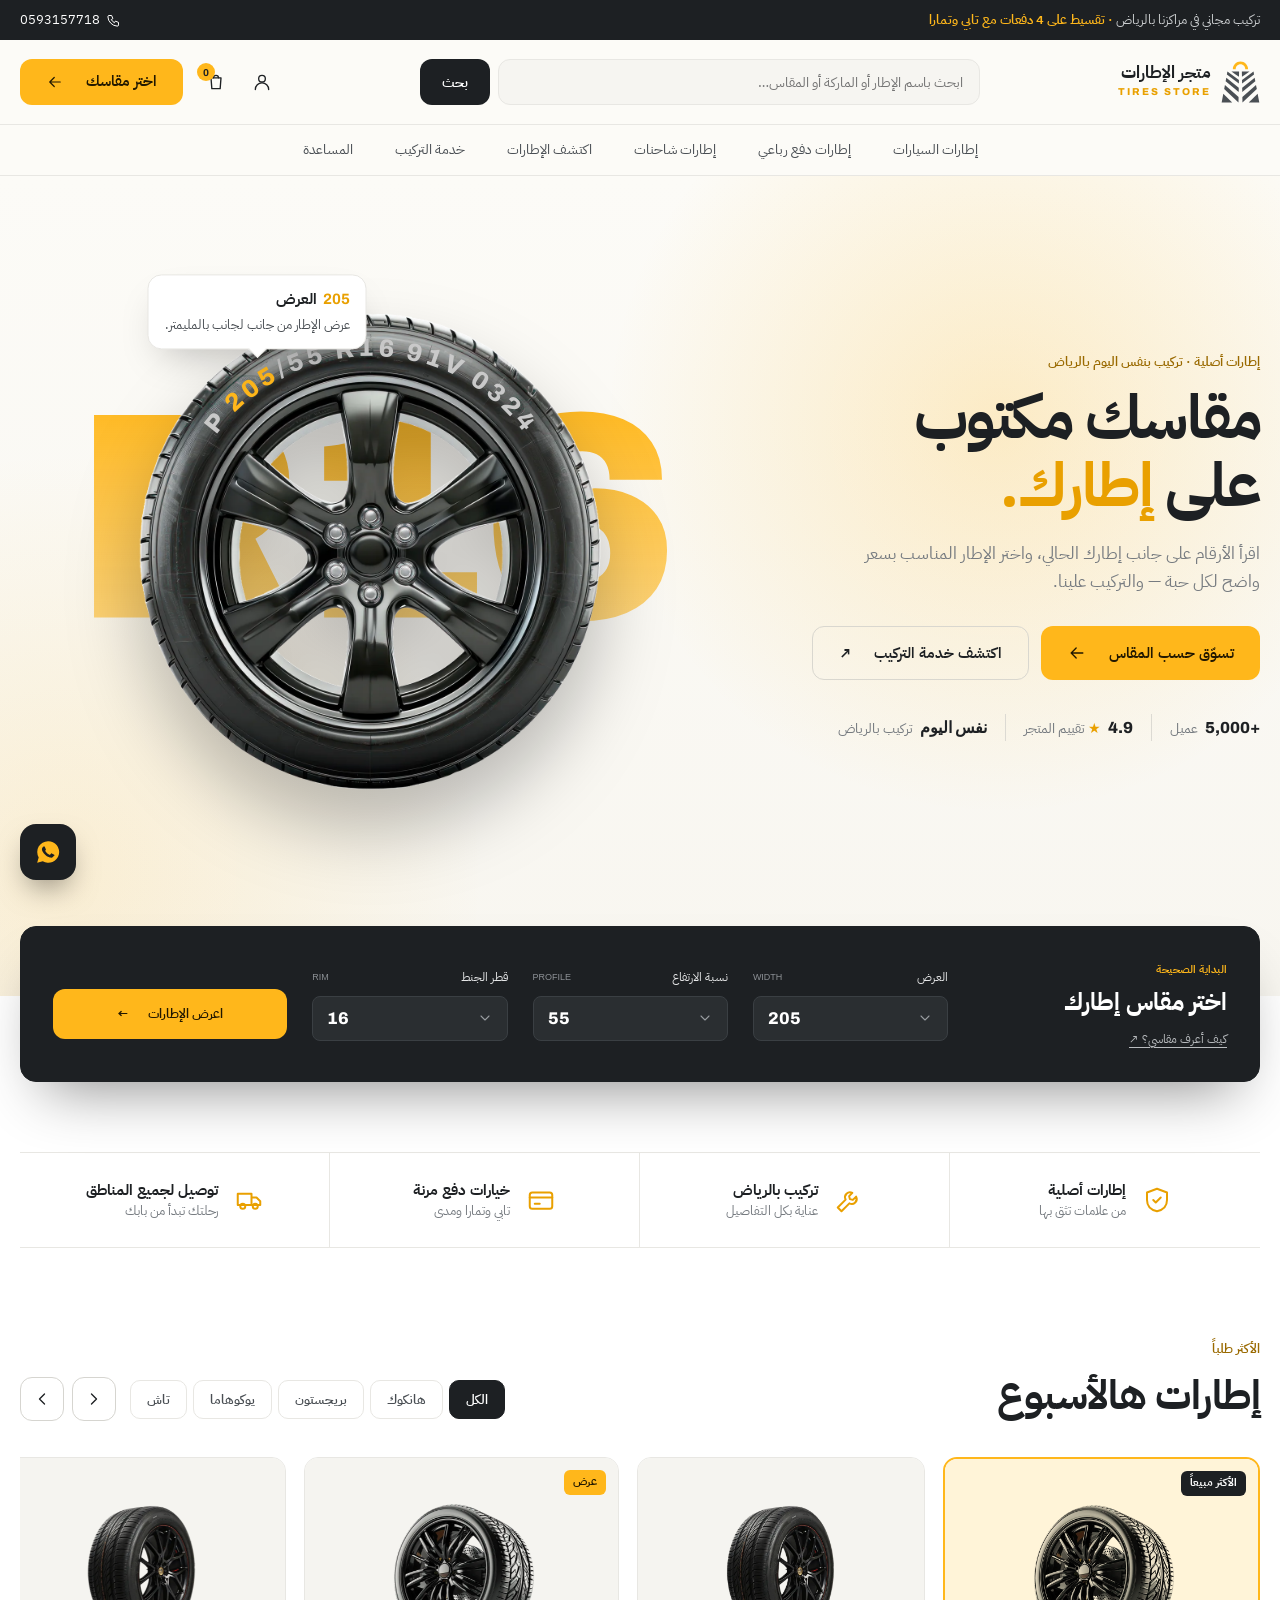
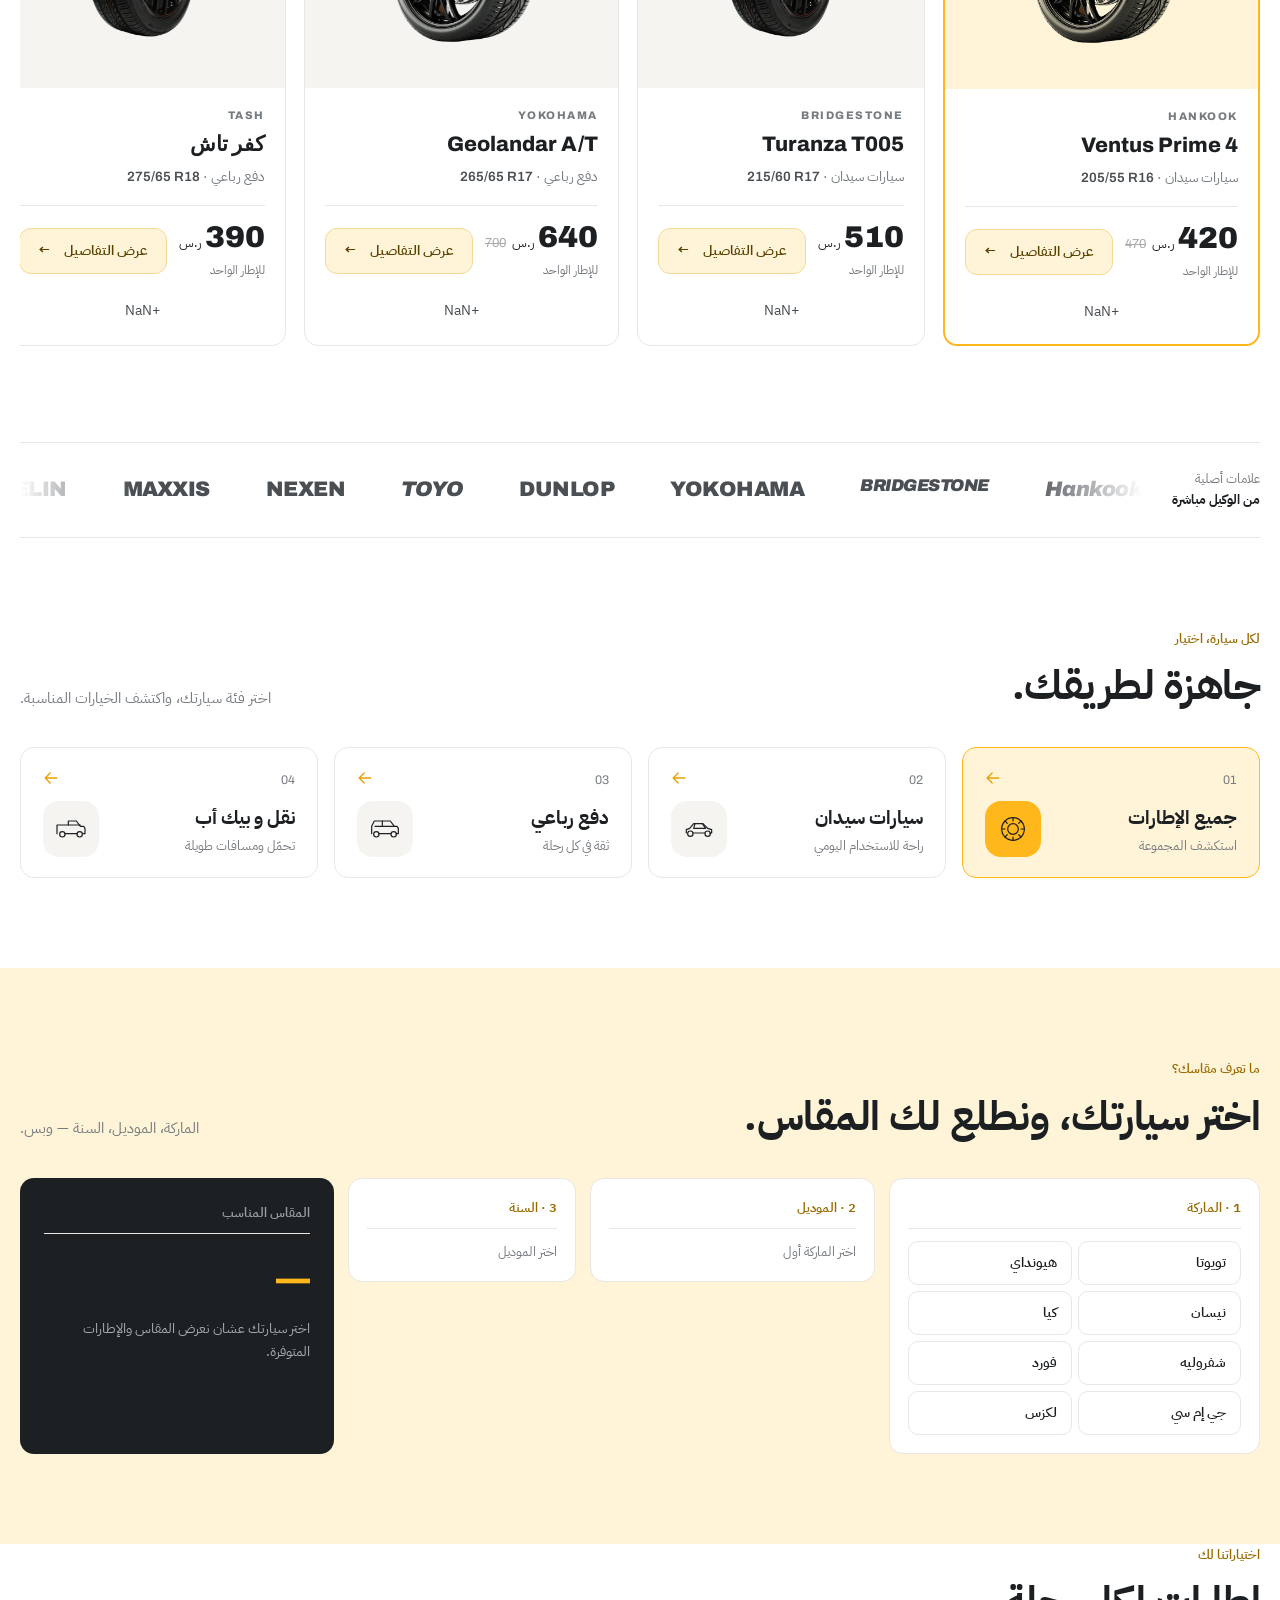
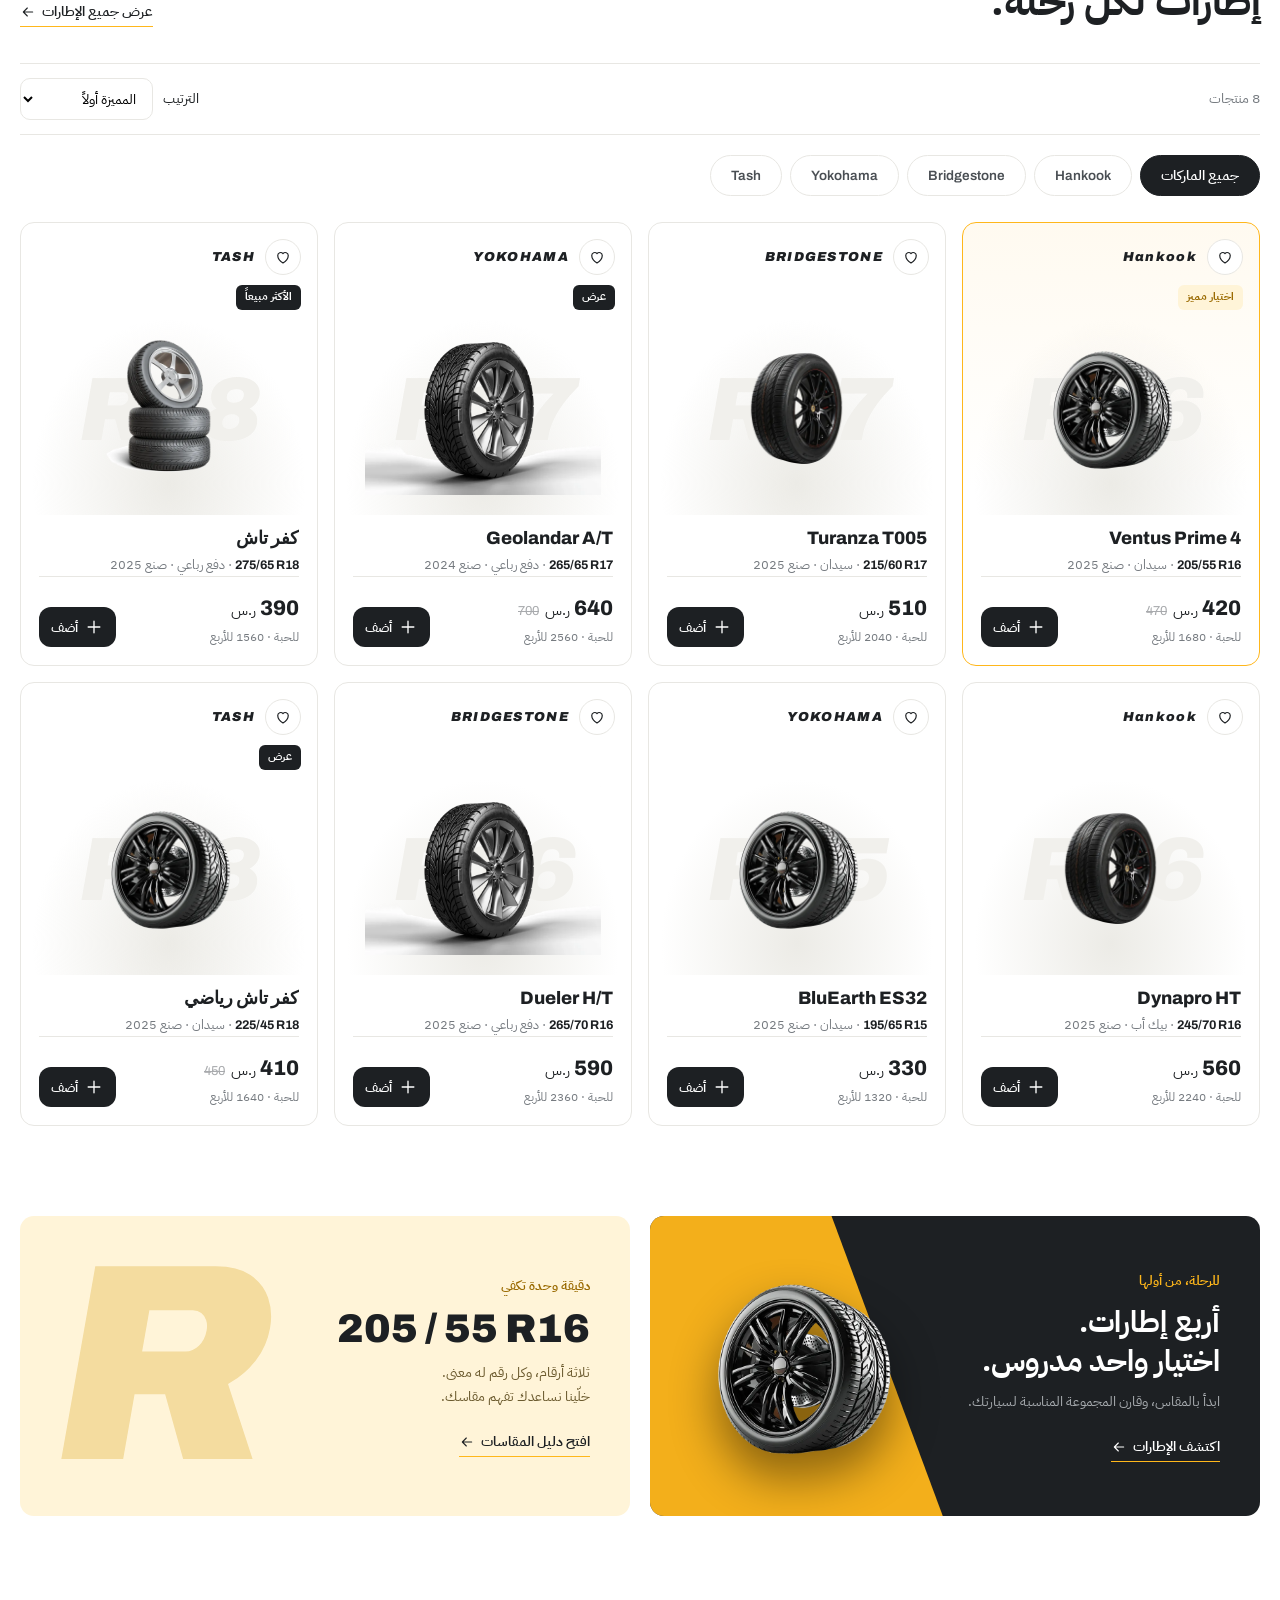
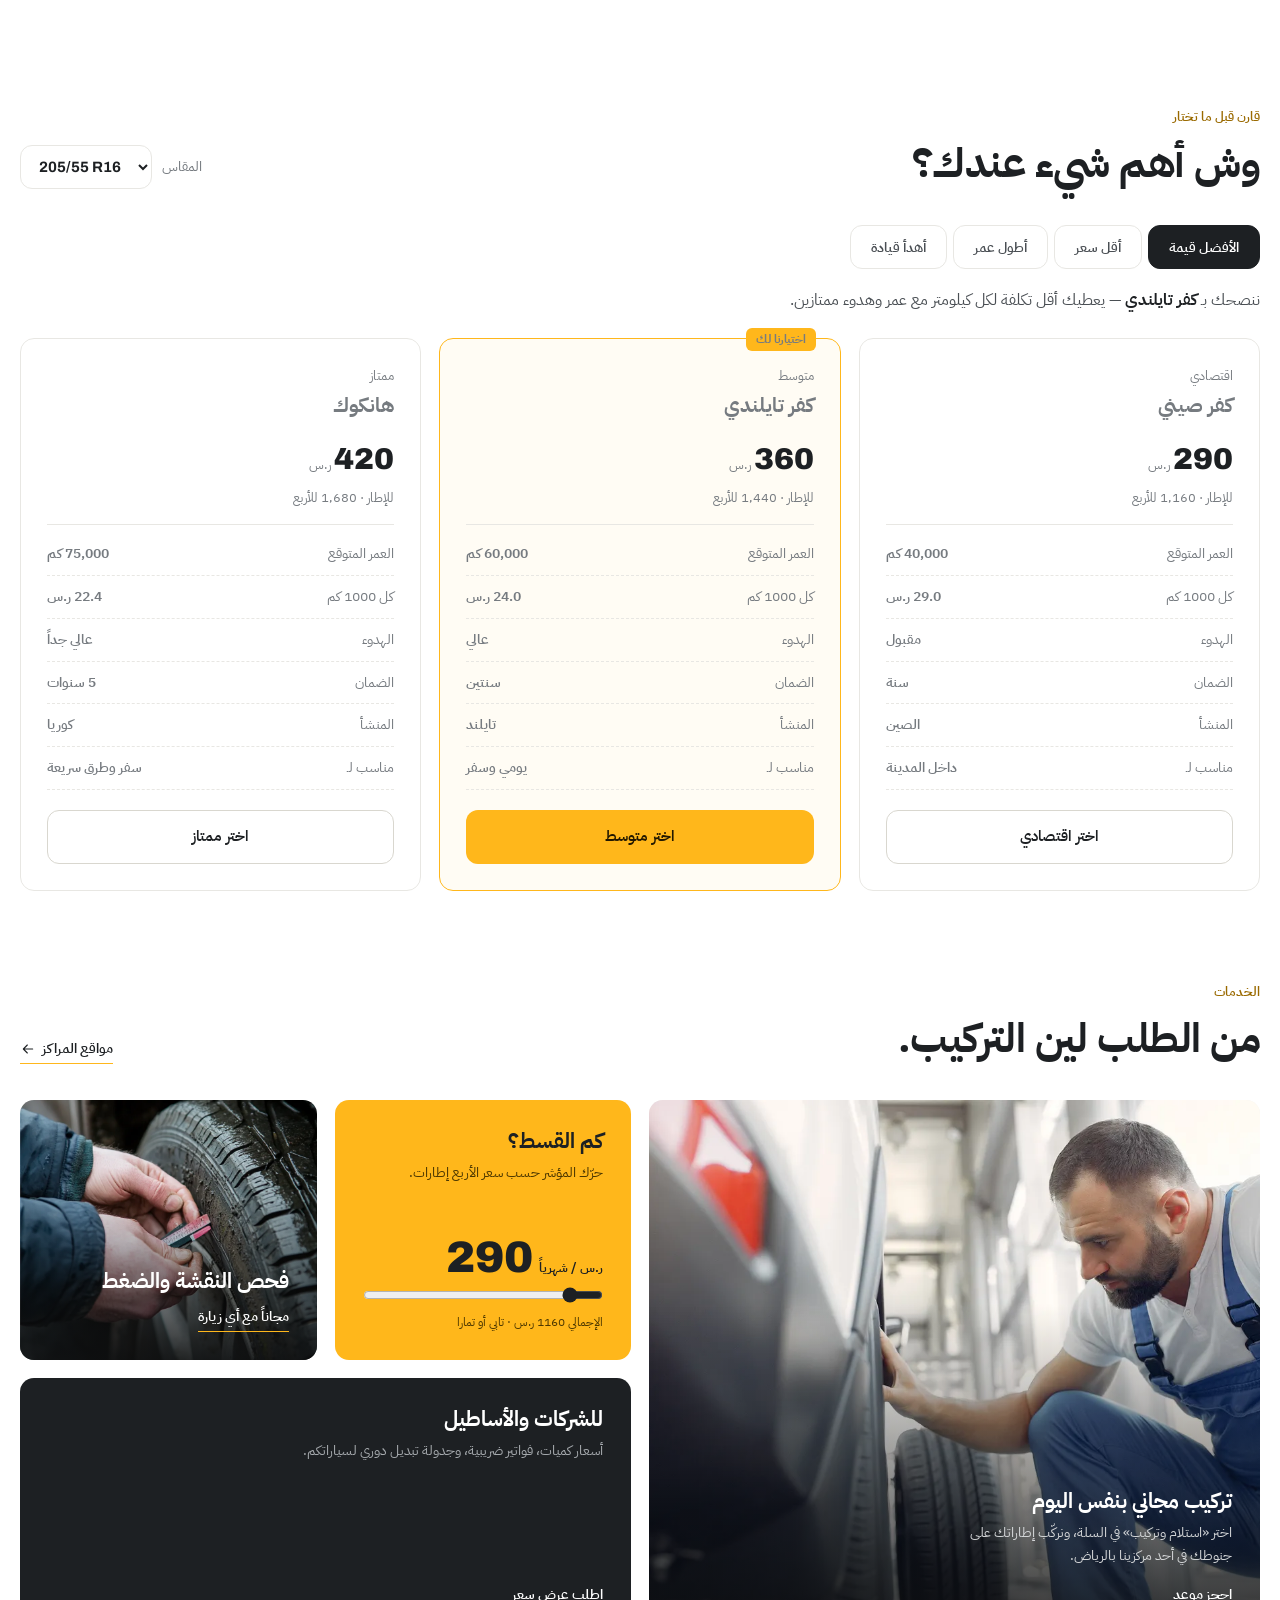
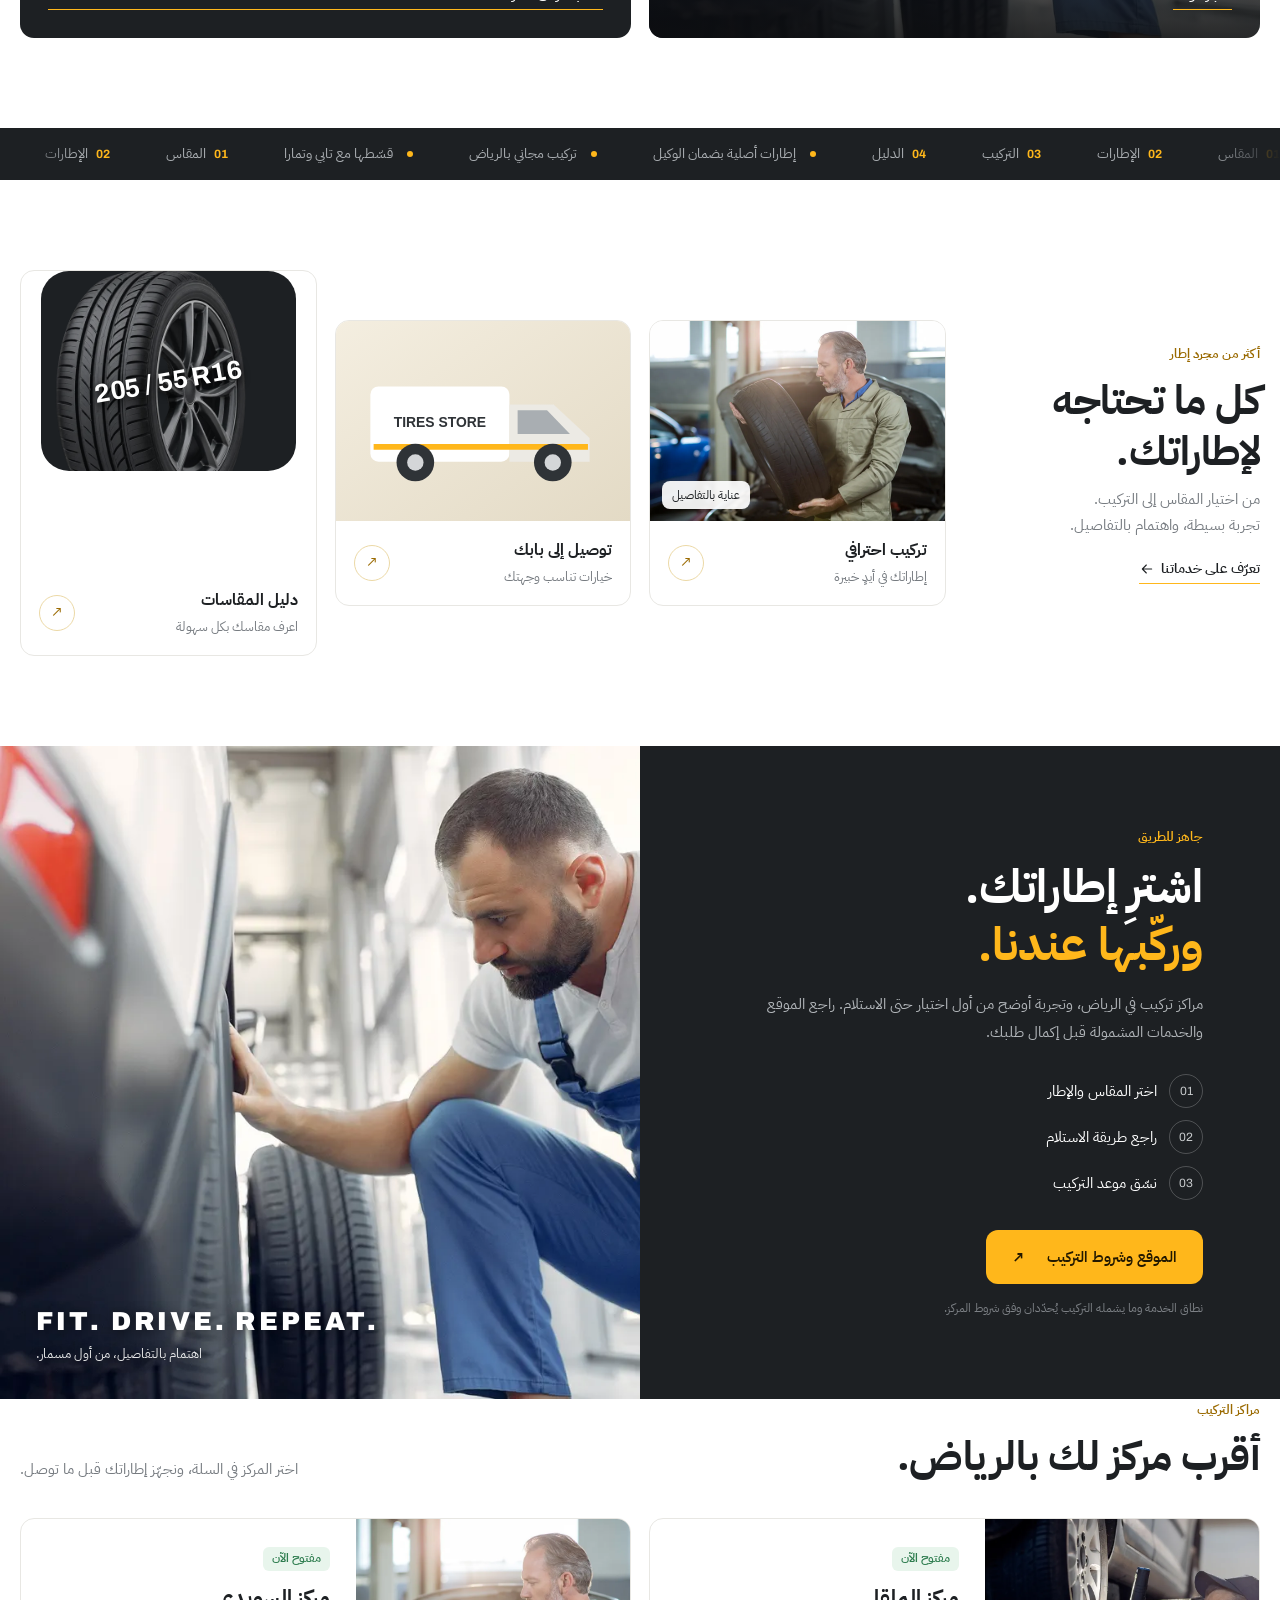
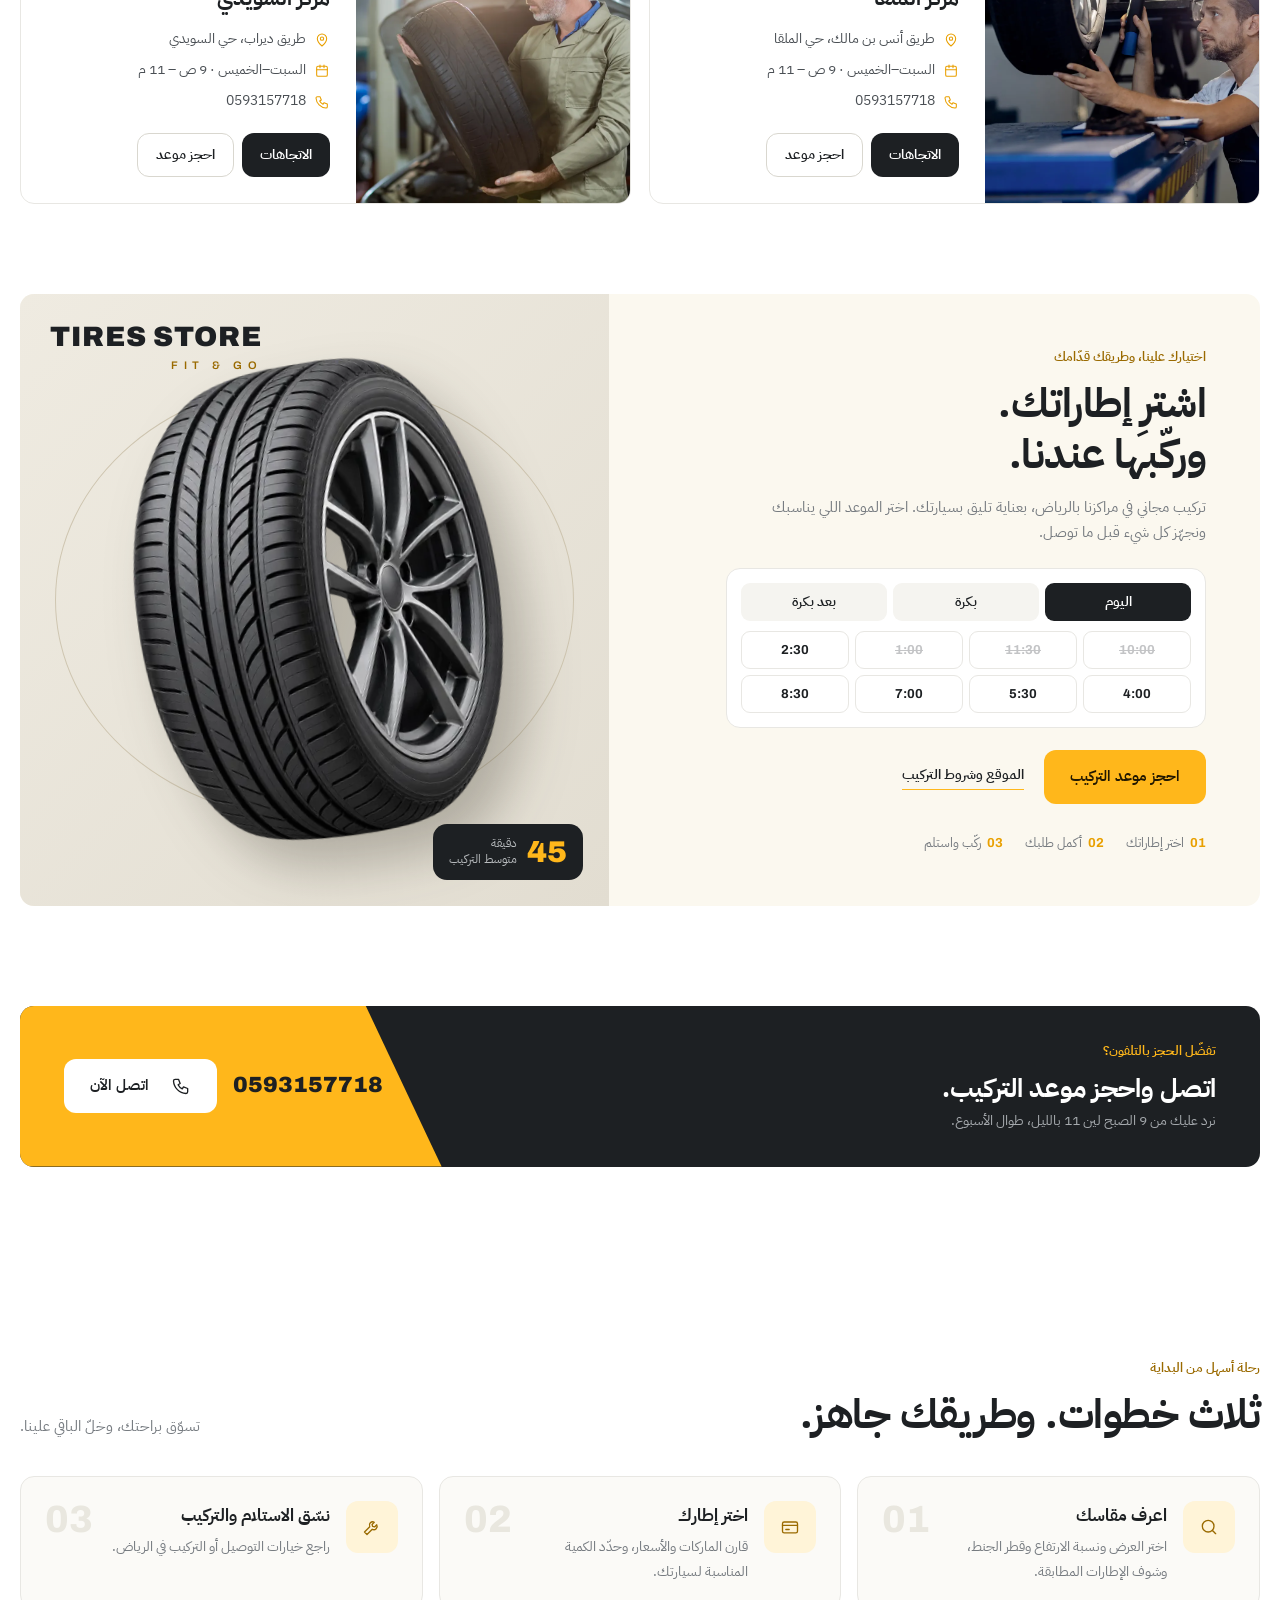
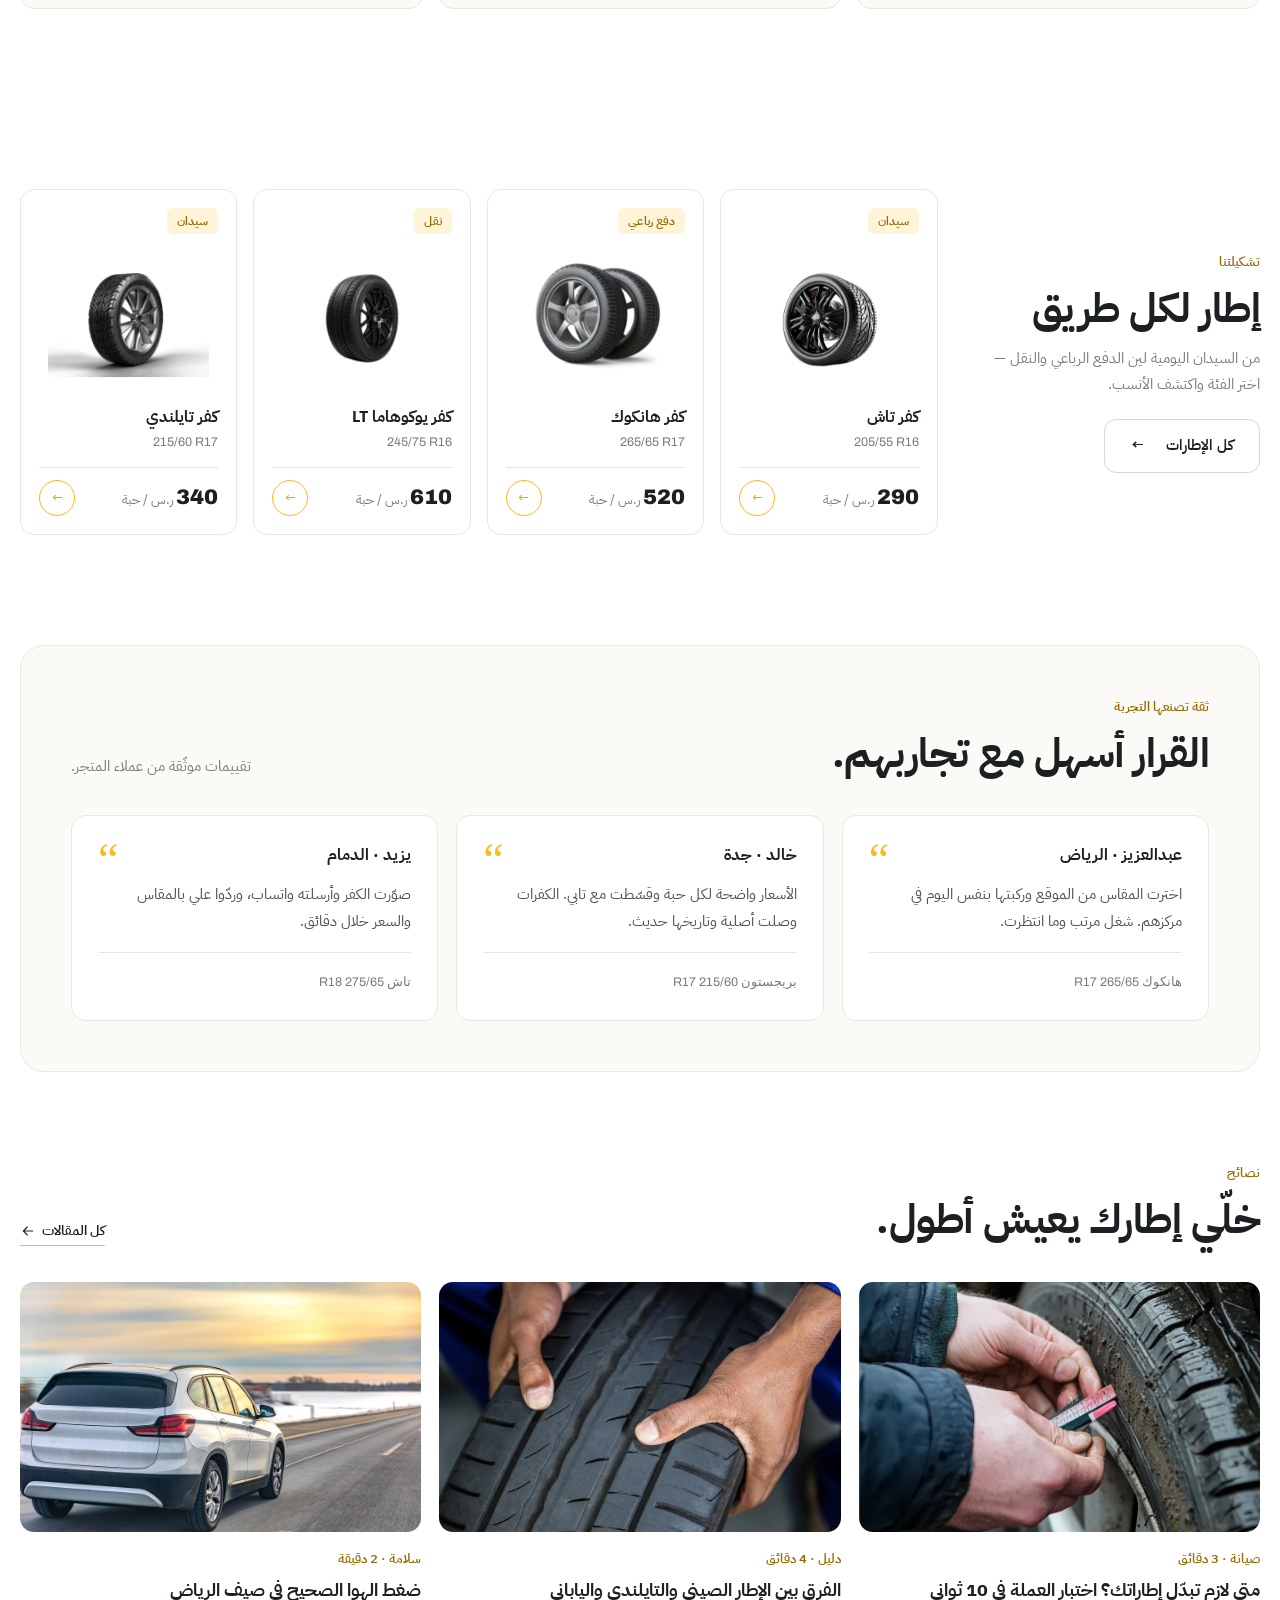
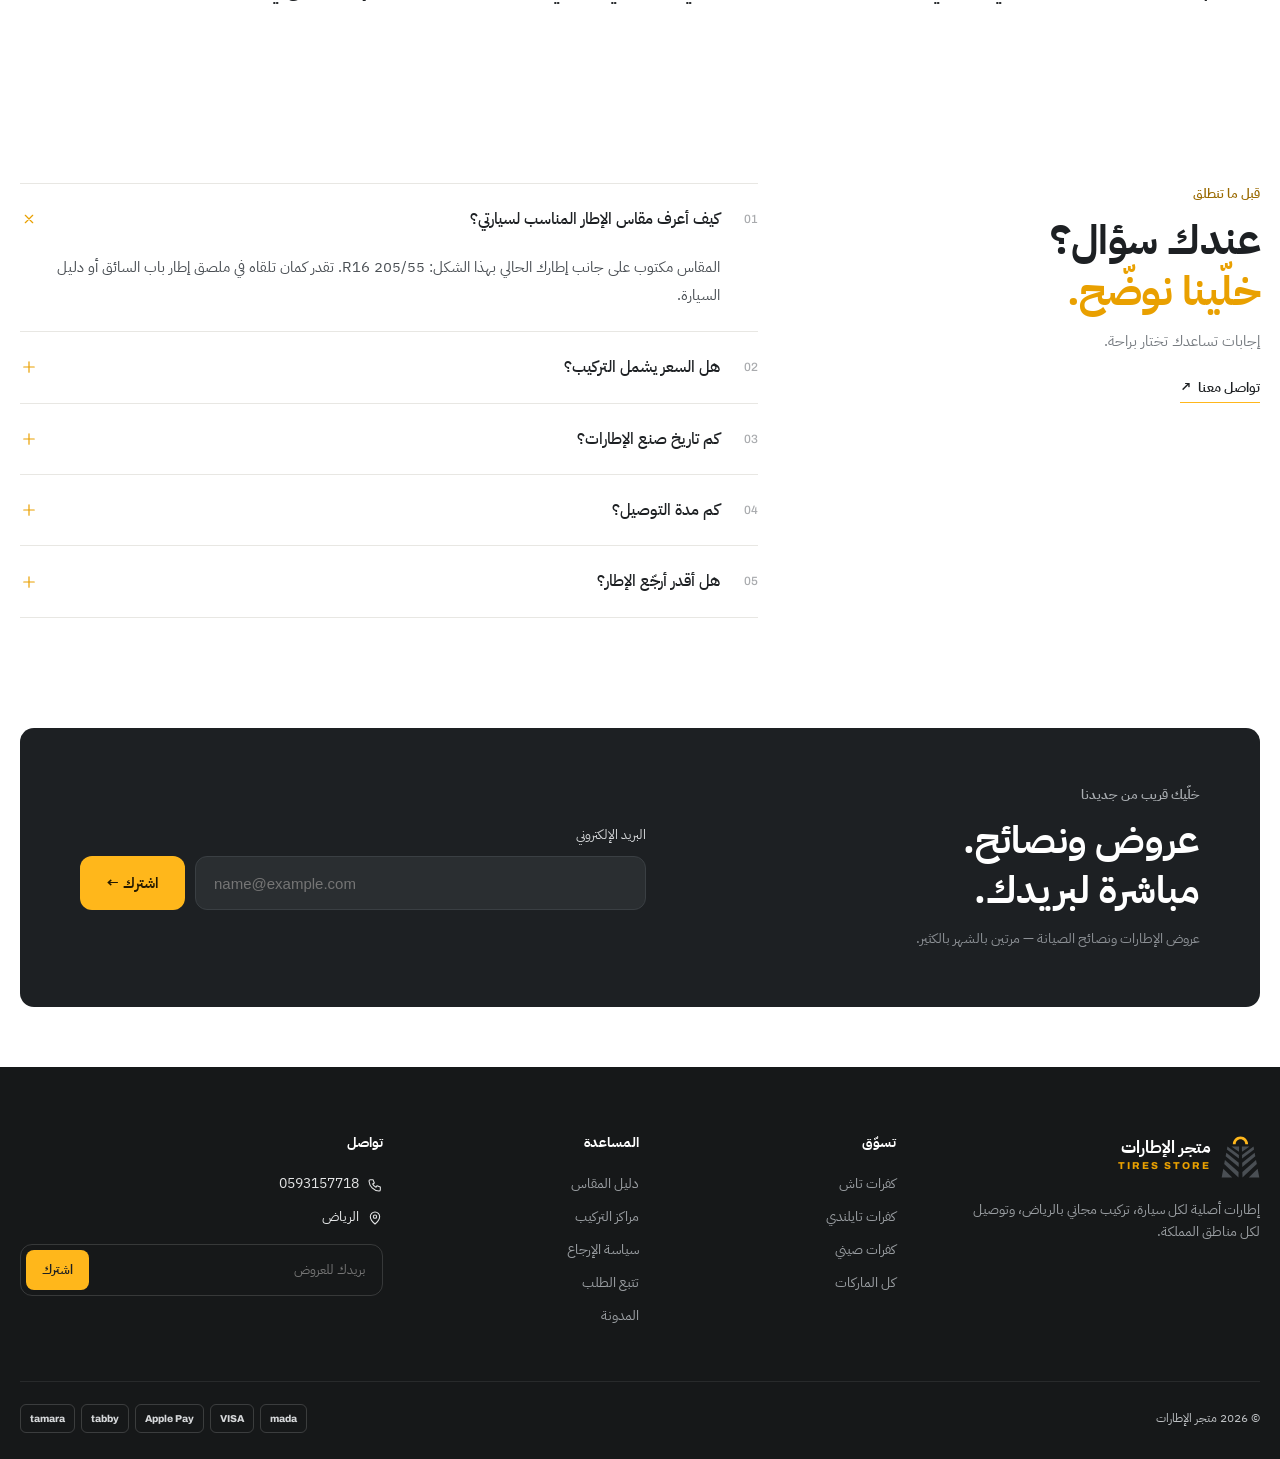
<file: index.html>
<!doctype html>
<html lang="ar" dir="rtl">
<head>
<meta charset="utf-8">
<meta name="viewport" content="width=device-width,initial-scale=1">
<title>متجر الإطارات — الصفحة الرئيسية (النسخة النهائية)</title>
<link rel="preconnect" href="https://fonts.googleapis.com">
<link href="https://fonts.googleapis.com/css2?family=IBM+Plex+Sans+Arabic:wght@400;500;600;700&family=Archivo:wght@700;800;900&display=swap" rel="stylesheet">
<link rel="stylesheet" href="assets/store.css">
<script src="assets/store.js"></script>
</head>
<body data-page="home">

<!-- icon sprite -->
<svg width="0" height="0" style="position:absolute" aria-hidden="true">
  <symbol id="i-search" viewBox="0 0 24 24"><circle cx="11" cy="11" r="7"/><path d="m20 20-3.5-3.5"/></symbol>
  <symbol id="i-user" viewBox="0 0 24 24"><circle cx="12" cy="8" r="4"/><path d="M4 21a8 8 0 0 1 16 0"/></symbol>
  <symbol id="i-bag" viewBox="0 0 24 24"><path d="M6 7h12l-1 13H7z"/><path d="M9 7a3 3 0 0 1 6 0"/></symbol>
  <symbol id="i-menu" viewBox="0 0 24 24"><path d="M4 7h16M4 12h16M4 17h10"/></symbol>
  <symbol id="i-arrow" viewBox="0 0 24 24"><path d="M19 12H5m6-6-6 6 6 6"/></symbol>
  <symbol id="i-next" viewBox="0 0 24 24"><path d="m15 6-6 6 6 6"/></symbol>
  <symbol id="i-prev" viewBox="0 0 24 24"><path d="m9 6 6 6-6 6"/></symbol>
  <symbol id="i-shield" viewBox="0 0 24 24"><path d="M12 3 4 6v6c0 5 3.5 8 8 9 4.5-1 8-4 8-9V6z"/><path d="m9 12 2 2 4-4"/></symbol>
  <symbol id="i-wrench" viewBox="0 0 24 24"><path d="M14.7 6.3a4 4 0 0 0-5.4 5.4L3 18l3 3 6.3-6.3a4 4 0 0 0 5.4-5.4l-2.6 2.6-2.4-.6-.6-2.4z"/></symbol>
  <symbol id="i-card" viewBox="0 0 24 24"><rect x="3" y="6" width="18" height="13" rx="2"/><path d="M3 10h18M7 15h4"/></symbol>
  <symbol id="i-truck" viewBox="0 0 24 24"><path d="M3 7h11v9H3zM14 10h4l3 3v3h-7"/><circle cx="7" cy="17" r="2"/><circle cx="17" cy="17" r="2"/></symbol>
  <symbol id="i-cal" viewBox="0 0 24 24"><rect x="4" y="5" width="16" height="15" rx="2"/><path d="M4 10h16M9 3v4M15 3v4"/></symbol>
  <symbol id="i-plus" viewBox="0 0 24 24"><path d="M12 5v14M5 12h14"/></symbol>
  <symbol id="i-pin" viewBox="0 0 24 24"><path d="M12 21s-7-6-7-11a7 7 0 0 1 14 0c0 5-7 11-7 11z"/><circle cx="12" cy="10" r="2.5"/></symbol>
  <symbol id="i-phone" viewBox="0 0 24 24"><path d="M5 4h4l2 5-2.5 1.5a11 11 0 0 0 5 5L15 13l5 2v4a2 2 0 0 1-2 2A16 16 0 0 1 3 6a2 2 0 0 1 2-2"/></symbol>
  <symbol id="i-home" viewBox="0 0 24 24"><path d="M3 11 12 4l9 7v9h-6v-6H9v6H3z"/></symbol>
  <symbol id="i-grid" viewBox="0 0 24 24"><rect x="4" y="4" width="7" height="7" rx="2"/><rect x="13" y="4" width="7" height="7" rx="2"/><rect x="4" y="13" width="7" height="7" rx="2"/><rect x="13" y="13" width="7" height="7" rx="2"/></symbol>
  <symbol id="i-down" viewBox="0 0 24 24"><path d="m6 9 6 6 6-6"/></symbol>
  <symbol id="i-heart" viewBox="0 0 24 24"><path d="M12 20s-7-4.4-7-10a4 4 0 0 1 7-2.6A4 4 0 0 1 19 10c0 5.6-7 10-7 10z"/></symbol>
  <symbol id="i-cat-all" viewBox="0 0 48 48"><circle cx="24" cy="24" r="17"/><circle cx="24" cy="24" r="8"/><path d="M24 7v5M24 36v5M7 24h5M36 24h5M12 12l3.5 3.5M32.5 32.5 36 36M36 12l-3.5 3.5M15.5 32.5 12 36"/></symbol>
  <symbol id="i-cat-sedan" viewBox="0 0 48 48"><path d="M5 30v-5l5-2 6-7h14l7 7 6 2v5h-3"/><path d="M15 30h18"/><circle cx="11" cy="31" r="4"/><circle cx="37" cy="31" r="4"/><path d="M18 16l-2 7h18l-5-7"/></symbol>
  <symbol id="i-cat-suv" viewBox="0 0 48 48"><path d="M4 31V20l4-8h24l6 8h4l2 3v8h-3"/><path d="M15 31h18"/><circle cx="11" cy="32" r="4"/><circle cx="37" cy="32" r="4"/><path d="M9 20h29M20 12v8"/></symbol>
  <symbol id="i-cat-truck" viewBox="0 0 48 48"><path d="M3 31V18h17V12h12l6 8h5l2 3v8h-3"/><path d="M15 31h18M20 18h18"/><circle cx="11" cy="32" r="4"/><circle cx="37" cy="32" r="4"/></symbol>
  <symbol id="i-tire" viewBox="0 0 24 24"><circle cx="12" cy="12" r="9"/><circle cx="12" cy="12" r="4"/></symbol>
</svg>

<!-- [component] top bar — fields: message, phone -->
<div class="topbar"><div class="wrap">
  <span>تركيب مجاني في مراكزنا بالرياض <b class="hide-m">· تقسيط على 4 دفعات مع تابي وتمارا</b></span>
  <a class="hide-m" href="tel:0593157718"><svg class="i" style="width:15px;height:15px"><use href="#i-phone"/></svg><span dir="ltr">0593157718</span></a>
</div></div>

<!-- [component] header — row 1: brand · search · tools + CTA / row 2: category nav -->
<header>
  <div class="wrap hrow">
    <button class="ic burger" aria-label="القائمة"><svg class="i"><use href="#i-menu"/></svg></button>
    <a class="brand" href="index.html"><img src="v2img/logo-mark.svg" alt=""><span><b>متجر الإطارات</b><small>TIRES STORE</small></span></a>
    <form class="hsearch" onsubmit="return false" role="search"><input placeholder="ابحث باسم الإطار أو الماركة أو المقاس…" aria-label="بحث"><button class="hs-btn" type="submit">بحث</button></form>
    <div class="tools">
      <a class="ic only-m" href="category.html" aria-label="بحث"><svg class="i"><use href="#i-search"/></svg></a>
      <a class="ic" href="account.html" aria-label="حسابي"><svg class="i"><use href="#i-user"/></svg></a>
      <a class="ic" href="cart.html" aria-label="السلة"><svg class="i"><use href="#i-bag"/></svg><i id="cartN">0</i></a>
      <a class="btn btn-gold hide-m" href="index.html#finder" style="height:46px;margin-inline-start:8px">اختر مقاسك <svg class="i" style="width:18px;height:18px"><use href="#i-arrow"/></svg></a>
    </div>
  </div>
  <nav class="hnav" aria-label="الأقسام"><div class="wrap"><a href="category.html?type=sedan">إطارات السيارات</a><a href="category.html?type=suv">إطارات دفع رباعي</a><a href="category.html?type=truck">إطارات شاحنات</a><a href="category.html" data-p="category">اكتشف الإطارات</a><a href="help.html#install" data-p="help">خدمة التركيب</a><a href="help.html#faq">المساعدة</a></div></nav>
</header>

<!-- [component] hero — fields: title, text, buttons, tire image, size code, giant text -->
<section class="hero">
  <div class="wrap">
    <div class="hero-copy">
      <span class="kicker">إطارات أصلية · تركيب بنفس اليوم بالرياض</span>
      <h1>مقاسك مكتوب<br>على <span>إطارك.</span></h1>
      <p class="lead">اقرأ الأرقام على جانب إطارك الحالي، واختر الإطار المناسب بسعر واضح لكل حبة — والتركيب علينا.</p>
      <div class="cta">
        <a class="btn btn-gold" href="#finder">تسوّق حسب المقاس <svg class="i"><use href="#i-arrow"/></svg></a>
        <a class="btn btn-line" href="help.html#install">اكتشف خدمة التركيب <span aria-hidden="true">↗</span></a>
      </div>
      <div class="proof"><span><b>+5,000</b> عميل</span><span><b>4.9</b> <em>★</em> تقييم المتجر</span><span><b>نفس اليوم</b> تركيب بالرياض</span></div>
    </div>
    <div class="stage">
      <div class="giant">R16</div>
      <div class="tire-box">
        <img src="v3img/hero-tire.webp" alt="إطار بجنط أسود">
        <svg viewBox="0 0 1000 1000" class="sw" id="sw">
          <defs><path id="arc" d="M 165 500 A 335 335 0 0 1 835 500"/></defs>
                    <text font-size="44"><textPath href="#arc" startOffset="50%" text-anchor="middle" id="tp"></textPath></text>
        </svg>
        <div class="pop" id="pop"><b id="popT"></b><span id="popX"></span></div>
      </div>
    </div>
  </div>
</section>

<!-- [component] size finder — KEEP AS IS -->
<div class="finder-band"><section class="wrap finder-wrap" id="finder">
  <form class="finder" id="ff">
    <div class="finder-title"><div><span class="eb">البداية الصحيحة</span><h2>اختر مقاس إطارك</h2></div><a id="how">كيف أعرف مقاسي؟ ↗</a></div>
    <div class="sel"><label>العرض <span>WIDTH</span></label><select id="w"></select></div>
    <div class="sel"><label>نسبة الارتفاع <span>PROFILE</span></label><select id="r"></select></div>
    <div class="sel"><label>قطر الجنط <span>RIM</span></label><select id="j"></select></div>
    <button class="go" type="submit">اعرض الإطارات <span>←</span></button>
  </form>

  </section></div>

<!-- [component] benefits strip — items: icon, title, text -->
<section class="wrap bstrip">
  <div><svg class="i"><use href="#i-shield"/></svg><p><b>إطارات أصلية</b>من علامات تثق بها</p></div>
  <div><svg class="i"><use href="#i-wrench"/></svg><p><b>تركيب بالرياض</b>عناية بكل التفاصيل</p></div>
  <div><svg class="i"><use href="#i-card"/></svg><p><b>خيارات دفع مرنة</b>تابي وتمارا ومدى</p></div>
  <div><svg class="i"><use href="#i-truck"/></svg><p><b>توصيل لجميع المناطق</b>رحلتك تبدأ من بابك</p></div>
</section>

<!-- [component] products — source: category / tabs by brand -->
<section class="sec" id="types">
  <div class="wrap">
    <div class="sec-head">
      <div><span class="kicker">الأكثر طلباً</span><h2 class="h2">إطارات هالأسبوع</h2></div>
      <div style="display:flex;gap:14px;align-items:center;flex-wrap:wrap">
        <div class="filters" id="filters"><button class="on">الكل</button><button>هانكوك</button><button>بريجستون</button><button>يوكوهاما</button><button>تاش</button></div>
        <div class="nav-btns"><button class="sq" id="sPrev" aria-label="السابق"><svg class="i"><use href="#i-prev"/></svg></button><button class="sq" id="sNext" aria-label="التالي"><svg class="i"><use href="#i-next"/></svg></button></div>
      </div>
    </div>
    <div class="slider" id="slider"></div>
  </div>
</section>

<!-- [component] brands — items: name/logo, link -->
<section class="wrap brands">
  <span>علامات أصلية<br><b>من الوكيل مباشرة</b></span>
  <div class="mq"><div class="mq-track"><a href="category.html?brand=هانكوك" style="font-style:italic">Hankook</a><a href="category.html?brand=بريجستون" style="font-style:italic;font-size:17px">BRIDGESTONE</a><a href="category.html?brand=يوكوهاما">YOKOHAMA</a><a href="brands.html">DUNLOP</a><a href="brands.html" style="font-style:italic">TOYO</a><a href="brands.html">NEXEN</a><a href="brands.html">MAXXIS</a><a href="brands.html">MICHELIN</a><a href="brands.html">PIRELLI</a></div></div>
</section>

<!-- [component] category cards — items: number, image, title, text, link, highlighted -->
<section class="sec cats" id="cats">
  <div class="wrap">
    <div class="sec-head"><div><span class="kicker">لكل سيارة، اختيار</span><h2 class="h2">جاهزة لطريقك.</h2></div><p class="lead">اختر فئة سيارتك، واكتشف الخيارات المناسبة.</p></div>
    <div class="catg">
      <a class="cat on" href="category.html"><span class="cn">01</span><span class="cic"><svg class="i"><use href="#i-cat-all"/></svg></span><b>جميع الإطارات</b><small>استكشف المجموعة</small><span class="ca"><svg class="i"><use href="#i-arrow"/></svg></span></a>
      <a class="cat" href="category.html"><span class="cn">02</span><span class="cic"><svg class="i"><use href="#i-cat-sedan"/></svg></span><b>سيارات سيدان</b><small>راحة للاستخدام اليومي</small><span class="ca"><svg class="i"><use href="#i-arrow"/></svg></span></a>
      <a class="cat" href="category.html"><span class="cn">03</span><span class="cic"><svg class="i"><use href="#i-cat-suv"/></svg></span><b>دفع رباعي</b><small>ثقة في كل رحلة</small><span class="ca"><svg class="i"><use href="#i-arrow"/></svg></span></a>
      <a class="cat" href="category.html"><span class="cn">04</span><span class="cic"><svg class="i"><use href="#i-cat-truck"/></svg></span><b>نقل و بيك أب</b><small>تحمّل ومسافات طويلة</small><span class="ca"><svg class="i"><use href="#i-arrow"/></svg></span></a>
    </div>
  </div>
</section>

<!-- [component] shop by car — data: makes > models > years > size -->
<section class="sec cars" id="cars">
  <div class="wrap">
    <div class="sec-head"><div><span class="kicker">ما تعرف مقاسك؟</span><h2 class="h2">اختر سيارتك، ونطلع لك المقاس.</h2></div><p class="lead">الماركة، الموديل، السنة — وبس.</p></div>
    <div class="car-ui">
      <div class="car-col"><span class="cstep">1 · الماركة</span><div class="makes" id="makes"></div></div>
      <div class="car-col"><span class="cstep">2 · الموديل</span><div class="list" id="models"><p class="hint">اختر الماركة أول</p></div></div>
      <div class="car-col"><span class="cstep">3 · السنة</span><div class="list" id="years"><p class="hint">اختر الموديل</p></div></div>
      <div class="car-out" id="carOut"><span class="cstep" style="color:#9a9ea2">المقاس المناسب</span><div class="cres">—</div><p>اختر سيارتك عشان نعرض المقاس والإطارات المتوفرة.</p></div>
    </div>
  </div>
</section>

<!-- [component] product grid — source: category, brand filters, sort -->
<section class="sec" id="catalog" style="padding-top:0">
  <div class="wrap">
    <div class="sec-head">
      <div><span class="kicker">اختياراتنا لك</span><h2 class="h2">إطارات لكل رحلة.</h2></div>
      <a class="link" href="category.html">عرض جميع الإطارات <svg class="i" style="width:16px;height:16px"><use href="#i-arrow"/></svg></a>
    </div>
    <div class="ptool"><span id="ccount">8 منتجات</span><label>الترتيب <select id="csort"><option value="feat">المميزة أولاً</option><option value="pop">الأكثر مبيعاً</option><option value="low">السعر: الأقل أولاً</option><option value="high">السعر: الأعلى أولاً</option></select></label></div>
    <div class="cfilters" id="cfilters"><button type="button" class="on" data-f="الكل">جميع الماركات</button><button type="button" data-f="هانكوك">Hankook</button><button type="button" data-f="بريجستون">Bridgestone</button><button type="button" data-f="يوكوهاما">Yokohama</button><button type="button" data-f="تاش">Tash</button></div>
    <div class="cgrid" id="cgrid"></div>
  </div>
</section>

<!-- [component] double banner — two cards: title, text, image/ghost text, link -->
<section class="wrap dbl">
  <a class="dcard dark" href="category.html">
    <div class="dtxt"><span class="kicker" style="color:var(--gold)">للرحلة، من أولها</span><h3>أربع إطارات.<br>اختيار واحد مدروس.</h3><p>ابدأ بالمقاس، وقارن المجموعة المناسبة لسيارتك.</p><span class="link" style="color:#fff">اكتشف الإطارات <svg class="i" style="width:16px;height:16px"><use href="#i-arrow"/></svg></span></div>
    <div class="dart"><span class="dslab"></span><img src="v3img/tire-a.webp" alt=""></div>
  </a>
  <a class="dcard light" href="#finder">
    <span class="dghost">R</span>
    <div class="dtxt"><span class="kicker">دقيقة وحدة تكفي</span><div class="dsize" dir="ltr">205 / 55 R16</div><p>ثلاثة أرقام، وكل رقم له معنى.<br>خلّينا نساعدك تفهم مقاسك.</p><span class="link">افتح دليل المقاسات <svg class="i" style="width:16px;height:16px"><use href="#i-arrow"/></svg></span></div>
  </a>
</section>

<!-- [component] tire picker — priority toggle × 3 tiers -->
<section class="sec" id="compare">
  <div class="wrap">
    <div class="sec-head"><div><span class="kicker">قارن قبل ما تختار</span><h2 class="h2">وش أهم شيء عندك؟</h2></div>
      <label class="cmp-pick">المقاس <select id="pkSize"><option>205/55 R16</option><option>215/60 R17</option><option>225/45 R18</option><option>265/65 R17</option><option>275/65 R18</option></select></label></div>
    <div class="prio" id="prio" role="tablist"><button type="button" class="on" data-p="value">الأفضل قيمة</button><button type="button" data-p="price">أقل سعر</button><button type="button" data-p="life">أطول عمر</button><button type="button" data-p="quiet">أهدأ قيادة</button></div>
    <p class="verdict" id="verdict"></p>
    <div class="tiers" id="tiers"></div>
  </div>
</section>

<!-- [component] services bento -->
<section class="sec" id="bento" style="padding-top:0">
  <div class="wrap">
    <div class="sec-head"><div><span class="kicker">الخدمات</span><h2 class="h2">من الطلب لين التركيب.</h2></div><a class="link" href="help.html#centers">مواقع المراكز <svg class="i" style="width:16px;height:16px"><use href="#i-arrow"/></svg></a></div>
    <div class="bento">
      <a class="tile photo t-install" href="help.html#install"><img src="v3img/mechanic-check.webp" alt=""><div class="in"><h3>تركيب مجاني بنفس اليوم</h3><p>اختر «استلام وتركيب» في السلة، ونركّب إطاراتك على جنوطك في أحد مركزينا بالرياض.</p><span class="link" style="margin-top:16px">احجز موعد</span></div></a>
      <div class="tile t-calc"><div><h3>كم القسط؟</h3><p>حرّك المؤشر حسب سعر الأربع إطارات.</p></div><div><div class="calc-n"><span id="inst">290</span><small>ر.س / شهرياً</small></div><input type="range" min="800" max="4000" step="40" value="1160" id="range" aria-label="إجمالي السعر"><div class="fine">الإجمالي <span id="tot">1160</span> ر.س · تابي أو تمارا</div></div></div>
      <a class="tile photo" href="help.html#install"><img src="v3img/tread-depth.webp" alt=""><div class="in"><h3>فحص النقشة والضغط</h3><span class="link" style="margin-top:10px">مجاناً مع أي زيارة</span></div></a>
      <a class="tile t-fleet" href="https://wa.me/966593157718"><div><h3>للشركات والأساطيل</h3><p>أسعار كميات، فواتير ضريبية، وجدولة تبديل دوري لسياراتكم.</p></div><span class="link">اطلب عرض سعر</span></a>
    </div>
  </div>
</section>

<!-- [component] moving ticker — items: number, text, link -->
<nav class="secbar" aria-label="أقسام المتجر"><div class="tk"><div class="tk-track" id="tkTrack">
  <a href="#finder"><b>01</b>المقاس</a><a href="category.html"><b>02</b>الإطارات</a><a href="#fit"><b>03</b>التركيب</a><a href="#faq"><b>04</b>الدليل</a>
  <span>إطارات أصلية بضمان الوكيل</span><span>تركيب مجاني بالرياض</span><span>قسّطها مع تابي وتمارا</span>
</div></div></nav>

<!-- [component] services row — intro + 3 image cards (title, text, image, link) -->
<section class="sec" id="services">
  <div class="wrap svc">
    <div class="svc-intro"><span class="kicker">أكثر من مجرد إطار</span><h2 class="h2">كل ما تحتاجه<br>لإطاراتك.</h2><p class="lead">من اختيار المقاس إلى التركيب.<br>تجربة بسيطة، واهتمام بالتفاصيل.</p><a class="link" href="#fit">تعرّف على خدماتنا <svg class="i" style="width:16px;height:16px"><use href="#i-arrow"/></svg></a></div>
    <a class="svc-card" href="#fit"><div class="svc-art"><img src="v3img/mechanic-tyre.webp" alt="فني يركّب إطار"><span class="svc-tag">عناية بالتفاصيل</span></div><div class="svc-cap"><div><b>تركيب احترافي</b><small>إطاراتك في أيدٍ خبيرة</small></div><span class="rnd-arr">↗</span></div></a>
    <a class="svc-card" href="#faq"><div class="svc-art truck"><svg viewBox="0 0 360 200" aria-hidden="true"><rect x="42" y="58" width="170" height="92" rx="10" fill="#fff"/><path d="M212 80h54l44 41v29h-98Z" fill="#eceae4"/><path d="M222 87h36l28 29h-64Z" fill="#a9aeb2"/><path d="M46 132h262" stroke="#ffb71b" stroke-width="7"/><circle cx="97" cy="151" r="23" fill="#2f3337"/><circle cx="97" cy="151" r="10" fill="#d4d6d8"/><circle cx="265" cy="151" r="23" fill="#2f3337"/><circle cx="265" cy="151" r="10" fill="#d4d6d8"/><text x="127" y="108" font-size="17" text-anchor="middle" fill="#2f3337" font-weight="700" font-family="Arial">TIRES STORE</text></svg></div><div class="svc-cap"><div><b>توصيل إلى بابك</b><small>خيارات تناسب وجهتك</small></div><span class="rnd-arr">↗</span></div></a>
    <a class="svc-card" href="#finder"><div class="svc-art guide"><img src="v2img/madar-tire.webp" alt=""><b dir="ltr">205 / 55 R16</b></div><div class="svc-cap"><div><b>دليل المقاسات</b><small>اعرف مقاسك بكل سهولة</small></div><span class="rnd-arr">↗</span></div></a>
  </div>
</section>

<!-- [component] install banner (dark split) — image, caption, title, items, button -->
<section class="fitd" id="fit">
  <div class="fitd-img"><img src="v3img/mechanic-check.webp" alt="فني متخصص يركّب إطار السيارة"><div class="fitd-cap"><span>FIT. DRIVE. REPEAT.</span><small>اهتمام بالتفاصيل، من أول مسمار.</small></div></div>
  <div class="fitd-copy">
    <span class="kicker">جاهز للطريق</span>
    <h2>اشترِ إطاراتك.<br><em>وركّبها عندنا.</em></h2>
    <p>مراكز تركيب في الرياض، وتجربة أوضح من أول اختيار حتى الاستلام. راجع الموقع والخدمات المشمولة قبل إكمال طلبك.</p>
    <ol><li><span>01</span>اختر المقاس والإطار</li><li><span>02</span>راجع طريقة الاستلام</li><li><span>03</span>نسّق موعد التركيب</li></ol>
    <a class="btn btn-gold" href="#centers">الموقع وشروط التركيب <span aria-hidden="true">↗</span></a>
    <small class="fine">نطاق الخدمة وما يشمله التركيب يُحدّدان وفق شروط المركز.</small>
  </div>
</section>

<!-- [component] install centers — items: name, district, hours, phone, map link, image -->
<section class="sec" id="centers" style="padding-top:0">
  <div class="wrap">
    <div class="sec-head"><div><span class="kicker">مراكز التركيب</span><h2 class="h2">أقرب مركز لك بالرياض.</h2></div><p class="lead">اختر المركز في السلة، ونجهّز إطاراتك قبل ما توصل.</p></div>
    <div class="centers">
      <article class="center"><img src="v3img/inspect.webp" alt=""><div class="cin"><span class="tag-open">مفتوح الآن</span><h3>مركز الملقا</h3><ul><li><svg class="i"><use href="#i-pin"/></svg>طريق أنس بن مالك، حي الملقا</li><li><svg class="i"><use href="#i-cal"/></svg>السبت–الخميس · 9 ص – 11 م</li><li><svg class="i"><use href="#i-phone"/></svg><span dir="ltr">0593157718</span></li></ul><div class="cbtns"><a class="btn btn-dark" href="https://maps.google.com/?q=Riyadh" target="_blank" rel="noopener">الاتجاهات</a><a class="btn btn-line" href="#book">احجز موعد</a></div></div></article>
      <article class="center"><img src="v3img/mechanic-tyre.webp" alt=""><div class="cin"><span class="tag-open">مفتوح الآن</span><h3>مركز السويدي</h3><ul><li><svg class="i"><use href="#i-pin"/></svg>طريق ديراب، حي السويدي</li><li><svg class="i"><use href="#i-cal"/></svg>السبت–الخميس · 9 ص – 11 م</li><li><svg class="i"><use href="#i-phone"/></svg><span dir="ltr">0593157718</span></li></ul><div class="cbtns"><a class="btn btn-dark" href="https://maps.google.com/?q=Riyadh" target="_blank" rel="noopener">الاتجاهات</a><a class="btn btn-line" href="#book">احجز موعد</a></div></div></article>
    </div>
  </div>
</section>

<!-- [component] install banner — fields: label, title, text, image, slots, steps -->
<section class="wrap fit" id="book">
  <div class="fit-copy">
    <span class="kicker">اختيارك علينا، وطريقك قدّامك</span>
    <h2 class="h2">اشترِ إطاراتك.<br>وركّبها عندنا.</h2>
    <p class="lead">تركيب مجاني في مراكزنا بالرياض، بعناية تليق بسيارتك. اختر الموعد اللي يناسبك ونجهّز كل شيء قبل ما توصل.</p>
    <div class="slots">
      <div class="days" id="days"><button type="button" class="on">اليوم</button><button type="button">بكرة</button><button type="button">بعد بكرة</button></div>
      <div class="times" id="times"></div>
    </div>
    <div class="fit-cta"><a class="btn btn-gold" href="#centers" id="fitGo">احجز موعد التركيب</a><a class="link" href="#centers">الموقع وشروط التركيب</a></div>
    <ol class="fit-steps"><li><b>01</b>اختر إطاراتك</li><li><b>02</b>أكمل طلبك</li><li><b>03</b>ركّب واستلم</li></ol>
  </div>
  <div class="fit-art">
    <div class="fit-label">TIRES STORE<span>FIT &amp; GO</span></div>
    <span class="fit-ring"></span>
    <img src="v2img/madar-tire.webp" alt="إطار جاهز للتركيب">
    <div class="fit-badge"><b>45</b><small>دقيقة<br>متوسط التركيب</small></div>
  </div>
</section>

<!-- [component] call strip — fields: kicker, title, phone, button -->
<section class="wrap callbar">
  <div class="cb-txt"><span class="kicker">تفضّل الحجز بالتلفون؟</span><h2>اتصل واحجز موعد التركيب.</h2><p>نرد عليك من 9 الصبح لين 11 بالليل، طوال الأسبوع.</p></div>
  <div class="cb-act"><a class="cb-phone" href="tel:0593157718" dir="ltr">0593157718</a><a class="btn btn-white" href="tel:0593157718"><svg class="i"><use href="#i-phone"/></svg> اتصل الآن</a></div>
</section>

<!-- [component] steps (compact) — items: icon, title, text -->
<section class="sec" id="steps">
  <div class="wrap">
    <div class="sec-head"><div><span class="kicker">رحلة أسهل من البداية</span><h2 class="h2">ثلاث خطوات. وطريقك جاهز.</h2></div><p class="lead">تسوّق براحتك، وخلّ الباقي علينا.</p></div>
    <div class="s3">
      <div><span class="s3i"><svg class="i"><use href="#i-search"/></svg></span><p><b>اعرف مقاسك</b>اختر العرض ونسبة الارتفاع وقطر الجنط، وشوف الإطارات المطابقة.</p><em>01</em></div>
      <div><span class="s3i"><svg class="i"><use href="#i-card"/></svg></span><p><b>اختر إطارك</b>قارن الماركات والأسعار، وحدّد الكمية المناسبة لسيارتك.</p><em>02</em></div>
      <div><span class="s3i"><svg class="i"><use href="#i-wrench"/></svg></span><p><b>نسّق الاستلام والتركيب</b>راجع خيارات التوصيل أو التركيب في الرياض.</p><em>03</em></div>
    </div>
  </div>
</section>

<!-- [component] lineup — intro + 4 compact product cards (type, image, name, size, price) -->
<section class="sec" id="lineup">
  <div class="wrap lineup">
    <div class="lu-intro"><span class="kicker">تشكيلتنا</span><h2 class="h2">إطار لكل طريق</h2><p class="lead">من السيدان اليومية لين الدفع الرباعي والنقل — اختر الفئة واكتشف الأنسب.</p><a class="btn btn-line" href="category.html">كل الإطارات <span aria-hidden="true">←</span></a></div>
    <div class="lu-cards">
      <a class="lu" href="category.html"><span class="lu-t">سيدان</span><div class="lu-img"><img src="v3img/tire-a.webp" alt=""></div><b>كفر تاش</b><small dir="ltr">205/55 R16</small><div class="lu-f"><span><b>290</b> ر.س / حبة</span><i>←</i></div></a>
      <a class="lu" href="category.html"><span class="lu-t">دفع رباعي</span><div class="lu-img"><img src="v3img/tire-pair.webp" alt=""></div><b>كفر هانكوك</b><small dir="ltr">265/65 R17</small><div class="lu-f"><span><b>520</b> ر.س / حبة</span><i>←</i></div></a>
      <a class="lu" href="category.html"><span class="lu-t">نقل</span><div class="lu-img"><img src="v3img/tire-c.webp" alt=""></div><b>كفر يوكوهاما LT</b><small dir="ltr">245/75 R16</small><div class="lu-f"><span><b>610</b> ر.س / حبة</span><i>←</i></div></a>
      <a class="lu" href="category.html"><span class="lu-t">سيدان</span><div class="lu-img"><img src="v3img/tire-b.webp" alt=""></div><b>كفر تايلندي</b><small dir="ltr">215/60 R17</small><div class="lu-f"><span><b>340</b> ر.س / حبة</span><i>←</i></div></a>
    </div>
  </div>
</section>

<!-- [component] reviews (panel) — source: store reviews -->
<section class="wrap rpanel" id="reviews">
  <div class="sec-head"><div><span class="kicker">ثقة تصنعها التجربة</span><h2 class="h2">القرار أسهل مع تجاربهم.</h2></div><p class="lead">تقييمات موثّقة من عملاء المتجر.</p></div>
  <div class="rp3">
    <div><span class="q">“</span><b>عبدالعزيز · الرياض</b><p>اخترت المقاس من الموقع وركبتها بنفس اليوم في مركزهم. شغل مرتب وما انتظرت.</p><small>هانكوك 265/65 R17</small></div>
    <div><span class="q">“</span><b>خالد · جدة</b><p>الأسعار واضحة لكل حبة وقسّطت مع تابي. الكفرات وصلت أصلية وتاريخها حديث.</p><small>بريجستون 215/60 R17</small></div>
    <div><span class="q">“</span><b>يزيد · الدمام</b><p>صوّرت الكفر وأرسلته واتساب، وردّوا علي بالمقاس والسعر خلال دقائق.</p><small>تاش 275/65 R18</small></div>
  </div>
</section>

<!-- [component] tips / blog — source: blog posts -->
<section class="sec" id="tips" style="padding-top:0">
  <div class="wrap">
    <div class="sec-head"><div><span class="kicker">نصائح</span><h2 class="h2">خلّي إطارك يعيش أطول.</h2></div><a class="link" href="blog.html">كل المقالات <svg class="i" style="width:16px;height:16px"><use href="#i-arrow"/></svg></a></div>
    <div class="tips">
      <a class="tip" href="article.html"><div class="ti"><img src="v3img/tread-depth.webp" alt=""></div><small>صيانة · 3 دقائق</small><h3>متى لازم تبدّل إطاراتك؟ اختبار العملة في 10 ثواني</h3></a>
      <a class="tip" href="article.html"><div class="ti"><img src="v3img/hands-tyre.webp" alt=""></div><small>دليل · 4 دقائق</small><h3>الفرق بين الإطار الصيني والتايلندي والياباني</h3></a>
      <a class="tip" href="article.html"><div class="ti"><img src="v3img/road-sunset.webp" alt=""></div><small>سلامة · 2 دقيقة</small><h3>ضغط الهوا الصحيح في صيف الرياض</h3></a>
    </div>
  </div>
</section>

<!-- [component] faq — items: q, a -->
<section class="sec" id="faq">
  <div class="wrap faq2">
    <div class="side"><span class="kicker">قبل ما تنطلق</span><h2 class="h2">عندك سؤال؟<br><em>خلّينا نوضّح.</em></h2><p class="lead">إجابات تساعدك تختار براحة.</p><a class="link" href="https://wa.me/966593157718" target="_blank" rel="noopener">تواصل معنا <span aria-hidden="true">↗</span></a></div>
    <div id="faqList"></div>
  </div>
</section>

<!-- [component] newsletter — fields: label, title, note, button -->
<section class="wrap news2">
  <div><span class="kicker">خلّيك قريب من جديدنا</span><h2>عروض ونصائح.<br>مباشرة لبريدك.</h2><p>عروض الإطارات ونصائح الصيانة — مرتين بالشهر بالكثير.</p></div>
  <form class="news2-f" onsubmit="this.querySelector('button').textContent='تم الاشتراك ✓';return false"><label for="nl">البريد الإلكتروني</label><div><input id="nl" type="email" required placeholder="name@example.com" dir="ltr"><button class="btn btn-gold" type="submit">اشترك ←</button></div></form>
</section>

<!-- [component] footer -->
<footer>
  <div class="wrap">
    <div class="fgrid">
      <div><a class="brand" href="index.html"><img src="v2img/logo-mark.svg" alt=""><span><b>متجر الإطارات</b><small>TIRES STORE</small></span></a><p style="margin-top:16px;font-size:13.5px;color:#9a9ea2;max-width:300px">إطارات أصلية لكل سيارة، تركيب مجاني بالرياض، وتوصيل لكل مناطق المملكة.</p></div>
      <div><h4>تسوّق</h4><a href="category.html?brand=تاش">كفرات تاش</a><a href="category.html?brand=تايلندي">كفرات تايلندي</a><a href="category.html?brand=صيني">كفرات صيني</a><a href="brands.html">كل الماركات</a></div>
      <div><h4>المساعدة</h4><a href="help.html#size">دليل المقاس</a><a href="help.html#centers">مراكز التركيب</a><a href="help.html#returns">سياسة الإرجاع</a><a href="account.html#orders">تتبع الطلب</a><a href="blog.html">المدونة</a></div>
      <div class="contact"><h4>تواصل</h4><a href="tel:0593157718"><svg class="i" style="width:16px;height:16px"><use href="#i-phone"/></svg><span dir="ltr">0593157718</span></a><a href="help.html#centers"><svg class="i" style="width:16px;height:16px"><use href="#i-pin"/></svg>الرياض</a><form class="news" onsubmit="return false"><input placeholder="بريدك للعروض"><button>اشترك</button></form></div>
    </div>
    <div class="fbot"><span>© 2026 متجر الإطارات</span><div class="pay"><span>mada</span><span>VISA</span><span>Apple Pay</span><span>tabby</span><span>tamara</span></div></div>
  </div>
</footer>

<!-- [component] welcome coupon popup — fields: title, text, code, image, delay -->
<div class="wel" id="wel" role="dialog" aria-modal="true" aria-labelledby="welT" hidden>
  <div class="wel-box">
    <button class="wel-x" id="welX" aria-label="إغلاق"><svg class="i"><use href="#i-plus"/></svg></button>
    <div class="wel-img"><img src="v3img/tire-stack-2.webp" alt=""></div>
    <div class="wel-in">
      <span class="kicker">أول طلب لك؟</span>
      <h3 id="welT">خصم 10% على إطاراتك</h3>
      <p>استخدم الكود عند الدفع. صالح على كل الإطارات حتى نهاية الشهر.</p>
      <div class="code-box"><b id="welCode">TIRES10</b><button class="btn btn-dark" id="welCopy" style="height:42px">نسخ الكود</button></div>
      <a class="btn btn-gold" href="#finder" id="welGo" style="width:100%">ابدأ التسوق</a>
    </div>
  </div>
</div>

<!-- [component] floating WhatsApp -->
<a class="fwa" href="https://wa.me/966593157718" target="_blank" rel="noopener" aria-label="تواصل عبر واتساب"><svg viewBox="0 0 24 24" fill="currentColor" width="26" height="26"><path d="M12 2a10 10 0 0 0-8.6 15L2 22l5.2-1.4A10 10 0 1 0 12 2zm5 14c-.2.6-1.2 1.2-1.7 1.2-.4 0-1 .2-3.3-.8-2.7-1.2-4.4-4-4.6-4.2-.1-.2-1-1.4-1-2.7s.7-1.9 1-2.2c.2-.2.5-.3.7-.3h.5c.2 0 .4 0 .6.5l.8 1.9c.1.2.1.4 0 .5l-.4.6c-.1.2-.3.3-.1.6.2.3.8 1.3 1.7 2 1.1 1 2 1.3 2.3 1.4.3.1.4.1.6-.1l.8-1c.2-.2.4-.2.6-.1l1.8.9c.3.1.4.2.5.3.1.2.1.7-.1 1.3z"/></svg></a>

<nav class="mbar">
  <a href="index.html" data-p="home"><svg class="i"><use href="#i-home"/></svg>الرئيسية</a>
  <a href="category.html" data-p="category"><svg class="i"><use href="#i-grid"/></svg>الأقسام</a>
  <a href="index.html#finder"><svg class="i"><use href="#i-tire"/></svg>مقاسك</a>
  <a href="cart.html" data-p="cart"><svg class="i"><use href="#i-bag"/></svg>السلة</a>
  <a href="account.html" data-p="account"><svg class="i"><use href="#i-user"/></svg>حسابي</a>
</nav>

<script>
const $=s=>document.querySelector(s)||document.createElement('div'),$$=s=>[...document.querySelectorAll(s)];
const NS='http://www.w3.org/2000/svg';

/* ---------- hero: size code on the sidewall (component fields: parts — optional) ---------- */
const PARTS=[
  {k:'t',v:'P',n:'نوع الإطار',x:'P لسيارات الركاب، و LT للنقل الخفيف.'},
  {k:'w',v:'205',n:'العرض',x:'عرض الإطار من جانب لجانب بالمليمتر.'},
  {k:'r',v:'55',n:'نسبة الارتفاع',x:'ارتفاع جانب الإطار = 55% من عرضه.',pre:'/'},
  {k:'c',v:'R',n:'نوع البناء',x:'R يعني بناء شعاعي، و ZR للسرعات العالية.'},
  {k:'j',v:'16',n:'قطر الجنط',x:'بالبوصة، ولازم يطابق جنط سيارتك.'},
  {k:'l',v:'91',n:'مؤشر الحمولة',x:'يتحمّل حتى 615 كغ لكل إطار.'},
  {k:'s',v:'V',n:'مؤشر السرعة',x:'مناسب لسرعات حتى 240 كم/س.'},
  {k:'d',v:'0324',n:'تاريخ الصنع',x:'الأسبوع 03 من سنة 2024 — نضمن تاريخ حديث.'},
];
// build arc text: "P 205/55 R16 91V  0324"
const tp=$('#tp');let idx=0;const ranges={};
const addTxt=(t,k)=>{const s=document.createElementNS(NS,'tspan');s.textContent=t;if(k){s.dataset.k=k;ranges[k]=[idx,idx+t.length-1]}tp.appendChild(s);idx+=t.length};
addTxt('P','t');addTxt(' ');addTxt('205','w');addTxt('/');addTxt('55','r');addTxt(' ');addTxt('R','c');addTxt('16','j');addTxt(' ');addTxt('91','l');addTxt('V','s');addTxt('   ');addTxt('0324','d');
// hover a number on the tire -> popup card (optional: the hero works with an image only)
const pop=$('#pop'),txt=$('#sw text');
function showPop(k){const p=PARTS.find(x=>x.k===k),[a,b]=ranges[k];let s1,e1;try{s1=txt.getStartPositionOfChar(a);e1=txt.getEndPositionOfChar(b)}catch(_){return}
  const x=(s1.x+e1.x)/2,y=Math.min(s1.y,e1.y)-50;
  pop.style.left=(x/10)+'%';pop.style.top=(y/10)+'%';
  $('#popT').innerHTML='<em>'+p.v+'</em>'+p.n;$('#popX').textContent=p.x;pop.classList.add('show');
  $$('#tp tspan').forEach(t=>t.classList.toggle('on',t.dataset.k===k))}
let popK='w',hovering=false;
$$('#tp tspan[data-k]').forEach(t=>{
  t.addEventListener('mouseenter',()=>{hovering=true;popK=t.dataset.k;showPop(popK)});
  t.addEventListener('mouseleave',()=>{hovering=false});
  t.addEventListener('click',e=>{e.stopPropagation();popK=t.dataset.k;showPop(popK)})});
const order=PARTS.map(p=>p.k);
document.fonts.ready.then(()=>{showPop(popK);setInterval(()=>{if(hovering)return;popK=order[(order.indexOf(popK)+1)%order.length];showPop(popK)},3500)});
addEventListener('resize',()=>showPop(popK));
addEventListener('scroll',()=>$('header').classList.toggle('scrolled',scrollY>10),{passive:true});

/* ---------- size finder ---------- */
const POPULAR={w:[195,205,215,225,265],r:[55,60,65,70],j:[15,16,17,18]};
function enhance(sel){
  const box=sel.closest('.sel'),k=sel.id;sel.classList.add('native');
  const btn=document.createElement('button');btn.type='button';btn.className='dd-btn';
  const panel=document.createElement('div');panel.className='dd-panel';
  box.append(btn,panel);
  const draw=()=>{btn.innerHTML='<span>'+sel.value+'</span><svg class="i"><use href="#i-down"/></svg>';
    const opts=[...sel.options].map(o=>o.value);
    panel.innerHTML='<div class="t"><span>الأكثر طلباً</span></div><div class="dd-pop">'+POPULAR[k].map(v=>'<button type="button" class="dd-o'+(v==sel.value?' on':'')+'" data-v="'+v+'">'+v+'</button>').join('')+'</div>'
      +'<div class="t"><span>كل القيم</span><span>'+opts.length+'</span></div><div class="dd-grid">'+opts.map(v=>'<button type="button" class="dd-o'+(v==sel.value?' on':'')+'" data-v="'+v+'">'+v+'</button>').join('')+'</div>';
    panel.querySelectorAll('.dd-o').forEach(o=>o.onclick=()=>{sel.value=o.dataset.v;sel.dispatchEvent(new Event('change'));box.classList.remove('open');draw()})};
  btn.onclick=e=>{e.stopPropagation();const was=box.classList.contains('open');$$('.sel.open').forEach(x=>x.classList.remove('open'));if(!was){box.classList.add('open');const on=panel.querySelector('.dd-grid .on');on&&on.scrollIntoView({block:'center'})}};
  panel.onclick=e=>e.stopPropagation();
  sel.addEventListener('change',draw);draw();
}
document.addEventListener('click',()=>$$('.sel.open').forEach(x=>x.classList.remove('open')));
document.addEventListener('keydown',e=>{if(e.key==='Escape')$$('.sel.open').forEach(x=>x.classList.remove('open'))});

const range=(a,b,s)=>Array.from({length:Math.floor((b-a)/s)+1},(_,i)=>a+i*s);
const fill=(id,arr,d)=>$(id).innerHTML=arr.map(v=>`<option${v==d?' selected':''}>${v}</option>`).join('');
fill('#w',range(155,335,10),205);fill('#r',range(25,85,5),55);fill('#j',range(13,22,1),16);
['#w','#r','#j'].forEach(id=>enhance($(id)));
$('#ff').onsubmit=e=>{e.preventDefault();STORE.go('category.html?q='+encodeURIComponent(w.value+'/'+r.value+'/'+j.value))};
$('#how').onclick=()=>{location.href='help.html#size'};

/* ---------- products ---------- */
const ico=id=>`<svg class="i"><use href="#i-${id}"/></svg>`;
const P=[
 {b:'HANKOOK',n:'Ventus Prime 4',s:'205/55 R16',t:'سيارات سيدان',p:420,o:470,img:'tire-a',tag:'الأكثر مبيعاً',br:'هانكوك',y:2025},
 {b:'BRIDGESTONE',n:'Turanza T005',s:'215/60 R17',t:'سيارات سيدان',p:510,img:'tire-c',br:'بريجستون',y:2025},
 {b:'YOKOHAMA',n:'Geolandar A/T',s:'265/65 R17',t:'دفع رباعي',p:640,o:700,img:'tire-a',tag:'عرض',g:1,br:'يوكوهاما',y:2024},
 {b:'TASH',n:'كفر تاش',s:'275/65 R18',t:'دفع رباعي',p:390,img:'tire-c',br:'تاش',y:2025},
 {b:'HANKOOK',n:'Dynapro HT',s:'245/70 R16',t:'بيك أب',p:560,img:'tire-c',br:'هانكوك',y:2025},
 {b:'YOKOHAMA',n:'BluEarth ES32',s:'195/65 R15',t:'سيارات سيدان',p:330,img:'tire-a',br:'يوكوهاما',y:2025},
];
const card=(p,i)=>`<article class="pcard${i===0?' feat':''}"><div class="pimg">${p.tag?`<span class="ptag ${p.g?'g':''}">${p.tag}</span>`:''}<img src="v3img/${p.img}.webp" alt="${p.n}"></div>
<div class="pbody"><span class="pbrand">${p.b}</span><h3>${p.n}</h3><span class="pline">${p.t||'إطار'} · <b dir="ltr">${p.s}</b></span>
<div class="pfoot2"><div class="pprice2"><div><b>${p.p}</b> <span>ر.س</span>${p.o?`<s>${p.o}</s>`:''}</div><small>للإطار الواحد</small></div><a class="pdetails" href="${STORE.link(p.n)}">عرض التفاصيل <span>←</span></a></div>
<button type="button" class="add2" data-n="${p.n}">+ أضف 4 إطارات للسلة</button></div></article>`;
let cart=0;
const render=f=>{$('#slider').innerHTML=P.filter(p=>!f||f==='الكل'||p.br===f).map(card).join('');
  $$('.add2').forEach(b=>b.onclick=()=>{STORE.addByName(b.dataset.n,4);b.textContent='✓ أُضيفت للسلة';b.classList.add('done')})};
render();
$$('#filters button').forEach(b=>b.onclick=()=>{$$('#filters button').forEach(x=>x.classList.remove('on'));b.classList.add('on');render(b.textContent)});
const sl=$('#slider');$('#sNext').onclick=()=>sl.scrollBy({left:-sl.clientWidth*.75,behavior:'smooth'});$('#sPrev').onclick=()=>sl.scrollBy({left:sl.clientWidth*.75,behavior:'smooth'});

/* ---------- installment ---------- */
const upd=()=>{const v=+$('#range').value;$('#inst').textContent=Math.round(v/4);$('#tot').textContent=v};$('#range').oninput=upd;upd();

/* ---------- reviews (from store reviews) ---------- */
const R=[
 {n:'عبدالعزيز',c:'الرياض',p:'265/65 R17',d:'قبل يومين',t:'اخترت المقاس من الموقع وركبتها بنفس اليوم في مركزهم. شغل مرتب وما انتظرت.'},
 {n:'خالد',c:'جدة',p:'215/60 R17',d:'قبل أسبوع',t:'الأسعار واضحة لكل حبة وقسّطت مع تابي. الكفرات وصلت أصلية وتاريخها حديث.'},
 {n:'يزيد',c:'الدمام',p:'275/65 R18',d:'قبل أسبوعين',t:'ما كنت أعرف مقاس كفرات الجيب، صورتها وأرسلتها واتساب وردوا علي خلال دقائق.'},
 {n:'فهد',c:'الرياض',p:'205/55 R16',d:'قبل 3 أسابيع',t:'الترصيص كان دقيق والسيارة صارت أهدى على الخط السريع. أنصح فيهم.'},
];
$('#revList').innerHTML=R.map(r=>`<article class="rcard"><div class="top"><span class="st">★★★★★</span><span class="ver"><svg class="i" style="width:14px;height:14px"><use href="#i-shield"/></svg> مشتري موثّق</span></div><p>${r.t}</p><div class="who"><div><b>${r.n}</b><small>${r.c} · ${r.d}</small></div><span class="chip">${r.p}</span></div></article>`).join('');
const rl=$('#revList');$('#rNext').onclick=()=>rl.scrollBy({left:-rl.clientWidth/2,behavior:'smooth'});$('#rPrev').onclick=()=>rl.scrollBy({left:rl.clientWidth/2,behavior:'smooth'});

/* ---------- offer countdown ---------- */
const END=Date.now()+3*864e5+5*36e5;
if($('#cd')){const tick=()=>{let d=Math.max(0,END-Date.now())/1000;const v=[Math.floor(d/86400),Math.floor(d%86400/3600),Math.floor(d%3600/60),Math.floor(d%60)];$$('#cd b').forEach((b,i)=>b.textContent=String(v[i]).padStart(2,'0'))};tick();setInterval(tick,1000);}

/* ---------- whatsapp chat preview plays once when visible ---------- */
const wio=new IntersectionObserver(es=>es.forEach(e=>{if(!e.isIntersecting)return;$$('.chat .msg').forEach((m,i)=>setTimeout(()=>m.classList.add('in'),i*700));wio.disconnect()}),{threshold:.4});
wio.observe($('.phone'));

/* ---------- faq ---------- */
const F=[
 ['كيف أعرف مقاس الإطار المناسب لسيارتي؟','المقاس مكتوب على جانب إطارك الحالي بهذا الشكل: 205/55 R16. تقدر كمان تلقاه في ملصق إطار باب السائق أو دليل السيارة.'],
 ['هل السعر يشمل التركيب؟','نعم، التركيب على الجنط مجاني عند اختيار «استلام وتركيب بالرياض». الترصيص وزن الأذرعة برسوم بسيطة.'],
 ['كم تاريخ صنع الإطارات؟','نضمن أن تاريخ الصنع لا يتجاوز 12 شهر من تاريخ الطلب، ويظهر في صفحة كل منتج.'],
 ['كم مدة التوصيل؟','داخل الرياض 1–2 يوم، وباقي المناطق 3–5 أيام. المدة الدقيقة تظهر قبل الدفع.'],
 ['هل أقدر أرجّع الإطار؟','نعم، الإطارات غير المركّبة وبحالتها الأصلية خلال 7 أيام وفق سياسة الإرجاع.'],
];
$('#faqList').innerHTML=F.map((f,i)=>`<details${i?'':' open'}><summary>${f[0]}<svg class="i"><use href="#i-plus"/></svg></summary><p>${f[1]}</p></details>`).join('');

/* ---------- numbers count once when visible ---------- */
const io=new IntersectionObserver(es=>es.forEach(e=>{if(!e.isIntersecting)return;const el=e.target,n=+el.dataset.n;let c=0;const st=Math.max(1,Math.ceil(n/40));const t=setInterval(()=>{c=Math.min(n,c+st);el.textContent=(el.hasAttribute('data-plain')?'':'+')+c.toLocaleString('en');if(c>=n)clearInterval(t)},25);io.unobserve(el)}),{threshold:.6});
$$('[data-n]').forEach(el=>io.observe(el));

/* ---------- shop by car (component data: makes/models/years/size) ---------- */
const CARS={
 'تويوتا':{'كامري':['2018–2024','215/55 R17'],'لاند كروزر':['2016–2024','285/60 R18'],'هايلكس':['2016–2024','265/65 R17'],'يارس':['2018–2024','185/60 R15']},
 'هيونداي':{'النترا':['2017–2024','205/55 R16'],'توسان':['2019–2024','225/60 R17'],'أكسنت':['2018–2024','185/65 R15'],'سوناتا':['2020–2024','215/55 R17']},
 'نيسان':{'باترول':['2014–2024','275/70 R18'],'ألتيما':['2019–2024','215/60 R16'],'صني':['2018–2024','185/65 R15']},
 'كيا':{'سبورتاج':['2019–2024','225/60 R17'],'سيراتو':['2019–2024','205/55 R16'],'K5':['2021–2024','215/55 R17']},
 'شفروليه':{'تاهو':['2015–2024','275/55 R20'],'ماليبو':['2017–2024','225/55 R17']},
 'فورد':{'F-150':['2018–2024','275/65 R18'],'إكسبلورر':['2020–2024','255/65 R18']},
 'جي إم سي':{'يوكن':['2015–2024','275/55 R20'],'سييرا':['2019–2024','265/70 R17']},
 'لكزس':{'LX':['2016–2024','275/50 R21'],'ES':['2019–2024','235/45 R18']},
};
let cMake,cModel;
const btn=(t,cls)=>'<button type="button"'+(cls?' class="'+cls+'"':'')+'>'+t+'</button>';
$('#makes').innerHTML=Object.keys(CARS).map(m=>btn(m)).join('');
$$('#makes button').forEach(b=>b.onclick=()=>{cMake=b.textContent;$$('#makes button').forEach(x=>x.classList.toggle('on',x===b));
  $('#models').innerHTML=Object.keys(CARS[cMake]).map(m=>btn(m,'ar')).join('');$('#years').innerHTML='<p class="hint">اختر الموديل</p>';resetOut();
  $$('#models button').forEach(mb=>mb.onclick=()=>{cModel=mb.textContent;$$('#models button').forEach(x=>x.classList.toggle('on',x===mb));
    const [range]=CARS[cMake][cModel];const [a,z]=range.split('–').map(Number);const ys=[];for(let y=z;y>=a;y--)ys.push(y);
    $('#years').innerHTML=ys.map(y=>btn(y)).join('');resetOut();
    $$('#years button').forEach(yb=>yb.onclick=()=>{$$('#years button').forEach(x=>x.classList.toggle('on',x===yb));showOut(yb.textContent)})})});
function resetOut(){$('#carOut').innerHTML='<span class="cstep" style="color:#9a9ea2">المقاس المناسب</span><div class="cres">—</div><p>اختر سيارتك عشان نعرض المقاس والإطارات المتوفرة.</p>'}
function showOut(y){const size=CARS[cMake][cModel][1];$('#carOut').innerHTML='<span class="cstep" style="color:#9a9ea2">'+cMake+' '+cModel+' '+y+'</span><div class="cres">'+size+'</div><p>المقاس الأصلي من المصنع. تأكد منه على جانب إطارك الحالي أو ملصق باب السائق.</p><a class="btn btn-gold" href="category.html?q='+encodeURIComponent(size)+'">اعرض الإطارات المطابقة</a>'}


/* before/after: range is RTL-aware (value = share of the "before" image from the right) */
$('#baRange').oninput=e=>$('#ba-box').style.setProperty('--p',(100-e.target.value)+'%');

const t=$('.mq-track');t.innerHTML+=t.innerHTML;

/* welcome popup: once per visitor (storage may be unavailable) */
(function(){const k='ts-welcome-seen';let seen=false;try{seen=localStorage.getItem(k)==='1'}catch(_){}
 if(seen)return;const w=$('#wel');const close=()=>{w.hidden=true;try{localStorage.setItem(k,'1')}catch(_){}};
 setTimeout(()=>{w.hidden=false},5000);
 $('#welX').onclick=close;$('#welGo').onclick=close;w.onclick=e=>{if(e.target===w)close()};
 document.addEventListener('keydown',e=>{if(e.key==='Escape'&&!w.hidden)close()});
 $('#welCopy').onclick=()=>{const c=$('#welCode').textContent;const done=()=>{$('#welCopy').textContent='تم النسخ'};
   if(navigator.clipboard)navigator.clipboard.writeText(c).then(done,done);else done()};})();


/* install banner: fake slot picker (component: slots come from store settings) */
const SLOTS=['10:00','11:30','1:00','2:30','4:00','5:30','7:00','8:30'];
let fitDay=0,fitTime='';
function drawSlots(){$('#times').innerHTML=SLOTS.map((t,i)=>'<button type="button"'+((fitDay===0&&i<3)||(fitDay===1&&i===4)?' disabled':'')+(t===fitTime?' class="on"':'')+'>'+t+'</button>').join('');
  $$('#times button:not(:disabled)').forEach(b=>b.onclick=()=>{fitTime=b.textContent;drawSlots();$('#fitGo').textContent='احجز '+$$('#days button')[fitDay].textContent+' · '+fitTime})}
$$('#days button').forEach((b,i)=>b.onclick=()=>{fitDay=i;fitTime='';$$('#days button').forEach(x=>x.classList.toggle('on',x===b));$('#fitGo').textContent='احجز موعد التركيب';drawSlots()});
drawSlots();

/* product grid (Madar style): brand filter + sort + favourites */
const CP=[
 {b:'Hankook',n:'Ventus Prime 4',s:'205/55 R16',t:'سيدان',p:420,o:470,img:'tire-a',feat:1,br:'هانكوك',y:2025,pop:5},
 {b:'BRIDGESTONE',n:'Turanza T005',s:'215/60 R17',t:'سيدان',p:510,img:'tire-c',br:'بريجستون',y:2025,pop:4},
 {b:'YOKOHAMA',n:'Geolandar A/T',s:'265/65 R17',t:'دفع رباعي',p:640,o:700,img:'tire-b',tag:'عرض',br:'يوكوهاما',y:2024,pop:3},
 {b:'TASH',n:'كفر تاش',s:'275/65 R18',t:'دفع رباعي',p:390,img:'tire-stack-2',tag:'الأكثر مبيعاً',br:'تاش',y:2025,pop:6},
 {b:'Hankook',n:'Dynapro HT',s:'245/70 R16',t:'بيك أب',p:560,img:'tire-c',br:'هانكوك',y:2025,pop:2},
 {b:'YOKOHAMA',n:'BluEarth ES32',s:'195/65 R15',t:'سيدان',p:330,img:'tire-a',br:'يوكوهاما',y:2025,pop:1},
 {b:'BRIDGESTONE',n:'Dueler H/T',s:'265/70 R16',t:'دفع رباعي',p:590,img:'tire-b',br:'بريجستون',y:2025,pop:3},
 {b:'TASH',n:'كفر تاش رياضي',s:'225/45 R18',t:'سيدان',p:410,o:450,img:'tire-a',tag:'عرض',br:'تاش',y:2025,pop:4},
];
let cf='الكل',cs='feat';
const ccard=p=>'<article class="ccard'+(p.feat?' feat':'')+'"><div class="ctop"><button type="button" class="fav" aria-label="أضف للمفضلة" aria-pressed="false"><svg class="i"><use href="#i-heart"/></svg></button><span class="cbrand">'+p.b+'</span></div>'
 +'<div class="ctagrow">'+(p.feat?'<span class="ctag g">اختيار مميز</span>':p.tag?'<span class="ctag">'+p.tag+'</span>':'')+'</div>'
 +'<div class="cimg"><span class="cghost">'+p.s.split(' ').pop()+'</span><img src="v3img/'+p.img+'.webp" alt="'+p.n+'"></div>'
 +'<div class="cbody"><h3><a href="'+STORE.link(p.n)+'">'+p.n+'</a></h3><span class="csub"><b dir="ltr">'+p.s+'</b> · '+p.t+' · صنع '+p.y+'</span>'
 +'<div class="pfoot"><div class="pprice"><b>'+p.p+'</b> ر.س'+(p.o?'<s>'+p.o+'</s>':'')+'<small>للحبة · '+p.p*4+' للأربع</small></div><button type="button" class="add" data-n="'+p.n+'">'+ico('plus')+' أضف</button></div></div></article>';
function renderC(){let l=CP.filter(p=>cf==='الكل'||p.br===cf);
 if(cs==='low')l=[...l].sort((a,b)=>a.p-b.p);else if(cs==='high')l=[...l].sort((a,b)=>b.p-a.p);else if(cs==='pop')l=[...l].sort((a,b)=>b.pop-a.pop);
 $('#cgrid').innerHTML=l.map(ccard).join('');$('#ccount').textContent=l.length+' منتجات';
 $$('#cgrid .add').forEach(b=>b.onclick=()=>{STORE.addByName(b.dataset.n,4);b.classList.add('done');b.innerHTML=ico('plus')+' بالسلة'});
 $$('#cgrid .fav').forEach(b=>b.onclick=()=>b.setAttribute('aria-pressed',b.getAttribute('aria-pressed')!=='true'))}
renderC();
$$('#cfilters button').forEach(b=>b.onclick=()=>{$$('#cfilters button').forEach(x=>x.classList.toggle('on',x===b));cf=b.dataset.f;renderC()});
$('#csort').onchange=e=>{cs=e.target.value;renderC()};

/* compare v2: per-size prices, meters instead of plain rows */
const TIERS=[
 {k:'eco',tier:'اقتصادي',name:'كفر صيني',img:'tire-c',life:40000,quiet:2,wy:1,origin:'الصين',mult:1},
 {k:'mid',tier:'متوسط',name:'كفر تايلندي',img:'tire-a',life:60000,quiet:4,wy:2,origin:'تايلند',mult:1.24,best:1},
 {k:'pro',tier:'ممتاز',name:'هانكوك',img:'tire-b',life:75000,quiet:5,wy:5,origin:'كوريا',mult:1.45},
];
const CSIZES={'205/55 R16':290,'215/60 R17':330,'225/45 R18':360,'265/65 R17':420,'275/65 R18':450};
let csz='205/55 R16';
const QUIET=['','منخفض','مقبول','متوسط','عالي','عالي جداً'];
function drawCmp(){
 $('#cmpSizes').innerHTML=Object.keys(CSIZES).map(z=>'<button type="button"'+(z===csz?' class="on"':'')+'>'+z+'</button>').join('');
 $$('#cmpSizes button').forEach(b=>b.onclick=()=>{csz=b.textContent;drawCmp()});
 $('#cmp').innerHTML=TIERS.map(t=>{const p=Math.round(CSIZES[csz]*t.mult/5)*5;const perKm=(p*4/t.life*1000).toFixed(1);
  return '<div class="cc'+(t.best?' best':'')+'">'+(t.best?'<span class="flag">الأفضل قيمة</span>':'')
  +'<div class="cc-head"><div><span class="tier">'+t.tier+'</span><h3>'+t.name+'</h3></div><span class="cc-badge" dir="ltr">'+csz+'</span></div>'
  +'<div class="cc-tier">'+[1,2,3].map(n=>'<i'+(n<=(t.k==='eco'?1:t.k==='mid'?2:3)?' class="on"':'')+'></i>').join('')+'<span>'+(t.k==='eco'?'للاستخدام الخفيف داخل المدينة':t.k==='mid'?'التوازن بين السعر والعمر':'أعلى عمر وأهدأ قيادة')+'</span></div>'
  +'<div class="cc-price"><div><b>'+p+'</b> <small>ر.س / حبة</small></div><span>'+(p*4).toLocaleString('en')+' للأربع</span></div>'
  +'<div class="meter"><div><span>العمر المتوقع</span><b>'+t.life.toLocaleString('en')+' كم</b></div><i style="--w:'+(t.life/75000*100)+'%"></i></div>'
  +'<div class="meter"><div><span>الهدوء والراحة</span><b>'+QUIET[t.quiet]+'</b></div><i style="--w:'+(t.quiet*20)+'%"></i></div>'
  +'<div class="meter"><div><span>تكلفة كل 1000 كم</span><b>'+perKm+' ر.س</b></div><i style="--w:'+Math.min(100,perKm*3)+'%"></i></div>'
  +'<div class="cc-facts"><span>ضمان '+(t.wy===1?'سنة':t.wy===2?'سنتين':t.wy+' سنوات')+'</span><span>منشأ: '+t.origin+'</span><span>تركيب مجاني</span></div>'
  +'<a class="btn '+(t.best?'btn-gold':'btn-line')+'" href="category.html">اختر '+t.tier+'</a></div>'}).join('')}
drawCmp();

/* compare table (component: tiers × spec rows) */
const CT=[
 {tier:'اقتصادي',name:'كفر صيني',life:40000,quiet:'مقبول',wy:'سنة',origin:'الصين',fit:'داخل المدينة',mult:1},
 {tier:'متوسط',name:'كفر تايلندي',life:60000,quiet:'عالي',wy:'سنتين',origin:'تايلند',fit:'يومي وسفر',mult:1.24,best:1},
 {tier:'ممتاز',name:'هانكوك',life:75000,quiet:'عالي جداً',wy:'5 سنوات',origin:'كوريا',fit:'سفر وطرق سريعة',mult:1.45},
];
const CBASE={'205/55 R16':290,'215/60 R17':330,'225/45 R18':360,'265/65 R17':420,'275/65 R18':450};
function drawTable(){const z=$('#cmpSel').value;const P=CT.map(t=>Math.round(CBASE[z]*t.mult/5)*5);
 const col=(t,i)=>' class="'+(t.best?'best':'')+'"';
 const row=(label,fn)=>'<tr><th scope="row">'+label+'</th>'+CT.map((t,i)=>'<td'+col(t)+'>'+fn(t,i)+'</td>').join('')+'</tr>';
 $('#ctable').innerHTML='<thead><tr><th></th>'+CT.map(t=>'<th'+col(t)+'>'+(t.best?'<small class="bv">الأفضل قيمة</small>':'')+'<span>'+t.tier+'</span><b>'+t.name+'</b></th>').join('')+'</tr></thead><tbody>'
  +row('السعر للحبة',(t,i)=>'<b class="num">'+P[i]+'</b> ر.س')
  +row('للأربع إطارات',(t,i)=>(P[i]*4).toLocaleString('en')+' ر.س')
  +row('العمر المتوقع',t=>t.life.toLocaleString('en')+' كم')
  +row('تكلفة كل 1000 كم',(t,i)=>(P[i]*4/t.life*1000).toFixed(1)+' ر.س')
  +row('الهدوء',t=>t.quiet)+row('الضمان',t=>t.wy)+row('المنشأ',t=>t.origin)+row('مناسب لـ',t=>t.fit)
  +'<tr class="cta"><th></th>'+CT.map(t=>'<td'+col(t)+'><a class="btn '+(t.best?'btn-gold':'btn-line')+'" href="category.html">اختر</a></td>').join('')+'</tr></tbody>'}
if($('#cmpSel').tagName==='SELECT'){$('#cmpSel').onchange=drawTable;drawTable()}
/* faq: numbered rows */
$$('#faqList summary').forEach((sm,i)=>{const n=document.createElement('span');n.className='fq-n';n.textContent=String(i+1).padStart(2,'0');sm.prepend(n)});

/* tire picker: one recommendation per priority, three calm cards */
const PT=[
 {k:'eco',tier:'اقتصادي',name:'كفر صيني',life:40000,quiet:'مقبول',wy:'سنة',origin:'الصين',fit:'داخل المدينة',mult:1},
 {k:'mid',tier:'متوسط',name:'كفر تايلندي',life:60000,quiet:'عالي',wy:'سنتين',origin:'تايلند',fit:'يومي وسفر',mult:1.24},
 {k:'pro',tier:'ممتاز',name:'هانكوك',life:75000,quiet:'عالي جداً',wy:'5 سنوات',origin:'كوريا',fit:'سفر وطرق سريعة',mult:1.45},
];
const PBASE={'205/55 R16':290,'215/60 R17':330,'225/45 R18':360,'265/65 R17':420,'275/65 R18':450};
const PICK={value:['mid','يعطيك أقل تكلفة لكل كيلومتر مع عمر وهدوء ممتازين.'],price:['eco','أقل دفعة اليوم، ومناسب للمشاوير داخل المدينة.'],life:['pro','يعيش أطول، فتبدّل أقل على المدى البعيد.'],quiet:['pro','أهدأ صوت وأنعم قيادة على الطرق السريعة.']};
let prio='value';
function drawPick(){const z=$('#pkSize').value,[rk,why]=PICK[prio];
 const price=t=>Math.round(PBASE[z]*t.mult/5)*5;const rec=PT.find(t=>t.k===rk);
 $('#verdict').innerHTML='ننصحك بـ <b>'+rec.name+'</b> — '+why;
 $('#tiers').innerHTML=PT.map(t=>{const p=price(t),on=t.k===rk;
  return '<article class="tier'+(on?' rec':'')+'">'+(on?'<span class="rec-l">اختيارنا لك</span>':'')
  +'<span class="t-tier">'+t.tier+'</span><h3>'+t.name+'</h3>'
  +'<div class="t-price"><b>'+p+'</b> ر.س <small>للإطار · '+(p*4).toLocaleString('en')+' للأربع</small></div>'
  +'<dl><div><dt>العمر المتوقع</dt><dd>'+t.life.toLocaleString('en')+' كم</dd></div><div><dt>كل 1000 كم</dt><dd>'+(p*4/t.life*1000).toFixed(1)+' ر.س</dd></div><div><dt>الهدوء</dt><dd>'+t.quiet+'</dd></div><div><dt>الضمان</dt><dd>'+t.wy+'</dd></div><div><dt>المنشأ</dt><dd>'+t.origin+'</dd></div><div><dt>مناسب لـ</dt><dd>'+t.fit+'</dd></div></dl>'
  +'<a class="btn '+(on?'btn-gold':'btn-line')+'" href="category.html">اختر '+t.tier+'</a></article>'}).join('')}
$$('#prio button').forEach(b=>b.onclick=()=>{prio=b.dataset.p;$$('#prio button').forEach(x=>x.classList.toggle('on',x===b));drawPick()});
if($('#pkSize').tagName==='SELECT'){$('#pkSize').onchange=drawPick;drawPick()}

/* moving ticker: duplicate the items for a seamless loop */
$('#tkTrack').innerHTML+=$('#tkTrack').innerHTML;
</script>
</body>
</html>
</file>
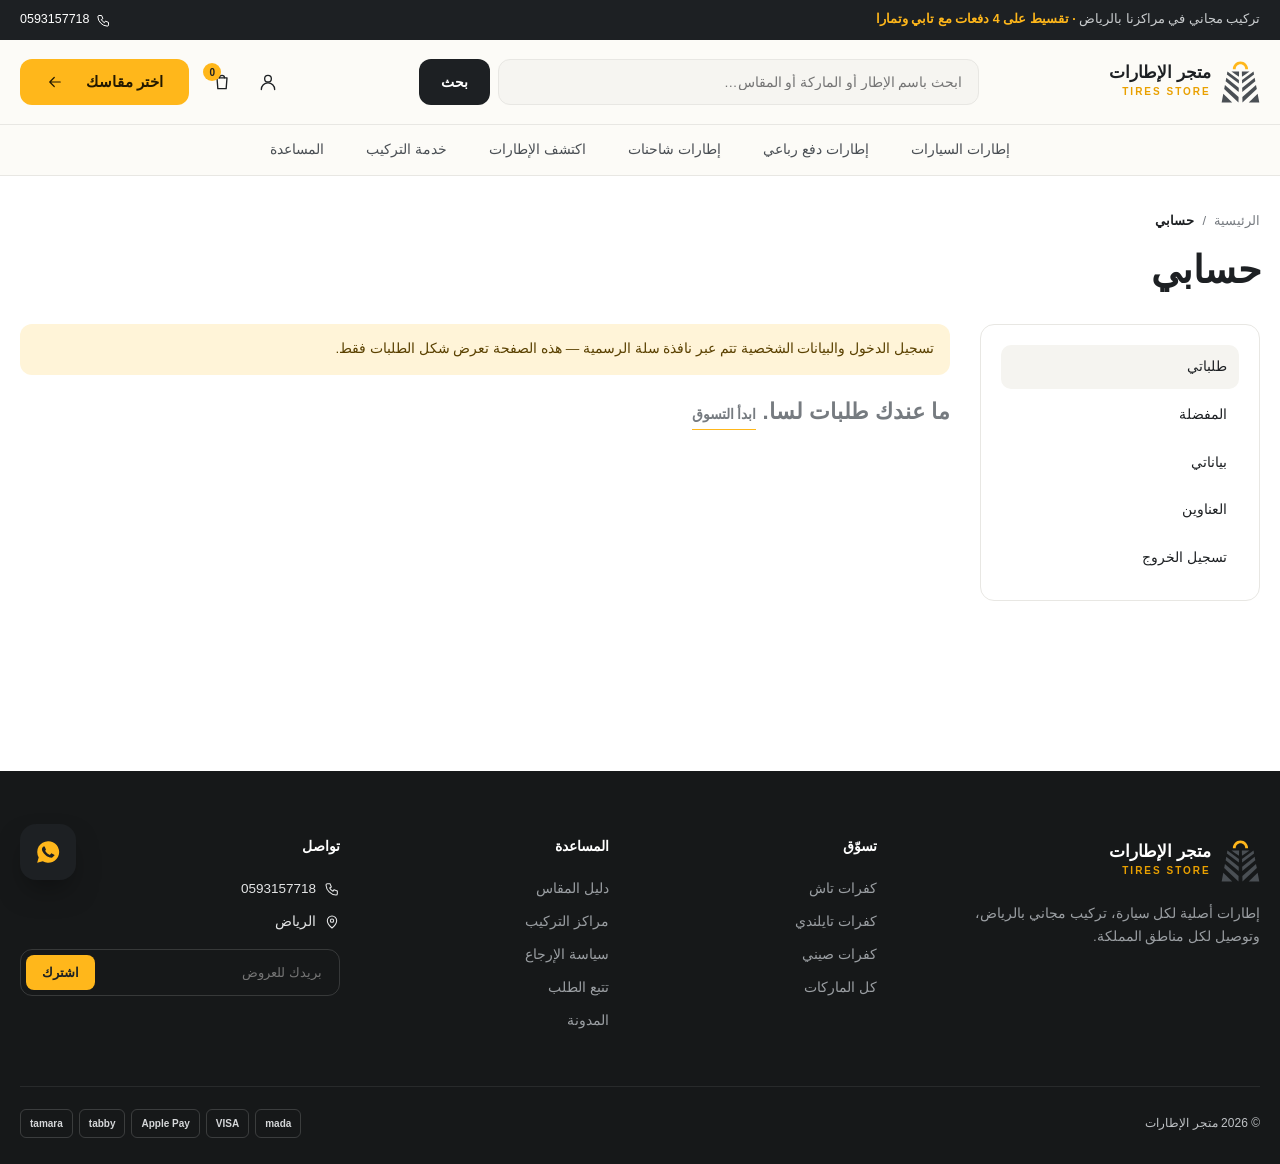
<file: account.html>
<!doctype html>
<html lang="ar" dir="rtl">
<head>
<meta charset="utf-8">
<meta name="viewport" content="width=device-width,initial-scale=1">
<title>حسابي — متجر الإطارات</title>
<link rel="stylesheet" href="assets/store.css">
<script src="assets/store.js"></script>
<script src="assets/pages.js"></script>
</head>
<body data-page="account">
<svg width="0" height="0" style="position:absolute" aria-hidden="true">
  <symbol id="i-search" viewBox="0 0 24 24"><circle cx="11" cy="11" r="7"/><path d="m20 20-3.5-3.5"/></symbol>
  <symbol id="i-user" viewBox="0 0 24 24"><circle cx="12" cy="8" r="4"/><path d="M4 21a8 8 0 0 1 16 0"/></symbol>
  <symbol id="i-bag" viewBox="0 0 24 24"><path d="M6 7h12l-1 13H7z"/><path d="M9 7a3 3 0 0 1 6 0"/></symbol>
  <symbol id="i-menu" viewBox="0 0 24 24"><path d="M4 7h16M4 12h16M4 17h10"/></symbol>
  <symbol id="i-arrow" viewBox="0 0 24 24"><path d="M19 12H5m6-6-6 6 6 6"/></symbol>
  <symbol id="i-next" viewBox="0 0 24 24"><path d="m15 6-6 6 6 6"/></symbol>
  <symbol id="i-prev" viewBox="0 0 24 24"><path d="m9 6 6 6-6 6"/></symbol>
  <symbol id="i-shield" viewBox="0 0 24 24"><path d="M12 3 4 6v6c0 5 3.5 8 8 9 4.5-1 8-4 8-9V6z"/><path d="m9 12 2 2 4-4"/></symbol>
  <symbol id="i-wrench" viewBox="0 0 24 24"><path d="M14.7 6.3a4 4 0 0 0-5.4 5.4L3 18l3 3 6.3-6.3a4 4 0 0 0 5.4-5.4l-2.6 2.6-2.4-.6-.6-2.4z"/></symbol>
  <symbol id="i-card" viewBox="0 0 24 24"><rect x="3" y="6" width="18" height="13" rx="2"/><path d="M3 10h18M7 15h4"/></symbol>
  <symbol id="i-truck" viewBox="0 0 24 24"><path d="M3 7h11v9H3zM14 10h4l3 3v3h-7"/><circle cx="7" cy="17" r="2"/><circle cx="17" cy="17" r="2"/></symbol>
  <symbol id="i-cal" viewBox="0 0 24 24"><rect x="4" y="5" width="16" height="15" rx="2"/><path d="M4 10h16M9 3v4M15 3v4"/></symbol>
  <symbol id="i-plus" viewBox="0 0 24 24"><path d="M12 5v14M5 12h14"/></symbol>
  <symbol id="i-pin" viewBox="0 0 24 24"><path d="M12 21s-7-6-7-11a7 7 0 0 1 14 0c0 5-7 11-7 11z"/><circle cx="12" cy="10" r="2.5"/></symbol>
  <symbol id="i-phone" viewBox="0 0 24 24"><path d="M5 4h4l2 5-2.5 1.5a11 11 0 0 0 5 5L15 13l5 2v4a2 2 0 0 1-2 2A16 16 0 0 1 3 6a2 2 0 0 1 2-2"/></symbol>
  <symbol id="i-home" viewBox="0 0 24 24"><path d="M3 11 12 4l9 7v9h-6v-6H9v6H3z"/></symbol>
  <symbol id="i-grid" viewBox="0 0 24 24"><rect x="4" y="4" width="7" height="7" rx="2"/><rect x="13" y="4" width="7" height="7" rx="2"/><rect x="4" y="13" width="7" height="7" rx="2"/><rect x="13" y="13" width="7" height="7" rx="2"/></symbol>
  <symbol id="i-down" viewBox="0 0 24 24"><path d="m6 9 6 6 6-6"/></symbol>
  <symbol id="i-heart" viewBox="0 0 24 24"><path d="M12 20s-7-4.4-7-10a4 4 0 0 1 7-2.6A4 4 0 0 1 19 10c0 5.6-7 10-7 10z"/></symbol>
  <symbol id="i-cat-all" viewBox="0 0 48 48"><circle cx="24" cy="24" r="17"/><circle cx="24" cy="24" r="8"/><path d="M24 7v5M24 36v5M7 24h5M36 24h5M12 12l3.5 3.5M32.5 32.5 36 36M36 12l-3.5 3.5M15.5 32.5 12 36"/></symbol>
  <symbol id="i-cat-sedan" viewBox="0 0 48 48"><path d="M5 30v-5l5-2 6-7h14l7 7 6 2v5h-3"/><path d="M15 30h18"/><circle cx="11" cy="31" r="4"/><circle cx="37" cy="31" r="4"/><path d="M18 16l-2 7h18l-5-7"/></symbol>
  <symbol id="i-cat-suv" viewBox="0 0 48 48"><path d="M4 31V20l4-8h24l6 8h4l2 3v8h-3"/><path d="M15 31h18"/><circle cx="11" cy="32" r="4"/><circle cx="37" cy="32" r="4"/><path d="M9 20h29M20 12v8"/></symbol>
  <symbol id="i-cat-truck" viewBox="0 0 48 48"><path d="M3 31V18h17V12h12l6 8h5l2 3v8h-3"/><path d="M15 31h18M20 18h18"/><circle cx="11" cy="32" r="4"/><circle cx="37" cy="32" r="4"/></symbol>
  <symbol id="i-tire" viewBox="0 0 24 24"><circle cx="12" cy="12" r="9"/><circle cx="12" cy="12" r="4"/></symbol>
</svg>

<!-- [component] top bar — fields: message, phone -->
<div class="topbar"><div class="wrap">
  <span>تركيب مجاني في مراكزنا بالرياض <b class="hide-m">· تقسيط على 4 دفعات مع تابي وتمارا</b></span>
  <a class="hide-m" href="tel:0593157718"><svg class="i" style="width:15px;height:15px"><use href="#i-phone"/></svg><span dir="ltr">0593157718</span></a>
</div></div>

<!-- [component] header — row 1: brand · search · tools + CTA / row 2: category nav -->
<header>
  <div class="wrap hrow">
    <button class="ic burger" aria-label="القائمة"><svg class="i"><use href="#i-menu"/></svg></button>
    <a class="brand" href="index.html"><img src="v2img/logo-mark.svg" alt=""><span><b>متجر الإطارات</b><small>TIRES STORE</small></span></a>
    <form class="hsearch" onsubmit="return false" role="search"><input placeholder="ابحث باسم الإطار أو الماركة أو المقاس…" aria-label="بحث"><button class="hs-btn" type="submit">بحث</button></form>
    <div class="tools">
      <a class="ic only-m" href="category.html" aria-label="بحث"><svg class="i"><use href="#i-search"/></svg></a>
      <a class="ic" href="account.html" aria-label="حسابي"><svg class="i"><use href="#i-user"/></svg></a>
      <a class="ic" href="cart.html" aria-label="السلة"><svg class="i"><use href="#i-bag"/></svg><i id="cartN">0</i></a>
      <a class="btn btn-gold hide-m" href="index.html#finder" style="height:46px;margin-inline-start:8px">اختر مقاسك <svg class="i" style="width:18px;height:18px"><use href="#i-arrow"/></svg></a>
    </div>
  </div>
  <nav class="hnav" aria-label="الأقسام"><div class="wrap"><a href="category.html?type=sedan">إطارات السيارات</a><a href="category.html?type=suv">إطارات دفع رباعي</a><a href="category.html?type=truck">إطارات شاحنات</a><a href="category.html" data-p="category">اكتشف الإطارات</a><a href="help.html#install" data-p="help">خدمة التركيب</a><a href="help.html#faq">المساعدة</a></div></nav>
</header>

<main class="inner">
<!-- [page] account — Salla: customer pages (login & profile are handled by Salla) -->
<section class="wrap ptop-sec"><nav class="bc"><a href="index.html">الرئيسية</a><span>/</span><b>حسابي</b></nav><h1 class="ph1">حسابي</h1></section>
<section class="wrap acc">
  <nav class="acc-side"><a class="on" href="#orders">طلباتي</a><a href="wishlist.html">المفضلة</a><a href="#">بياناتي</a><a href="#">العناوين</a><a href="index.html">تسجيل الخروج</a></nav>
  <div><p class="salla-note">تسجيل الدخول والبيانات الشخصية تتم عبر نافذة سلة الرسمية — هذه الصفحة تعرض شكل الطلبات فقط.</p>
    <h2 id="orders" style="font-size:22px;margin-bottom:10px">طلباتي</h2><div id="orders"></div></div>
</section>


</main>
<!-- [component] footer -->
<footer>
  <div class="wrap">
    <div class="fgrid">
      <div><a class="brand" href="index.html"><img src="v2img/logo-mark.svg" alt=""><span><b>متجر الإطارات</b><small>TIRES STORE</small></span></a><p style="margin-top:16px;font-size:13.5px;color:#9a9ea2;max-width:300px">إطارات أصلية لكل سيارة، تركيب مجاني بالرياض، وتوصيل لكل مناطق المملكة.</p></div>
      <div><h4>تسوّق</h4><a href="category.html?brand=تاش">كفرات تاش</a><a href="category.html?brand=تايلندي">كفرات تايلندي</a><a href="category.html?brand=صيني">كفرات صيني</a><a href="brands.html">كل الماركات</a></div>
      <div><h4>المساعدة</h4><a href="help.html#size">دليل المقاس</a><a href="help.html#centers">مراكز التركيب</a><a href="help.html#returns">سياسة الإرجاع</a><a href="account.html#orders">تتبع الطلب</a><a href="blog.html">المدونة</a></div>
      <div class="contact"><h4>تواصل</h4><a href="tel:0593157718"><svg class="i" style="width:16px;height:16px"><use href="#i-phone"/></svg><span dir="ltr">0593157718</span></a><a href="help.html#centers"><svg class="i" style="width:16px;height:16px"><use href="#i-pin"/></svg>الرياض</a><form class="news" onsubmit="return false"><input placeholder="بريدك للعروض"><button>اشترك</button></form></div>
    </div>
    <div class="fbot"><span>© 2026 متجر الإطارات</span><div class="pay"><span>mada</span><span>VISA</span><span>Apple Pay</span><span>tabby</span><span>tamara</span></div></div>
  </div>
</footer>

<!-- [component] floating WhatsApp -->
<a class="fwa" href="https://wa.me/966593157718" target="_blank" rel="noopener" aria-label="تواصل عبر واتساب"><svg viewBox="0 0 24 24" fill="currentColor" width="26" height="26"><path d="M12 2a10 10 0 0 0-8.6 15L2 22l5.2-1.4A10 10 0 1 0 12 2zm5 14c-.2.6-1.2 1.2-1.7 1.2-.4 0-1 .2-3.3-.8-2.7-1.2-4.4-4-4.6-4.2-.1-.2-1-1.4-1-2.7s.7-1.9 1-2.2c.2-.2.5-.3.7-.3h.5c.2 0 .4 0 .6.5l.8 1.9c.1.2.1.4 0 .5l-.4.6c-.1.2-.3.3-.1.6.2.3.8 1.3 1.7 2 1.1 1 2 1.3 2.3 1.4.3.1.4.1.6-.1l.8-1c.2-.2.4-.2.6-.1l1.8.9c.3.1.4.2.5.3.1.2.1.7-.1 1.3z"/></svg></a>

<nav class="mbar">
  <a href="index.html" data-p="home"><svg class="i"><use href="#i-home"/></svg>الرئيسية</a>
  <a href="category.html" data-p="category"><svg class="i"><use href="#i-grid"/></svg>الأقسام</a>
  <a href="index.html#finder"><svg class="i"><use href="#i-tire"/></svg>مقاسك</a>
  <a href="cart.html" data-p="cart"><svg class="i"><use href="#i-bag"/></svg>السلة</a>
  <a href="account.html" data-p="account"><svg class="i"><use href="#i-user"/></svg>حسابي</a>
</nav>

</body>
</html>
</file>
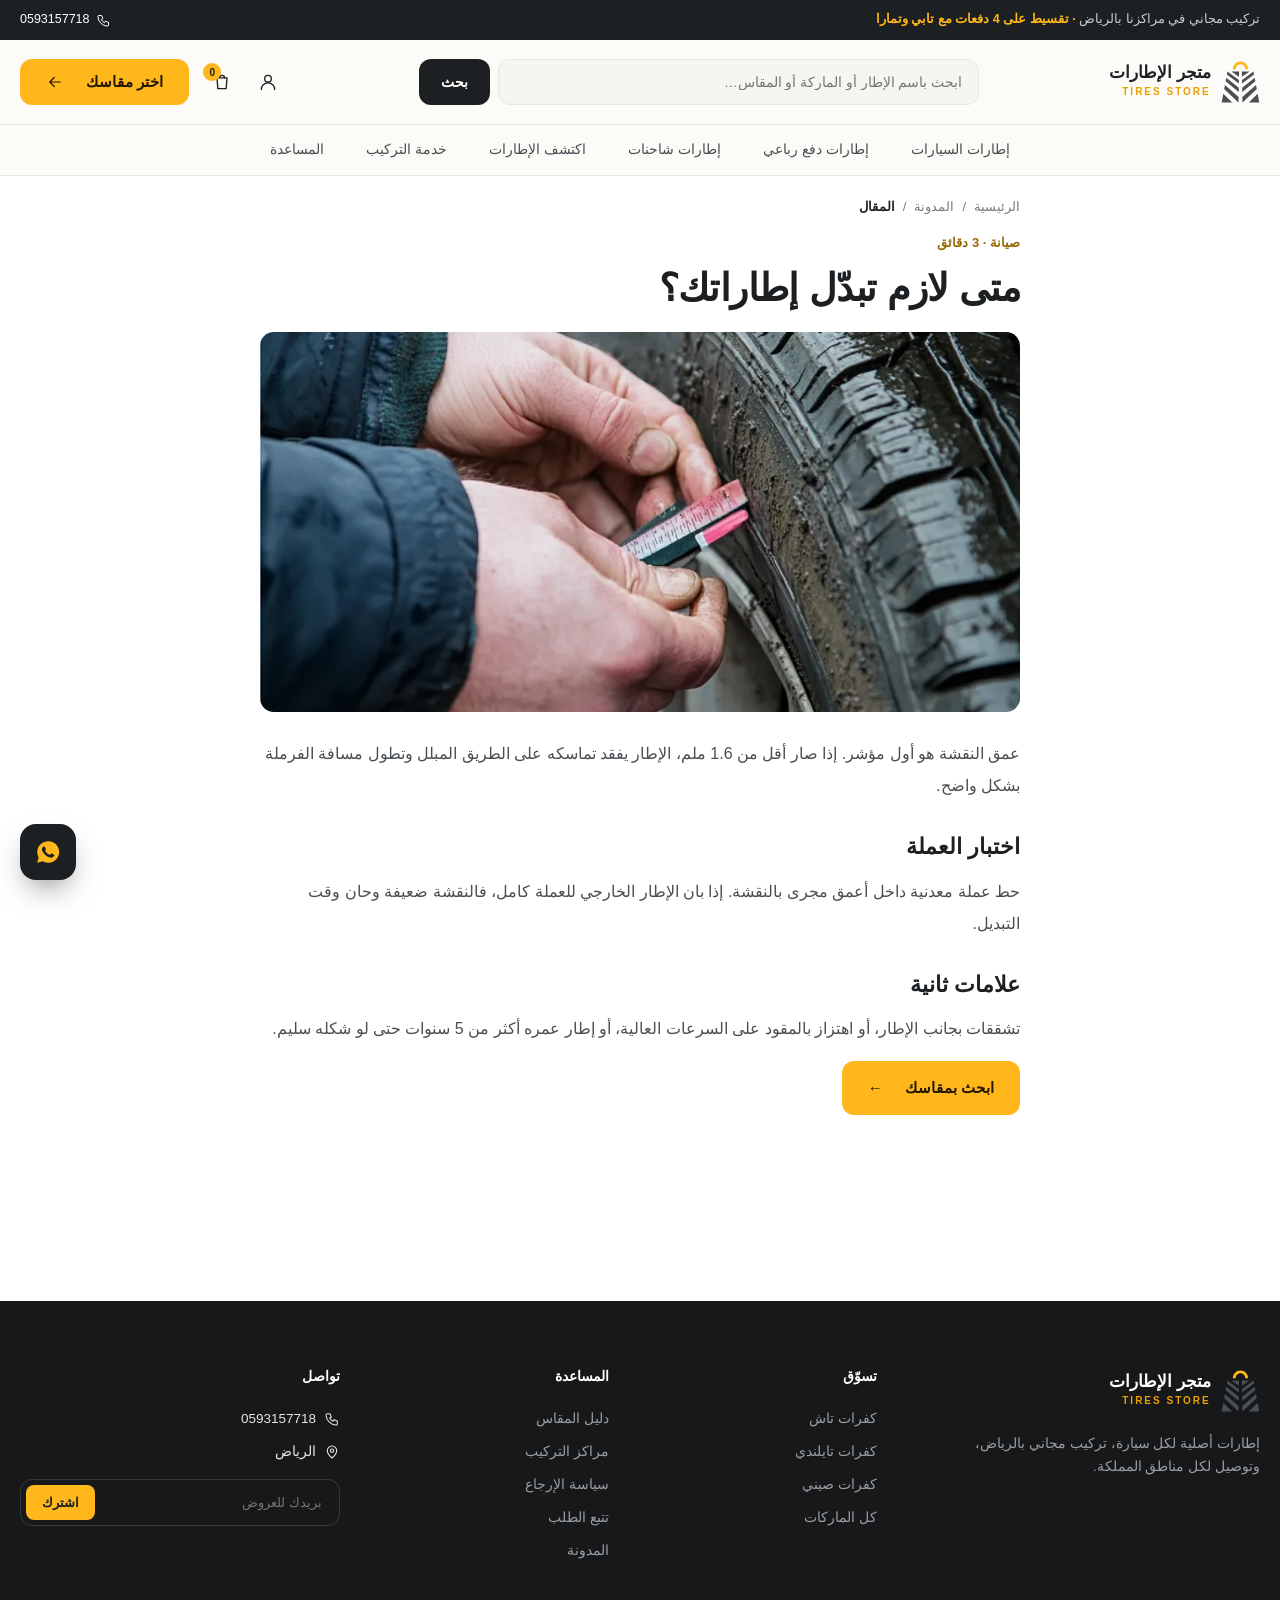
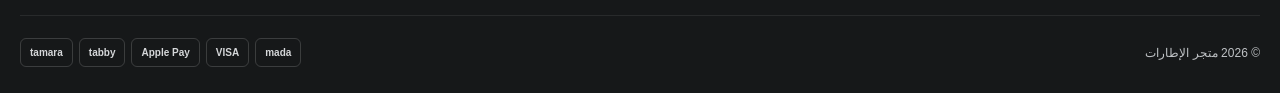
<file: article.html>
<!doctype html>
<html lang="ar" dir="rtl">
<head>
<meta charset="utf-8">
<meta name="viewport" content="width=device-width,initial-scale=1">
<title>متى لازم تبدّل إطاراتك؟ — متجر الإطارات</title>
<link rel="stylesheet" href="assets/store.css">
<script src="assets/store.js"></script>
<script src="assets/pages.js"></script>
</head>
<body data-page="article">
<svg width="0" height="0" style="position:absolute" aria-hidden="true">
  <symbol id="i-search" viewBox="0 0 24 24"><circle cx="11" cy="11" r="7"/><path d="m20 20-3.5-3.5"/></symbol>
  <symbol id="i-user" viewBox="0 0 24 24"><circle cx="12" cy="8" r="4"/><path d="M4 21a8 8 0 0 1 16 0"/></symbol>
  <symbol id="i-bag" viewBox="0 0 24 24"><path d="M6 7h12l-1 13H7z"/><path d="M9 7a3 3 0 0 1 6 0"/></symbol>
  <symbol id="i-menu" viewBox="0 0 24 24"><path d="M4 7h16M4 12h16M4 17h10"/></symbol>
  <symbol id="i-arrow" viewBox="0 0 24 24"><path d="M19 12H5m6-6-6 6 6 6"/></symbol>
  <symbol id="i-next" viewBox="0 0 24 24"><path d="m15 6-6 6 6 6"/></symbol>
  <symbol id="i-prev" viewBox="0 0 24 24"><path d="m9 6 6 6-6 6"/></symbol>
  <symbol id="i-shield" viewBox="0 0 24 24"><path d="M12 3 4 6v6c0 5 3.5 8 8 9 4.5-1 8-4 8-9V6z"/><path d="m9 12 2 2 4-4"/></symbol>
  <symbol id="i-wrench" viewBox="0 0 24 24"><path d="M14.7 6.3a4 4 0 0 0-5.4 5.4L3 18l3 3 6.3-6.3a4 4 0 0 0 5.4-5.4l-2.6 2.6-2.4-.6-.6-2.4z"/></symbol>
  <symbol id="i-card" viewBox="0 0 24 24"><rect x="3" y="6" width="18" height="13" rx="2"/><path d="M3 10h18M7 15h4"/></symbol>
  <symbol id="i-truck" viewBox="0 0 24 24"><path d="M3 7h11v9H3zM14 10h4l3 3v3h-7"/><circle cx="7" cy="17" r="2"/><circle cx="17" cy="17" r="2"/></symbol>
  <symbol id="i-cal" viewBox="0 0 24 24"><rect x="4" y="5" width="16" height="15" rx="2"/><path d="M4 10h16M9 3v4M15 3v4"/></symbol>
  <symbol id="i-plus" viewBox="0 0 24 24"><path d="M12 5v14M5 12h14"/></symbol>
  <symbol id="i-pin" viewBox="0 0 24 24"><path d="M12 21s-7-6-7-11a7 7 0 0 1 14 0c0 5-7 11-7 11z"/><circle cx="12" cy="10" r="2.5"/></symbol>
  <symbol id="i-phone" viewBox="0 0 24 24"><path d="M5 4h4l2 5-2.5 1.5a11 11 0 0 0 5 5L15 13l5 2v4a2 2 0 0 1-2 2A16 16 0 0 1 3 6a2 2 0 0 1 2-2"/></symbol>
  <symbol id="i-home" viewBox="0 0 24 24"><path d="M3 11 12 4l9 7v9h-6v-6H9v6H3z"/></symbol>
  <symbol id="i-grid" viewBox="0 0 24 24"><rect x="4" y="4" width="7" height="7" rx="2"/><rect x="13" y="4" width="7" height="7" rx="2"/><rect x="4" y="13" width="7" height="7" rx="2"/><rect x="13" y="13" width="7" height="7" rx="2"/></symbol>
  <symbol id="i-down" viewBox="0 0 24 24"><path d="m6 9 6 6 6-6"/></symbol>
  <symbol id="i-heart" viewBox="0 0 24 24"><path d="M12 20s-7-4.4-7-10a4 4 0 0 1 7-2.6A4 4 0 0 1 19 10c0 5.6-7 10-7 10z"/></symbol>
  <symbol id="i-cat-all" viewBox="0 0 48 48"><circle cx="24" cy="24" r="17"/><circle cx="24" cy="24" r="8"/><path d="M24 7v5M24 36v5M7 24h5M36 24h5M12 12l3.5 3.5M32.5 32.5 36 36M36 12l-3.5 3.5M15.5 32.5 12 36"/></symbol>
  <symbol id="i-cat-sedan" viewBox="0 0 48 48"><path d="M5 30v-5l5-2 6-7h14l7 7 6 2v5h-3"/><path d="M15 30h18"/><circle cx="11" cy="31" r="4"/><circle cx="37" cy="31" r="4"/><path d="M18 16l-2 7h18l-5-7"/></symbol>
  <symbol id="i-cat-suv" viewBox="0 0 48 48"><path d="M4 31V20l4-8h24l6 8h4l2 3v8h-3"/><path d="M15 31h18"/><circle cx="11" cy="32" r="4"/><circle cx="37" cy="32" r="4"/><path d="M9 20h29M20 12v8"/></symbol>
  <symbol id="i-cat-truck" viewBox="0 0 48 48"><path d="M3 31V18h17V12h12l6 8h5l2 3v8h-3"/><path d="M15 31h18M20 18h18"/><circle cx="11" cy="32" r="4"/><circle cx="37" cy="32" r="4"/></symbol>
  <symbol id="i-tire" viewBox="0 0 24 24"><circle cx="12" cy="12" r="9"/><circle cx="12" cy="12" r="4"/></symbol>
</svg>

<!-- [component] top bar — fields: message, phone -->
<div class="topbar"><div class="wrap">
  <span>تركيب مجاني في مراكزنا بالرياض <b class="hide-m">· تقسيط على 4 دفعات مع تابي وتمارا</b></span>
  <a class="hide-m" href="tel:0593157718"><svg class="i" style="width:15px;height:15px"><use href="#i-phone"/></svg><span dir="ltr">0593157718</span></a>
</div></div>

<!-- [component] header — row 1: brand · search · tools + CTA / row 2: category nav -->
<header>
  <div class="wrap hrow">
    <button class="ic burger" aria-label="القائمة"><svg class="i"><use href="#i-menu"/></svg></button>
    <a class="brand" href="index.html"><img src="v2img/logo-mark.svg" alt=""><span><b>متجر الإطارات</b><small>TIRES STORE</small></span></a>
    <form class="hsearch" onsubmit="return false" role="search"><input placeholder="ابحث باسم الإطار أو الماركة أو المقاس…" aria-label="بحث"><button class="hs-btn" type="submit">بحث</button></form>
    <div class="tools">
      <a class="ic only-m" href="category.html" aria-label="بحث"><svg class="i"><use href="#i-search"/></svg></a>
      <a class="ic" href="account.html" aria-label="حسابي"><svg class="i"><use href="#i-user"/></svg></a>
      <a class="ic" href="cart.html" aria-label="السلة"><svg class="i"><use href="#i-bag"/></svg><i id="cartN">0</i></a>
      <a class="btn btn-gold hide-m" href="index.html#finder" style="height:46px;margin-inline-start:8px">اختر مقاسك <svg class="i" style="width:18px;height:18px"><use href="#i-arrow"/></svg></a>
    </div>
  </div>
  <nav class="hnav" aria-label="الأقسام"><div class="wrap"><a href="category.html?type=sedan">إطارات السيارات</a><a href="category.html?type=suv">إطارات دفع رباعي</a><a href="category.html?type=truck">إطارات شاحنات</a><a href="category.html" data-p="category">اكتشف الإطارات</a><a href="help.html#install" data-p="help">خدمة التركيب</a><a href="help.html#faq">المساعدة</a></div></nav>
</header>

<main class="inner">
<!-- [page] article — Salla: blog single -->
<article class="wrap article"><nav class="bc"><a href="index.html">الرئيسية</a><span>/</span><a href="blog.html">المدونة</a><span>/</span><b>المقال</b></nav>
  <span class="kicker">صيانة · 3 دقائق</span><h1 class="ph1">متى لازم تبدّل إطاراتك؟</h1>
  <div class="hero-img"><img src="v3img/tread-depth.webp" alt=""></div>
  <p>عمق النقشة هو أول مؤشر. إذا صار أقل من 1.6 ملم، الإطار يفقد تماسكه على الطريق المبلل وتطول مسافة الفرملة بشكل واضح.</p>
  <h2>اختبار العملة</h2><p>حط عملة معدنية داخل أعمق مجرى بالنقشة. إذا بان الإطار الخارجي للعملة كامل، فالنقشة ضعيفة وحان وقت التبديل.</p>
  <h2>علامات ثانية</h2><p>تشققات بجانب الإطار، أو اهتزاز بالمقود على السرعات العالية، أو إطار عمره أكثر من 5 سنوات حتى لو شكله سليم.</p>
  <p><a class="btn btn-gold" href="index.html#finder">ابحث بمقاسك <span aria-hidden="true">←</span></a></p>
</article>


</main>
<!-- [component] footer -->
<footer>
  <div class="wrap">
    <div class="fgrid">
      <div><a class="brand" href="index.html"><img src="v2img/logo-mark.svg" alt=""><span><b>متجر الإطارات</b><small>TIRES STORE</small></span></a><p style="margin-top:16px;font-size:13.5px;color:#9a9ea2;max-width:300px">إطارات أصلية لكل سيارة، تركيب مجاني بالرياض، وتوصيل لكل مناطق المملكة.</p></div>
      <div><h4>تسوّق</h4><a href="category.html?brand=تاش">كفرات تاش</a><a href="category.html?brand=تايلندي">كفرات تايلندي</a><a href="category.html?brand=صيني">كفرات صيني</a><a href="brands.html">كل الماركات</a></div>
      <div><h4>المساعدة</h4><a href="help.html#size">دليل المقاس</a><a href="help.html#centers">مراكز التركيب</a><a href="help.html#returns">سياسة الإرجاع</a><a href="account.html#orders">تتبع الطلب</a><a href="blog.html">المدونة</a></div>
      <div class="contact"><h4>تواصل</h4><a href="tel:0593157718"><svg class="i" style="width:16px;height:16px"><use href="#i-phone"/></svg><span dir="ltr">0593157718</span></a><a href="help.html#centers"><svg class="i" style="width:16px;height:16px"><use href="#i-pin"/></svg>الرياض</a><form class="news" onsubmit="return false"><input placeholder="بريدك للعروض"><button>اشترك</button></form></div>
    </div>
    <div class="fbot"><span>© 2026 متجر الإطارات</span><div class="pay"><span>mada</span><span>VISA</span><span>Apple Pay</span><span>tabby</span><span>tamara</span></div></div>
  </div>
</footer>

<!-- [component] floating WhatsApp -->
<a class="fwa" href="https://wa.me/966593157718" target="_blank" rel="noopener" aria-label="تواصل عبر واتساب"><svg viewBox="0 0 24 24" fill="currentColor" width="26" height="26"><path d="M12 2a10 10 0 0 0-8.6 15L2 22l5.2-1.4A10 10 0 1 0 12 2zm5 14c-.2.6-1.2 1.2-1.7 1.2-.4 0-1 .2-3.3-.8-2.7-1.2-4.4-4-4.6-4.2-.1-.2-1-1.4-1-2.7s.7-1.9 1-2.2c.2-.2.5-.3.7-.3h.5c.2 0 .4 0 .6.5l.8 1.9c.1.2.1.4 0 .5l-.4.6c-.1.2-.3.3-.1.6.2.3.8 1.3 1.7 2 1.1 1 2 1.3 2.3 1.4.3.1.4.1.6-.1l.8-1c.2-.2.4-.2.6-.1l1.8.9c.3.1.4.2.5.3.1.2.1.7-.1 1.3z"/></svg></a>

<nav class="mbar">
  <a href="index.html" data-p="home"><svg class="i"><use href="#i-home"/></svg>الرئيسية</a>
  <a href="category.html" data-p="category"><svg class="i"><use href="#i-grid"/></svg>الأقسام</a>
  <a href="index.html#finder"><svg class="i"><use href="#i-tire"/></svg>مقاسك</a>
  <a href="cart.html" data-p="cart"><svg class="i"><use href="#i-bag"/></svg>السلة</a>
  <a href="account.html" data-p="account"><svg class="i"><use href="#i-user"/></svg>حسابي</a>
</nav>

</body>
</html>
</file>
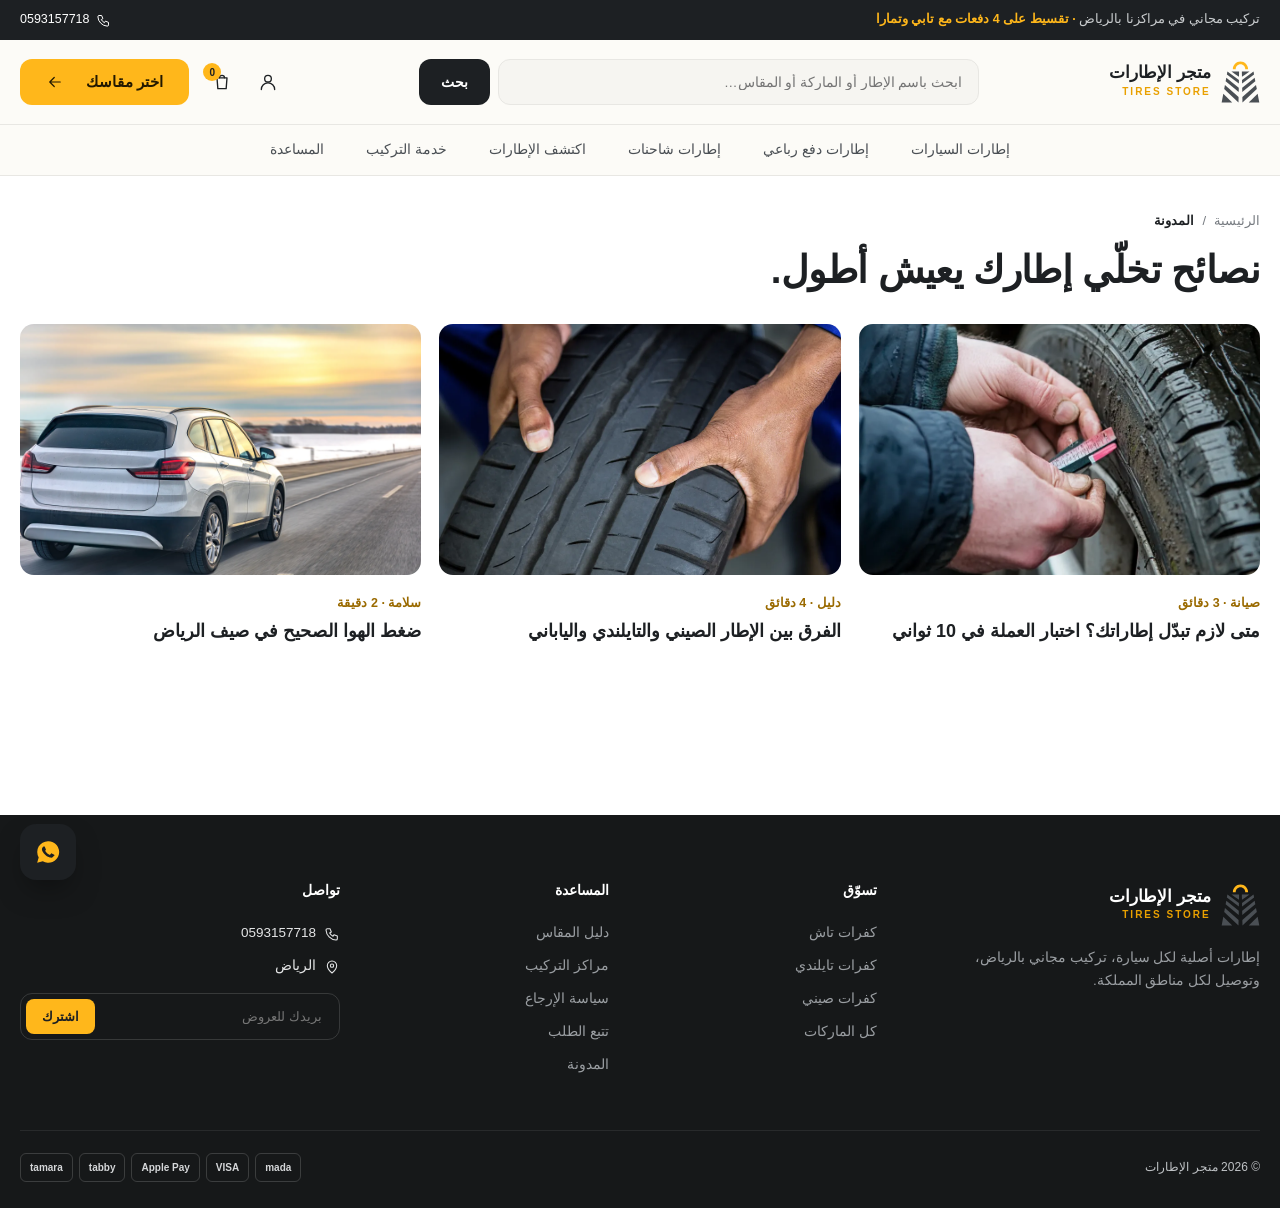
<file: blog.html>
<!doctype html>
<html lang="ar" dir="rtl">
<head>
<meta charset="utf-8">
<meta name="viewport" content="width=device-width,initial-scale=1">
<title>المدونة — متجر الإطارات</title>
<link rel="stylesheet" href="assets/store.css">
<script src="assets/store.js"></script>
<script src="assets/pages.js"></script>
</head>
<body data-page="blog">
<svg width="0" height="0" style="position:absolute" aria-hidden="true">
  <symbol id="i-search" viewBox="0 0 24 24"><circle cx="11" cy="11" r="7"/><path d="m20 20-3.5-3.5"/></symbol>
  <symbol id="i-user" viewBox="0 0 24 24"><circle cx="12" cy="8" r="4"/><path d="M4 21a8 8 0 0 1 16 0"/></symbol>
  <symbol id="i-bag" viewBox="0 0 24 24"><path d="M6 7h12l-1 13H7z"/><path d="M9 7a3 3 0 0 1 6 0"/></symbol>
  <symbol id="i-menu" viewBox="0 0 24 24"><path d="M4 7h16M4 12h16M4 17h10"/></symbol>
  <symbol id="i-arrow" viewBox="0 0 24 24"><path d="M19 12H5m6-6-6 6 6 6"/></symbol>
  <symbol id="i-next" viewBox="0 0 24 24"><path d="m15 6-6 6 6 6"/></symbol>
  <symbol id="i-prev" viewBox="0 0 24 24"><path d="m9 6 6 6-6 6"/></symbol>
  <symbol id="i-shield" viewBox="0 0 24 24"><path d="M12 3 4 6v6c0 5 3.5 8 8 9 4.5-1 8-4 8-9V6z"/><path d="m9 12 2 2 4-4"/></symbol>
  <symbol id="i-wrench" viewBox="0 0 24 24"><path d="M14.7 6.3a4 4 0 0 0-5.4 5.4L3 18l3 3 6.3-6.3a4 4 0 0 0 5.4-5.4l-2.6 2.6-2.4-.6-.6-2.4z"/></symbol>
  <symbol id="i-card" viewBox="0 0 24 24"><rect x="3" y="6" width="18" height="13" rx="2"/><path d="M3 10h18M7 15h4"/></symbol>
  <symbol id="i-truck" viewBox="0 0 24 24"><path d="M3 7h11v9H3zM14 10h4l3 3v3h-7"/><circle cx="7" cy="17" r="2"/><circle cx="17" cy="17" r="2"/></symbol>
  <symbol id="i-cal" viewBox="0 0 24 24"><rect x="4" y="5" width="16" height="15" rx="2"/><path d="M4 10h16M9 3v4M15 3v4"/></symbol>
  <symbol id="i-plus" viewBox="0 0 24 24"><path d="M12 5v14M5 12h14"/></symbol>
  <symbol id="i-pin" viewBox="0 0 24 24"><path d="M12 21s-7-6-7-11a7 7 0 0 1 14 0c0 5-7 11-7 11z"/><circle cx="12" cy="10" r="2.5"/></symbol>
  <symbol id="i-phone" viewBox="0 0 24 24"><path d="M5 4h4l2 5-2.5 1.5a11 11 0 0 0 5 5L15 13l5 2v4a2 2 0 0 1-2 2A16 16 0 0 1 3 6a2 2 0 0 1 2-2"/></symbol>
  <symbol id="i-home" viewBox="0 0 24 24"><path d="M3 11 12 4l9 7v9h-6v-6H9v6H3z"/></symbol>
  <symbol id="i-grid" viewBox="0 0 24 24"><rect x="4" y="4" width="7" height="7" rx="2"/><rect x="13" y="4" width="7" height="7" rx="2"/><rect x="4" y="13" width="7" height="7" rx="2"/><rect x="13" y="13" width="7" height="7" rx="2"/></symbol>
  <symbol id="i-down" viewBox="0 0 24 24"><path d="m6 9 6 6 6-6"/></symbol>
  <symbol id="i-heart" viewBox="0 0 24 24"><path d="M12 20s-7-4.4-7-10a4 4 0 0 1 7-2.6A4 4 0 0 1 19 10c0 5.6-7 10-7 10z"/></symbol>
  <symbol id="i-cat-all" viewBox="0 0 48 48"><circle cx="24" cy="24" r="17"/><circle cx="24" cy="24" r="8"/><path d="M24 7v5M24 36v5M7 24h5M36 24h5M12 12l3.5 3.5M32.5 32.5 36 36M36 12l-3.5 3.5M15.5 32.5 12 36"/></symbol>
  <symbol id="i-cat-sedan" viewBox="0 0 48 48"><path d="M5 30v-5l5-2 6-7h14l7 7 6 2v5h-3"/><path d="M15 30h18"/><circle cx="11" cy="31" r="4"/><circle cx="37" cy="31" r="4"/><path d="M18 16l-2 7h18l-5-7"/></symbol>
  <symbol id="i-cat-suv" viewBox="0 0 48 48"><path d="M4 31V20l4-8h24l6 8h4l2 3v8h-3"/><path d="M15 31h18"/><circle cx="11" cy="32" r="4"/><circle cx="37" cy="32" r="4"/><path d="M9 20h29M20 12v8"/></symbol>
  <symbol id="i-cat-truck" viewBox="0 0 48 48"><path d="M3 31V18h17V12h12l6 8h5l2 3v8h-3"/><path d="M15 31h18M20 18h18"/><circle cx="11" cy="32" r="4"/><circle cx="37" cy="32" r="4"/></symbol>
  <symbol id="i-tire" viewBox="0 0 24 24"><circle cx="12" cy="12" r="9"/><circle cx="12" cy="12" r="4"/></symbol>
</svg>

<!-- [component] top bar — fields: message, phone -->
<div class="topbar"><div class="wrap">
  <span>تركيب مجاني في مراكزنا بالرياض <b class="hide-m">· تقسيط على 4 دفعات مع تابي وتمارا</b></span>
  <a class="hide-m" href="tel:0593157718"><svg class="i" style="width:15px;height:15px"><use href="#i-phone"/></svg><span dir="ltr">0593157718</span></a>
</div></div>

<!-- [component] header — row 1: brand · search · tools + CTA / row 2: category nav -->
<header>
  <div class="wrap hrow">
    <button class="ic burger" aria-label="القائمة"><svg class="i"><use href="#i-menu"/></svg></button>
    <a class="brand" href="index.html"><img src="v2img/logo-mark.svg" alt=""><span><b>متجر الإطارات</b><small>TIRES STORE</small></span></a>
    <form class="hsearch" onsubmit="return false" role="search"><input placeholder="ابحث باسم الإطار أو الماركة أو المقاس…" aria-label="بحث"><button class="hs-btn" type="submit">بحث</button></form>
    <div class="tools">
      <a class="ic only-m" href="category.html" aria-label="بحث"><svg class="i"><use href="#i-search"/></svg></a>
      <a class="ic" href="account.html" aria-label="حسابي"><svg class="i"><use href="#i-user"/></svg></a>
      <a class="ic" href="cart.html" aria-label="السلة"><svg class="i"><use href="#i-bag"/></svg><i id="cartN">0</i></a>
      <a class="btn btn-gold hide-m" href="index.html#finder" style="height:46px;margin-inline-start:8px">اختر مقاسك <svg class="i" style="width:18px;height:18px"><use href="#i-arrow"/></svg></a>
    </div>
  </div>
  <nav class="hnav" aria-label="الأقسام"><div class="wrap"><a href="category.html?type=sedan">إطارات السيارات</a><a href="category.html?type=suv">إطارات دفع رباعي</a><a href="category.html?type=truck">إطارات شاحنات</a><a href="category.html" data-p="category">اكتشف الإطارات</a><a href="help.html#install" data-p="help">خدمة التركيب</a><a href="help.html#faq">المساعدة</a></div></nav>
</header>

<main class="inner">
<!-- [page] blog — Salla: blog list -->
<section class="wrap ptop-sec"><nav class="bc"><a href="index.html">الرئيسية</a><span>/</span><b>المدونة</b></nav><h1 class="ph1">نصائح تخلّي إطارك يعيش أطول.</h1></section>
<section class="wrap" style="padding:20px 0 70px"><div class="tips">
  <a class="tip" href="article.html"><div class="ti"><img src="v3img/tread-depth.webp" alt=""></div><small>صيانة · 3 دقائق</small><h3>متى لازم تبدّل إطاراتك؟ اختبار العملة في 10 ثواني</h3></a>
  <a class="tip" href="article.html"><div class="ti"><img src="v3img/hands-tyre.webp" alt=""></div><small>دليل · 4 دقائق</small><h3>الفرق بين الإطار الصيني والتايلندي والياباني</h3></a>
  <a class="tip" href="article.html"><div class="ti"><img src="v3img/road-sunset.webp" alt=""></div><small>سلامة · 2 دقيقة</small><h3>ضغط الهوا الصحيح في صيف الرياض</h3></a>
</div></section>


</main>
<!-- [component] footer -->
<footer>
  <div class="wrap">
    <div class="fgrid">
      <div><a class="brand" href="index.html"><img src="v2img/logo-mark.svg" alt=""><span><b>متجر الإطارات</b><small>TIRES STORE</small></span></a><p style="margin-top:16px;font-size:13.5px;color:#9a9ea2;max-width:300px">إطارات أصلية لكل سيارة، تركيب مجاني بالرياض، وتوصيل لكل مناطق المملكة.</p></div>
      <div><h4>تسوّق</h4><a href="category.html?brand=تاش">كفرات تاش</a><a href="category.html?brand=تايلندي">كفرات تايلندي</a><a href="category.html?brand=صيني">كفرات صيني</a><a href="brands.html">كل الماركات</a></div>
      <div><h4>المساعدة</h4><a href="help.html#size">دليل المقاس</a><a href="help.html#centers">مراكز التركيب</a><a href="help.html#returns">سياسة الإرجاع</a><a href="account.html#orders">تتبع الطلب</a><a href="blog.html">المدونة</a></div>
      <div class="contact"><h4>تواصل</h4><a href="tel:0593157718"><svg class="i" style="width:16px;height:16px"><use href="#i-phone"/></svg><span dir="ltr">0593157718</span></a><a href="help.html#centers"><svg class="i" style="width:16px;height:16px"><use href="#i-pin"/></svg>الرياض</a><form class="news" onsubmit="return false"><input placeholder="بريدك للعروض"><button>اشترك</button></form></div>
    </div>
    <div class="fbot"><span>© 2026 متجر الإطارات</span><div class="pay"><span>mada</span><span>VISA</span><span>Apple Pay</span><span>tabby</span><span>tamara</span></div></div>
  </div>
</footer>

<!-- [component] floating WhatsApp -->
<a class="fwa" href="https://wa.me/966593157718" target="_blank" rel="noopener" aria-label="تواصل عبر واتساب"><svg viewBox="0 0 24 24" fill="currentColor" width="26" height="26"><path d="M12 2a10 10 0 0 0-8.6 15L2 22l5.2-1.4A10 10 0 1 0 12 2zm5 14c-.2.6-1.2 1.2-1.7 1.2-.4 0-1 .2-3.3-.8-2.7-1.2-4.4-4-4.6-4.2-.1-.2-1-1.4-1-2.7s.7-1.9 1-2.2c.2-.2.5-.3.7-.3h.5c.2 0 .4 0 .6.5l.8 1.9c.1.2.1.4 0 .5l-.4.6c-.1.2-.3.3-.1.6.2.3.8 1.3 1.7 2 1.1 1 2 1.3 2.3 1.4.3.1.4.1.6-.1l.8-1c.2-.2.4-.2.6-.1l1.8.9c.3.1.4.2.5.3.1.2.1.7-.1 1.3z"/></svg></a>

<nav class="mbar">
  <a href="index.html" data-p="home"><svg class="i"><use href="#i-home"/></svg>الرئيسية</a>
  <a href="category.html" data-p="category"><svg class="i"><use href="#i-grid"/></svg>الأقسام</a>
  <a href="index.html#finder"><svg class="i"><use href="#i-tire"/></svg>مقاسك</a>
  <a href="cart.html" data-p="cart"><svg class="i"><use href="#i-bag"/></svg>السلة</a>
  <a href="account.html" data-p="account"><svg class="i"><use href="#i-user"/></svg>حسابي</a>
</nav>

</body>
</html>
</file>
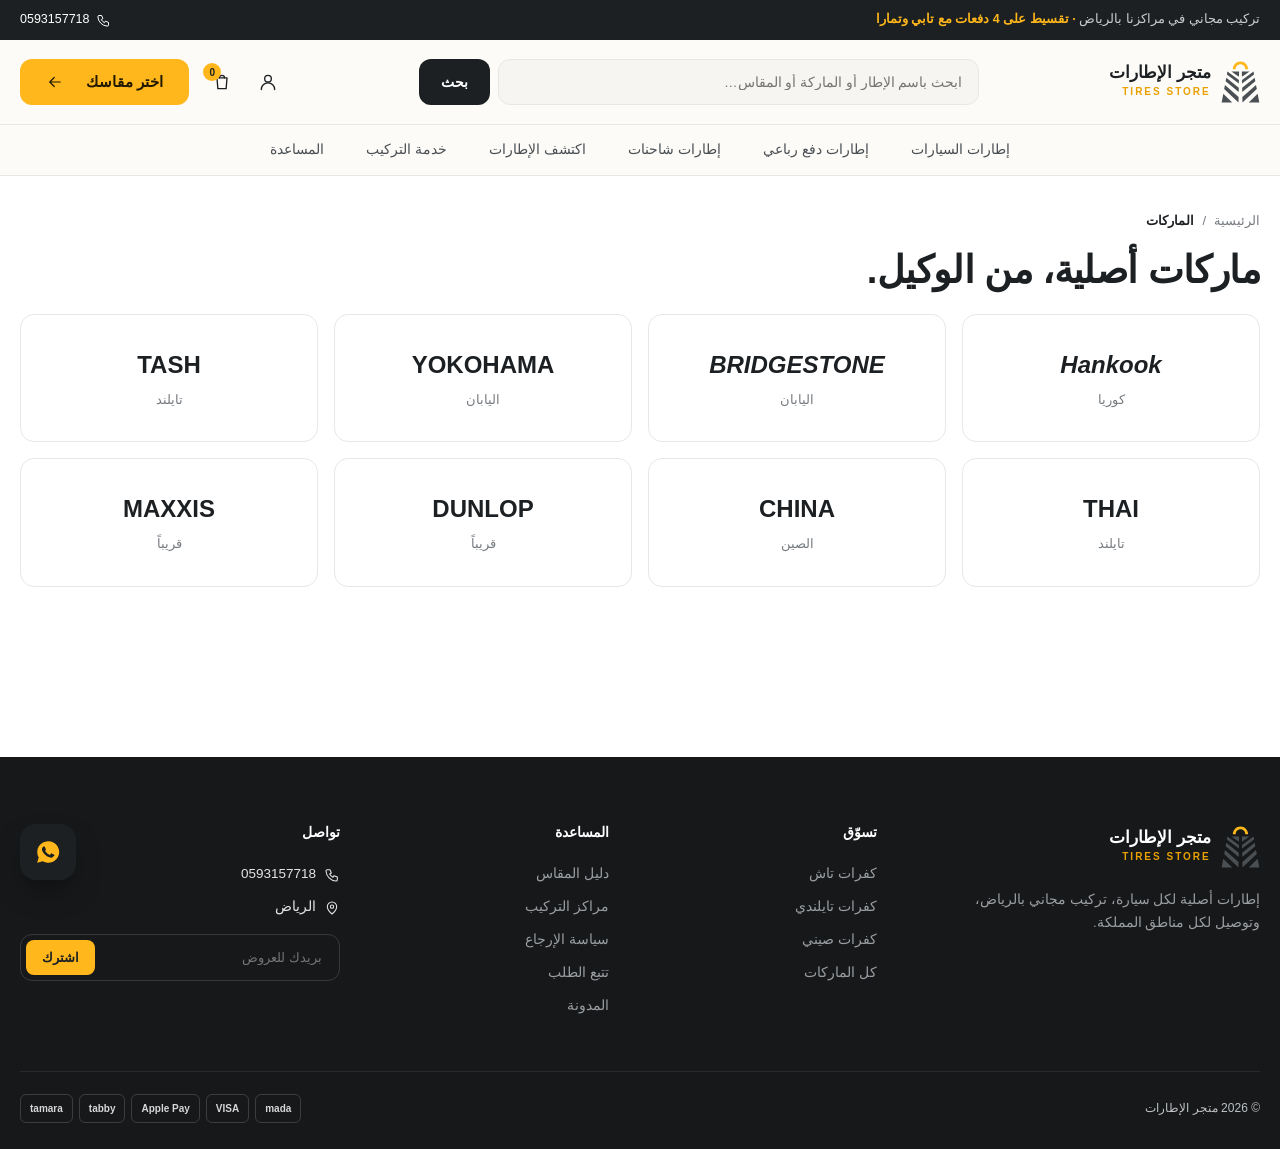
<file: brands.html>
<!doctype html>
<html lang="ar" dir="rtl">
<head>
<meta charset="utf-8">
<meta name="viewport" content="width=device-width,initial-scale=1">
<title>الماركات — متجر الإطارات</title>
<link rel="stylesheet" href="assets/store.css">
<script src="assets/store.js"></script>
<script src="assets/pages.js"></script>
</head>
<body data-page="brands">
<svg width="0" height="0" style="position:absolute" aria-hidden="true">
  <symbol id="i-search" viewBox="0 0 24 24"><circle cx="11" cy="11" r="7"/><path d="m20 20-3.5-3.5"/></symbol>
  <symbol id="i-user" viewBox="0 0 24 24"><circle cx="12" cy="8" r="4"/><path d="M4 21a8 8 0 0 1 16 0"/></symbol>
  <symbol id="i-bag" viewBox="0 0 24 24"><path d="M6 7h12l-1 13H7z"/><path d="M9 7a3 3 0 0 1 6 0"/></symbol>
  <symbol id="i-menu" viewBox="0 0 24 24"><path d="M4 7h16M4 12h16M4 17h10"/></symbol>
  <symbol id="i-arrow" viewBox="0 0 24 24"><path d="M19 12H5m6-6-6 6 6 6"/></symbol>
  <symbol id="i-next" viewBox="0 0 24 24"><path d="m15 6-6 6 6 6"/></symbol>
  <symbol id="i-prev" viewBox="0 0 24 24"><path d="m9 6 6 6-6 6"/></symbol>
  <symbol id="i-shield" viewBox="0 0 24 24"><path d="M12 3 4 6v6c0 5 3.5 8 8 9 4.5-1 8-4 8-9V6z"/><path d="m9 12 2 2 4-4"/></symbol>
  <symbol id="i-wrench" viewBox="0 0 24 24"><path d="M14.7 6.3a4 4 0 0 0-5.4 5.4L3 18l3 3 6.3-6.3a4 4 0 0 0 5.4-5.4l-2.6 2.6-2.4-.6-.6-2.4z"/></symbol>
  <symbol id="i-card" viewBox="0 0 24 24"><rect x="3" y="6" width="18" height="13" rx="2"/><path d="M3 10h18M7 15h4"/></symbol>
  <symbol id="i-truck" viewBox="0 0 24 24"><path d="M3 7h11v9H3zM14 10h4l3 3v3h-7"/><circle cx="7" cy="17" r="2"/><circle cx="17" cy="17" r="2"/></symbol>
  <symbol id="i-cal" viewBox="0 0 24 24"><rect x="4" y="5" width="16" height="15" rx="2"/><path d="M4 10h16M9 3v4M15 3v4"/></symbol>
  <symbol id="i-plus" viewBox="0 0 24 24"><path d="M12 5v14M5 12h14"/></symbol>
  <symbol id="i-pin" viewBox="0 0 24 24"><path d="M12 21s-7-6-7-11a7 7 0 0 1 14 0c0 5-7 11-7 11z"/><circle cx="12" cy="10" r="2.5"/></symbol>
  <symbol id="i-phone" viewBox="0 0 24 24"><path d="M5 4h4l2 5-2.5 1.5a11 11 0 0 0 5 5L15 13l5 2v4a2 2 0 0 1-2 2A16 16 0 0 1 3 6a2 2 0 0 1 2-2"/></symbol>
  <symbol id="i-home" viewBox="0 0 24 24"><path d="M3 11 12 4l9 7v9h-6v-6H9v6H3z"/></symbol>
  <symbol id="i-grid" viewBox="0 0 24 24"><rect x="4" y="4" width="7" height="7" rx="2"/><rect x="13" y="4" width="7" height="7" rx="2"/><rect x="4" y="13" width="7" height="7" rx="2"/><rect x="13" y="13" width="7" height="7" rx="2"/></symbol>
  <symbol id="i-down" viewBox="0 0 24 24"><path d="m6 9 6 6 6-6"/></symbol>
  <symbol id="i-heart" viewBox="0 0 24 24"><path d="M12 20s-7-4.4-7-10a4 4 0 0 1 7-2.6A4 4 0 0 1 19 10c0 5.6-7 10-7 10z"/></symbol>
  <symbol id="i-cat-all" viewBox="0 0 48 48"><circle cx="24" cy="24" r="17"/><circle cx="24" cy="24" r="8"/><path d="M24 7v5M24 36v5M7 24h5M36 24h5M12 12l3.5 3.5M32.5 32.5 36 36M36 12l-3.5 3.5M15.5 32.5 12 36"/></symbol>
  <symbol id="i-cat-sedan" viewBox="0 0 48 48"><path d="M5 30v-5l5-2 6-7h14l7 7 6 2v5h-3"/><path d="M15 30h18"/><circle cx="11" cy="31" r="4"/><circle cx="37" cy="31" r="4"/><path d="M18 16l-2 7h18l-5-7"/></symbol>
  <symbol id="i-cat-suv" viewBox="0 0 48 48"><path d="M4 31V20l4-8h24l6 8h4l2 3v8h-3"/><path d="M15 31h18"/><circle cx="11" cy="32" r="4"/><circle cx="37" cy="32" r="4"/><path d="M9 20h29M20 12v8"/></symbol>
  <symbol id="i-cat-truck" viewBox="0 0 48 48"><path d="M3 31V18h17V12h12l6 8h5l2 3v8h-3"/><path d="M15 31h18M20 18h18"/><circle cx="11" cy="32" r="4"/><circle cx="37" cy="32" r="4"/></symbol>
  <symbol id="i-tire" viewBox="0 0 24 24"><circle cx="12" cy="12" r="9"/><circle cx="12" cy="12" r="4"/></symbol>
</svg>

<!-- [component] top bar — fields: message, phone -->
<div class="topbar"><div class="wrap">
  <span>تركيب مجاني في مراكزنا بالرياض <b class="hide-m">· تقسيط على 4 دفعات مع تابي وتمارا</b></span>
  <a class="hide-m" href="tel:0593157718"><svg class="i" style="width:15px;height:15px"><use href="#i-phone"/></svg><span dir="ltr">0593157718</span></a>
</div></div>

<!-- [component] header — row 1: brand · search · tools + CTA / row 2: category nav -->
<header>
  <div class="wrap hrow">
    <button class="ic burger" aria-label="القائمة"><svg class="i"><use href="#i-menu"/></svg></button>
    <a class="brand" href="index.html"><img src="v2img/logo-mark.svg" alt=""><span><b>متجر الإطارات</b><small>TIRES STORE</small></span></a>
    <form class="hsearch" onsubmit="return false" role="search"><input placeholder="ابحث باسم الإطار أو الماركة أو المقاس…" aria-label="بحث"><button class="hs-btn" type="submit">بحث</button></form>
    <div class="tools">
      <a class="ic only-m" href="category.html" aria-label="بحث"><svg class="i"><use href="#i-search"/></svg></a>
      <a class="ic" href="account.html" aria-label="حسابي"><svg class="i"><use href="#i-user"/></svg></a>
      <a class="ic" href="cart.html" aria-label="السلة"><svg class="i"><use href="#i-bag"/></svg><i id="cartN">0</i></a>
      <a class="btn btn-gold hide-m" href="index.html#finder" style="height:46px;margin-inline-start:8px">اختر مقاسك <svg class="i" style="width:18px;height:18px"><use href="#i-arrow"/></svg></a>
    </div>
  </div>
  <nav class="hnav" aria-label="الأقسام"><div class="wrap"><a href="category.html?type=sedan">إطارات السيارات</a><a href="category.html?type=suv">إطارات دفع رباعي</a><a href="category.html?type=truck">إطارات شاحنات</a><a href="category.html" data-p="category">اكتشف الإطارات</a><a href="help.html#install" data-p="help">خدمة التركيب</a><a href="help.html#faq">المساعدة</a></div></nav>
</header>

<main class="inner">
<!-- [page] brands — Salla: brands list -->
<section class="wrap ptop-sec"><nav class="bc"><a href="index.html">الرئيسية</a><span>/</span><b>الماركات</b></nav><h1 class="ph1">ماركات أصلية، من الوكيل.</h1></section>
<section class="wrap bgrid">
  <a href="category.html?brand=هانكوك"><b style="font-style:italic">Hankook</b><small>كوريا</small></a><a href="category.html?brand=بريجستون"><b style="font-style:italic">BRIDGESTONE</b><small>اليابان</small></a><a href="category.html?brand=يوكوهاما"><b>YOKOHAMA</b><small>اليابان</small></a><a href="category.html?brand=تاش"><b>TASH</b><small>تايلند</small></a>
  <a href="category.html?brand=تايلندي"><b>THAI</b><small>تايلند</small></a><a href="category.html?brand=صيني"><b>CHINA</b><small>الصين</small></a><a href="category.html"><b>DUNLOP</b><small>قريباً</small></a><a href="category.html"><b>MAXXIS</b><small>قريباً</small></a>
</section>


</main>
<!-- [component] footer -->
<footer>
  <div class="wrap">
    <div class="fgrid">
      <div><a class="brand" href="index.html"><img src="v2img/logo-mark.svg" alt=""><span><b>متجر الإطارات</b><small>TIRES STORE</small></span></a><p style="margin-top:16px;font-size:13.5px;color:#9a9ea2;max-width:300px">إطارات أصلية لكل سيارة، تركيب مجاني بالرياض، وتوصيل لكل مناطق المملكة.</p></div>
      <div><h4>تسوّق</h4><a href="category.html?brand=تاش">كفرات تاش</a><a href="category.html?brand=تايلندي">كفرات تايلندي</a><a href="category.html?brand=صيني">كفرات صيني</a><a href="brands.html">كل الماركات</a></div>
      <div><h4>المساعدة</h4><a href="help.html#size">دليل المقاس</a><a href="help.html#centers">مراكز التركيب</a><a href="help.html#returns">سياسة الإرجاع</a><a href="account.html#orders">تتبع الطلب</a><a href="blog.html">المدونة</a></div>
      <div class="contact"><h4>تواصل</h4><a href="tel:0593157718"><svg class="i" style="width:16px;height:16px"><use href="#i-phone"/></svg><span dir="ltr">0593157718</span></a><a href="help.html#centers"><svg class="i" style="width:16px;height:16px"><use href="#i-pin"/></svg>الرياض</a><form class="news" onsubmit="return false"><input placeholder="بريدك للعروض"><button>اشترك</button></form></div>
    </div>
    <div class="fbot"><span>© 2026 متجر الإطارات</span><div class="pay"><span>mada</span><span>VISA</span><span>Apple Pay</span><span>tabby</span><span>tamara</span></div></div>
  </div>
</footer>

<!-- [component] floating WhatsApp -->
<a class="fwa" href="https://wa.me/966593157718" target="_blank" rel="noopener" aria-label="تواصل عبر واتساب"><svg viewBox="0 0 24 24" fill="currentColor" width="26" height="26"><path d="M12 2a10 10 0 0 0-8.6 15L2 22l5.2-1.4A10 10 0 1 0 12 2zm5 14c-.2.6-1.2 1.2-1.7 1.2-.4 0-1 .2-3.3-.8-2.7-1.2-4.4-4-4.6-4.2-.1-.2-1-1.4-1-2.7s.7-1.9 1-2.2c.2-.2.5-.3.7-.3h.5c.2 0 .4 0 .6.5l.8 1.9c.1.2.1.4 0 .5l-.4.6c-.1.2-.3.3-.1.6.2.3.8 1.3 1.7 2 1.1 1 2 1.3 2.3 1.4.3.1.4.1.6-.1l.8-1c.2-.2.4-.2.6-.1l1.8.9c.3.1.4.2.5.3.1.2.1.7-.1 1.3z"/></svg></a>

<nav class="mbar">
  <a href="index.html" data-p="home"><svg class="i"><use href="#i-home"/></svg>الرئيسية</a>
  <a href="category.html" data-p="category"><svg class="i"><use href="#i-grid"/></svg>الأقسام</a>
  <a href="index.html#finder"><svg class="i"><use href="#i-tire"/></svg>مقاسك</a>
  <a href="cart.html" data-p="cart"><svg class="i"><use href="#i-bag"/></svg>السلة</a>
  <a href="account.html" data-p="account"><svg class="i"><use href="#i-user"/></svg>حسابي</a>
</nav>

</body>
</html>
</file>
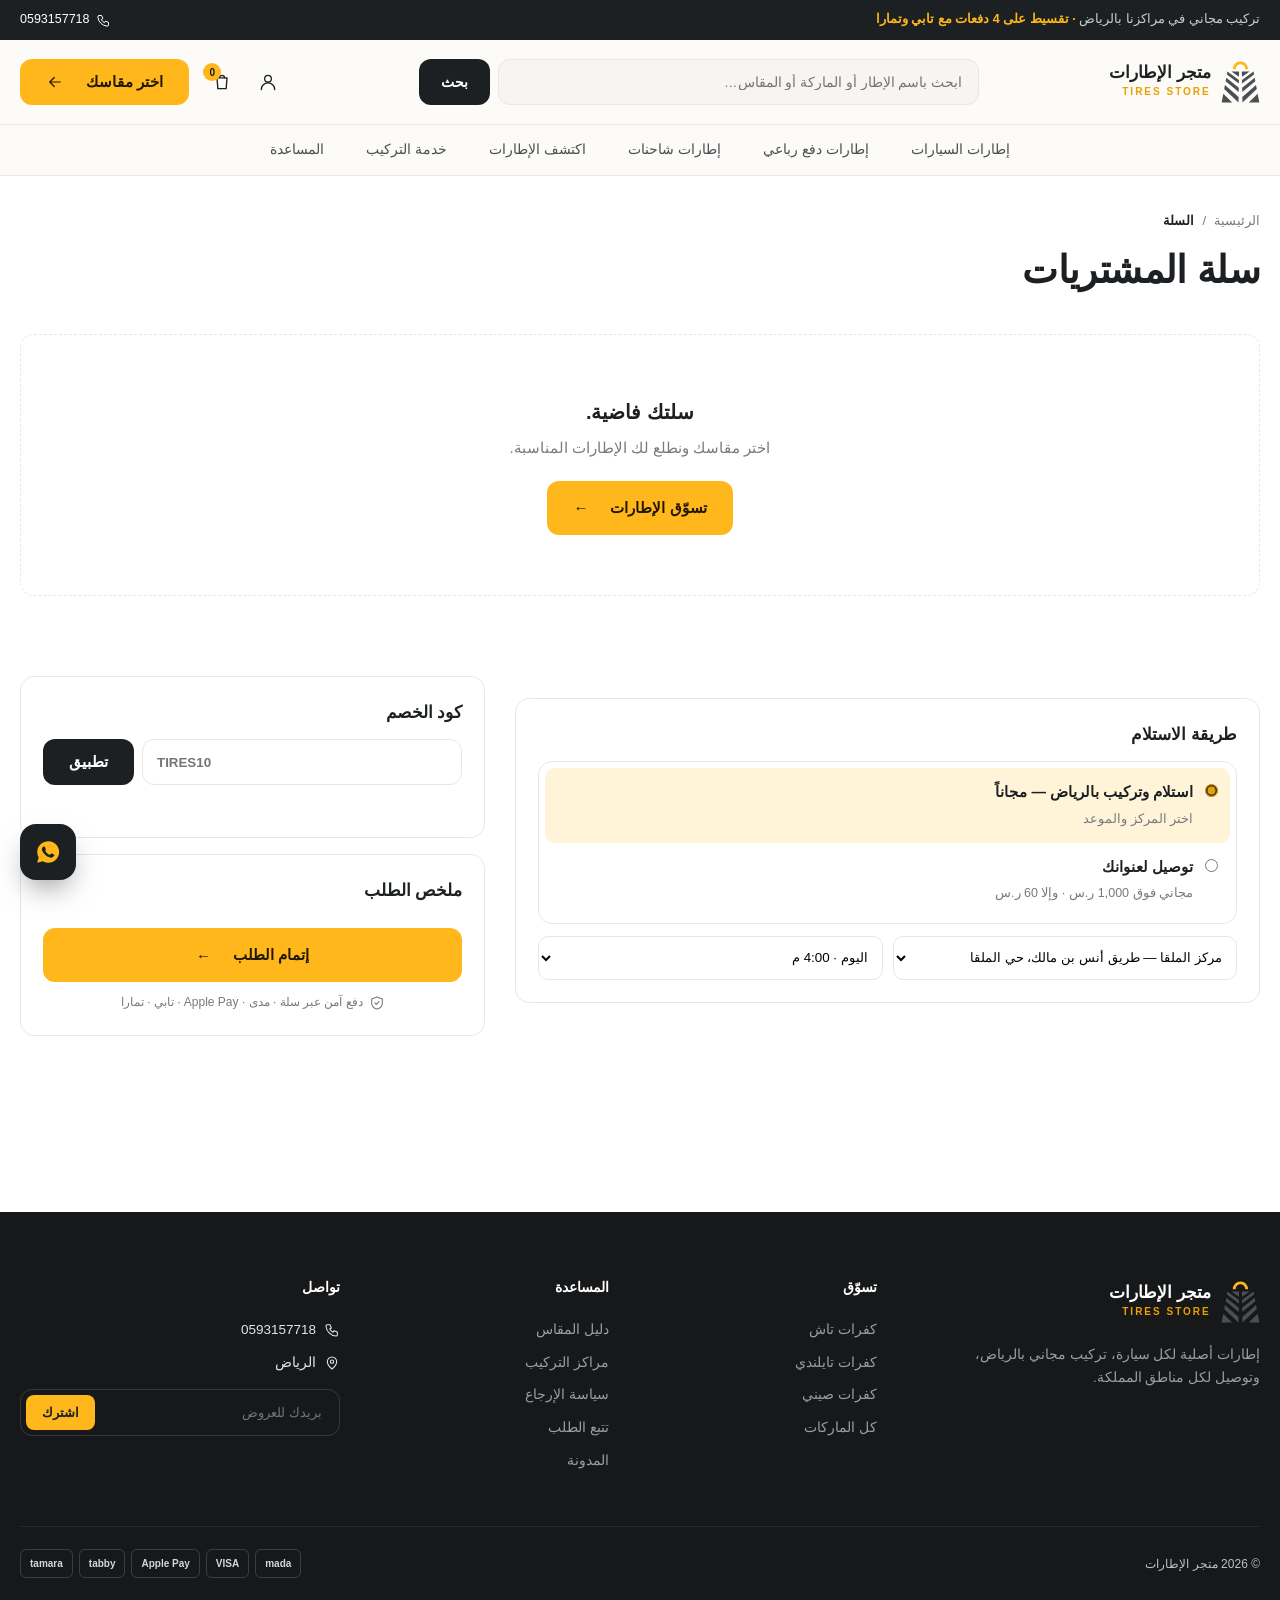
<file: cart.html>
<!doctype html>
<html lang="ar" dir="rtl">
<head>
<meta charset="utf-8">
<meta name="viewport" content="width=device-width,initial-scale=1">
<title>السلة — متجر الإطارات</title>
<link rel="stylesheet" href="assets/store.css">
<script src="assets/store.js"></script>
<script src="assets/pages.js"></script>
</head>
<body data-page="cart">
<svg width="0" height="0" style="position:absolute" aria-hidden="true">
  <symbol id="i-search" viewBox="0 0 24 24"><circle cx="11" cy="11" r="7"/><path d="m20 20-3.5-3.5"/></symbol>
  <symbol id="i-user" viewBox="0 0 24 24"><circle cx="12" cy="8" r="4"/><path d="M4 21a8 8 0 0 1 16 0"/></symbol>
  <symbol id="i-bag" viewBox="0 0 24 24"><path d="M6 7h12l-1 13H7z"/><path d="M9 7a3 3 0 0 1 6 0"/></symbol>
  <symbol id="i-menu" viewBox="0 0 24 24"><path d="M4 7h16M4 12h16M4 17h10"/></symbol>
  <symbol id="i-arrow" viewBox="0 0 24 24"><path d="M19 12H5m6-6-6 6 6 6"/></symbol>
  <symbol id="i-next" viewBox="0 0 24 24"><path d="m15 6-6 6 6 6"/></symbol>
  <symbol id="i-prev" viewBox="0 0 24 24"><path d="m9 6 6 6-6 6"/></symbol>
  <symbol id="i-shield" viewBox="0 0 24 24"><path d="M12 3 4 6v6c0 5 3.5 8 8 9 4.5-1 8-4 8-9V6z"/><path d="m9 12 2 2 4-4"/></symbol>
  <symbol id="i-wrench" viewBox="0 0 24 24"><path d="M14.7 6.3a4 4 0 0 0-5.4 5.4L3 18l3 3 6.3-6.3a4 4 0 0 0 5.4-5.4l-2.6 2.6-2.4-.6-.6-2.4z"/></symbol>
  <symbol id="i-card" viewBox="0 0 24 24"><rect x="3" y="6" width="18" height="13" rx="2"/><path d="M3 10h18M7 15h4"/></symbol>
  <symbol id="i-truck" viewBox="0 0 24 24"><path d="M3 7h11v9H3zM14 10h4l3 3v3h-7"/><circle cx="7" cy="17" r="2"/><circle cx="17" cy="17" r="2"/></symbol>
  <symbol id="i-cal" viewBox="0 0 24 24"><rect x="4" y="5" width="16" height="15" rx="2"/><path d="M4 10h16M9 3v4M15 3v4"/></symbol>
  <symbol id="i-plus" viewBox="0 0 24 24"><path d="M12 5v14M5 12h14"/></symbol>
  <symbol id="i-pin" viewBox="0 0 24 24"><path d="M12 21s-7-6-7-11a7 7 0 0 1 14 0c0 5-7 11-7 11z"/><circle cx="12" cy="10" r="2.5"/></symbol>
  <symbol id="i-phone" viewBox="0 0 24 24"><path d="M5 4h4l2 5-2.5 1.5a11 11 0 0 0 5 5L15 13l5 2v4a2 2 0 0 1-2 2A16 16 0 0 1 3 6a2 2 0 0 1 2-2"/></symbol>
  <symbol id="i-home" viewBox="0 0 24 24"><path d="M3 11 12 4l9 7v9h-6v-6H9v6H3z"/></symbol>
  <symbol id="i-grid" viewBox="0 0 24 24"><rect x="4" y="4" width="7" height="7" rx="2"/><rect x="13" y="4" width="7" height="7" rx="2"/><rect x="4" y="13" width="7" height="7" rx="2"/><rect x="13" y="13" width="7" height="7" rx="2"/></symbol>
  <symbol id="i-down" viewBox="0 0 24 24"><path d="m6 9 6 6 6-6"/></symbol>
  <symbol id="i-heart" viewBox="0 0 24 24"><path d="M12 20s-7-4.4-7-10a4 4 0 0 1 7-2.6A4 4 0 0 1 19 10c0 5.6-7 10-7 10z"/></symbol>
  <symbol id="i-cat-all" viewBox="0 0 48 48"><circle cx="24" cy="24" r="17"/><circle cx="24" cy="24" r="8"/><path d="M24 7v5M24 36v5M7 24h5M36 24h5M12 12l3.5 3.5M32.5 32.5 36 36M36 12l-3.5 3.5M15.5 32.5 12 36"/></symbol>
  <symbol id="i-cat-sedan" viewBox="0 0 48 48"><path d="M5 30v-5l5-2 6-7h14l7 7 6 2v5h-3"/><path d="M15 30h18"/><circle cx="11" cy="31" r="4"/><circle cx="37" cy="31" r="4"/><path d="M18 16l-2 7h18l-5-7"/></symbol>
  <symbol id="i-cat-suv" viewBox="0 0 48 48"><path d="M4 31V20l4-8h24l6 8h4l2 3v8h-3"/><path d="M15 31h18"/><circle cx="11" cy="32" r="4"/><circle cx="37" cy="32" r="4"/><path d="M9 20h29M20 12v8"/></symbol>
  <symbol id="i-cat-truck" viewBox="0 0 48 48"><path d="M3 31V18h17V12h12l6 8h5l2 3v8h-3"/><path d="M15 31h18M20 18h18"/><circle cx="11" cy="32" r="4"/><circle cx="37" cy="32" r="4"/></symbol>
  <symbol id="i-tire" viewBox="0 0 24 24"><circle cx="12" cy="12" r="9"/><circle cx="12" cy="12" r="4"/></symbol>
</svg>

<!-- [component] top bar — fields: message, phone -->
<div class="topbar"><div class="wrap">
  <span>تركيب مجاني في مراكزنا بالرياض <b class="hide-m">· تقسيط على 4 دفعات مع تابي وتمارا</b></span>
  <a class="hide-m" href="tel:0593157718"><svg class="i" style="width:15px;height:15px"><use href="#i-phone"/></svg><span dir="ltr">0593157718</span></a>
</div></div>

<!-- [component] header — row 1: brand · search · tools + CTA / row 2: category nav -->
<header>
  <div class="wrap hrow">
    <button class="ic burger" aria-label="القائمة"><svg class="i"><use href="#i-menu"/></svg></button>
    <a class="brand" href="index.html"><img src="v2img/logo-mark.svg" alt=""><span><b>متجر الإطارات</b><small>TIRES STORE</small></span></a>
    <form class="hsearch" onsubmit="return false" role="search"><input placeholder="ابحث باسم الإطار أو الماركة أو المقاس…" aria-label="بحث"><button class="hs-btn" type="submit">بحث</button></form>
    <div class="tools">
      <a class="ic only-m" href="category.html" aria-label="بحث"><svg class="i"><use href="#i-search"/></svg></a>
      <a class="ic" href="account.html" aria-label="حسابي"><svg class="i"><use href="#i-user"/></svg></a>
      <a class="ic" href="cart.html" aria-label="السلة"><svg class="i"><use href="#i-bag"/></svg><i id="cartN">0</i></a>
      <a class="btn btn-gold hide-m" href="index.html#finder" style="height:46px;margin-inline-start:8px">اختر مقاسك <svg class="i" style="width:18px;height:18px"><use href="#i-arrow"/></svg></a>
    </div>
  </div>
  <nav class="hnav" aria-label="الأقسام"><div class="wrap"><a href="category.html?type=sedan">إطارات السيارات</a><a href="category.html?type=suv">إطارات دفع رباعي</a><a href="category.html?type=truck">إطارات شاحنات</a><a href="category.html" data-p="category">اكتشف الإطارات</a><a href="help.html#install" data-p="help">خدمة التركيب</a><a href="help.html#faq">المساعدة</a></div></nav>
</header>

<main class="inner">
<!-- [page] cart — Salla: cart page (checkout itself is Salla's) -->
<section class="wrap ptop-sec"><nav class="bc"><a href="index.html">الرئيسية</a><span>/</span><b>السلة</b></nav><h1 class="ph1">سلة المشتريات</h1></section>
<section class="wrap" id="cartEmpty" hidden><div class="empty" style="margin:30px 0 70px"><h3>سلتك فاضية.</h3><p>اختر مقاسك ونطلع لك الإطارات المناسبة.</p><a class="btn btn-gold" href="category.html">تسوّق الإطارات <span aria-hidden="true">←</span></a></div></section>
<section class="wrap cartg" id="cartFull" hidden>
  <div><div id="items"></div>
    <div class="box" style="margin-top:22px"><h3>طريقة الاستلام</h3><div class="dm" style="margin:0">
      <label><input type="radio" name="dm" id="dmInstall" value="install"><span><b>استلام وتركيب بالرياض — مجاناً</b><small>اختر المركز والموعد</small></span></label>
      <label><input type="radio" name="dm" id="dmShip" value="ship"><span><b>توصيل لعنوانك</b><small>مجاني فوق 1,000 ر.س · وإلا 60 ر.س</small></span></label></div>
      <div id="installBox" style="display:grid;grid-template-columns:1fr 1fr;gap:10px;margin-top:12px"><select id="centerSel" class="dmsel" aria-label="المركز"></select><select id="slotSel" class="dmsel" aria-label="الموعد"><option>اليوم · 4:00 م</option><option>اليوم · 7:00 م</option><option>بكرة · 10:00 ص</option><option>بكرة · 2:30 م</option></select></div>
    </div>
  </div>
  <aside><div class="box"><h3>كود الخصم</h3><form class="cp" id="cpForm"><input id="cpIn" placeholder="TIRES10" aria-label="كود الخصم" dir="ltr"><button class="btn btn-dark" type="submit">تطبيق</button></form><p id="cpMsg"></p></div>
    <div class="box"><h3>ملخص الطلب</h3><div class="sum" id="sum"></div><button type="button" class="btn btn-gold" id="checkout">إتمام الطلب <span aria-hidden="true">←</span></button><p class="secure"><svg class="i" style="width:16px;height:16px"><use href="#i-shield"/></svg> دفع آمن عبر سلة · مدى · Apple Pay · تابي · تمارا</p></div></aside>
</section>
<style>.dmsel{height:44px;border:1px solid var(--line);border-radius:10px;padding:0 10px;font-family:inherit;background:#fff}#installBox[hidden]{display:none!important}</style>


</main>
<!-- [component] footer -->
<footer>
  <div class="wrap">
    <div class="fgrid">
      <div><a class="brand" href="index.html"><img src="v2img/logo-mark.svg" alt=""><span><b>متجر الإطارات</b><small>TIRES STORE</small></span></a><p style="margin-top:16px;font-size:13.5px;color:#9a9ea2;max-width:300px">إطارات أصلية لكل سيارة، تركيب مجاني بالرياض، وتوصيل لكل مناطق المملكة.</p></div>
      <div><h4>تسوّق</h4><a href="category.html?brand=تاش">كفرات تاش</a><a href="category.html?brand=تايلندي">كفرات تايلندي</a><a href="category.html?brand=صيني">كفرات صيني</a><a href="brands.html">كل الماركات</a></div>
      <div><h4>المساعدة</h4><a href="help.html#size">دليل المقاس</a><a href="help.html#centers">مراكز التركيب</a><a href="help.html#returns">سياسة الإرجاع</a><a href="account.html#orders">تتبع الطلب</a><a href="blog.html">المدونة</a></div>
      <div class="contact"><h4>تواصل</h4><a href="tel:0593157718"><svg class="i" style="width:16px;height:16px"><use href="#i-phone"/></svg><span dir="ltr">0593157718</span></a><a href="help.html#centers"><svg class="i" style="width:16px;height:16px"><use href="#i-pin"/></svg>الرياض</a><form class="news" onsubmit="return false"><input placeholder="بريدك للعروض"><button>اشترك</button></form></div>
    </div>
    <div class="fbot"><span>© 2026 متجر الإطارات</span><div class="pay"><span>mada</span><span>VISA</span><span>Apple Pay</span><span>tabby</span><span>tamara</span></div></div>
  </div>
</footer>

<!-- [component] floating WhatsApp -->
<a class="fwa" href="https://wa.me/966593157718" target="_blank" rel="noopener" aria-label="تواصل عبر واتساب"><svg viewBox="0 0 24 24" fill="currentColor" width="26" height="26"><path d="M12 2a10 10 0 0 0-8.6 15L2 22l5.2-1.4A10 10 0 1 0 12 2zm5 14c-.2.6-1.2 1.2-1.7 1.2-.4 0-1 .2-3.3-.8-2.7-1.2-4.4-4-4.6-4.2-.1-.2-1-1.4-1-2.7s.7-1.9 1-2.2c.2-.2.5-.3.7-.3h.5c.2 0 .4 0 .6.5l.8 1.9c.1.2.1.4 0 .5l-.4.6c-.1.2-.3.3-.1.6.2.3.8 1.3 1.7 2 1.1 1 2 1.3 2.3 1.4.3.1.4.1.6-.1l.8-1c.2-.2.4-.2.6-.1l1.8.9c.3.1.4.2.5.3.1.2.1.7-.1 1.3z"/></svg></a>

<nav class="mbar">
  <a href="index.html" data-p="home"><svg class="i"><use href="#i-home"/></svg>الرئيسية</a>
  <a href="category.html" data-p="category"><svg class="i"><use href="#i-grid"/></svg>الأقسام</a>
  <a href="index.html#finder"><svg class="i"><use href="#i-tire"/></svg>مقاسك</a>
  <a href="cart.html" data-p="cart"><svg class="i"><use href="#i-bag"/></svg>السلة</a>
  <a href="account.html" data-p="account"><svg class="i"><use href="#i-user"/></svg>حسابي</a>
</nav>

</body>
</html>
</file>
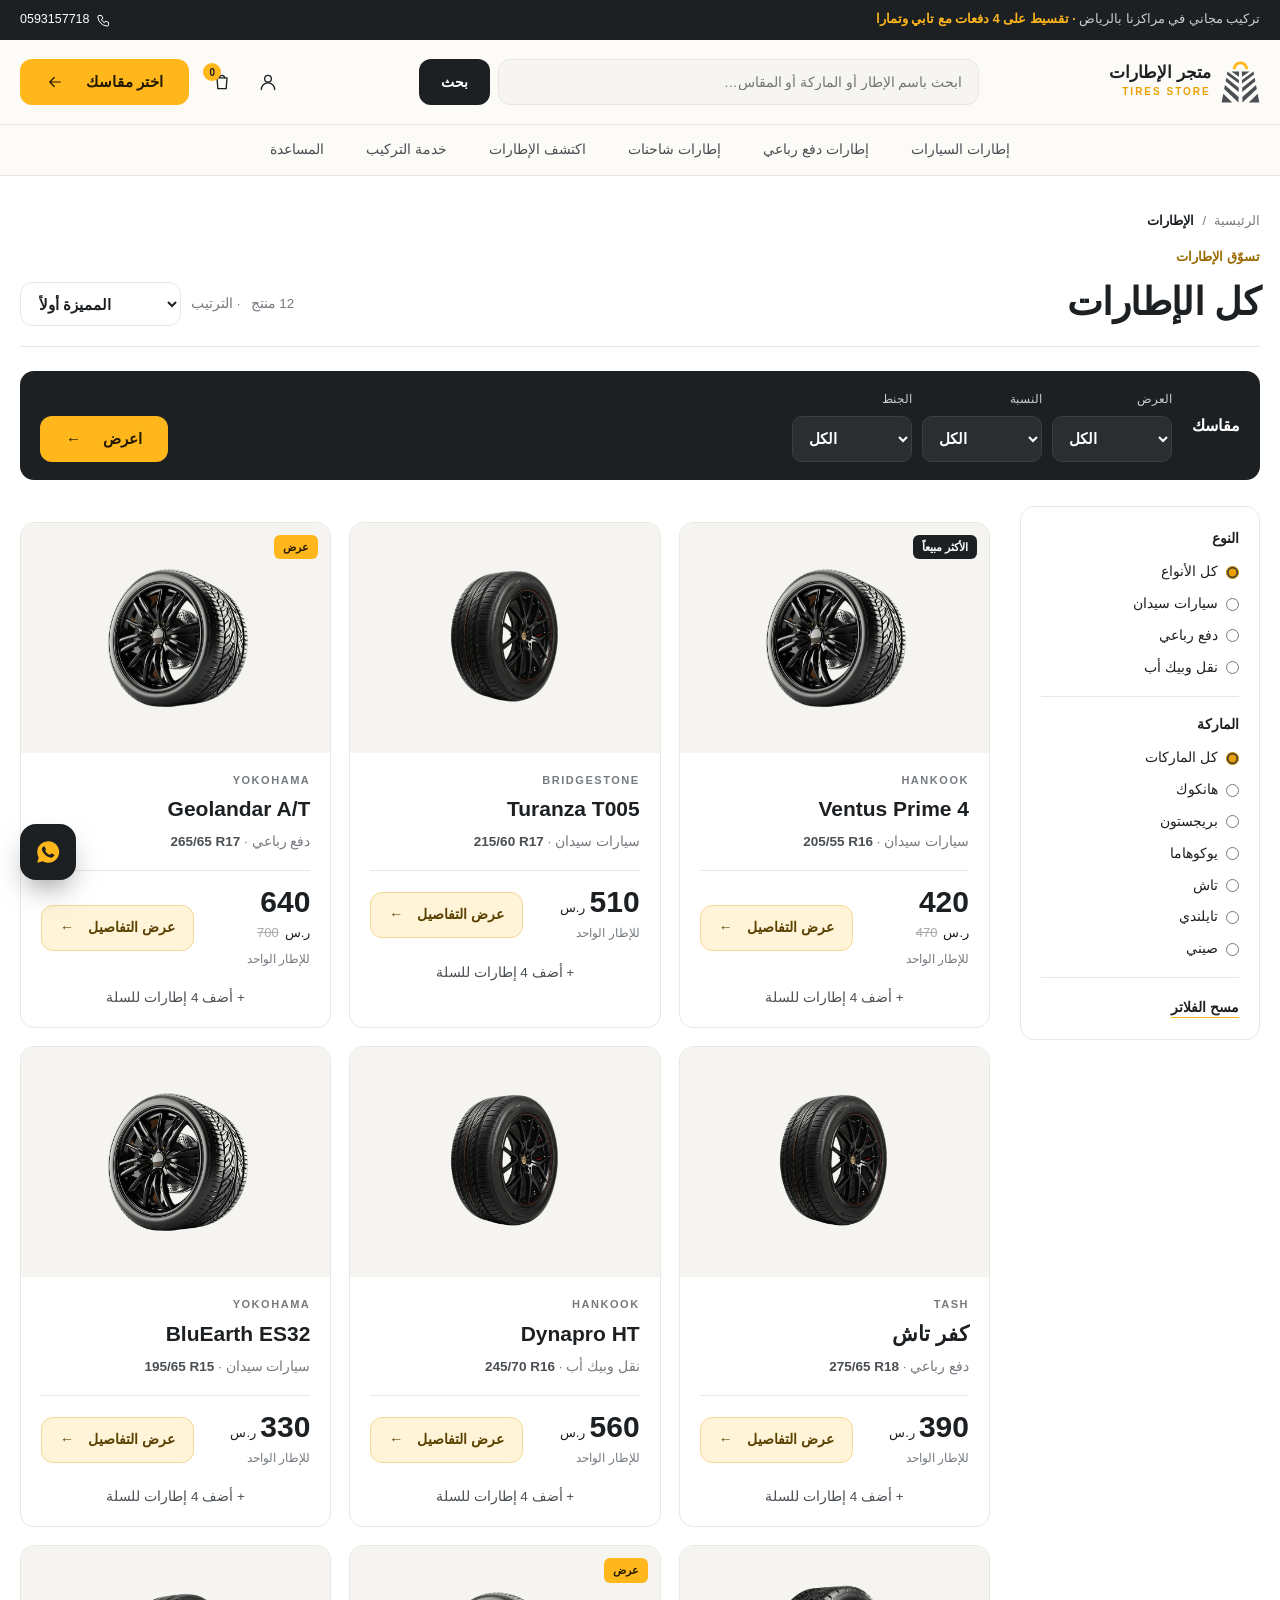
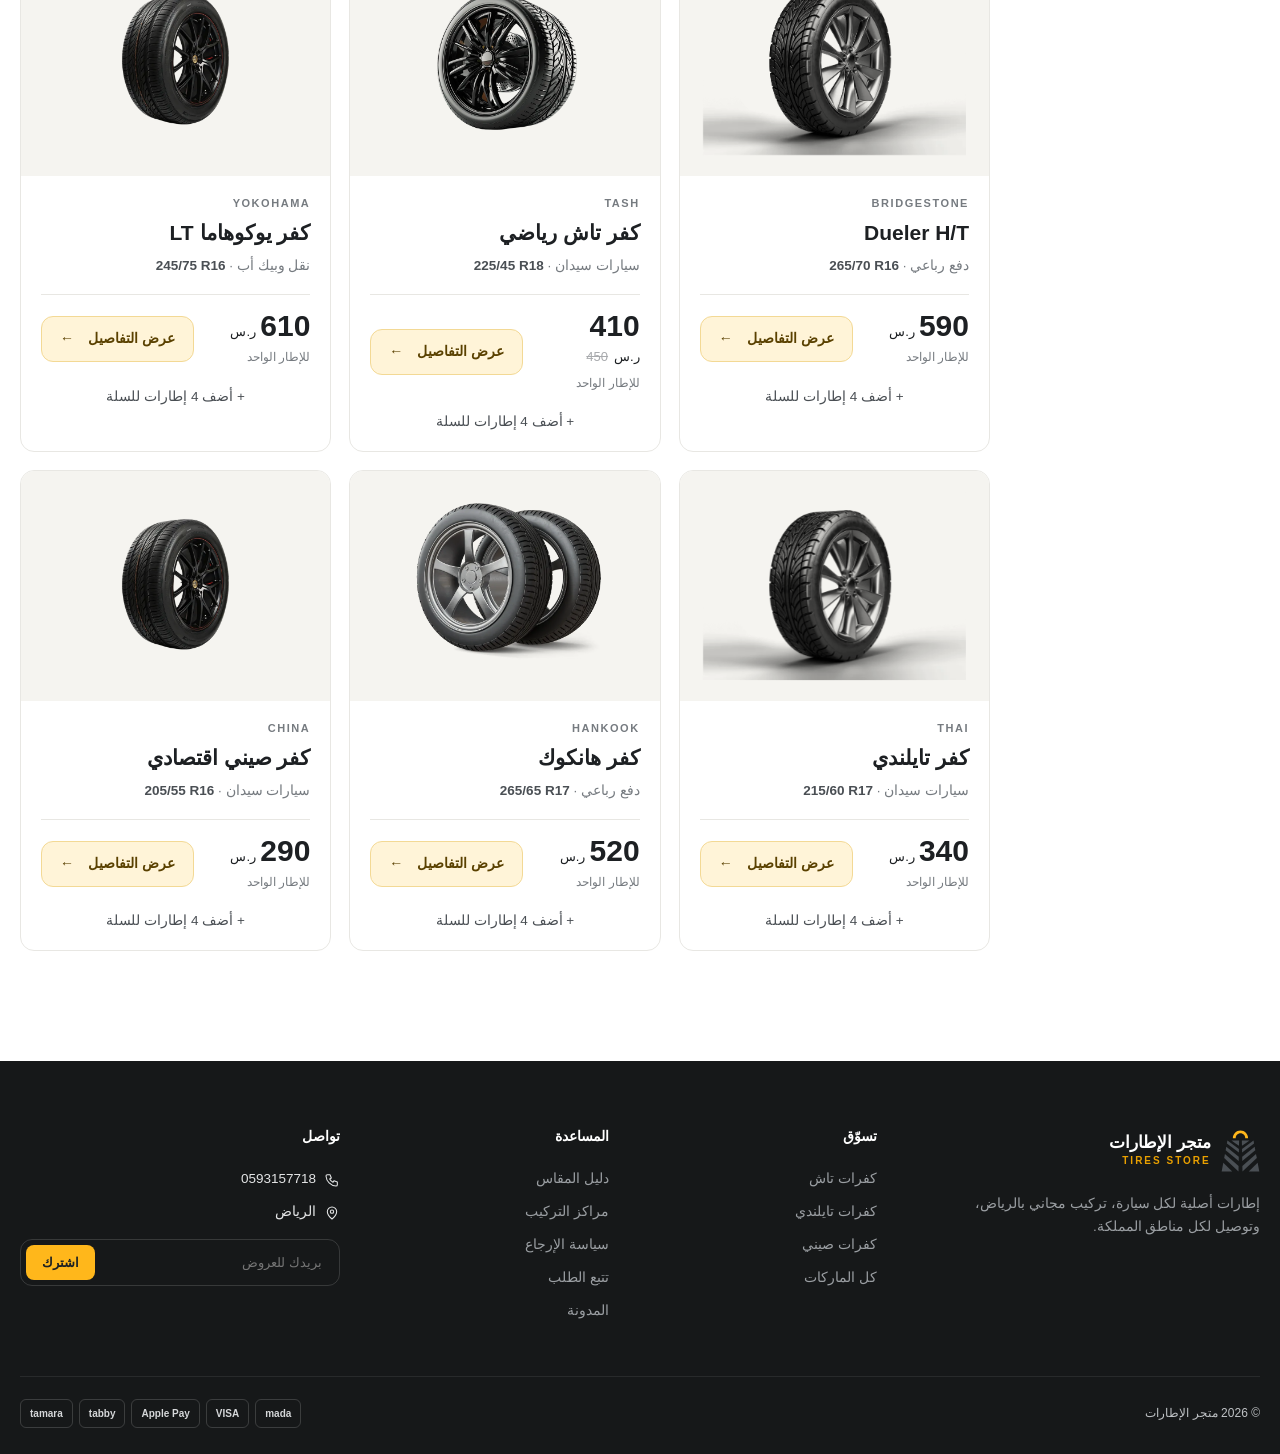
<file: category.html>
<!doctype html>
<html lang="ar" dir="rtl">
<head>
<meta charset="utf-8">
<meta name="viewport" content="width=device-width,initial-scale=1">
<title>كل الإطارات — متجر الإطارات</title>
<link rel="stylesheet" href="assets/store.css">
<script src="assets/store.js"></script>
<script src="assets/pages.js"></script>
</head>
<body data-page="category">
<svg width="0" height="0" style="position:absolute" aria-hidden="true">
  <symbol id="i-search" viewBox="0 0 24 24"><circle cx="11" cy="11" r="7"/><path d="m20 20-3.5-3.5"/></symbol>
  <symbol id="i-user" viewBox="0 0 24 24"><circle cx="12" cy="8" r="4"/><path d="M4 21a8 8 0 0 1 16 0"/></symbol>
  <symbol id="i-bag" viewBox="0 0 24 24"><path d="M6 7h12l-1 13H7z"/><path d="M9 7a3 3 0 0 1 6 0"/></symbol>
  <symbol id="i-menu" viewBox="0 0 24 24"><path d="M4 7h16M4 12h16M4 17h10"/></symbol>
  <symbol id="i-arrow" viewBox="0 0 24 24"><path d="M19 12H5m6-6-6 6 6 6"/></symbol>
  <symbol id="i-next" viewBox="0 0 24 24"><path d="m15 6-6 6 6 6"/></symbol>
  <symbol id="i-prev" viewBox="0 0 24 24"><path d="m9 6 6 6-6 6"/></symbol>
  <symbol id="i-shield" viewBox="0 0 24 24"><path d="M12 3 4 6v6c0 5 3.5 8 8 9 4.5-1 8-4 8-9V6z"/><path d="m9 12 2 2 4-4"/></symbol>
  <symbol id="i-wrench" viewBox="0 0 24 24"><path d="M14.7 6.3a4 4 0 0 0-5.4 5.4L3 18l3 3 6.3-6.3a4 4 0 0 0 5.4-5.4l-2.6 2.6-2.4-.6-.6-2.4z"/></symbol>
  <symbol id="i-card" viewBox="0 0 24 24"><rect x="3" y="6" width="18" height="13" rx="2"/><path d="M3 10h18M7 15h4"/></symbol>
  <symbol id="i-truck" viewBox="0 0 24 24"><path d="M3 7h11v9H3zM14 10h4l3 3v3h-7"/><circle cx="7" cy="17" r="2"/><circle cx="17" cy="17" r="2"/></symbol>
  <symbol id="i-cal" viewBox="0 0 24 24"><rect x="4" y="5" width="16" height="15" rx="2"/><path d="M4 10h16M9 3v4M15 3v4"/></symbol>
  <symbol id="i-plus" viewBox="0 0 24 24"><path d="M12 5v14M5 12h14"/></symbol>
  <symbol id="i-pin" viewBox="0 0 24 24"><path d="M12 21s-7-6-7-11a7 7 0 0 1 14 0c0 5-7 11-7 11z"/><circle cx="12" cy="10" r="2.5"/></symbol>
  <symbol id="i-phone" viewBox="0 0 24 24"><path d="M5 4h4l2 5-2.5 1.5a11 11 0 0 0 5 5L15 13l5 2v4a2 2 0 0 1-2 2A16 16 0 0 1 3 6a2 2 0 0 1 2-2"/></symbol>
  <symbol id="i-home" viewBox="0 0 24 24"><path d="M3 11 12 4l9 7v9h-6v-6H9v6H3z"/></symbol>
  <symbol id="i-grid" viewBox="0 0 24 24"><rect x="4" y="4" width="7" height="7" rx="2"/><rect x="13" y="4" width="7" height="7" rx="2"/><rect x="4" y="13" width="7" height="7" rx="2"/><rect x="13" y="13" width="7" height="7" rx="2"/></symbol>
  <symbol id="i-down" viewBox="0 0 24 24"><path d="m6 9 6 6 6-6"/></symbol>
  <symbol id="i-heart" viewBox="0 0 24 24"><path d="M12 20s-7-4.4-7-10a4 4 0 0 1 7-2.6A4 4 0 0 1 19 10c0 5.6-7 10-7 10z"/></symbol>
  <symbol id="i-cat-all" viewBox="0 0 48 48"><circle cx="24" cy="24" r="17"/><circle cx="24" cy="24" r="8"/><path d="M24 7v5M24 36v5M7 24h5M36 24h5M12 12l3.5 3.5M32.5 32.5 36 36M36 12l-3.5 3.5M15.5 32.5 12 36"/></symbol>
  <symbol id="i-cat-sedan" viewBox="0 0 48 48"><path d="M5 30v-5l5-2 6-7h14l7 7 6 2v5h-3"/><path d="M15 30h18"/><circle cx="11" cy="31" r="4"/><circle cx="37" cy="31" r="4"/><path d="M18 16l-2 7h18l-5-7"/></symbol>
  <symbol id="i-cat-suv" viewBox="0 0 48 48"><path d="M4 31V20l4-8h24l6 8h4l2 3v8h-3"/><path d="M15 31h18"/><circle cx="11" cy="32" r="4"/><circle cx="37" cy="32" r="4"/><path d="M9 20h29M20 12v8"/></symbol>
  <symbol id="i-cat-truck" viewBox="0 0 48 48"><path d="M3 31V18h17V12h12l6 8h5l2 3v8h-3"/><path d="M15 31h18M20 18h18"/><circle cx="11" cy="32" r="4"/><circle cx="37" cy="32" r="4"/></symbol>
  <symbol id="i-tire" viewBox="0 0 24 24"><circle cx="12" cy="12" r="9"/><circle cx="12" cy="12" r="4"/></symbol>
</svg>

<!-- [component] top bar — fields: message, phone -->
<div class="topbar"><div class="wrap">
  <span>تركيب مجاني في مراكزنا بالرياض <b class="hide-m">· تقسيط على 4 دفعات مع تابي وتمارا</b></span>
  <a class="hide-m" href="tel:0593157718"><svg class="i" style="width:15px;height:15px"><use href="#i-phone"/></svg><span dir="ltr">0593157718</span></a>
</div></div>

<!-- [component] header — row 1: brand · search · tools + CTA / row 2: category nav -->
<header>
  <div class="wrap hrow">
    <button class="ic burger" aria-label="القائمة"><svg class="i"><use href="#i-menu"/></svg></button>
    <a class="brand" href="index.html"><img src="v2img/logo-mark.svg" alt=""><span><b>متجر الإطارات</b><small>TIRES STORE</small></span></a>
    <form class="hsearch" onsubmit="return false" role="search"><input placeholder="ابحث باسم الإطار أو الماركة أو المقاس…" aria-label="بحث"><button class="hs-btn" type="submit">بحث</button></form>
    <div class="tools">
      <a class="ic only-m" href="category.html" aria-label="بحث"><svg class="i"><use href="#i-search"/></svg></a>
      <a class="ic" href="account.html" aria-label="حسابي"><svg class="i"><use href="#i-user"/></svg></a>
      <a class="ic" href="cart.html" aria-label="السلة"><svg class="i"><use href="#i-bag"/></svg><i id="cartN">0</i></a>
      <a class="btn btn-gold hide-m" href="index.html#finder" style="height:46px;margin-inline-start:8px">اختر مقاسك <svg class="i" style="width:18px;height:18px"><use href="#i-arrow"/></svg></a>
    </div>
  </div>
  <nav class="hnav" aria-label="الأقسام"><div class="wrap"><a href="category.html?type=sedan">إطارات السيارات</a><a href="category.html?type=suv">إطارات دفع رباعي</a><a href="category.html?type=truck">إطارات شاحنات</a><a href="category.html" data-p="category">اكتشف الإطارات</a><a href="help.html#install" data-p="help">خدمة التركيب</a><a href="help.html#faq">المساعدة</a></div></nav>
</header>

<main class="inner">
<!-- [page] category / search — Salla: product listing (category + search share it) -->
<section class="wrap ptop-sec">
  <nav class="bc"><a href="index.html">الرئيسية</a><span>/</span><b>الإطارات</b></nav>
  <div class="cat-top"><div><span class="kicker">تسوّق الإطارات</span><h1 class="ph1" id="ctitle">كل الإطارات</h1></div>
    <label class="cmp-pick"><span id="ccount"></span> · الترتيب <select id="csort"><option value="feat">المميزة أولاً</option><option value="low">السعر: الأقل أولاً</option><option value="high">السعر: الأعلى أولاً</option></select></label></div>
  <form class="fbar" id="fbar"><span class="t">مقاسك</span>
    <div><label for="fw">العرض</label><select id="fw"></select></div><div><label for="fr">النسبة</label><select id="fr"></select></div><div><label for="fj">الجنط</label><select id="fj"></select></div>
    <button class="btn btn-gold" type="submit">اعرض <span aria-hidden="true">←</span></button></form>
  <div class="cat-wrap">
    <aside class="facets"><h4>النوع</h4><fieldset id="fType"></fieldset><h4>الماركة</h4><fieldset id="fBrand"></fieldset><button type="button" class="link" id="clear">مسح الفلاتر</button></aside>
    <div><div class="chips" id="chips"></div><div class="cgridx" id="cgridx"></div></div>
  </div>
</section>


</main>
<!-- [component] footer -->
<footer>
  <div class="wrap">
    <div class="fgrid">
      <div><a class="brand" href="index.html"><img src="v2img/logo-mark.svg" alt=""><span><b>متجر الإطارات</b><small>TIRES STORE</small></span></a><p style="margin-top:16px;font-size:13.5px;color:#9a9ea2;max-width:300px">إطارات أصلية لكل سيارة، تركيب مجاني بالرياض، وتوصيل لكل مناطق المملكة.</p></div>
      <div><h4>تسوّق</h4><a href="category.html?brand=تاش">كفرات تاش</a><a href="category.html?brand=تايلندي">كفرات تايلندي</a><a href="category.html?brand=صيني">كفرات صيني</a><a href="brands.html">كل الماركات</a></div>
      <div><h4>المساعدة</h4><a href="help.html#size">دليل المقاس</a><a href="help.html#centers">مراكز التركيب</a><a href="help.html#returns">سياسة الإرجاع</a><a href="account.html#orders">تتبع الطلب</a><a href="blog.html">المدونة</a></div>
      <div class="contact"><h4>تواصل</h4><a href="tel:0593157718"><svg class="i" style="width:16px;height:16px"><use href="#i-phone"/></svg><span dir="ltr">0593157718</span></a><a href="help.html#centers"><svg class="i" style="width:16px;height:16px"><use href="#i-pin"/></svg>الرياض</a><form class="news" onsubmit="return false"><input placeholder="بريدك للعروض"><button>اشترك</button></form></div>
    </div>
    <div class="fbot"><span>© 2026 متجر الإطارات</span><div class="pay"><span>mada</span><span>VISA</span><span>Apple Pay</span><span>tabby</span><span>tamara</span></div></div>
  </div>
</footer>

<!-- [component] floating WhatsApp -->
<a class="fwa" href="https://wa.me/966593157718" target="_blank" rel="noopener" aria-label="تواصل عبر واتساب"><svg viewBox="0 0 24 24" fill="currentColor" width="26" height="26"><path d="M12 2a10 10 0 0 0-8.6 15L2 22l5.2-1.4A10 10 0 1 0 12 2zm5 14c-.2.6-1.2 1.2-1.7 1.2-.4 0-1 .2-3.3-.8-2.7-1.2-4.4-4-4.6-4.2-.1-.2-1-1.4-1-2.7s.7-1.9 1-2.2c.2-.2.5-.3.7-.3h.5c.2 0 .4 0 .6.5l.8 1.9c.1.2.1.4 0 .5l-.4.6c-.1.2-.3.3-.1.6.2.3.8 1.3 1.7 2 1.1 1 2 1.3 2.3 1.4.3.1.4.1.6-.1l.8-1c.2-.2.4-.2.6-.1l1.8.9c.3.1.4.2.5.3.1.2.1.7-.1 1.3z"/></svg></a>

<nav class="mbar">
  <a href="index.html" data-p="home"><svg class="i"><use href="#i-home"/></svg>الرئيسية</a>
  <a href="category.html" data-p="category"><svg class="i"><use href="#i-grid"/></svg>الأقسام</a>
  <a href="index.html#finder"><svg class="i"><use href="#i-tire"/></svg>مقاسك</a>
  <a href="cart.html" data-p="cart"><svg class="i"><use href="#i-bag"/></svg>السلة</a>
  <a href="account.html" data-p="account"><svg class="i"><use href="#i-user"/></svg>حسابي</a>
</nav>

</body>
</html>
</file>
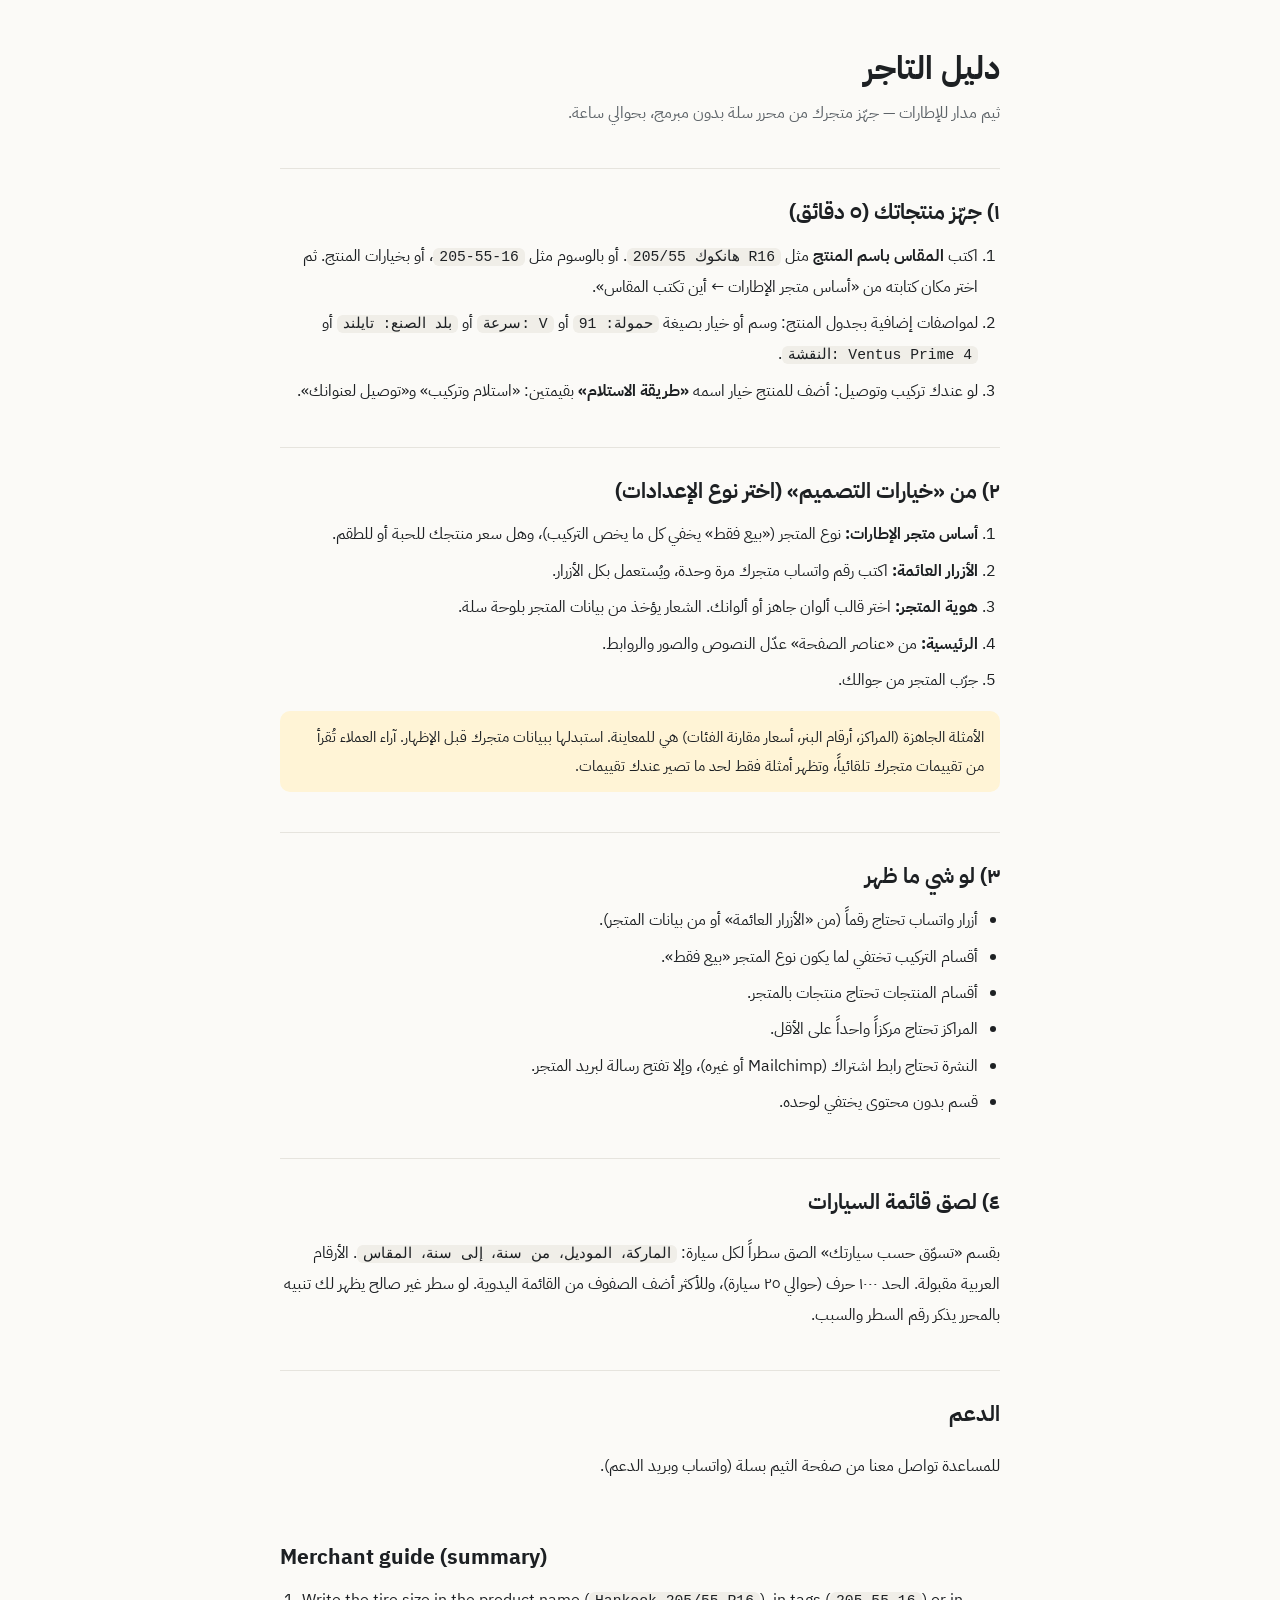
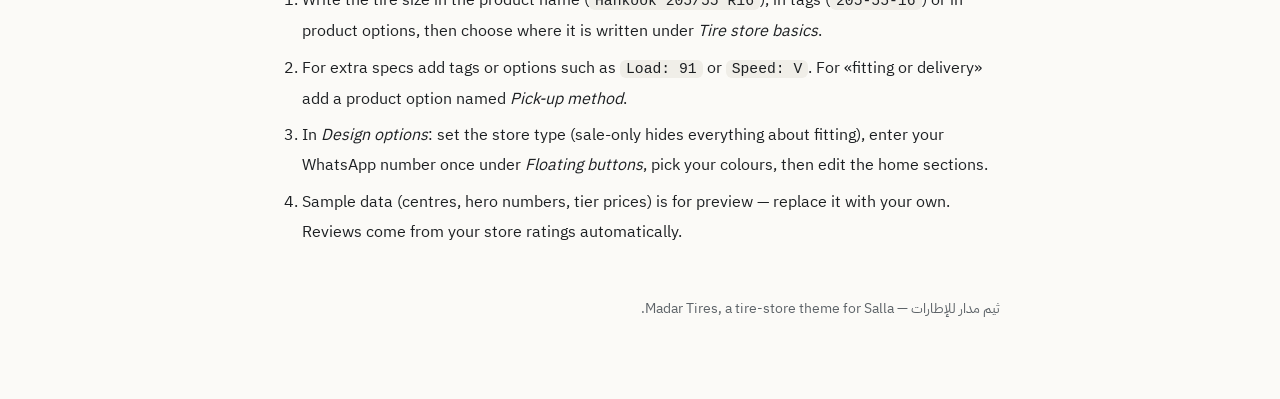
<file: guide.html>
<!doctype html>
<html lang="ar" dir="rtl">
<head>
<meta charset="utf-8">
<meta name="viewport" content="width=device-width,initial-scale=1">
<title>دليل التاجر — ثيم مدار للإطارات</title>
<link rel="preconnect" href="https://fonts.googleapis.com">
<link href="https://fonts.googleapis.com/css2?family=IBM+Plex+Sans+Arabic:wght@400;500;600;700&display=swap" rel="stylesheet">
<style>
  :root { --ink: #1d2023; --muted: #5d6368; --gold: #ffb71b; --line: #e6e4de; --bg: #fbfaf7; }
  * { box-sizing: border-box; }
  body { margin: 0; font: 400 16px/1.9 "IBM Plex Sans Arabic", system-ui, sans-serif; color: var(--ink); background: var(--bg); }
  main { max-width: 760px; margin: 0 auto; padding: 48px 20px 80px; }
  h1 { font-size: 32px; line-height: 1.3; margin: 0 0 8px; }
  h2 { font-size: 21px; margin: 40px 0 8px; padding-top: 24px; border-top: 1px solid var(--line); }
  p.lead { color: var(--muted); margin: 0 0 12px; }
  ol, ul { padding-inline-start: 22px; margin: 8px 0; }
  li { margin: 6px 0; }
  code { direction: ltr; unicode-bidi: embed; background: #f0eee8; padding: 1px 6px; border-radius: 6px; font-size: .92em; }
  .note { background: #fff4d6; border-radius: 10px; padding: 12px 16px; margin: 16px 0; font-size: 15px; }
  footer { margin-top: 48px; color: var(--muted); font-size: 14px; }
  section[lang="en"] { direction: ltr; text-align: left; margin-top: 56px; }
</style>
</head>
<body>
<main>
  <h1>دليل التاجر</h1>
  <p class="lead">ثيم مدار للإطارات — جهّز متجرك من محرر سلة بدون مبرمج، بحوالي ساعة.</p>

  <h2>١) جهّز منتجاتك (٥ دقائق)</h2>
  <ol>
    <li>اكتب <b>المقاس باسم المنتج</b> مثل <code>هانكوك 205/55 R16</code>. أو بالوسوم مثل <code>205-55-16</code>، أو بخيارات المنتج. ثم اختر مكان كتابته من «أساس متجر الإطارات ← أين تكتب المقاس».</li>
    <li>لمواصفات إضافية بجدول المنتج: وسم أو خيار بصيغة <code>حمولة: 91</code> أو <code>سرعة: V</code> أو <code>بلد الصنع: تايلند</code> أو <code>النقشة: Ventus Prime 4</code>.</li>
    <li>لو عندك تركيب وتوصيل: أضف للمنتج خيار اسمه <b>«طريقة الاستلام»</b> بقيمتين: «استلام وتركيب» و«توصيل لعنوانك».</li>
  </ol>

  <h2>٢) من «خيارات التصميم» (اختر نوع الإعدادات)</h2>
  <ol>
    <li><b>أساس متجر الإطارات:</b> نوع المتجر («بيع فقط» يخفي كل ما يخص التركيب)، وهل سعر منتجك للحبة أو للطقم.</li>
    <li><b>الأزرار العائمة:</b> اكتب رقم واتساب متجرك مرة وحدة، ويُستعمل بكل الأزرار.</li>
    <li><b>هوية المتجر:</b> اختر قالب ألوان جاهز أو ألوانك. الشعار يؤخذ من بيانات المتجر بلوحة سلة.</li>
    <li><b>الرئيسية:</b> من «عناصر الصفحة» عدّل النصوص والصور والروابط.</li>
    <li>جرّب المتجر من جوالك.</li>
  </ol>
  <p class="note">الأمثلة الجاهزة (المراكز، أرقام البنر، أسعار مقارنة الفئات) هي للمعاينة. استبدلها ببيانات متجرك قبل الإظهار. آراء العملاء تُقرأ من تقييمات متجرك تلقائياً، وتظهر أمثلة فقط لحد ما تصير عندك تقييمات.</p>

  <h2>٣) لو شي ما ظهر</h2>
  <ul>
    <li>أزرار واتساب تحتاج رقماً (من «الأزرار العائمة» أو من بيانات المتجر).</li>
    <li>أقسام التركيب تختفي لما يكون نوع المتجر «بيع فقط».</li>
    <li>أقسام المنتجات تحتاج منتجات بالمتجر.</li>
    <li>المراكز تحتاج مركزاً واحداً على الأقل.</li>
    <li>النشرة تحتاج رابط اشتراك (Mailchimp أو غيره)، وإلا تفتح رسالة لبريد المتجر.</li>
    <li>قسم بدون محتوى يختفي لوحده.</li>
  </ul>

  <h2>٤) لصق قائمة السيارات</h2>
  <p>بقسم «تسوّق حسب سيارتك» الصق سطراً لكل سيارة: <code>الماركة، الموديل، من سنة، إلى سنة، المقاس</code>. الأرقام العربية مقبولة. الحد ١٠٠٠ حرف (حوالي ٢٥ سيارة)، وللأكثر أضف الصفوف من القائمة اليدوية. لو سطر غير صالح يظهر لك تنبيه بالمحرر يذكر رقم السطر والسبب.</p>

  <h2>الدعم</h2>
  <p>للمساعدة تواصل معنا من صفحة الثيم بسلة (واتساب وبريد الدعم).</p>

  <section lang="en" dir="ltr">
    <h2 style="border-top:0;padding-top:0">Merchant guide (summary)</h2>
    <ol>
      <li>Write the tire size in the product name (<code>Hankook 205/55 R16</code>), in tags (<code>205-55-16</code>) or in product options, then choose where it is written under <i>Tire store basics</i>.</li>
      <li>For extra specs add tags or options such as <code>Load: 91</code> or <code>Speed: V</code>. For «fitting or delivery» add a product option named <i>Pick-up method</i>.</li>
      <li>In <i>Design options</i>: set the store type (sale-only hides everything about fitting), enter your WhatsApp number once under <i>Floating buttons</i>, pick your colours, then edit the home sections.</li>
      <li>Sample data (centres, hero numbers, tier prices) is for preview — replace it with your own. Reviews come from your store ratings automatically.</li>
    </ol>
  </section>

  <footer>ثيم مدار للإطارات — Madar Tires, a tire-store theme for Salla.</footer>
</main>
</body>
</html>
</file>
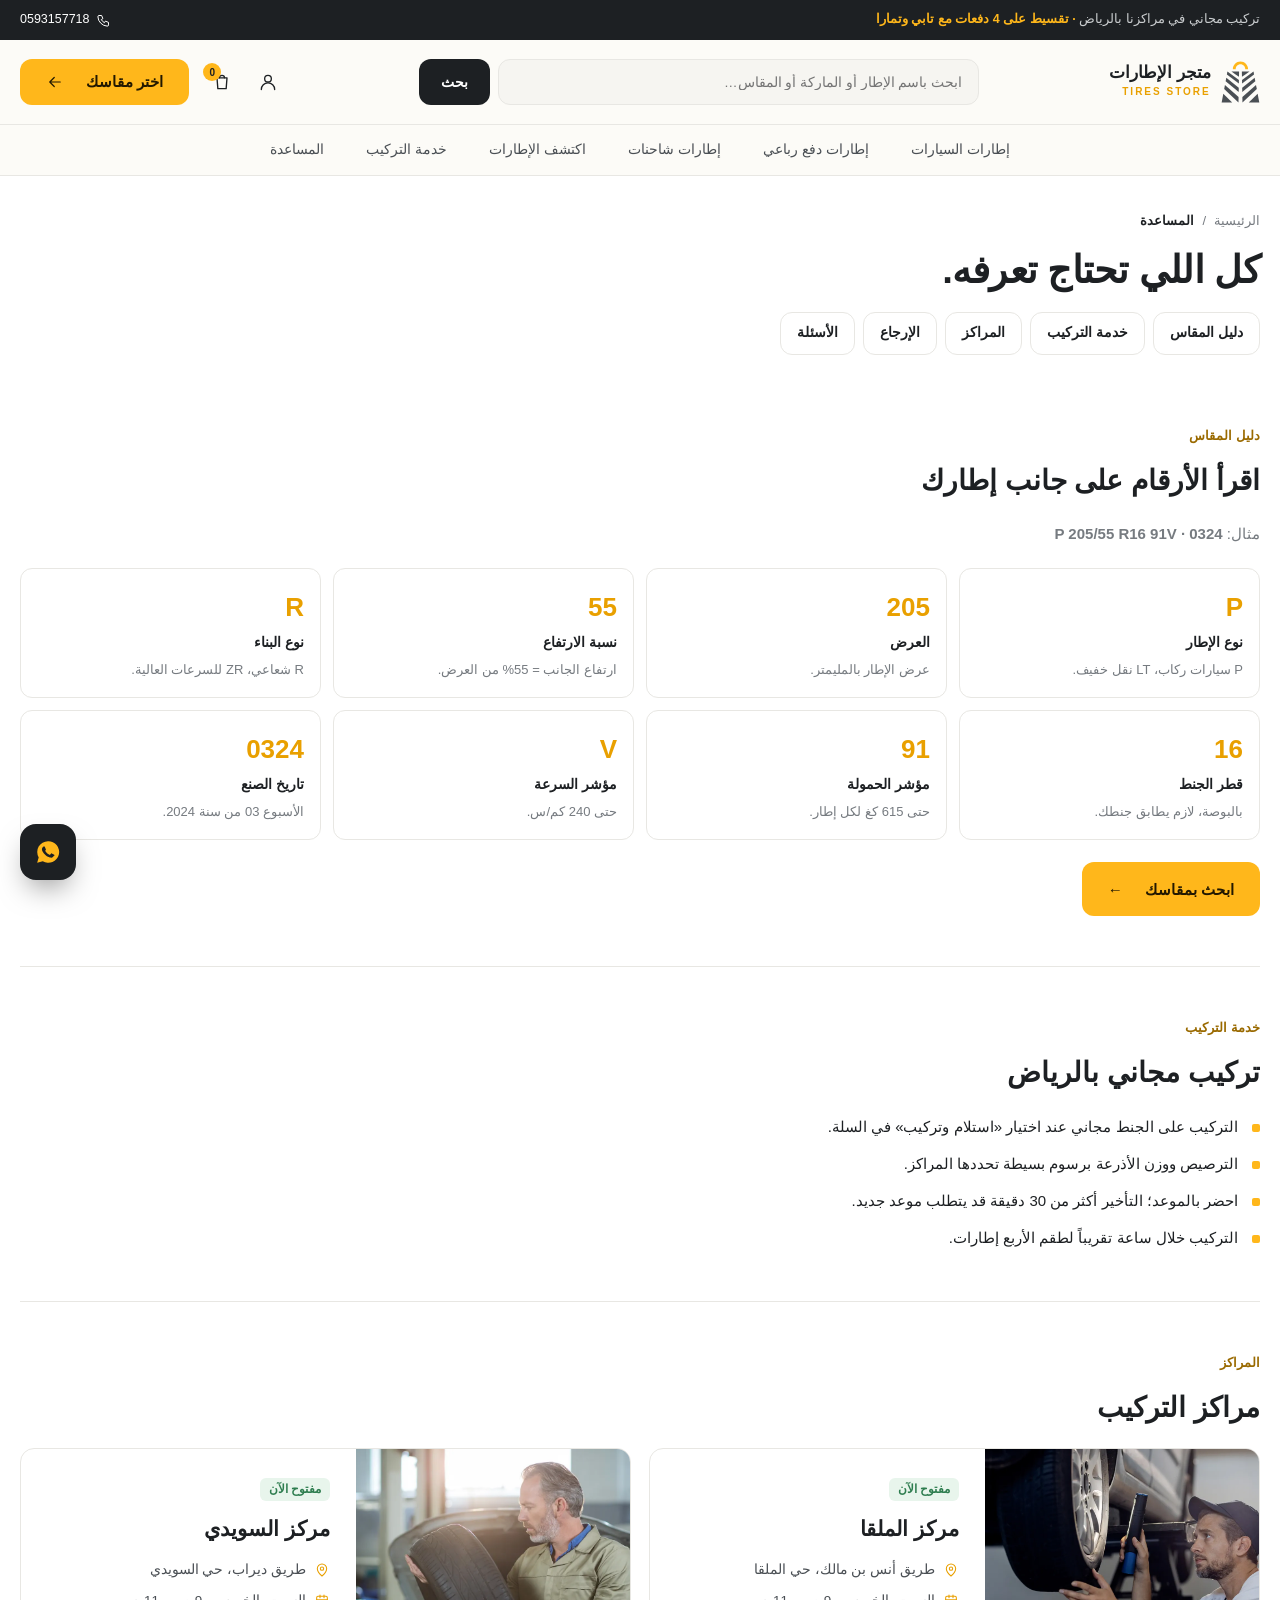
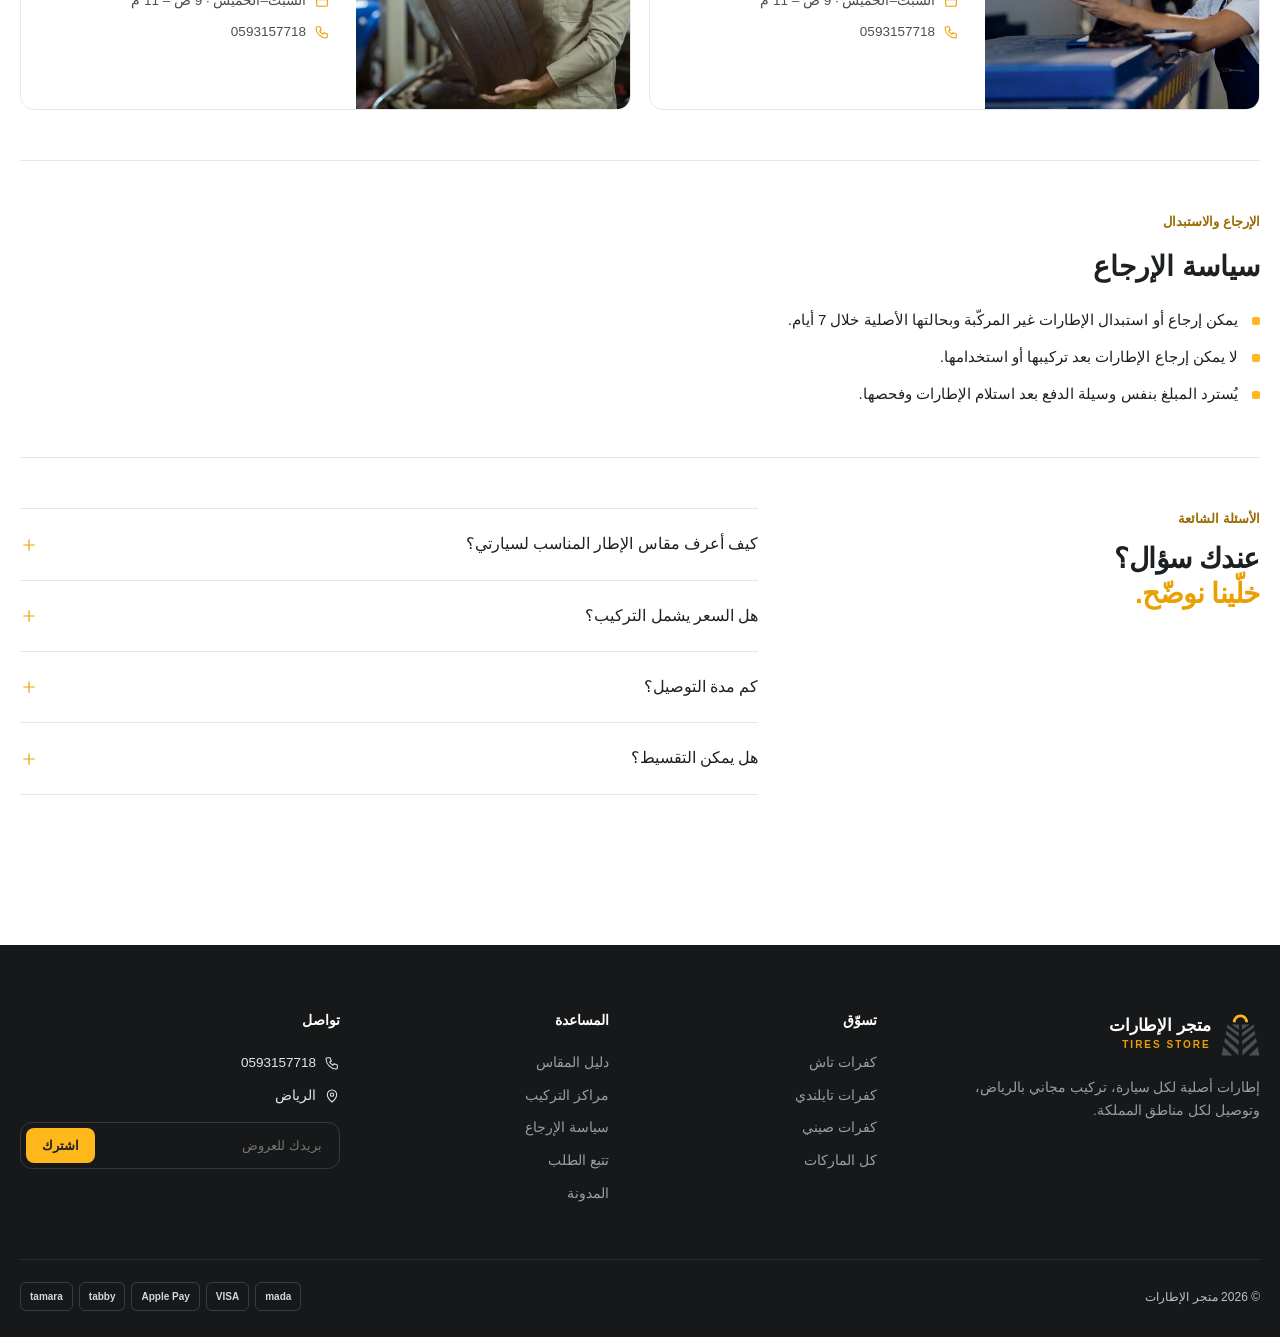
<file: help.html>
<!doctype html>
<html lang="ar" dir="rtl">
<head>
<meta charset="utf-8">
<meta name="viewport" content="width=device-width,initial-scale=1">
<title>المساعدة — متجر الإطارات</title>
<link rel="stylesheet" href="assets/store.css">
<script src="assets/store.js"></script>
<script src="assets/pages.js"></script>
</head>
<body data-page="help">
<svg width="0" height="0" style="position:absolute" aria-hidden="true">
  <symbol id="i-search" viewBox="0 0 24 24"><circle cx="11" cy="11" r="7"/><path d="m20 20-3.5-3.5"/></symbol>
  <symbol id="i-user" viewBox="0 0 24 24"><circle cx="12" cy="8" r="4"/><path d="M4 21a8 8 0 0 1 16 0"/></symbol>
  <symbol id="i-bag" viewBox="0 0 24 24"><path d="M6 7h12l-1 13H7z"/><path d="M9 7a3 3 0 0 1 6 0"/></symbol>
  <symbol id="i-menu" viewBox="0 0 24 24"><path d="M4 7h16M4 12h16M4 17h10"/></symbol>
  <symbol id="i-arrow" viewBox="0 0 24 24"><path d="M19 12H5m6-6-6 6 6 6"/></symbol>
  <symbol id="i-next" viewBox="0 0 24 24"><path d="m15 6-6 6 6 6"/></symbol>
  <symbol id="i-prev" viewBox="0 0 24 24"><path d="m9 6 6 6-6 6"/></symbol>
  <symbol id="i-shield" viewBox="0 0 24 24"><path d="M12 3 4 6v6c0 5 3.5 8 8 9 4.5-1 8-4 8-9V6z"/><path d="m9 12 2 2 4-4"/></symbol>
  <symbol id="i-wrench" viewBox="0 0 24 24"><path d="M14.7 6.3a4 4 0 0 0-5.4 5.4L3 18l3 3 6.3-6.3a4 4 0 0 0 5.4-5.4l-2.6 2.6-2.4-.6-.6-2.4z"/></symbol>
  <symbol id="i-card" viewBox="0 0 24 24"><rect x="3" y="6" width="18" height="13" rx="2"/><path d="M3 10h18M7 15h4"/></symbol>
  <symbol id="i-truck" viewBox="0 0 24 24"><path d="M3 7h11v9H3zM14 10h4l3 3v3h-7"/><circle cx="7" cy="17" r="2"/><circle cx="17" cy="17" r="2"/></symbol>
  <symbol id="i-cal" viewBox="0 0 24 24"><rect x="4" y="5" width="16" height="15" rx="2"/><path d="M4 10h16M9 3v4M15 3v4"/></symbol>
  <symbol id="i-plus" viewBox="0 0 24 24"><path d="M12 5v14M5 12h14"/></symbol>
  <symbol id="i-pin" viewBox="0 0 24 24"><path d="M12 21s-7-6-7-11a7 7 0 0 1 14 0c0 5-7 11-7 11z"/><circle cx="12" cy="10" r="2.5"/></symbol>
  <symbol id="i-phone" viewBox="0 0 24 24"><path d="M5 4h4l2 5-2.5 1.5a11 11 0 0 0 5 5L15 13l5 2v4a2 2 0 0 1-2 2A16 16 0 0 1 3 6a2 2 0 0 1 2-2"/></symbol>
  <symbol id="i-home" viewBox="0 0 24 24"><path d="M3 11 12 4l9 7v9h-6v-6H9v6H3z"/></symbol>
  <symbol id="i-grid" viewBox="0 0 24 24"><rect x="4" y="4" width="7" height="7" rx="2"/><rect x="13" y="4" width="7" height="7" rx="2"/><rect x="4" y="13" width="7" height="7" rx="2"/><rect x="13" y="13" width="7" height="7" rx="2"/></symbol>
  <symbol id="i-down" viewBox="0 0 24 24"><path d="m6 9 6 6 6-6"/></symbol>
  <symbol id="i-heart" viewBox="0 0 24 24"><path d="M12 20s-7-4.4-7-10a4 4 0 0 1 7-2.6A4 4 0 0 1 19 10c0 5.6-7 10-7 10z"/></symbol>
  <symbol id="i-cat-all" viewBox="0 0 48 48"><circle cx="24" cy="24" r="17"/><circle cx="24" cy="24" r="8"/><path d="M24 7v5M24 36v5M7 24h5M36 24h5M12 12l3.5 3.5M32.5 32.5 36 36M36 12l-3.5 3.5M15.5 32.5 12 36"/></symbol>
  <symbol id="i-cat-sedan" viewBox="0 0 48 48"><path d="M5 30v-5l5-2 6-7h14l7 7 6 2v5h-3"/><path d="M15 30h18"/><circle cx="11" cy="31" r="4"/><circle cx="37" cy="31" r="4"/><path d="M18 16l-2 7h18l-5-7"/></symbol>
  <symbol id="i-cat-suv" viewBox="0 0 48 48"><path d="M4 31V20l4-8h24l6 8h4l2 3v8h-3"/><path d="M15 31h18"/><circle cx="11" cy="32" r="4"/><circle cx="37" cy="32" r="4"/><path d="M9 20h29M20 12v8"/></symbol>
  <symbol id="i-cat-truck" viewBox="0 0 48 48"><path d="M3 31V18h17V12h12l6 8h5l2 3v8h-3"/><path d="M15 31h18M20 18h18"/><circle cx="11" cy="32" r="4"/><circle cx="37" cy="32" r="4"/></symbol>
  <symbol id="i-tire" viewBox="0 0 24 24"><circle cx="12" cy="12" r="9"/><circle cx="12" cy="12" r="4"/></symbol>
</svg>

<!-- [component] top bar — fields: message, phone -->
<div class="topbar"><div class="wrap">
  <span>تركيب مجاني في مراكزنا بالرياض <b class="hide-m">· تقسيط على 4 دفعات مع تابي وتمارا</b></span>
  <a class="hide-m" href="tel:0593157718"><svg class="i" style="width:15px;height:15px"><use href="#i-phone"/></svg><span dir="ltr">0593157718</span></a>
</div></div>

<!-- [component] header — row 1: brand · search · tools + CTA / row 2: category nav -->
<header>
  <div class="wrap hrow">
    <button class="ic burger" aria-label="القائمة"><svg class="i"><use href="#i-menu"/></svg></button>
    <a class="brand" href="index.html"><img src="v2img/logo-mark.svg" alt=""><span><b>متجر الإطارات</b><small>TIRES STORE</small></span></a>
    <form class="hsearch" onsubmit="return false" role="search"><input placeholder="ابحث باسم الإطار أو الماركة أو المقاس…" aria-label="بحث"><button class="hs-btn" type="submit">بحث</button></form>
    <div class="tools">
      <a class="ic only-m" href="category.html" aria-label="بحث"><svg class="i"><use href="#i-search"/></svg></a>
      <a class="ic" href="account.html" aria-label="حسابي"><svg class="i"><use href="#i-user"/></svg></a>
      <a class="ic" href="cart.html" aria-label="السلة"><svg class="i"><use href="#i-bag"/></svg><i id="cartN">0</i></a>
      <a class="btn btn-gold hide-m" href="index.html#finder" style="height:46px;margin-inline-start:8px">اختر مقاسك <svg class="i" style="width:18px;height:18px"><use href="#i-arrow"/></svg></a>
    </div>
  </div>
  <nav class="hnav" aria-label="الأقسام"><div class="wrap"><a href="category.html?type=sedan">إطارات السيارات</a><a href="category.html?type=suv">إطارات دفع رباعي</a><a href="category.html?type=truck">إطارات شاحنات</a><a href="category.html" data-p="category">اكتشف الإطارات</a><a href="help.html#install" data-p="help">خدمة التركيب</a><a href="help.html#faq">المساعدة</a></div></nav>
</header>

<main class="inner">
<!-- [page] help — Salla: custom page -->
<section class="wrap ptop-sec"><nav class="bc"><a href="index.html">الرئيسية</a><span>/</span><b>المساعدة</b></nav><h1 class="ph1">كل اللي تحتاج تعرفه.</h1>
  <nav class="help-nav"><a href="#size">دليل المقاس</a><a href="#install">خدمة التركيب</a><a href="#centers">المراكز</a><a href="#returns">الإرجاع</a><a href="#faq">الأسئلة</a></nav></section>
<section class="wrap hsec" id="size"><span class="kicker">دليل المقاس</span><h2>اقرأ الأرقام على جانب إطارك</h2><p class="lead" style="margin-bottom:22px">مثال: <b dir="ltr">P 205/55 R16 91V · 0324</b></p>
  <div class="codegrid"><div><b>P</b><span>نوع الإطار</span><p>P سيارات ركاب، LT نقل خفيف.</p></div><div><b>205</b><span>العرض</span><p>عرض الإطار بالمليمتر.</p></div><div><b>55</b><span>نسبة الارتفاع</span><p>ارتفاع الجانب = 55% من العرض.</p></div><div><b>R</b><span>نوع البناء</span><p>R شعاعي، ZR للسرعات العالية.</p></div><div><b>16</b><span>قطر الجنط</span><p>بالبوصة، لازم يطابق جنطك.</p></div><div><b>91</b><span>مؤشر الحمولة</span><p>حتى 615 كغ لكل إطار.</p></div><div><b>V</b><span>مؤشر السرعة</span><p>حتى 240 كم/س.</p></div><div><b>0324</b><span>تاريخ الصنع</span><p>الأسبوع 03 من سنة 2024.</p></div></div>
  <p style="margin-top:22px"><a class="btn btn-gold" href="index.html#finder">ابحث بمقاسك <span aria-hidden="true">←</span></a></p></section>
<section class="wrap hsec" id="install"><span class="kicker">خدمة التركيب</span><h2>تركيب مجاني بالرياض</h2><ul class="hlist"><li>التركيب على الجنط مجاني عند اختيار «استلام وتركيب» في السلة.</li><li>الترصيص ووزن الأذرعة برسوم بسيطة تحددها المراكز.</li><li>احضر بالموعد؛ التأخير أكثر من 30 دقيقة قد يتطلب موعد جديد.</li><li>التركيب خلال ساعة تقريباً لطقم الأربع إطارات.</li></ul></section>
<section class="wrap hsec" id="centers"><span class="kicker">المراكز</span><h2>مراكز التركيب</h2><div class="centers">
  <article class="center"><img src="v3img/inspect.webp" alt=""><div class="cin"><span class="tag-open">مفتوح الآن</span><h3>مركز الملقا</h3><ul><li><svg class="i"><use href="#i-pin"/></svg>طريق أنس بن مالك، حي الملقا</li><li><svg class="i"><use href="#i-cal"/></svg>السبت–الخميس · 9 ص – 11 م</li><li><svg class="i"><use href="#i-phone"/></svg><span dir="ltr">0593157718</span></li></ul></div></article>
  <article class="center"><img src="v3img/mechanic-tyre.webp" alt=""><div class="cin"><span class="tag-open">مفتوح الآن</span><h3>مركز السويدي</h3><ul><li><svg class="i"><use href="#i-pin"/></svg>طريق ديراب، حي السويدي</li><li><svg class="i"><use href="#i-cal"/></svg>السبت–الخميس · 9 ص – 11 م</li><li><svg class="i"><use href="#i-phone"/></svg><span dir="ltr">0593157718</span></li></ul></div></article></div></section>
<section class="wrap hsec" id="returns"><span class="kicker">الإرجاع والاستبدال</span><h2>سياسة الإرجاع</h2><ul class="hlist"><li>يمكن إرجاع أو استبدال الإطارات غير المركّبة وبحالتها الأصلية خلال 7 أيام.</li><li>لا يمكن إرجاع الإطارات بعد تركيبها أو استخدامها.</li><li>يُسترد المبلغ بنفس وسيلة الدفع بعد استلام الإطارات وفحصها.</li></ul></section>
<section class="wrap hsec faq2" id="faq" style="border:0"><div class="side"><span class="kicker">الأسئلة الشائعة</span><h2 class="h2">عندك سؤال؟<br><em>خلّينا نوضّح.</em></h2></div><div>
  <details><summary>كيف أعرف مقاس الإطار المناسب لسيارتي؟<svg class="i"><use href="#i-plus"/></svg></summary><p>المقاس مكتوب على جانب إطارك الحالي، أو بملصق باب السائق.</p></details>
  <details><summary>هل السعر يشمل التركيب؟<svg class="i"><use href="#i-plus"/></svg></summary><p>نعم، التركيب على الجنط مجاني عند اختيار «استلام وتركيب بالرياض».</p></details>
  <details><summary>كم مدة التوصيل؟<svg class="i"><use href="#i-plus"/></svg></summary><p>داخل الرياض 1–2 يوم، وباقي المناطق 3–5 أيام.</p></details>
  <details><summary>هل يمكن التقسيط؟<svg class="i"><use href="#i-plus"/></svg></summary><p>نعم، عبر تابي أو تمارا على 4 دفعات حسب أهلية العميل.</p></details></div></section>


</main>
<!-- [component] footer -->
<footer>
  <div class="wrap">
    <div class="fgrid">
      <div><a class="brand" href="index.html"><img src="v2img/logo-mark.svg" alt=""><span><b>متجر الإطارات</b><small>TIRES STORE</small></span></a><p style="margin-top:16px;font-size:13.5px;color:#9a9ea2;max-width:300px">إطارات أصلية لكل سيارة، تركيب مجاني بالرياض، وتوصيل لكل مناطق المملكة.</p></div>
      <div><h4>تسوّق</h4><a href="category.html?brand=تاش">كفرات تاش</a><a href="category.html?brand=تايلندي">كفرات تايلندي</a><a href="category.html?brand=صيني">كفرات صيني</a><a href="brands.html">كل الماركات</a></div>
      <div><h4>المساعدة</h4><a href="help.html#size">دليل المقاس</a><a href="help.html#centers">مراكز التركيب</a><a href="help.html#returns">سياسة الإرجاع</a><a href="account.html#orders">تتبع الطلب</a><a href="blog.html">المدونة</a></div>
      <div class="contact"><h4>تواصل</h4><a href="tel:0593157718"><svg class="i" style="width:16px;height:16px"><use href="#i-phone"/></svg><span dir="ltr">0593157718</span></a><a href="help.html#centers"><svg class="i" style="width:16px;height:16px"><use href="#i-pin"/></svg>الرياض</a><form class="news" onsubmit="return false"><input placeholder="بريدك للعروض"><button>اشترك</button></form></div>
    </div>
    <div class="fbot"><span>© 2026 متجر الإطارات</span><div class="pay"><span>mada</span><span>VISA</span><span>Apple Pay</span><span>tabby</span><span>tamara</span></div></div>
  </div>
</footer>

<!-- [component] floating WhatsApp -->
<a class="fwa" href="https://wa.me/966593157718" target="_blank" rel="noopener" aria-label="تواصل عبر واتساب"><svg viewBox="0 0 24 24" fill="currentColor" width="26" height="26"><path d="M12 2a10 10 0 0 0-8.6 15L2 22l5.2-1.4A10 10 0 1 0 12 2zm5 14c-.2.6-1.2 1.2-1.7 1.2-.4 0-1 .2-3.3-.8-2.7-1.2-4.4-4-4.6-4.2-.1-.2-1-1.4-1-2.7s.7-1.9 1-2.2c.2-.2.5-.3.7-.3h.5c.2 0 .4 0 .6.5l.8 1.9c.1.2.1.4 0 .5l-.4.6c-.1.2-.3.3-.1.6.2.3.8 1.3 1.7 2 1.1 1 2 1.3 2.3 1.4.3.1.4.1.6-.1l.8-1c.2-.2.4-.2.6-.1l1.8.9c.3.1.4.2.5.3.1.2.1.7-.1 1.3z"/></svg></a>

<nav class="mbar">
  <a href="index.html" data-p="home"><svg class="i"><use href="#i-home"/></svg>الرئيسية</a>
  <a href="category.html" data-p="category"><svg class="i"><use href="#i-grid"/></svg>الأقسام</a>
  <a href="index.html#finder"><svg class="i"><use href="#i-tire"/></svg>مقاسك</a>
  <a href="cart.html" data-p="cart"><svg class="i"><use href="#i-bag"/></svg>السلة</a>
  <a href="account.html" data-p="account"><svg class="i"><use href="#i-user"/></svg>حسابي</a>
</nav>

</body>
</html>
</file>
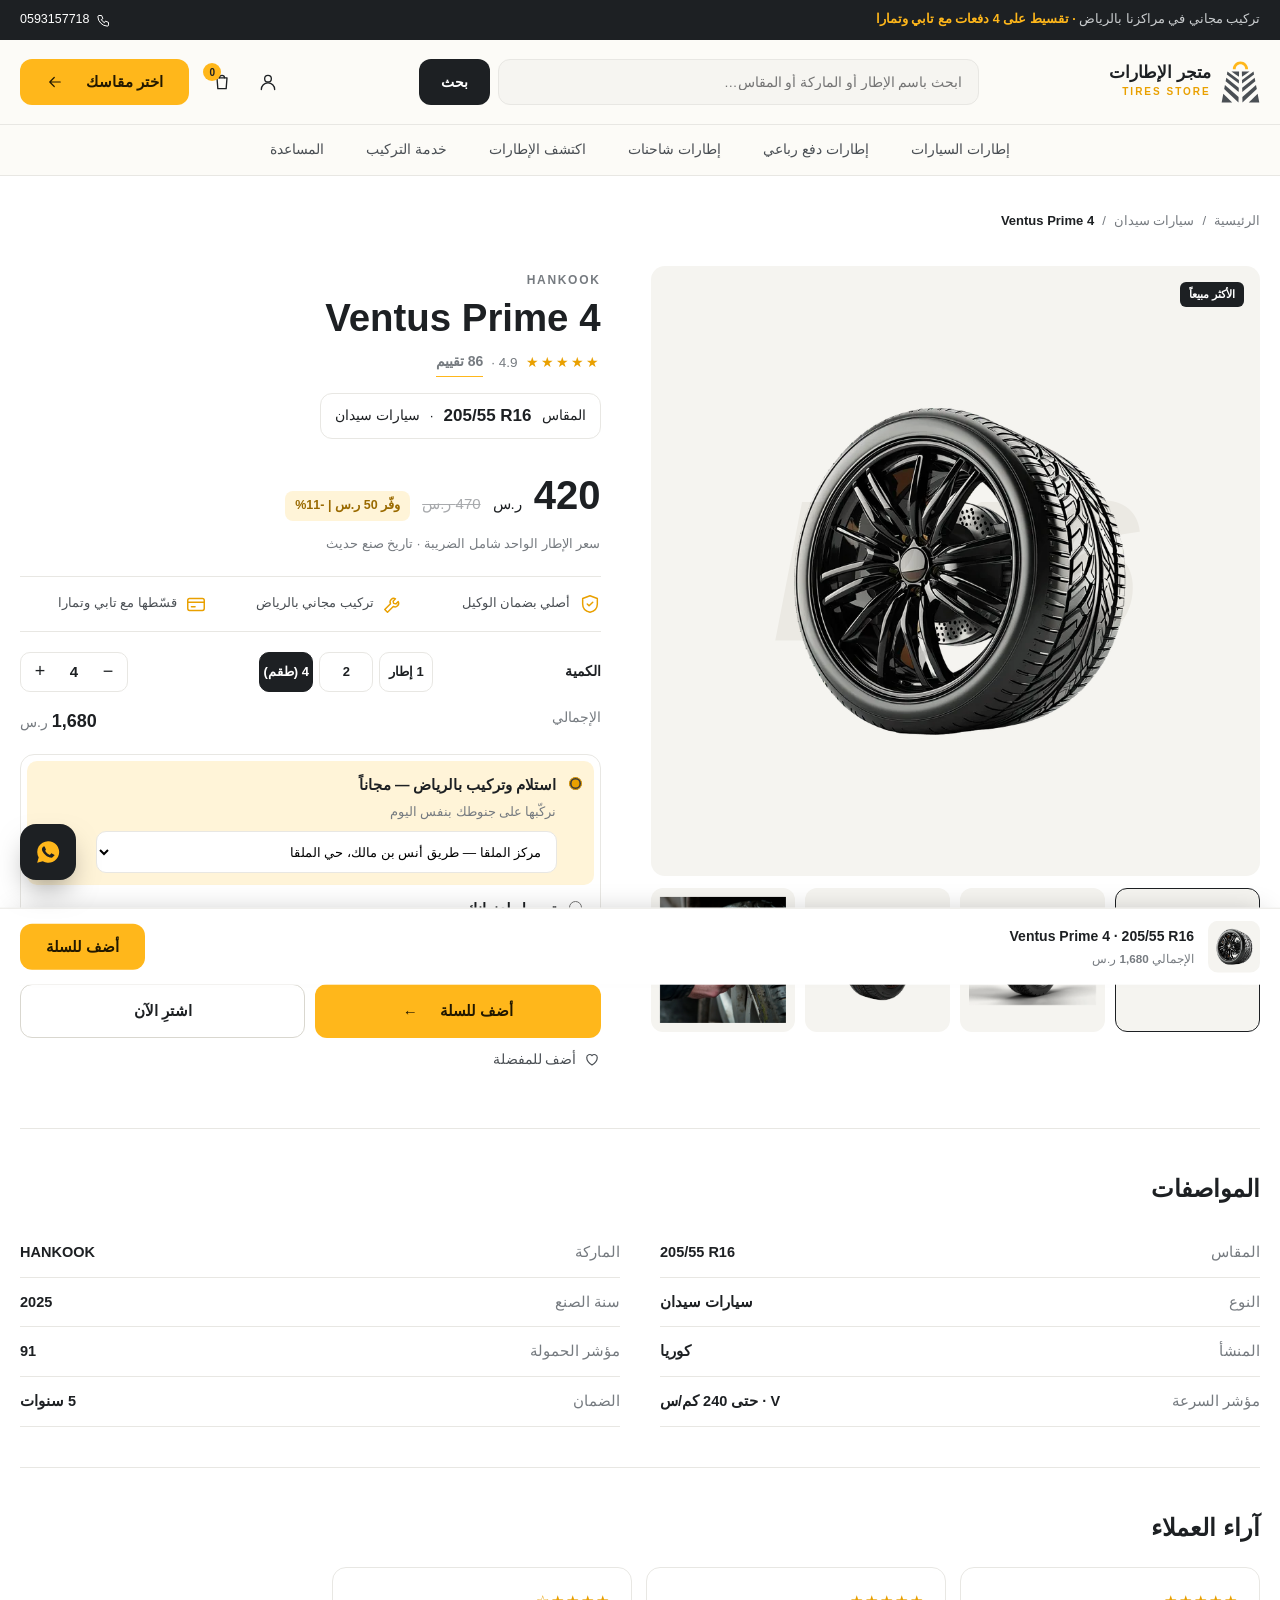
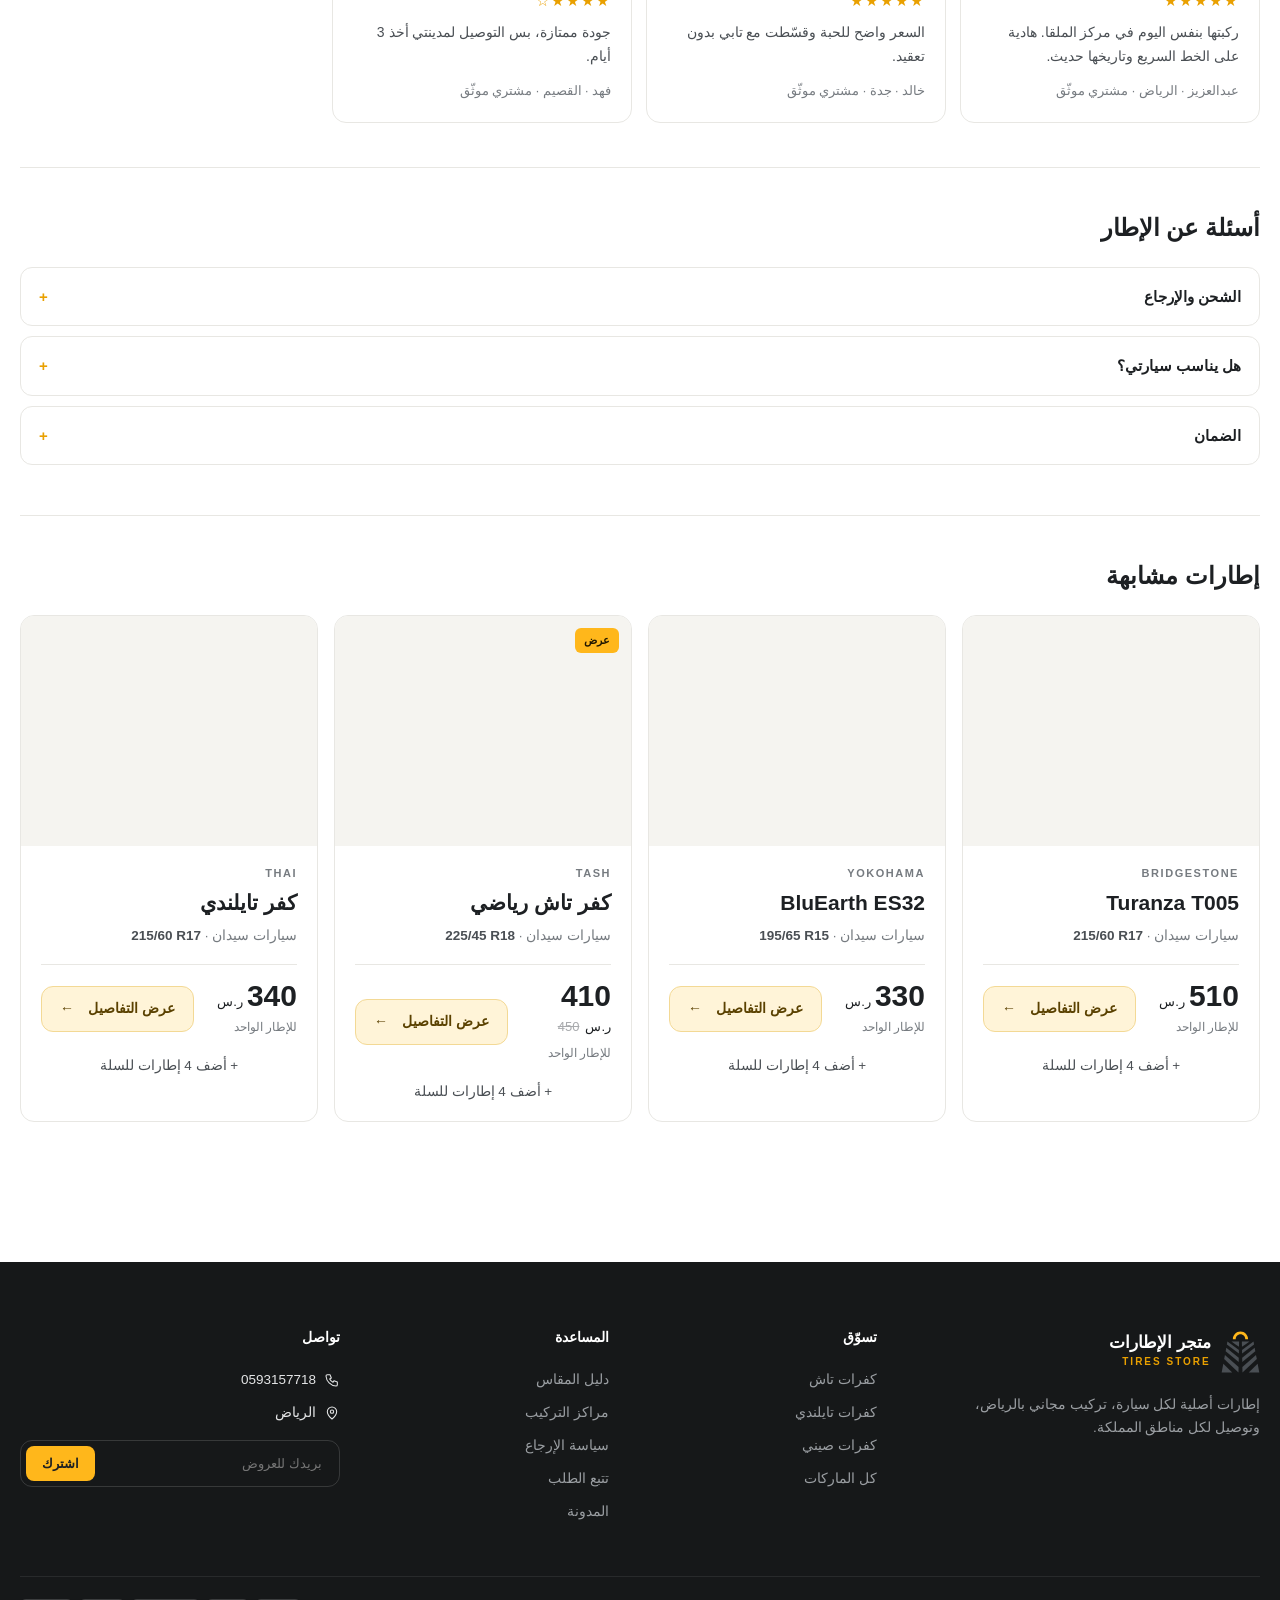
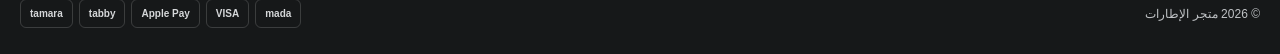
<file: product.html>
<!doctype html>
<html lang="ar" dir="rtl">
<head>
<meta charset="utf-8">
<meta name="viewport" content="width=device-width,initial-scale=1">
<title>الإطار — متجر الإطارات</title>
<link rel="stylesheet" href="assets/store.css">
<script src="assets/store.js"></script>
<script src="assets/pages.js"></script>
</head>
<body data-page="product">
<svg width="0" height="0" style="position:absolute" aria-hidden="true">
  <symbol id="i-search" viewBox="0 0 24 24"><circle cx="11" cy="11" r="7"/><path d="m20 20-3.5-3.5"/></symbol>
  <symbol id="i-user" viewBox="0 0 24 24"><circle cx="12" cy="8" r="4"/><path d="M4 21a8 8 0 0 1 16 0"/></symbol>
  <symbol id="i-bag" viewBox="0 0 24 24"><path d="M6 7h12l-1 13H7z"/><path d="M9 7a3 3 0 0 1 6 0"/></symbol>
  <symbol id="i-menu" viewBox="0 0 24 24"><path d="M4 7h16M4 12h16M4 17h10"/></symbol>
  <symbol id="i-arrow" viewBox="0 0 24 24"><path d="M19 12H5m6-6-6 6 6 6"/></symbol>
  <symbol id="i-next" viewBox="0 0 24 24"><path d="m15 6-6 6 6 6"/></symbol>
  <symbol id="i-prev" viewBox="0 0 24 24"><path d="m9 6 6 6-6 6"/></symbol>
  <symbol id="i-shield" viewBox="0 0 24 24"><path d="M12 3 4 6v6c0 5 3.5 8 8 9 4.5-1 8-4 8-9V6z"/><path d="m9 12 2 2 4-4"/></symbol>
  <symbol id="i-wrench" viewBox="0 0 24 24"><path d="M14.7 6.3a4 4 0 0 0-5.4 5.4L3 18l3 3 6.3-6.3a4 4 0 0 0 5.4-5.4l-2.6 2.6-2.4-.6-.6-2.4z"/></symbol>
  <symbol id="i-card" viewBox="0 0 24 24"><rect x="3" y="6" width="18" height="13" rx="2"/><path d="M3 10h18M7 15h4"/></symbol>
  <symbol id="i-truck" viewBox="0 0 24 24"><path d="M3 7h11v9H3zM14 10h4l3 3v3h-7"/><circle cx="7" cy="17" r="2"/><circle cx="17" cy="17" r="2"/></symbol>
  <symbol id="i-cal" viewBox="0 0 24 24"><rect x="4" y="5" width="16" height="15" rx="2"/><path d="M4 10h16M9 3v4M15 3v4"/></symbol>
  <symbol id="i-plus" viewBox="0 0 24 24"><path d="M12 5v14M5 12h14"/></symbol>
  <symbol id="i-pin" viewBox="0 0 24 24"><path d="M12 21s-7-6-7-11a7 7 0 0 1 14 0c0 5-7 11-7 11z"/><circle cx="12" cy="10" r="2.5"/></symbol>
  <symbol id="i-phone" viewBox="0 0 24 24"><path d="M5 4h4l2 5-2.5 1.5a11 11 0 0 0 5 5L15 13l5 2v4a2 2 0 0 1-2 2A16 16 0 0 1 3 6a2 2 0 0 1 2-2"/></symbol>
  <symbol id="i-home" viewBox="0 0 24 24"><path d="M3 11 12 4l9 7v9h-6v-6H9v6H3z"/></symbol>
  <symbol id="i-grid" viewBox="0 0 24 24"><rect x="4" y="4" width="7" height="7" rx="2"/><rect x="13" y="4" width="7" height="7" rx="2"/><rect x="4" y="13" width="7" height="7" rx="2"/><rect x="13" y="13" width="7" height="7" rx="2"/></symbol>
  <symbol id="i-down" viewBox="0 0 24 24"><path d="m6 9 6 6 6-6"/></symbol>
  <symbol id="i-heart" viewBox="0 0 24 24"><path d="M12 20s-7-4.4-7-10a4 4 0 0 1 7-2.6A4 4 0 0 1 19 10c0 5.6-7 10-7 10z"/></symbol>
  <symbol id="i-cat-all" viewBox="0 0 48 48"><circle cx="24" cy="24" r="17"/><circle cx="24" cy="24" r="8"/><path d="M24 7v5M24 36v5M7 24h5M36 24h5M12 12l3.5 3.5M32.5 32.5 36 36M36 12l-3.5 3.5M15.5 32.5 12 36"/></symbol>
  <symbol id="i-cat-sedan" viewBox="0 0 48 48"><path d="M5 30v-5l5-2 6-7h14l7 7 6 2v5h-3"/><path d="M15 30h18"/><circle cx="11" cy="31" r="4"/><circle cx="37" cy="31" r="4"/><path d="M18 16l-2 7h18l-5-7"/></symbol>
  <symbol id="i-cat-suv" viewBox="0 0 48 48"><path d="M4 31V20l4-8h24l6 8h4l2 3v8h-3"/><path d="M15 31h18"/><circle cx="11" cy="32" r="4"/><circle cx="37" cy="32" r="4"/><path d="M9 20h29M20 12v8"/></symbol>
  <symbol id="i-cat-truck" viewBox="0 0 48 48"><path d="M3 31V18h17V12h12l6 8h5l2 3v8h-3"/><path d="M15 31h18M20 18h18"/><circle cx="11" cy="32" r="4"/><circle cx="37" cy="32" r="4"/></symbol>
  <symbol id="i-tire" viewBox="0 0 24 24"><circle cx="12" cy="12" r="9"/><circle cx="12" cy="12" r="4"/></symbol>
</svg>

<!-- [component] top bar — fields: message, phone -->
<div class="topbar"><div class="wrap">
  <span>تركيب مجاني في مراكزنا بالرياض <b class="hide-m">· تقسيط على 4 دفعات مع تابي وتمارا</b></span>
  <a class="hide-m" href="tel:0593157718"><svg class="i" style="width:15px;height:15px"><use href="#i-phone"/></svg><span dir="ltr">0593157718</span></a>
</div></div>

<!-- [component] header — row 1: brand · search · tools + CTA / row 2: category nav -->
<header>
  <div class="wrap hrow">
    <button class="ic burger" aria-label="القائمة"><svg class="i"><use href="#i-menu"/></svg></button>
    <a class="brand" href="index.html"><img src="v2img/logo-mark.svg" alt=""><span><b>متجر الإطارات</b><small>TIRES STORE</small></span></a>
    <form class="hsearch" onsubmit="return false" role="search"><input placeholder="ابحث باسم الإطار أو الماركة أو المقاس…" aria-label="بحث"><button class="hs-btn" type="submit">بحث</button></form>
    <div class="tools">
      <a class="ic only-m" href="category.html" aria-label="بحث"><svg class="i"><use href="#i-search"/></svg></a>
      <a class="ic" href="account.html" aria-label="حسابي"><svg class="i"><use href="#i-user"/></svg></a>
      <a class="ic" href="cart.html" aria-label="السلة"><svg class="i"><use href="#i-bag"/></svg><i id="cartN">0</i></a>
      <a class="btn btn-gold hide-m" href="index.html#finder" style="height:46px;margin-inline-start:8px">اختر مقاسك <svg class="i" style="width:18px;height:18px"><use href="#i-arrow"/></svg></a>
    </div>
  </div>
  <nav class="hnav" aria-label="الأقسام"><div class="wrap"><a href="category.html?type=sedan">إطارات السيارات</a><a href="category.html?type=suv">إطارات دفع رباعي</a><a href="category.html?type=truck">إطارات شاحنات</a><a href="category.html" data-p="category">اكتشف الإطارات</a><a href="help.html#install" data-p="help">خدمة التركيب</a><a href="help.html#faq">المساعدة</a></div></nav>
</header>

<main class="inner">
<!-- [page] product — Salla: single product page -->
<section class="wrap ptop-sec"><nav class="bc" id="bc"></nav></section>
<section class="wrap pd">
  <div><div class="gmain" id="gmain"></div><div class="gthumbs" id="gthumbs"></div></div>
  <div class="pinfo" id="buybox">
    <span class="pbrand" id="pbrand"></span>
    <h1 id="pname"></h1>
    <div class="prate"><span class="st">★★★★★</span>4.9 · <a class="link" href="#prev">86 تقييم</a></div>
    <div class="psizebadge">المقاس <b id="psize"></b><span>·</span><span id="ptype"></span></div>
    <div class="pp"><b id="pprice"></b> ر.س <s id="pold"></s><span class="psave" id="psave" hidden></span></div>
    <p class="pnote">سعر الإطار الواحد شامل الضريبة · تاريخ صنع حديث</p>
    <div class="trust3"><div><svg class="i"><use href="#i-shield"/></svg>أصلي بضمان الوكيل</div><div><svg class="i"><use href="#i-wrench"/></svg>تركيب مجاني بالرياض</div><div><svg class="i"><use href="#i-card"/></svg>قسّطها مع تابي وتمارا</div></div>
    <div class="qrow"><span>الكمية</span><div class="qbtn" id="qbtn"><button type="button" data-q="1">1 إطار</button><button type="button" data-q="2">2</button><button type="button" data-q="4">4 (طقم)</button></div>
      <div class="qstep"><button type="button" id="qm" aria-label="إنقاص">−</button><b id="qn">4</b><button type="button" id="qp" aria-label="زيادة">+</button></div></div>
    <div class="ptot"><span>الإجمالي</span><span><b id="ptotal"></b> ر.س</span></div>
    <div class="dm">
      <label><input type="radio" name="dm" id="dmInstall" value="install" checked><span><b>استلام وتركيب بالرياض — مجاناً</b><small>نركّبها على جنوطك بنفس اليوم</small><select id="centerSel" aria-label="مركز التركيب"></select></span></label>
      <label><input type="radio" name="dm" id="dmShip" value="ship"><span><b>توصيل لعنوانك</b><small>المدة والتكلفة تظهر قبل الدفع</small></span></label>
    </div>
    <div class="pbtns"><button type="button" class="btn btn-gold" id="addCart">أضف للسلة <span aria-hidden="true">←</span></button><button type="button" class="btn btn-line" id="buyNow">اشترِ الآن</button></div>
    <button type="button" class="pfav" id="pfav" aria-pressed="false"><svg class="i" style="width:18px;height:18px"><use href="#i-heart"/></svg> أضف للمفضلة</button>
  </div>
</section>
<section class="wrap pblk"><h2>المواصفات</h2><dl class="specs-dl" id="pspecs"></dl></section>
<section class="wrap pblk" id="prev"><h2>آراء العملاء</h2><div class="prevs">
  <div><span class="st">★★★★★</span><p>ركبتها بنفس اليوم في مركز الملقا. هادية على الخط السريع وتاريخها حديث.</p><small>عبدالعزيز · الرياض · مشتري موثّق</small></div>
  <div><span class="st">★★★★★</span><p>السعر واضح للحبة وقسّطت مع تابي بدون تعقيد.</p><small>خالد · جدة · مشتري موثّق</small></div>
  <div><span class="st">★★★★☆</span><p>جودة ممتازة، بس التوصيل لمدينتي أخذ 3 أيام.</p><small>فهد · القصيم · مشتري موثّق</small></div>
</div></section>
<section class="wrap pblk pfaq"><h2>أسئلة عن الإطار</h2>
  <details><summary>الشحن والإرجاع</summary><p>نشحن لكل مناطق المملكة. الإطارات غير المركّبة تقبل الإرجاع خلال 7 أيام بحالتها الأصلية.</p></details>
  <details><summary>هل يناسب سيارتي؟</summary><p>إذا المقاس المكتوب على جانب إطارك الحالي نفس المقاس أعلاه، فهو مناسب. محتار؟ ابعت صورة إطارك على واتساب.</p></details>
  <details><summary>الضمان</summary><p>ضمان الوكيل ضد عيوب التصنيع حسب الماركة، ونضمن تاريخ صنع لا يتجاوز 12 شهر.</p></details>
</section>
<section class="wrap pblk"><h2>إطارات مشابهة</h2><div class="related" id="related"></div></section>
<div class="sbar" id="sbar"><div class="wrap"><img id="sbImg" alt=""><div class="n"><span id="sbName"></span><small>الإجمالي <b id="sbTotal"></b> ر.س</small></div><button type="button" class="btn btn-gold" id="sbAdd">أضف للسلة</button></div></div>


</main>
<!-- [component] footer -->
<footer>
  <div class="wrap">
    <div class="fgrid">
      <div><a class="brand" href="index.html"><img src="v2img/logo-mark.svg" alt=""><span><b>متجر الإطارات</b><small>TIRES STORE</small></span></a><p style="margin-top:16px;font-size:13.5px;color:#9a9ea2;max-width:300px">إطارات أصلية لكل سيارة، تركيب مجاني بالرياض، وتوصيل لكل مناطق المملكة.</p></div>
      <div><h4>تسوّق</h4><a href="category.html?brand=تاش">كفرات تاش</a><a href="category.html?brand=تايلندي">كفرات تايلندي</a><a href="category.html?brand=صيني">كفرات صيني</a><a href="brands.html">كل الماركات</a></div>
      <div><h4>المساعدة</h4><a href="help.html#size">دليل المقاس</a><a href="help.html#centers">مراكز التركيب</a><a href="help.html#returns">سياسة الإرجاع</a><a href="account.html#orders">تتبع الطلب</a><a href="blog.html">المدونة</a></div>
      <div class="contact"><h4>تواصل</h4><a href="tel:0593157718"><svg class="i" style="width:16px;height:16px"><use href="#i-phone"/></svg><span dir="ltr">0593157718</span></a><a href="help.html#centers"><svg class="i" style="width:16px;height:16px"><use href="#i-pin"/></svg>الرياض</a><form class="news" onsubmit="return false"><input placeholder="بريدك للعروض"><button>اشترك</button></form></div>
    </div>
    <div class="fbot"><span>© 2026 متجر الإطارات</span><div class="pay"><span>mada</span><span>VISA</span><span>Apple Pay</span><span>tabby</span><span>tamara</span></div></div>
  </div>
</footer>

<!-- [component] floating WhatsApp -->
<a class="fwa" href="https://wa.me/966593157718" target="_blank" rel="noopener" aria-label="تواصل عبر واتساب"><svg viewBox="0 0 24 24" fill="currentColor" width="26" height="26"><path d="M12 2a10 10 0 0 0-8.6 15L2 22l5.2-1.4A10 10 0 1 0 12 2zm5 14c-.2.6-1.2 1.2-1.7 1.2-.4 0-1 .2-3.3-.8-2.7-1.2-4.4-4-4.6-4.2-.1-.2-1-1.4-1-2.7s.7-1.9 1-2.2c.2-.2.5-.3.7-.3h.5c.2 0 .4 0 .6.5l.8 1.9c.1.2.1.4 0 .5l-.4.6c-.1.2-.3.3-.1.6.2.3.8 1.3 1.7 2 1.1 1 2 1.3 2.3 1.4.3.1.4.1.6-.1l.8-1c.2-.2.4-.2.6-.1l1.8.9c.3.1.4.2.5.3.1.2.1.7-.1 1.3z"/></svg></a>

<nav class="mbar">
  <a href="index.html" data-p="home"><svg class="i"><use href="#i-home"/></svg>الرئيسية</a>
  <a href="category.html" data-p="category"><svg class="i"><use href="#i-grid"/></svg>الأقسام</a>
  <a href="index.html#finder"><svg class="i"><use href="#i-tire"/></svg>مقاسك</a>
  <a href="cart.html" data-p="cart"><svg class="i"><use href="#i-bag"/></svg>السلة</a>
  <a href="account.html" data-p="account"><svg class="i"><use href="#i-user"/></svg>حسابي</a>
</nav>

</body>
</html>
</file>
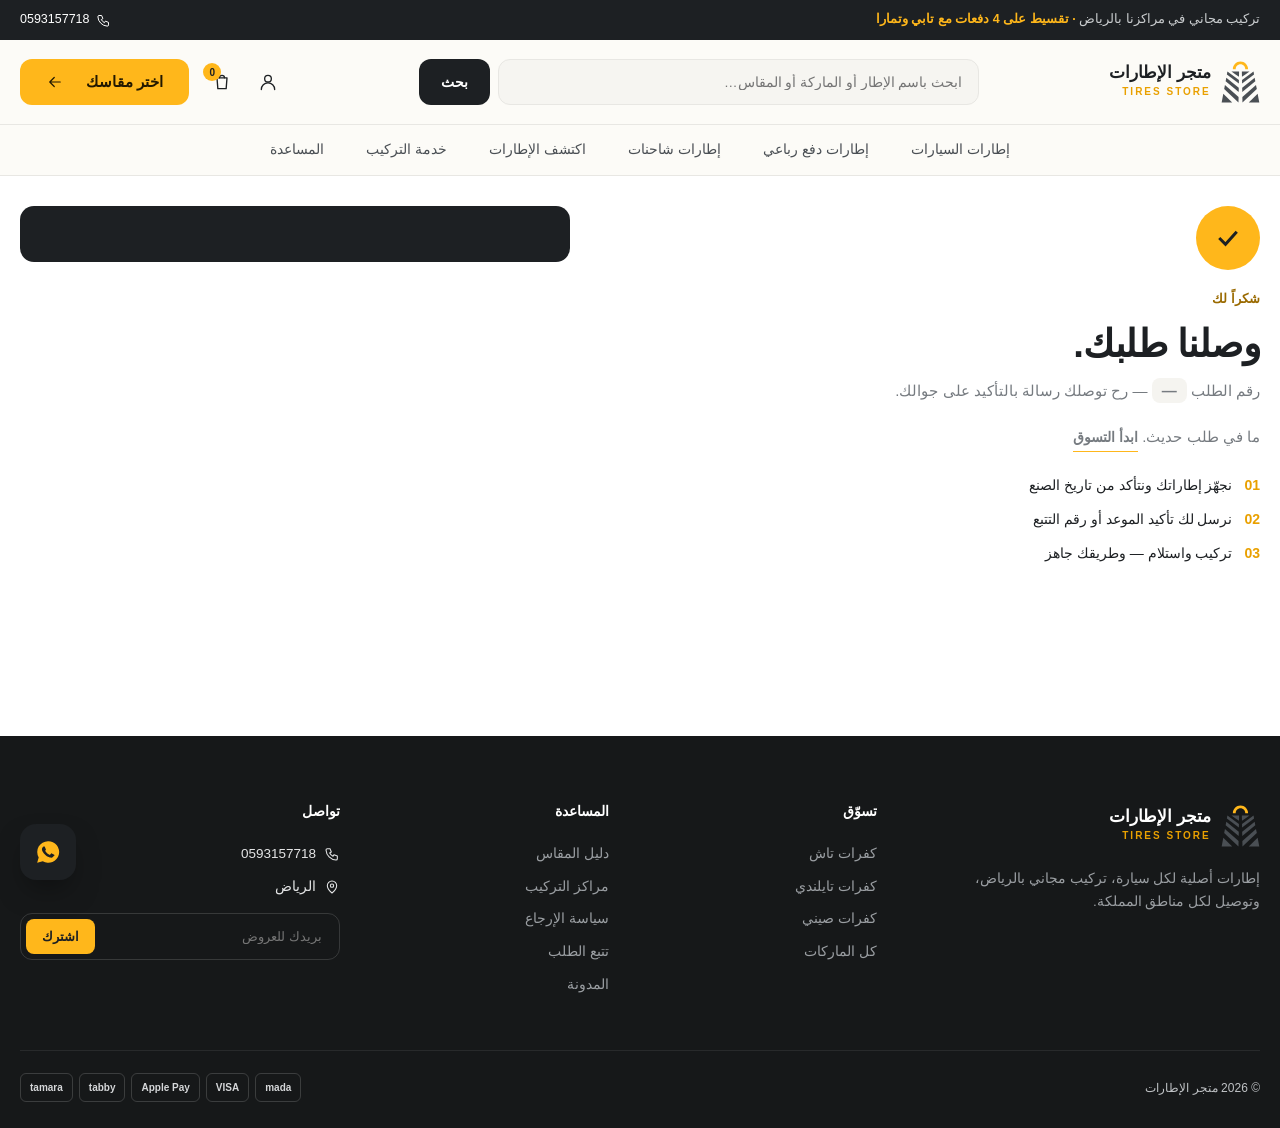
<file: thankyou.html>
<!doctype html>
<html lang="ar" dir="rtl">
<head>
<meta charset="utf-8">
<meta name="viewport" content="width=device-width,initial-scale=1">
<title>تم الطلب — متجر الإطارات</title>
<link rel="stylesheet" href="assets/store.css">
<script src="assets/store.js"></script>
<script src="assets/pages.js"></script>
</head>
<body data-page="thankyou">
<svg width="0" height="0" style="position:absolute" aria-hidden="true">
  <symbol id="i-search" viewBox="0 0 24 24"><circle cx="11" cy="11" r="7"/><path d="m20 20-3.5-3.5"/></symbol>
  <symbol id="i-user" viewBox="0 0 24 24"><circle cx="12" cy="8" r="4"/><path d="M4 21a8 8 0 0 1 16 0"/></symbol>
  <symbol id="i-bag" viewBox="0 0 24 24"><path d="M6 7h12l-1 13H7z"/><path d="M9 7a3 3 0 0 1 6 0"/></symbol>
  <symbol id="i-menu" viewBox="0 0 24 24"><path d="M4 7h16M4 12h16M4 17h10"/></symbol>
  <symbol id="i-arrow" viewBox="0 0 24 24"><path d="M19 12H5m6-6-6 6 6 6"/></symbol>
  <symbol id="i-next" viewBox="0 0 24 24"><path d="m15 6-6 6 6 6"/></symbol>
  <symbol id="i-prev" viewBox="0 0 24 24"><path d="m9 6 6 6-6 6"/></symbol>
  <symbol id="i-shield" viewBox="0 0 24 24"><path d="M12 3 4 6v6c0 5 3.5 8 8 9 4.5-1 8-4 8-9V6z"/><path d="m9 12 2 2 4-4"/></symbol>
  <symbol id="i-wrench" viewBox="0 0 24 24"><path d="M14.7 6.3a4 4 0 0 0-5.4 5.4L3 18l3 3 6.3-6.3a4 4 0 0 0 5.4-5.4l-2.6 2.6-2.4-.6-.6-2.4z"/></symbol>
  <symbol id="i-card" viewBox="0 0 24 24"><rect x="3" y="6" width="18" height="13" rx="2"/><path d="M3 10h18M7 15h4"/></symbol>
  <symbol id="i-truck" viewBox="0 0 24 24"><path d="M3 7h11v9H3zM14 10h4l3 3v3h-7"/><circle cx="7" cy="17" r="2"/><circle cx="17" cy="17" r="2"/></symbol>
  <symbol id="i-cal" viewBox="0 0 24 24"><rect x="4" y="5" width="16" height="15" rx="2"/><path d="M4 10h16M9 3v4M15 3v4"/></symbol>
  <symbol id="i-plus" viewBox="0 0 24 24"><path d="M12 5v14M5 12h14"/></symbol>
  <symbol id="i-pin" viewBox="0 0 24 24"><path d="M12 21s-7-6-7-11a7 7 0 0 1 14 0c0 5-7 11-7 11z"/><circle cx="12" cy="10" r="2.5"/></symbol>
  <symbol id="i-phone" viewBox="0 0 24 24"><path d="M5 4h4l2 5-2.5 1.5a11 11 0 0 0 5 5L15 13l5 2v4a2 2 0 0 1-2 2A16 16 0 0 1 3 6a2 2 0 0 1 2-2"/></symbol>
  <symbol id="i-home" viewBox="0 0 24 24"><path d="M3 11 12 4l9 7v9h-6v-6H9v6H3z"/></symbol>
  <symbol id="i-grid" viewBox="0 0 24 24"><rect x="4" y="4" width="7" height="7" rx="2"/><rect x="13" y="4" width="7" height="7" rx="2"/><rect x="4" y="13" width="7" height="7" rx="2"/><rect x="13" y="13" width="7" height="7" rx="2"/></symbol>
  <symbol id="i-down" viewBox="0 0 24 24"><path d="m6 9 6 6 6-6"/></symbol>
  <symbol id="i-heart" viewBox="0 0 24 24"><path d="M12 20s-7-4.4-7-10a4 4 0 0 1 7-2.6A4 4 0 0 1 19 10c0 5.6-7 10-7 10z"/></symbol>
  <symbol id="i-cat-all" viewBox="0 0 48 48"><circle cx="24" cy="24" r="17"/><circle cx="24" cy="24" r="8"/><path d="M24 7v5M24 36v5M7 24h5M36 24h5M12 12l3.5 3.5M32.5 32.5 36 36M36 12l-3.5 3.5M15.5 32.5 12 36"/></symbol>
  <symbol id="i-cat-sedan" viewBox="0 0 48 48"><path d="M5 30v-5l5-2 6-7h14l7 7 6 2v5h-3"/><path d="M15 30h18"/><circle cx="11" cy="31" r="4"/><circle cx="37" cy="31" r="4"/><path d="M18 16l-2 7h18l-5-7"/></symbol>
  <symbol id="i-cat-suv" viewBox="0 0 48 48"><path d="M4 31V20l4-8h24l6 8h4l2 3v8h-3"/><path d="M15 31h18"/><circle cx="11" cy="32" r="4"/><circle cx="37" cy="32" r="4"/><path d="M9 20h29M20 12v8"/></symbol>
  <symbol id="i-cat-truck" viewBox="0 0 48 48"><path d="M3 31V18h17V12h12l6 8h5l2 3v8h-3"/><path d="M15 31h18M20 18h18"/><circle cx="11" cy="32" r="4"/><circle cx="37" cy="32" r="4"/></symbol>
  <symbol id="i-tire" viewBox="0 0 24 24"><circle cx="12" cy="12" r="9"/><circle cx="12" cy="12" r="4"/></symbol>
</svg>

<!-- [component] top bar — fields: message, phone -->
<div class="topbar"><div class="wrap">
  <span>تركيب مجاني في مراكزنا بالرياض <b class="hide-m">· تقسيط على 4 دفعات مع تابي وتمارا</b></span>
  <a class="hide-m" href="tel:0593157718"><svg class="i" style="width:15px;height:15px"><use href="#i-phone"/></svg><span dir="ltr">0593157718</span></a>
</div></div>

<!-- [component] header — row 1: brand · search · tools + CTA / row 2: category nav -->
<header>
  <div class="wrap hrow">
    <button class="ic burger" aria-label="القائمة"><svg class="i"><use href="#i-menu"/></svg></button>
    <a class="brand" href="index.html"><img src="v2img/logo-mark.svg" alt=""><span><b>متجر الإطارات</b><small>TIRES STORE</small></span></a>
    <form class="hsearch" onsubmit="return false" role="search"><input placeholder="ابحث باسم الإطار أو الماركة أو المقاس…" aria-label="بحث"><button class="hs-btn" type="submit">بحث</button></form>
    <div class="tools">
      <a class="ic only-m" href="category.html" aria-label="بحث"><svg class="i"><use href="#i-search"/></svg></a>
      <a class="ic" href="account.html" aria-label="حسابي"><svg class="i"><use href="#i-user"/></svg></a>
      <a class="ic" href="cart.html" aria-label="السلة"><svg class="i"><use href="#i-bag"/></svg><i id="cartN">0</i></a>
      <a class="btn btn-gold hide-m" href="index.html#finder" style="height:46px;margin-inline-start:8px">اختر مقاسك <svg class="i" style="width:18px;height:18px"><use href="#i-arrow"/></svg></a>
    </div>
  </div>
  <nav class="hnav" aria-label="الأقسام"><div class="wrap"><a href="category.html?type=sedan">إطارات السيارات</a><a href="category.html?type=suv">إطارات دفع رباعي</a><a href="category.html?type=truck">إطارات شاحنات</a><a href="category.html" data-p="category">اكتشف الإطارات</a><a href="help.html#install" data-p="help">خدمة التركيب</a><a href="help.html#faq">المساعدة</a></div></nav>
</header>

<main class="inner">
<!-- [page] thank-you — Salla: thank-you page -->
<section class="wrap ty">
  <div><div class="ty-ok"><svg viewBox="0 0 24 24"><path d="m5 12 5 5 9-10"/></svg></div>
    <span class="kicker">شكراً لك</span><h1 class="ph1">وصلنا طلبك.</h1><p class="lead" style="margin:10px 0 20px">رقم الطلب <span class="ty-no" id="tyNo"></span> — رح توصلك رسالة بالتأكيد على جوالك.</p>
    <div id="tyItems"></div>
    <div class="ty-next"><div><b>01</b>نجهّز إطاراتك ونتأكد من تاريخ الصنع</div><div><b>02</b>نرسل لك تأكيد الموعد أو رقم التتبع</div><div><b>03</b>تركيب واستلام — وطريقك جاهز</div></div>
  </div>
  <aside class="ty-center" id="tyCenter"></aside>
</section>


</main>
<!-- [component] footer -->
<footer>
  <div class="wrap">
    <div class="fgrid">
      <div><a class="brand" href="index.html"><img src="v2img/logo-mark.svg" alt=""><span><b>متجر الإطارات</b><small>TIRES STORE</small></span></a><p style="margin-top:16px;font-size:13.5px;color:#9a9ea2;max-width:300px">إطارات أصلية لكل سيارة، تركيب مجاني بالرياض، وتوصيل لكل مناطق المملكة.</p></div>
      <div><h4>تسوّق</h4><a href="category.html?brand=تاش">كفرات تاش</a><a href="category.html?brand=تايلندي">كفرات تايلندي</a><a href="category.html?brand=صيني">كفرات صيني</a><a href="brands.html">كل الماركات</a></div>
      <div><h4>المساعدة</h4><a href="help.html#size">دليل المقاس</a><a href="help.html#centers">مراكز التركيب</a><a href="help.html#returns">سياسة الإرجاع</a><a href="account.html#orders">تتبع الطلب</a><a href="blog.html">المدونة</a></div>
      <div class="contact"><h4>تواصل</h4><a href="tel:0593157718"><svg class="i" style="width:16px;height:16px"><use href="#i-phone"/></svg><span dir="ltr">0593157718</span></a><a href="help.html#centers"><svg class="i" style="width:16px;height:16px"><use href="#i-pin"/></svg>الرياض</a><form class="news" onsubmit="return false"><input placeholder="بريدك للعروض"><button>اشترك</button></form></div>
    </div>
    <div class="fbot"><span>© 2026 متجر الإطارات</span><div class="pay"><span>mada</span><span>VISA</span><span>Apple Pay</span><span>tabby</span><span>tamara</span></div></div>
  </div>
</footer>

<!-- [component] floating WhatsApp -->
<a class="fwa" href="https://wa.me/966593157718" target="_blank" rel="noopener" aria-label="تواصل عبر واتساب"><svg viewBox="0 0 24 24" fill="currentColor" width="26" height="26"><path d="M12 2a10 10 0 0 0-8.6 15L2 22l5.2-1.4A10 10 0 1 0 12 2zm5 14c-.2.6-1.2 1.2-1.7 1.2-.4 0-1 .2-3.3-.8-2.7-1.2-4.4-4-4.6-4.2-.1-.2-1-1.4-1-2.7s.7-1.9 1-2.2c.2-.2.5-.3.7-.3h.5c.2 0 .4 0 .6.5l.8 1.9c.1.2.1.4 0 .5l-.4.6c-.1.2-.3.3-.1.6.2.3.8 1.3 1.7 2 1.1 1 2 1.3 2.3 1.4.3.1.4.1.6-.1l.8-1c.2-.2.4-.2.6-.1l1.8.9c.3.1.4.2.5.3.1.2.1.7-.1 1.3z"/></svg></a>

<nav class="mbar">
  <a href="index.html" data-p="home"><svg class="i"><use href="#i-home"/></svg>الرئيسية</a>
  <a href="category.html" data-p="category"><svg class="i"><use href="#i-grid"/></svg>الأقسام</a>
  <a href="index.html#finder"><svg class="i"><use href="#i-tire"/></svg>مقاسك</a>
  <a href="cart.html" data-p="cart"><svg class="i"><use href="#i-bag"/></svg>السلة</a>
  <a href="account.html" data-p="account"><svg class="i"><use href="#i-user"/></svg>حسابي</a>
</nav>

</body>
</html>
</file>
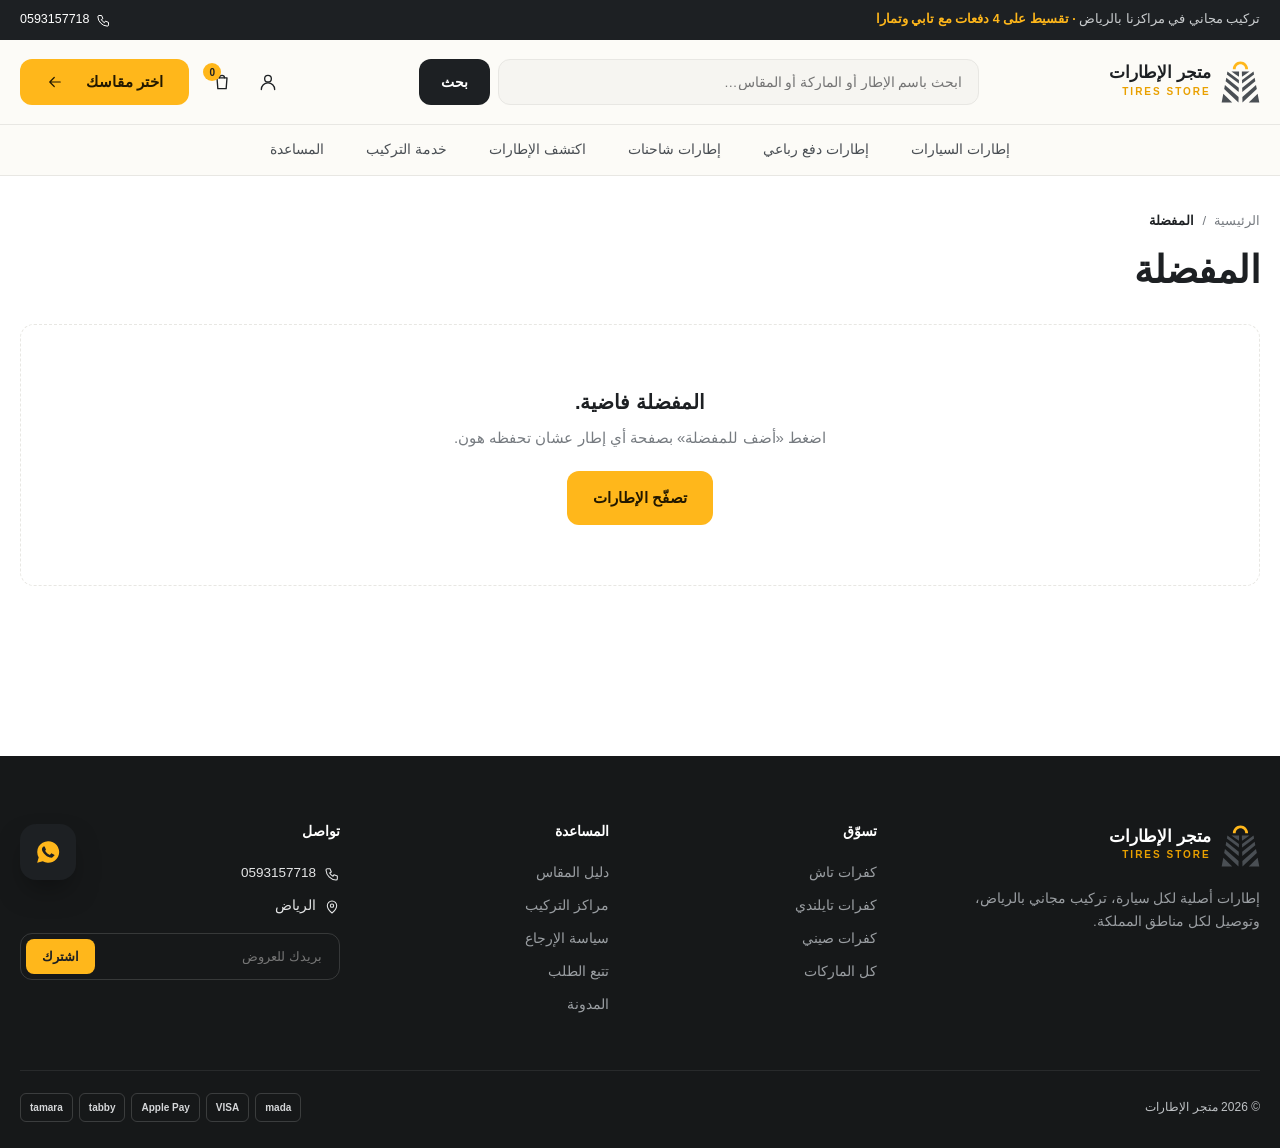
<file: wishlist.html>
<!doctype html>
<html lang="ar" dir="rtl">
<head>
<meta charset="utf-8">
<meta name="viewport" content="width=device-width,initial-scale=1">
<title>المفضلة — متجر الإطارات</title>
<link rel="stylesheet" href="assets/store.css">
<script src="assets/store.js"></script>
<script src="assets/pages.js"></script>
</head>
<body data-page="wishlist">
<svg width="0" height="0" style="position:absolute" aria-hidden="true">
  <symbol id="i-search" viewBox="0 0 24 24"><circle cx="11" cy="11" r="7"/><path d="m20 20-3.5-3.5"/></symbol>
  <symbol id="i-user" viewBox="0 0 24 24"><circle cx="12" cy="8" r="4"/><path d="M4 21a8 8 0 0 1 16 0"/></symbol>
  <symbol id="i-bag" viewBox="0 0 24 24"><path d="M6 7h12l-1 13H7z"/><path d="M9 7a3 3 0 0 1 6 0"/></symbol>
  <symbol id="i-menu" viewBox="0 0 24 24"><path d="M4 7h16M4 12h16M4 17h10"/></symbol>
  <symbol id="i-arrow" viewBox="0 0 24 24"><path d="M19 12H5m6-6-6 6 6 6"/></symbol>
  <symbol id="i-next" viewBox="0 0 24 24"><path d="m15 6-6 6 6 6"/></symbol>
  <symbol id="i-prev" viewBox="0 0 24 24"><path d="m9 6 6 6-6 6"/></symbol>
  <symbol id="i-shield" viewBox="0 0 24 24"><path d="M12 3 4 6v6c0 5 3.5 8 8 9 4.5-1 8-4 8-9V6z"/><path d="m9 12 2 2 4-4"/></symbol>
  <symbol id="i-wrench" viewBox="0 0 24 24"><path d="M14.7 6.3a4 4 0 0 0-5.4 5.4L3 18l3 3 6.3-6.3a4 4 0 0 0 5.4-5.4l-2.6 2.6-2.4-.6-.6-2.4z"/></symbol>
  <symbol id="i-card" viewBox="0 0 24 24"><rect x="3" y="6" width="18" height="13" rx="2"/><path d="M3 10h18M7 15h4"/></symbol>
  <symbol id="i-truck" viewBox="0 0 24 24"><path d="M3 7h11v9H3zM14 10h4l3 3v3h-7"/><circle cx="7" cy="17" r="2"/><circle cx="17" cy="17" r="2"/></symbol>
  <symbol id="i-cal" viewBox="0 0 24 24"><rect x="4" y="5" width="16" height="15" rx="2"/><path d="M4 10h16M9 3v4M15 3v4"/></symbol>
  <symbol id="i-plus" viewBox="0 0 24 24"><path d="M12 5v14M5 12h14"/></symbol>
  <symbol id="i-pin" viewBox="0 0 24 24"><path d="M12 21s-7-6-7-11a7 7 0 0 1 14 0c0 5-7 11-7 11z"/><circle cx="12" cy="10" r="2.5"/></symbol>
  <symbol id="i-phone" viewBox="0 0 24 24"><path d="M5 4h4l2 5-2.5 1.5a11 11 0 0 0 5 5L15 13l5 2v4a2 2 0 0 1-2 2A16 16 0 0 1 3 6a2 2 0 0 1 2-2"/></symbol>
  <symbol id="i-home" viewBox="0 0 24 24"><path d="M3 11 12 4l9 7v9h-6v-6H9v6H3z"/></symbol>
  <symbol id="i-grid" viewBox="0 0 24 24"><rect x="4" y="4" width="7" height="7" rx="2"/><rect x="13" y="4" width="7" height="7" rx="2"/><rect x="4" y="13" width="7" height="7" rx="2"/><rect x="13" y="13" width="7" height="7" rx="2"/></symbol>
  <symbol id="i-down" viewBox="0 0 24 24"><path d="m6 9 6 6 6-6"/></symbol>
  <symbol id="i-heart" viewBox="0 0 24 24"><path d="M12 20s-7-4.4-7-10a4 4 0 0 1 7-2.6A4 4 0 0 1 19 10c0 5.6-7 10-7 10z"/></symbol>
  <symbol id="i-cat-all" viewBox="0 0 48 48"><circle cx="24" cy="24" r="17"/><circle cx="24" cy="24" r="8"/><path d="M24 7v5M24 36v5M7 24h5M36 24h5M12 12l3.5 3.5M32.5 32.5 36 36M36 12l-3.5 3.5M15.5 32.5 12 36"/></symbol>
  <symbol id="i-cat-sedan" viewBox="0 0 48 48"><path d="M5 30v-5l5-2 6-7h14l7 7 6 2v5h-3"/><path d="M15 30h18"/><circle cx="11" cy="31" r="4"/><circle cx="37" cy="31" r="4"/><path d="M18 16l-2 7h18l-5-7"/></symbol>
  <symbol id="i-cat-suv" viewBox="0 0 48 48"><path d="M4 31V20l4-8h24l6 8h4l2 3v8h-3"/><path d="M15 31h18"/><circle cx="11" cy="32" r="4"/><circle cx="37" cy="32" r="4"/><path d="M9 20h29M20 12v8"/></symbol>
  <symbol id="i-cat-truck" viewBox="0 0 48 48"><path d="M3 31V18h17V12h12l6 8h5l2 3v8h-3"/><path d="M15 31h18M20 18h18"/><circle cx="11" cy="32" r="4"/><circle cx="37" cy="32" r="4"/></symbol>
  <symbol id="i-tire" viewBox="0 0 24 24"><circle cx="12" cy="12" r="9"/><circle cx="12" cy="12" r="4"/></symbol>
</svg>

<!-- [component] top bar — fields: message, phone -->
<div class="topbar"><div class="wrap">
  <span>تركيب مجاني في مراكزنا بالرياض <b class="hide-m">· تقسيط على 4 دفعات مع تابي وتمارا</b></span>
  <a class="hide-m" href="tel:0593157718"><svg class="i" style="width:15px;height:15px"><use href="#i-phone"/></svg><span dir="ltr">0593157718</span></a>
</div></div>

<!-- [component] header — row 1: brand · search · tools + CTA / row 2: category nav -->
<header>
  <div class="wrap hrow">
    <button class="ic burger" aria-label="القائمة"><svg class="i"><use href="#i-menu"/></svg></button>
    <a class="brand" href="index.html"><img src="v2img/logo-mark.svg" alt=""><span><b>متجر الإطارات</b><small>TIRES STORE</small></span></a>
    <form class="hsearch" onsubmit="return false" role="search"><input placeholder="ابحث باسم الإطار أو الماركة أو المقاس…" aria-label="بحث"><button class="hs-btn" type="submit">بحث</button></form>
    <div class="tools">
      <a class="ic only-m" href="category.html" aria-label="بحث"><svg class="i"><use href="#i-search"/></svg></a>
      <a class="ic" href="account.html" aria-label="حسابي"><svg class="i"><use href="#i-user"/></svg></a>
      <a class="ic" href="cart.html" aria-label="السلة"><svg class="i"><use href="#i-bag"/></svg><i id="cartN">0</i></a>
      <a class="btn btn-gold hide-m" href="index.html#finder" style="height:46px;margin-inline-start:8px">اختر مقاسك <svg class="i" style="width:18px;height:18px"><use href="#i-arrow"/></svg></a>
    </div>
  </div>
  <nav class="hnav" aria-label="الأقسام"><div class="wrap"><a href="category.html?type=sedan">إطارات السيارات</a><a href="category.html?type=suv">إطارات دفع رباعي</a><a href="category.html?type=truck">إطارات شاحنات</a><a href="category.html" data-p="category">اكتشف الإطارات</a><a href="help.html#install" data-p="help">خدمة التركيب</a><a href="help.html#faq">المساعدة</a></div></nav>
</header>

<main class="inner">
<!-- [page] wishlist — Salla: wishlist -->
<section class="wrap ptop-sec"><nav class="bc"><a href="index.html">الرئيسية</a><span>/</span><b>المفضلة</b></nav><h1 class="ph1">المفضلة</h1></section>
<section class="wrap" style="padding:20px 0 70px"><div class="cgridx" id="wgrid" style="grid-template-columns:repeat(4,1fr)"></div></section>


</main>
<!-- [component] footer -->
<footer>
  <div class="wrap">
    <div class="fgrid">
      <div><a class="brand" href="index.html"><img src="v2img/logo-mark.svg" alt=""><span><b>متجر الإطارات</b><small>TIRES STORE</small></span></a><p style="margin-top:16px;font-size:13.5px;color:#9a9ea2;max-width:300px">إطارات أصلية لكل سيارة، تركيب مجاني بالرياض، وتوصيل لكل مناطق المملكة.</p></div>
      <div><h4>تسوّق</h4><a href="category.html?brand=تاش">كفرات تاش</a><a href="category.html?brand=تايلندي">كفرات تايلندي</a><a href="category.html?brand=صيني">كفرات صيني</a><a href="brands.html">كل الماركات</a></div>
      <div><h4>المساعدة</h4><a href="help.html#size">دليل المقاس</a><a href="help.html#centers">مراكز التركيب</a><a href="help.html#returns">سياسة الإرجاع</a><a href="account.html#orders">تتبع الطلب</a><a href="blog.html">المدونة</a></div>
      <div class="contact"><h4>تواصل</h4><a href="tel:0593157718"><svg class="i" style="width:16px;height:16px"><use href="#i-phone"/></svg><span dir="ltr">0593157718</span></a><a href="help.html#centers"><svg class="i" style="width:16px;height:16px"><use href="#i-pin"/></svg>الرياض</a><form class="news" onsubmit="return false"><input placeholder="بريدك للعروض"><button>اشترك</button></form></div>
    </div>
    <div class="fbot"><span>© 2026 متجر الإطارات</span><div class="pay"><span>mada</span><span>VISA</span><span>Apple Pay</span><span>tabby</span><span>tamara</span></div></div>
  </div>
</footer>

<!-- [component] floating WhatsApp -->
<a class="fwa" href="https://wa.me/966593157718" target="_blank" rel="noopener" aria-label="تواصل عبر واتساب"><svg viewBox="0 0 24 24" fill="currentColor" width="26" height="26"><path d="M12 2a10 10 0 0 0-8.6 15L2 22l5.2-1.4A10 10 0 1 0 12 2zm5 14c-.2.6-1.2 1.2-1.7 1.2-.4 0-1 .2-3.3-.8-2.7-1.2-4.4-4-4.6-4.2-.1-.2-1-1.4-1-2.7s.7-1.9 1-2.2c.2-.2.5-.3.7-.3h.5c.2 0 .4 0 .6.5l.8 1.9c.1.2.1.4 0 .5l-.4.6c-.1.2-.3.3-.1.6.2.3.8 1.3 1.7 2 1.1 1 2 1.3 2.3 1.4.3.1.4.1.6-.1l.8-1c.2-.2.4-.2.6-.1l1.8.9c.3.1.4.2.5.3.1.2.1.7-.1 1.3z"/></svg></a>

<nav class="mbar">
  <a href="index.html" data-p="home"><svg class="i"><use href="#i-home"/></svg>الرئيسية</a>
  <a href="category.html" data-p="category"><svg class="i"><use href="#i-grid"/></svg>الأقسام</a>
  <a href="index.html#finder"><svg class="i"><use href="#i-tire"/></svg>مقاسك</a>
  <a href="cart.html" data-p="cart"><svg class="i"><use href="#i-bag"/></svg>السلة</a>
  <a href="account.html" data-p="account"><svg class="i"><use href="#i-user"/></svg>حسابي</a>
</nav>

</body>
</html>
</file>
<file: assets/store.css>
/* ================= tokens (= theme settings) ================= */
:root{
  --gold:#ffb71b;--gold-2:#e9a000;--gold-3:#9a6a00;--gold-soft:#fff4d8;
  --ink:#1d2023;--char:#2f3337;--slate:#4a4f54;--muted:#767b80;
  --line:#e8e7e3;--bg:#fff;--bg-2:#f5f4f0;--dark:#161819;
  --r:18px;--ease:cubic-bezier(.2,.8,.2,1);
  --en:'Archivo',Arial,sans-serif;
}
*{box-sizing:border-box;margin:0;padding:0}
html{scroll-behavior:smooth}
body{font-family:'IBM Plex Sans Arabic',Tahoma,sans-serif;color:var(--ink);background:var(--bg);line-height:1.7;font-size:15px;overflow-x:hidden}
a{color:inherit;text-decoration:none}img{display:block;max-width:100%}
button{font-family:inherit;cursor:pointer;border:0;background:none;color:inherit}
svg.i{width:20px;height:20px;fill:none;stroke:currentColor;stroke-width:1.6;stroke-linecap:round;stroke-linejoin:round;flex:none}
.wrap{width:min(1240px,calc(100% - 40px));margin-inline:auto}
.kicker{display:block;font-size:13px;font-weight:600;color:var(--gold-3);margin-bottom:10px}
.h2{font-size:clamp(28px,3.2vw,42px);line-height:1.25;font-weight:700;letter-spacing:-.5px}
.lead{color:var(--muted)}
.sec{padding:100px 0}
.sec-head{display:flex;justify-content:space-between;align-items:flex-end;gap:30px;margin-bottom:36px}
.sec-head .lead{max-width:360px}

.btn{display:inline-flex;align-items:center;justify-content:center;gap:10px;height:52px;padding:0 26px;border-radius:12px;font-weight:600;font-size:15px;transition:background .2s,transform .2s;white-space:nowrap}
.btn:hover{transform:translateY(-1px)}
.btn-gold{background:var(--gold);color:#221800}
.btn-gold:hover{background:#ffc23f}
.btn-dark{background:var(--ink);color:#fff}
.btn-line{border:1.5px solid #d6d5d0;background:#fff}
.btn-line:hover{border-color:var(--ink)}
.link{font-weight:600;font-size:14px;display:inline-flex;align-items:center;gap:6px;border-bottom:1.5px solid var(--gold);padding-bottom:2px}
.sq{width:44px;height:44px;border-radius:12px;border:1.5px solid #d6d5d0;display:grid;place-items:center;background:#fff;transition:.2s}
.sq:hover{border-color:var(--ink)}

/* ================= [component] top bar ================= */
.topbar{background:var(--ink);color:#c9ccce;font-size:12.5px}
.topbar .wrap{display:flex;justify-content:space-between;align-items:center;height:40px;gap:20px}
.topbar b{color:var(--gold);font-weight:600}
.topbar a{display:flex;align-items:center;gap:6px;color:#fff}

/* ================= [component] header ================= */
header{position:sticky;top:0;z-index:40;background:#fcfbf7;transition:background .3s,box-shadow .3s}
header.scrolled{background:rgba(255,255,255,.92);backdrop-filter:blur(12px);box-shadow:0 1px 0 var(--line)}
.nav{height:80px;display:flex;align-items:center;gap:36px}
.brand{display:flex;align-items:center;gap:10px}
.brand img{height:42px}
.brand b{display:block;font-size:17px;line-height:1.1}
.brand small{display:block;font-family:var(--en);font-size:10px;letter-spacing:.2em;color:var(--gold-2);font-weight:800}
.menu{display:flex;gap:2px;margin-inline:auto;background:rgba(255,255,255,.7);padding:5px;border-radius:14px;font-size:14.5px;box-shadow:0 6px 20px -12px rgba(0,0,0,.15);color:var(--slate)}
.menu a{padding:8px 18px;border-radius:10px;transition:color .2s,background .2s}
.menu a:hover{color:var(--ink);background:var(--bg-2)}
.menu a.on{background:var(--ink);color:#fff}
.tools{display:flex;gap:8px;align-items:center}
.ic{width:46px;height:46px;border-radius:12px;display:grid;place-items:center;position:relative;background:#fff;box-shadow:0 6px 20px -12px rgba(0,0,0,.18);transition:box-shadow .2s}
.ic:hover{box-shadow:0 0 0 2px var(--gold)}
.ic.burger{box-shadow:none;background:none}
.cta-nav{display:inline-flex;align-items:center;gap:12px;height:48px;padding-inline:20px 6px;border-radius:12px;background:var(--gold);color:#221800;font-weight:600;margin-inline-start:8px}
.cta-nav span{width:36px;height:36px;border-radius:9px;background:var(--ink);color:var(--gold);display:grid;place-items:center}
.ic i{position:absolute;top:4px;left:4px;min-width:18px;height:18px;border-radius:9px;background:var(--gold);font-size:10px;font-weight:700;font-style:normal;display:grid;place-items:center;font-family:var(--en)}
.burger{display:none}

/* ================= [component] hero — tire with hoverable size code ================= */
.hero{position:relative;overflow:hidden;background:radial-gradient(circle at 78% 30%,rgba(255,183,27,.22),transparent 34%),radial-gradient(circle at 5% 85%,rgba(255,183,27,.14),transparent 30%),linear-gradient(180deg,#fcfbf7,#f8f6f0)}
.hero .wrap{display:grid;grid-template-columns:.85fr 1.15fr;gap:20px;align-items:center;min-height:700px;padding:40px 0 120px}
.hero h1{font-size:clamp(40px,4.8vw,68px);line-height:1.12;font-weight:700;letter-spacing:-1.5px}
.hero h1 span{color:var(--gold-2)}
.hero .lead{font-size:16.5px;margin:20px 0 30px;max-width:430px}
.cta{display:flex;gap:12px;flex-wrap:wrap}

.stage{position:relative;aspect-ratio:1/1;width:100%;max-width:660px;margin-inline:auto}
.giant{position:absolute;inset:0;display:grid;place-items:center;font-family:var(--en);font-weight:900;font-size:min(23vw,330px);letter-spacing:-8px;direction:ltr;line-height:1;user-select:none;transform:translateY(-4%);background:linear-gradient(180deg,var(--gold) 30%,rgba(255,183,27,.15));-webkit-background-clip:text;background-clip:text;color:transparent}
.tire-box{position:absolute;inset:7%;animation:float 6s ease-in-out infinite}
@keyframes float{50%{transform:translateY(-14px)}}
@media(prefers-reduced-motion:reduce){.tire-box{animation:none}}
.tire-box img{width:100%;height:100%;object-fit:contain;filter:drop-shadow(0 40px 35px rgba(0,0,0,.25))}
.tire-box svg{position:absolute;inset:0;width:100%;height:100%;overflow:visible}
.sw text{font-family:var(--en);font-weight:800;fill:#c9c9c9;letter-spacing:6px}
.sw tspan{cursor:pointer;transition:fill .2s}
.sw tspan.on{fill:var(--gold)}
.pop{position:absolute;z-index:6;pointer-events:none;background:#fff;border:1px solid var(--line);border-radius:14px;padding:12px 16px;box-shadow:0 18px 40px -16px rgba(0,0,0,.28);min-width:180px;max-width:240px;opacity:0;transform:translate(-50%,-100%);transition:opacity .2s;font-size:13px;color:var(--slate)}
.pop.show{opacity:1}
.pop b{display:block;font-size:15px;color:var(--ink);margin-bottom:2px}
.pop b em{font-style:normal;font-family:var(--en);color:var(--gold-2);margin-inline-end:6px}
.pop::after{content:'';position:absolute;bottom:-7px;left:50%;width:12px;height:12px;background:#fff;border-right:1px solid var(--line);border-bottom:1px solid var(--line);transform:translateX(-50%) rotate(45deg)}

/* ================= [component] size finder — KEEP AS IS (Madar) ================= */
.finder-band{padding-bottom:30px}
.finder-wrap{position:relative;z-index:5;margin-top:-70px}
.finder{display:grid;grid-template-columns:1.3fr 1fr 1fr 1fr 1.2fr;align-items:center;gap:25px;background:var(--ink);color:#fff;border:1px solid var(--ink);box-shadow:0 30px 60px -24px rgba(0,0,0,.45);border-radius:16px;padding:29px 32px}
.finder-title .eb{color:var(--gold)!important}
.finder-title a{color:#b9bcbf!important}
.sel label{color:#e6e7e8}
.sel label span{color:#8d9196!important}
.sel select{background:#2a2e31!important;border-color:#3a3f43!important;color:#fff!important}
.sel select option{color:var(--ink);background:#fff}
.finder-title .eb{font-size:11px;font-weight:600;color:var(--gold-3)}
.finder-title h2{font-size:24px;margin:0 0 4px}
.finder-title a{font-size:12px;color:#6d7277;text-decoration:underline;text-underline-offset:4px;cursor:pointer}
.sel label{display:flex;justify-content:space-between;align-items:center;font-size:12px;margin-bottom:8px}
.sel label span{font-size:9px;color:#a3a6a9;font-family:Arial}
.sel select{width:100%;padding:12px 13px;background:#fbfbfa;border:1px solid #e7e6e2;border-radius:8px;direction:ltr;font-weight:600;color:var(--ink);font-size:16px;font-family:inherit}
.sel{position:relative}
.sel select.native{position:absolute;opacity:0;pointer-events:none;width:1px;height:1px}
.dd-btn{width:100%;display:flex;justify-content:space-between;align-items:center;padding:12px 14px;background:#2a2e31;border:1px solid #3a3f43;border-radius:8px;color:#fff;font-family:var(--en);font-weight:800;font-size:17px;direction:ltr;transition:border-color .2s}
.dd-btn:hover,.sel.open .dd-btn{border-color:var(--gold)}
.dd-btn svg.i{width:16px;height:16px;transition:transform .2s;color:#9a9ea2}
.sel.open .dd-btn svg.i{transform:rotate(180deg);color:var(--gold)}
.dd-panel{position:absolute;top:calc(100% + 10px);right:0;z-index:30;width:max(100%,300px);background:#fff;color:var(--ink);border-radius:14px;box-shadow:0 30px 60px -20px rgba(0,0,0,.45);padding:14px;opacity:0;transform:translateY(-6px);pointer-events:none;transition:opacity .18s,transform .18s}
.sel.open .dd-panel{opacity:1;transform:none;pointer-events:auto}
.dd-panel .t{font-size:12px;color:var(--muted);margin:0 2px 8px;display:flex;justify-content:space-between}
.dd-pop{display:flex;gap:6px;flex-wrap:wrap;margin-bottom:12px;padding-bottom:12px;border-bottom:1px solid var(--line)}
.dd-grid{display:grid;grid-template-columns:repeat(4,1fr);gap:6px;max-height:220px;overflow:auto;direction:ltr;padding-right:2px}
.dd-o{height:40px;border-radius:8px;border:1px solid var(--line);font-family:var(--en);font-weight:700;font-size:14px;transition:background .15s,border-color .15s}
.dd-o:hover{border-color:var(--ink)}
.dd-o.on{background:var(--gold);border-color:var(--gold)}
.dd-pop .dd-o{padding:0 12px;background:var(--gold-soft);border-color:transparent}
.dd-pop .dd-o.on{background:var(--gold)}
.finder .go{margin-top:20px;height:50px;border-radius:8px;background:var(--gold);font-weight:600;display:flex;align-items:center;justify-content:center;gap:20px;color:#221800}

/* ================= [component] features strip ================= */
.feats{display:grid;grid-template-columns:repeat(4,1fr);margin-top:60px;border-block:1px solid var(--line)}
.feats>div{display:flex;gap:14px;align-items:flex-start;padding:28px 24px;border-left:1px solid var(--line)}
.feats>div:last-child{border-left:0}
.feats svg.i{width:28px;height:28px;color:var(--gold-2);margin-top:2px}
.feats b{display:block;font-size:15px}
.feats p{font-size:13px;color:var(--muted)}

/* ================= [component] shop by vehicle ================= */
.types{display:grid;grid-template-columns:1.25fr 1fr;grid-template-rows:280px 280px;gap:18px}
.type{position:relative;border-radius:var(--r);overflow:hidden;background:var(--bg-2);padding:30px;display:flex;flex-direction:column;justify-content:space-between;isolation:isolate}
.type img{position:absolute;z-index:-1;transition:transform .6s var(--ease)}
.type:hover img{transform:translateX(-10px)}
.type h3{font-size:24px;line-height:1.3}
.type p{color:var(--muted);font-size:14px;margin-top:4px}
.type .foot{display:flex;justify-content:space-between;align-items:center}
.type .n{font-family:var(--en);font-weight:800;font-size:13px;color:var(--muted)}
.type.suv{grid-row:span 2;background:var(--ink);color:#fff}
.type.suv p,.type.suv .n{color:#a5a9ad}
.type.suv img{width:118%;left:-24%;bottom:12%}
.type.suv .link{border-color:var(--gold)}
.type.car img{width:58%;left:-2%;bottom:-2%}
.type.help{background:var(--gold)}
.type.help p{color:#4d3800}
.type.help img{width:56%;left:-2%;bottom:-4%}
.type.help .link{border-color:var(--ink)}

/* ================= [component] products ================= */
.filters{display:flex;gap:6px;flex-wrap:wrap}
.filters button{padding:9px 16px;border-radius:10px;border:1px solid var(--line);font-weight:600;font-size:13px;color:var(--slate)}
.filters button.on{background:var(--ink);color:#fff;border-color:var(--ink)}
.slider{display:flex;gap:18px;overflow-x:auto;scroll-snap-type:x mandatory;scrollbar-width:none;padding-bottom:6px}
.slider::-webkit-scrollbar{display:none}
.pcard{flex:0 0 calc((100% - 54px)/4);scroll-snap-align:start;border:1px solid var(--line);border-radius:var(--r);overflow:hidden;transition:border-color .2s;background:#fff;display:flex;flex-direction:column}
.pcard:hover{border-color:#cfcdc6}
.pcard.feat{border:2px solid var(--gold)}
.pcard.feat .pimg{background:var(--gold-soft)}
.pimg{background:var(--bg-2);height:230px;display:grid;place-items:center;position:relative}
.pimg img{height:200px;width:85%;object-fit:contain}
.ptag{position:absolute;top:12px;right:12px;font-size:11px;font-weight:700;padding:3px 9px;border-radius:6px;background:var(--ink);color:#fff}
.ptag.g{background:var(--gold);color:#221800}
.pbody{padding:16px 18px 18px;display:flex;flex-direction:column;flex:1}
.pbrand{font-family:var(--en);font-size:11px;font-weight:800;letter-spacing:.14em;color:var(--muted)}
.pbody h3{font-size:16px;margin:2px 0 8px}
.psize{align-self:flex-start;direction:ltr;font-family:var(--en);font-weight:800;font-size:14px;border:1.5px solid var(--ink);padding:1px 8px;border-radius:6px}
.pmeta{display:flex;gap:14px;margin:12px 0 16px;font-size:12px;color:var(--muted)}
.pmeta span{display:flex;align-items:center;gap:5px}
.pmeta svg.i{width:15px;height:15px}
.pfoot{display:flex;justify-content:space-between;align-items:flex-end;margin-top:auto;padding-top:14px;border-top:1px solid var(--line)}
.pprice b{font-family:var(--en);font-size:24px;font-weight:800}
.pprice small{display:block;font-size:12px;color:var(--muted)}
.pprice s{font-size:13px;color:#a8aaad;margin-inline-start:6px;font-family:var(--en)}
.add{height:42px;padding:0 14px;border-radius:10px;background:var(--ink);color:#fff;font-size:13px;font-weight:600;display:flex;align-items:center;gap:6px}
.add:hover{background:var(--gold);color:var(--ink)}
.add.done{background:var(--gold);color:var(--ink)}
.nav-btns{display:flex;gap:8px}

/* ================= [component] offer countdown ================= */
.offer{display:grid;grid-template-columns:1.1fr .9fr;align-items:center;background:var(--gold);border-radius:var(--r);overflow:hidden;margin-bottom:100px;position:relative}
.o-copy{padding:50px 54px}
.offer .kicker{color:#4d3800}.offer .lead{color:#4d3800;margin:10px 0 24px}
.cd{display:flex;gap:10px;margin-bottom:22px}
.cd div{background:var(--ink);color:#fff;border-radius:12px;min-width:72px;padding:10px 8px;text-align:center}
.cd b{display:block;font-family:var(--en);font-weight:900;font-size:28px;line-height:1.1;color:var(--gold)}
.cd small{font-size:11px;color:#b9bcbf}
.o-art{align-self:stretch;position:relative;min-height:340px}
.o-art img{position:absolute;bottom:-6%;left:6%;height:112%;object-fit:contain;filter:drop-shadow(0 30px 30px rgba(0,0,0,.3))}
@media(max-width:1100px){.offer{grid-template-columns:1fr}.o-art{min-height:260px}.o-art img{height:110%;left:50%;transform:translateX(-50%)}}
@media(max-width:640px){.o-copy{padding:32px 24px}.cd div{min-width:0;flex:1}.cd b{font-size:22px}.offer{margin-bottom:64px}}
/* ================= [component] size guide ================= */
.guide{background:var(--dark);color:#fff;border-radius:28px;margin:0 20px 100px}
.guide .wrap{display:grid;grid-template-columns:1.05fr .95fr;gap:60px;align-items:center}
.guide .h2{color:#fff}.guide .lead{color:#a5a9ad;margin-top:10px}
.g-code{display:flex;flex-wrap:wrap;gap:6px;direction:ltr;margin:30px 0 18px}
.g-code button{min-width:58px;padding:10px 12px;border-radius:12px;border:1px solid rgba(255,255,255,.14);color:#fff;text-align:center;transition:background .2s,border-color .2s}
.g-code button b{display:block;font-family:var(--en);font-weight:900;font-size:22px;line-height:1.2}
.g-code button small{font-size:10.5px;color:#9a9ea2}
.g-code button:hover{border-color:rgba(255,255,255,.4)}
.g-code button.on{background:var(--gold);border-color:var(--gold);color:var(--ink)}
.g-code button.on small{color:#4d3800}
.g-card{display:flex;gap:16px;align-items:flex-start;background:rgba(255,255,255,.05);border:1px solid rgba(255,255,255,.08);border-radius:16px;padding:20px;min-height:118px}
.g-val{flex:none;min-width:70px;height:54px;padding:0 12px;border-radius:12px;background:var(--gold);color:var(--ink);font-family:var(--en);font-weight:900;font-size:24px;display:grid;place-items:center;direction:ltr}
.g-card b{display:block;font-size:17px}
.g-card p{color:#cfd2d4;font-size:14px;margin-top:2px}
.g-card small{display:block;color:var(--gold);font-size:12.5px;margin-top:6px}
.g-nav{display:flex;align-items:center;gap:10px;margin-top:22px;color:#9a9ea2;font-family:var(--en);font-size:13px}
.sq.dk{background:transparent;border-color:rgba(255,255,255,.2);color:#fff}
.g-art{position:relative;aspect-ratio:1/1;max-width:540px;width:100%;margin-inline:auto}
.g-ring{position:absolute;inset:4%;border-radius:50%;border:1px dashed rgba(255,183,27,.35);animation:spin 50s linear infinite}
@keyframes spin{to{transform:rotate(360deg)}}
.g-art img{position:absolute;inset:0;margin:auto;height:86%;filter:drop-shadow(0 40px 40px rgba(0,0,0,.6))}
.g-pin{position:absolute;transform:translate(-50%,-50%);width:36px;height:36px;border-radius:50%;background:var(--gold);color:var(--ink);font-family:var(--en);font-weight:800;font-size:14px;display:grid;place-items:center;transition:transform .2s,background .2s;z-index:2}
.g-pin:hover{transform:translate(-50%,-50%) scale(1.12)}
.g-pin.on{background:#fff;transform:translate(-50%,-50%) scale(1.25)}
@media(max-width:1100px){.guide .wrap{grid-template-columns:1fr}.g-art{order:-1;max-width:420px;margin-inline:auto}}
@media(max-width:640px){.guide{margin:0 10px 64px;border-radius:22px}.g-code button{min-width:0;flex:1 0 22%;padding:8px 4px}.g-code button b{font-size:17px}}
/* ================= [component] brands ================= */
.brands{display:flex;align-items:center;justify-content:space-between;gap:30px;border-block:1px solid var(--line);padding:26px 0;margin-bottom:0;overflow-x:auto;scrollbar-width:none}
.brands span{font-size:13px;color:var(--muted);line-height:1.6;flex:none}.brands span b{color:var(--ink)}
.brands a{font-family:var(--en);font-weight:900;font-size:21px;letter-spacing:-.5px;color:#4a4f54;white-space:nowrap;transition:color .2s}
.brands a:hover{color:var(--gold-2)}
/* ================= [component] services bento ================= */
.bento{display:grid;grid-template-columns:repeat(4,1fr);grid-template-rows:260px 260px;gap:18px}
.tile{border-radius:var(--r);overflow:hidden;position:relative;padding:28px;display:flex;flex-direction:column;justify-content:space-between;background:var(--bg-2)}
.tile h3{font-size:21px;line-height:1.3}
.tile p{font-size:13.5px;color:var(--muted);margin-top:6px;max-width:300px}
.tile.photo{color:#fff;padding:0}
.tile.photo img{position:absolute;inset:0;width:100%;height:100%;object-fit:cover}
.tile.photo::after{content:'';position:absolute;inset:0;background:linear-gradient(0deg,rgba(14,15,16,.88),rgba(14,15,16,0) 62%)}
.tile.photo .in{position:relative;z-index:1;margin-top:auto;padding:28px}
.tile.photo p{color:#d3d5d7}
.tile.photo .link{color:#fff}
.t-install{grid-column:span 2;grid-row:span 2}
.t-calc{background:var(--gold)}
.t-calc p{color:#4d3800}
.calc-n{font-family:var(--en);font-weight:900;font-size:44px;line-height:1;direction:ltr;text-align:right}
.calc-n small{font-family:'IBM Plex Sans Arabic';font-size:13px;font-weight:600;margin-left:6px}
.t-calc input{width:100%;accent-color:var(--ink);margin-top:8px}
.t-calc .fine{font-size:12px;color:#4d3800}
.t-fleet{grid-column:span 2;background:var(--ink);color:#fff}
.t-fleet p{color:#a5a9ad}
.t-fleet .link{color:#fff}

/* ================= [component] install centers ================= */
.centers{display:grid;grid-template-columns:1fr 1fr;gap:18px}
.center{display:grid;grid-template-columns:.9fr 1.1fr;border:1px solid var(--line);border-radius:var(--r);overflow:hidden;background:#fff}
.center img{width:100%;height:100%;object-fit:cover;min-height:260px}
.cin{padding:26px}
.tag-open{display:inline-block;font-size:11.5px;font-weight:600;color:#2e7d4f;background:#e8f5ec;padding:2px 9px;border-radius:6px}
.cin h3{font-size:21px;margin:10px 0 12px}
.cin ul{list-style:none;display:grid;gap:8px;font-size:13.5px;color:var(--slate)}
.cin li{display:flex;gap:8px;align-items:center}.cin li svg.i{width:16px;height:16px;color:var(--gold-2)}
.cbtns{display:flex;gap:8px;margin-top:20px}.cbtns .btn{height:44px;padding:0 18px;font-size:14px}
@media(max-width:1100px){.centers{grid-template-columns:1fr}}
@media(max-width:640px){.center{grid-template-columns:1fr}.center img{min-height:180px;max-height:200px}}
/* ================= [component] steps ================= */
.steps{display:grid;grid-template-columns:repeat(4,1fr);border-top:2px solid var(--ink)}
.step{padding:28px 24px 10px 24px;border-left:1px solid var(--line)}
.step:last-child{border-left:0}
.step .no{font-family:var(--en);font-weight:900;font-size:15px;color:var(--gold-2)}
.step b{display:block;font-size:18px;margin:10px 0 6px}
.step p{font-size:14px;color:var(--muted)}

/* ================= [component] numbers ================= */
.nums{display:grid;grid-template-columns:repeat(4,1fr);background:var(--ink);color:#fff;border-radius:var(--r);margin-top:50px}
.nums>div{padding:34px 30px;border-left:1px solid rgba(255,255,255,.08)}
.nums>div:last-child{border:0}
.nums b{display:block;font-family:var(--en);font-weight:900;font-size:40px;line-height:1;color:var(--gold);direction:ltr;text-align:right}
.nums small{font-size:13px;color:#a5a9ad}

/* ================= [component] reviews ================= */
.rev{display:grid;grid-template-columns:300px 1fr;gap:28px;align-items:stretch}
.rev-sum{background:var(--ink);color:#fff;border-radius:var(--r);padding:32px 28px;display:flex;flex-direction:column}
.rev-sum .big{font-family:var(--en);font-weight:900;font-size:64px;line-height:1;color:var(--gold)}
.rev-sum .st{color:var(--gold);letter-spacing:3px;margin:8px 0 2px}
.rev-sum small{color:#a5a9ad;font-size:13px}
.bars{margin:22px 0 24px;display:grid;gap:8px}
.bars div{display:grid;grid-template-columns:14px 1fr 34px;gap:10px;align-items:center;font-family:var(--en);font-size:12px;color:#c9ccce}
.bars i{height:6px;border-radius:3px;background:rgba(255,255,255,.1);position:relative;overflow:hidden}
.bars i::after{content:'';position:absolute;inset:0 0 0 auto;width:var(--w);background:var(--gold);border-radius:3px}
.rev-sum .btn{margin-top:auto}
.rev>div{min-width:0}
.rev-list{display:flex;gap:18px;overflow-x:auto;scroll-snap-type:x mandatory;scrollbar-width:none}
.rev-list::-webkit-scrollbar{display:none}
.rcard{flex:0 0 calc((100% - 36px)/3);scroll-snap-align:start;border:1px solid var(--line);border-radius:var(--r);padding:26px;display:flex;flex-direction:column;background:#fff}
.rcard .top{display:flex;justify-content:space-between;align-items:center}
.rcard .st{color:var(--gold-2);letter-spacing:2px}
.rcard .ver{font-size:11.5px;color:#2e7d4f;display:flex;align-items:center;gap:4px}
.rcard p{font-size:15.5px;line-height:1.85;margin:16px 0 20px;flex:1;color:var(--ink)}
.rcard .who{display:flex;justify-content:space-between;align-items:flex-end;gap:10px;padding-top:16px;border-top:1px solid var(--line)}
.rcard .who b{display:block;font-size:14.5px}
.rcard .who small{color:var(--muted);font-size:12.5px}
.rcard .chip{direction:ltr;font-family:var(--en);font-weight:800;font-size:12px;background:var(--bg-2);padding:3px 8px;border-radius:6px;white-space:nowrap}
.rev-nav{display:flex;gap:8px;justify-content:flex-end;margin-top:18px}
@media(max-width:1100px){.rev{grid-template-columns:1fr}.rcard{flex-basis:calc((100% - 18px)/2)}}
@media(max-width:640px){.rcard{flex-basis:86%}}

/* ================= [component] tips ================= */
.tips{display:grid;grid-template-columns:repeat(3,1fr);gap:18px}
.tip .ti{border-radius:var(--r);overflow:hidden;aspect-ratio:16/10;margin-bottom:14px}
.tip img{width:100%;height:100%;object-fit:cover;transition:transform .5s var(--ease)}
.tip:hover img{transform:scale(1.04)}
.tip small{font-size:12.5px;color:var(--gold-3);font-weight:600}
.tip h3{font-size:18px;line-height:1.5;margin-top:4px}
.tip:hover h3{text-decoration:underline;text-decoration-color:var(--gold);text-underline-offset:5px}
@media(max-width:1100px){.tips{grid-template-columns:1fr 1fr}}
@media(max-width:640px){.tips{display:flex;overflow-x:auto;scroll-snap-type:x mandatory}.tip{flex:0 0 82%;scroll-snap-align:start}}
/* ================= [component] faq ================= */
.faq{display:grid;grid-template-columns:.8fr 1.2fr;gap:70px;align-items:start}
.faq .side{position:sticky;top:120px}
.faq details{border-bottom:1px solid var(--line)}
.faq details:first-child{border-top:1px solid var(--line)}
.faq summary{list-style:none;cursor:pointer;display:flex;justify-content:space-between;align-items:center;gap:16px;padding:22px 0;font-weight:600;font-size:16px}
.faq summary::-webkit-details-marker{display:none}
.faq summary svg.i{transition:transform .25s}
.faq details[open] summary svg.i{transform:rotate(45deg);color:var(--gold-2)}
.faq details p{padding:0 0 22px;color:var(--slate);font-size:14.5px;max-width:620px}

/* ================= [component] whatsapp band ================= */
.wa{display:grid;grid-template-columns:1.1fr .9fr;gap:40px;align-items:center;background:var(--ink);color:#fff;border-radius:var(--r);padding:56px 60px 0;overflow:hidden;position:relative}
.wa::before{content:'';position:absolute;width:520px;height:520px;border-radius:50%;left:-120px;bottom:-260px;background:radial-gradient(circle,rgba(255,183,27,.22),transparent 65%)}
.wa-copy{padding-bottom:56px;position:relative}
.wa .h2{color:#fff}
.wa-steps{list-style:none;display:grid;gap:12px;margin:24px 0 28px}
.wa-steps li{display:flex;align-items:center;gap:12px;color:#d5d7d9}
.wa-steps b{width:30px;height:30px;border-radius:8px;border:1px solid rgba(255,255,255,.2);display:grid;place-items:center;font-family:var(--en);color:var(--gold);flex:none}
.wa-note{display:block;margin-top:14px;color:#8f9398;font-size:12.5px}
.phone{position:relative;align-self:end;width:330px;margin-inline:auto;background:#efe7dc;border:10px solid #2c3034;border-bottom:0;border-radius:36px 36px 0 0;padding-bottom:20px;box-shadow:0 -20px 60px -20px rgba(0,0,0,.6)}
.ph-top{display:flex;align-items:center;gap:10px;background:#1f2c28;color:#fff;padding:16px 16px 12px;border-radius:26px 26px 0 0}
.ph-top .av{width:34px;height:34px;border-radius:50%;background:#fff;display:grid;place-items:center}.ph-top .av img{height:22px}
.ph-top b{display:block;font-size:14px}.ph-top small{font-size:11px;color:#9fd5b0}
.chat{display:flex;flex-direction:column;gap:8px;padding:14px 12px;color:var(--ink);font-size:13px;min-height:360px}
.msg{max-width:78%;padding:8px 10px 18px;border-radius:10px;position:relative;line-height:1.6;box-shadow:0 1px 1px rgba(0,0,0,.08);opacity:0;transform:translateY(8px);transition:opacity .4s,transform .4s}
.msg.in{opacity:1;transform:none}
.msg.me{align-self:flex-start;background:#dcf8c6}
.msg.them{align-self:flex-end;background:#fff}
.msg .tm{position:absolute;bottom:3px;left:8px;font-size:10px;color:#7d8a85}
.msg.img{padding:4px 4px 18px}.msg.img img{width:150px;height:110px;object-fit:cover;border-radius:7px}
.msg.card{display:flex;gap:10px;align-items:center;padding:8px}
.msg.card img{width:56px;height:56px;object-fit:contain;background:var(--bg-2);border-radius:8px}
.msg.card b{display:block;font-family:var(--en);font-size:12.5px}.msg.card small{display:block;font-family:var(--en);color:var(--muted)}
.msg.card em{font-style:normal;font-weight:700;color:var(--gold-3)}
.typing{display:flex;gap:4px;padding:12px 14px}.typing i{width:6px;height:6px;border-radius:50%;background:#9aa3a0;animation:blink 1.2s infinite}
.typing i:nth-child(2){animation-delay:.2s}.typing i:nth-child(3){animation-delay:.4s}
@keyframes blink{50%{opacity:.3}}
@media(max-width:1100px){.wa{grid-template-columns:1fr;padding:44px 32px 0}.wa-copy{padding-bottom:10px}}
@media(max-width:640px){.wa{padding:34px 22px 0}.phone{width:100%;max-width:320px}}
/* ================= [component] footer ================= */
footer{margin-top:100px;background:var(--dark);color:#bfc2c5;padding:64px 0 26px}
.fgrid{display:grid;grid-template-columns:1.5fr 1fr 1fr 1.4fr;gap:40px}
footer .brand b{color:#fff}
footer h4{color:#fff;font-size:14px;margin-bottom:14px}
footer a{display:block;font-size:13.5px;padding:5px 0;color:#9a9ea2}
footer a:hover{color:var(--gold)}
.contact a{display:flex;align-items:center;gap:8px;color:#e4e5e6}
.news{display:flex;border:1px solid rgba(255,255,255,.14);border-radius:12px;padding:5px;margin-top:10px}
.news input{flex:1;background:none;border:0;color:#fff;padding:0 12px;font-family:inherit;min-width:0}
.news button{background:var(--gold);color:var(--ink);border-radius:8px;padding:10px 16px;font-weight:600}
.fbot{display:flex;justify-content:space-between;gap:20px;border-top:1px solid rgba(255,255,255,.08);margin-top:48px;padding-top:22px;font-size:12px;flex-wrap:wrap;align-items:center}
.pay{display:flex;gap:6px}.pay span{border:1px solid rgba(255,255,255,.16);color:#d5d7d9;font-family:var(--en);font-size:10px;font-weight:800;padding:5px 9px;border-radius:6px}

.mbar{display:none}

/* ================= responsive ================= */
@media(max-width:1100px){
  .menu{display:none}.burger{display:grid}
  .hero .wrap{grid-template-columns:1fr;padding-top:30px}
  .hero-copy{text-align:center}.hero .lead{margin-inline:auto}.cta{justify-content:center}
  .stage{max-width:560px}
  .finder{grid-template-columns:repeat(3,1fr)}
  .finder-title{grid-column:1/-1}.sel{position:relative}
.sel select.native{position:absolute;opacity:0;pointer-events:none;width:1px;height:1px}
.dd-btn{width:100%;display:flex;justify-content:space-between;align-items:center;padding:12px 14px;background:#2a2e31;border:1px solid #3a3f43;border-radius:8px;color:#fff;font-family:var(--en);font-weight:800;font-size:17px;direction:ltr;transition:border-color .2s}
.dd-btn:hover,.sel.open .dd-btn{border-color:var(--gold)}
.dd-btn svg.i{width:16px;height:16px;transition:transform .2s;color:#9a9ea2}
.sel.open .dd-btn svg.i{transform:rotate(180deg);color:var(--gold)}
.dd-panel{position:absolute;top:calc(100% + 10px);right:0;z-index:30;width:max(100%,300px);background:#fff;color:var(--ink);border-radius:14px;box-shadow:0 30px 60px -20px rgba(0,0,0,.45);padding:14px;opacity:0;transform:translateY(-6px);pointer-events:none;transition:opacity .18s,transform .18s}
.sel.open .dd-panel{opacity:1;transform:none;pointer-events:auto}
.dd-panel .t{font-size:12px;color:var(--muted);margin:0 2px 8px;display:flex;justify-content:space-between}
.dd-pop{display:flex;gap:6px;flex-wrap:wrap;margin-bottom:12px;padding-bottom:12px;border-bottom:1px solid var(--line)}
.dd-grid{display:grid;grid-template-columns:repeat(4,1fr);gap:6px;max-height:220px;overflow:auto;direction:ltr;padding-right:2px}
.dd-o{height:40px;border-radius:8px;border:1px solid var(--line);font-family:var(--en);font-weight:700;font-size:14px;transition:background .15s,border-color .15s}
.dd-o:hover{border-color:var(--ink)}
.dd-o.on{background:var(--gold);border-color:var(--gold)}
.dd-pop .dd-o{padding:0 12px;background:var(--gold-soft);border-color:transparent}
.dd-pop .dd-o.on{background:var(--gold)}
.finder .go{grid-column:1/-1;margin:0}
  .feats{grid-template-columns:1fr 1fr}.feats>div:nth-child(2){border-left:0}.feats>div:nth-child(-n+2){border-bottom:1px solid var(--line)}
  .pcard{flex-basis:calc((100% - 18px)/2)}
  .bento{grid-template-columns:1fr 1fr;grid-template-rows:auto}.tile{min-height:240px}.t-install{grid-row:auto;min-height:380px}
  .steps{grid-template-columns:1fr 1fr}.step:nth-child(2){border-left:0}
  .nums{grid-template-columns:1fr 1fr}.nums>div:nth-child(2){border-left:0}
  .faq{grid-template-columns:1fr;gap:24px}.faq .side{position:static}
  .fgrid{grid-template-columns:1fr 1fr}
}
@media(max-width:640px){
  .wrap{width:calc(100% - 32px)}
  .sec{padding:64px 0}
  .sec-head{flex-direction:column;align-items:flex-start;gap:14px}
  .topbar .hide-m{display:none}.topbar .wrap{justify-content:center}
  .nav{height:66px;gap:10px}.tools .hide-m{display:none}
  .brand img{height:36px}.brand b{font-size:15px}
  .hero .wrap{padding:24px 0 90px;min-height:0}
  .hero h1{font-size:38px;letter-spacing:-.8px}
  .hero .lead{font-size:15px}
  .giant{font-size:40vw;letter-spacing:-4px}
    .finder-wrap{margin-top:-40px}
  .finder{gap:12px;padding:20px;border-radius:14px}
  .finder-title{display:flex;align-items:center;justify-content:space-between}.finder-title .eb{display:none}.finder-title h2{font-size:20px;margin:0}
  .sel label span{display:none}.sel select{padding:10px;font-size:14px}
  .feats>div{padding:20px 12px;gap:10px}.feats svg.i{width:22px;height:22px}.feats b{font-size:13px}.feats p{font-size:11.5px}
  .types{grid-template-columns:1fr;grid-template-rows:auto}.type{min-height:230px}.type.suv{grid-row:auto;min-height:330px}
  .pcard{flex-basis:80%}
  .bento{grid-template-columns:1fr}.t-install,.t-fleet{grid-column:auto}
  .steps{grid-template-columns:1fr}.step{border-left:0;border-bottom:1px solid var(--line);padding:22px 0}
  .nums b{font-size:30px}.nums>div{padding:24px 20px}
  footer{padding-bottom:100px}.fgrid{grid-template-columns:1fr}
  .mbar{display:flex;position:fixed;bottom:0;left:0;right:0;z-index:50;background:#fff;border-top:1px solid var(--line);padding:8px 8px 10px;justify-content:space-around}
  .mbar a{display:flex;flex-direction:column;align-items:center;gap:2px;font-size:10.5px;color:var(--muted);padding:4px 8px}
  .mbar a.on{color:var(--ink);font-weight:600}
  .mbar a.on svg.i{color:var(--gold-2)}
}
@media(max-width:640px){
  .cta .btn{flex:1 1 100%}
  .stage{margin-top:90px}
  .pop{min-width:150px;max-width:200px;padding:9px 12px;font-size:12px}.pop b{font-size:13.5px}
  .filters{flex-wrap:nowrap;overflow-x:auto;scrollbar-width:none;max-width:100%}.filters::-webkit-scrollbar{display:none}.filters button{flex:none}
  .sec-head>div:last-child{max-width:100%}
  .finder-band{padding-bottom:0}
  .brands{margin-bottom:64px}
  .tips{scrollbar-width:none}.tips::-webkit-scrollbar{display:none}
  .dd-panel{width:calc(100vw - 72px)}
  .sel:nth-of-type(n) .dd-panel{right:auto;left:auto}
}
.proof{display:flex;gap:0;margin-top:34px;flex-wrap:wrap}
.proof span{font-size:13.5px;color:var(--muted);padding-inline:18px;border-inline-start:1px solid #dcdad3}
.proof span:first-child{padding-inline-start:0;border:0}
.proof b{color:var(--ink);font-family:var(--en);font-weight:800;font-size:16px;margin-inline-end:4px}
.proof em{font-style:normal;color:var(--gold-2)}
@media(max-width:1100px){.proof{justify-content:center}}
@media(max-width:640px){.proof span{padding-inline:10px;font-size:12px}.proof b{font-size:14px}}
/* ===== [component] shop by car ===== */
.cars{background:var(--bg-2)}
.car-ui{display:grid;grid-template-columns:1.3fr 1fr .8fr 1.1fr;gap:14px;align-items:stretch}
.car-col{background:#fff;border-radius:var(--r);padding:20px;min-height:300px}
.cstep{display:block;font-size:12.5px;font-weight:600;color:var(--gold-3);margin-bottom:12px}
.makes{display:grid;grid-template-columns:1fr 1fr;gap:6px}
.makes button,.list button{height:44px;border-radius:10px;border:1px solid var(--line);font-weight:600;font-size:14px;text-align:start;padding:0 14px;transition:border-color .15s,background .15s}
.makes button:hover,.list button:hover{border-color:var(--ink)}
.makes button.on,.list button.on{background:var(--ink);color:#fff;border-color:var(--ink)}
.list{display:grid;gap:6px;max-height:280px;overflow:auto}
.list button{font-family:var(--en)}
.list .ar{font-family:inherit}
.hint{color:var(--muted);font-size:13px}
.car-out{background:var(--ink);color:#fff;border-radius:var(--r);padding:24px;display:flex;flex-direction:column}
.cres{font-family:var(--en);font-weight:900;font-size:34px;color:var(--gold);direction:ltr;text-align:right;margin:4px 0 10px}
.car-out p{color:#a5a9ad;font-size:13.5px;flex:1}
.car-out .btn{margin-top:16px}
@media(max-width:1100px){.car-ui{grid-template-columns:1fr 1fr}}
@media(max-width:640px){.car-ui{grid-template-columns:1fr}.car-col{min-height:0}.list{max-height:200px}}
/* ===== [component] compare ===== */
.cmp{display:grid;grid-template-columns:repeat(3,1fr);gap:18px;align-items:center}
.cc{border:1px solid var(--line);border-radius:var(--r);padding:26px;text-align:center;position:relative;background:#fff}
.cc.best{border:2px solid var(--gold);padding:38px 26px;box-shadow:0 30px 60px -36px rgba(233,160,0,.6)}
.flag{position:absolute;top:-13px;right:50%;transform:translateX(50%);background:var(--gold);font-size:12px;font-weight:700;padding:4px 14px;border-radius:8px;white-space:nowrap}
.tier{font-size:12.5px;color:var(--muted)}
.cc h3{font-size:20px;margin:2px 0 8px}
.cc img{height:150px;margin:0 auto 10px;object-fit:contain}
.cp b{font-family:var(--en);font-weight:900;font-size:30px}.cp{font-size:13px;color:var(--muted);margin-bottom:14px}
.cc ul{list-style:none;text-align:start;border-top:1px solid var(--line);margin-bottom:18px}
.cc li{display:flex;justify-content:space-between;padding:10px 0;border-bottom:1px solid var(--line);font-size:13.5px;font-weight:600}
.cc li span{color:var(--muted);font-weight:400}
.cc .btn{width:100%}
@media(max-width:1100px){.cmp{grid-template-columns:1fr;max-width:460px;margin-inline:auto}.cc.best{order:-1}}
/* ===== [component] before/after ===== */
.ba-wrap{display:grid;grid-template-columns:.9fr 1.1fr;gap:50px;align-items:center}
.ba-list{list-style:none;display:grid;gap:10px}
.ba-list li{padding-inline-start:20px;position:relative;font-size:14.5px}
.ba-list li::before{content:'';position:absolute;right:0;top:10px;width:8px;height:8px;border-radius:2px;background:var(--gold)}
.ba{position:relative;aspect-ratio:4/3;border-radius:var(--r);overflow:hidden;user-select:none}
.ba>img,.ba-before img{position:absolute;inset:0;width:100%;height:100%;object-fit:cover}
.ba-before{position:absolute;inset:0;clip-path:inset(0 0 0 calc(100% - var(--p)))}
.ba-line{position:absolute;top:0;bottom:0;right:var(--p);width:3px;background:#fff;transform:translateX(50%);pointer-events:none}
.ba-line i{position:absolute;top:50%;left:50%;transform:translate(-50%,-50%);width:42px;height:42px;border-radius:50%;background:#fff;display:grid;place-items:center;font-style:normal;font-size:18px;box-shadow:0 6px 20px rgba(0,0,0,.3)}
.ba-tag{position:absolute;top:16px;background:rgba(20,22,24,.75);color:#fff;font-size:12.5px;font-weight:600;padding:4px 12px;border-radius:8px}
.ba-tag.l{right:16px}.ba-tag.r{left:16px}
.ba input{position:absolute;inset:0;width:100%;height:100%;opacity:0;cursor:ew-resize;margin:0}
@media(max-width:1100px){.ba-wrap{grid-template-columns:1fr;gap:26px}}
/* ===== brands marquee ===== */
.brands{overflow:hidden}
.mq{flex:1;overflow:hidden;-webkit-mask:linear-gradient(90deg,transparent,#000 10%,#000 90%,transparent);mask:linear-gradient(90deg,transparent,#000 10%,#000 90%,transparent)}
.mq-track{display:flex;gap:56px;width:max-content;animation:mq 28s linear infinite}
.mq:hover .mq-track{animation-play-state:paused}
@keyframes mq{to{transform:translateX(50%)}}
@media(prefers-reduced-motion:reduce){.mq-track{animation:none}}
/* ===== welcome popup ===== */
.wel{position:fixed;inset:0;z-index:80;background:rgba(15,16,17,.55);display:grid;place-items:center;padding:16px;animation:fade .25s}
.wel[hidden]{display:none}
@keyframes fade{from{opacity:0}}
.wel-box{position:relative;background:#fff;border-radius:22px;overflow:hidden;width:min(760px,100%);display:grid;grid-template-columns:.9fr 1.1fr}
.wel-img{background:var(--gold);display:grid;place-items:center;padding:24px}
.wel-img img{max-height:260px;object-fit:contain;filter:drop-shadow(0 20px 20px rgba(0,0,0,.25))}
.wel-in{padding:36px 32px}
.wel-in h3{font-size:26px;line-height:1.3}
.wel-in p{color:var(--muted);font-size:14px;margin:8px 0 18px}
.code-box{display:flex;align-items:center;justify-content:space-between;gap:10px;border:1.5px dashed #d0cec7;border-radius:12px;padding:8px 8px 8px 8px;padding-inline-start:16px;margin-bottom:12px}
.code-box b{font-family:var(--en);font-weight:900;font-size:22px;letter-spacing:2px;direction:ltr}
.wel-x{position:absolute;top:12px;left:12px;width:36px;height:36px;border-radius:10px;background:#fff;display:grid;place-items:center;z-index:1;box-shadow:0 4px 14px rgba(0,0,0,.15)}
.wel-x svg{transform:rotate(45deg)}
@media(max-width:640px){.wel-box{grid-template-columns:1fr}.wel-img{padding:16px}.wel-img img{max-height:150px}.wel-in{padding:24px 20px}.wel-in h3{font-size:22px}}
/* ===== floating WhatsApp ===== */
.fwa{position:fixed;left:20px;bottom:20px;z-index:45;width:56px;height:56px;border-radius:16px;background:var(--ink);color:var(--gold);display:grid;place-items:center;box-shadow:0 14px 30px -10px rgba(0,0,0,.5);transition:transform .2s}
.fwa:hover{transform:translateY(-3px)}
@media(max-width:640px){.fwa{bottom:84px;left:14px;width:50px;height:50px}}
.o-price{display:flex;justify-content:space-between;align-items:center;gap:14px;flex-wrap:wrap;background:rgba(255,255,255,.35);border-radius:12px;padding:12px 16px;margin-bottom:18px;font-size:13.5px;color:#4d3800}
.o-price b{font-family:var(--en)}
.o-price div{font-size:13px}
.o-price s{font-family:var(--en);color:#7a5a00;margin-inline-end:8px}
.o-price div>b{font-size:24px;font-weight:900;color:var(--ink)}
.o-price em{font-style:normal;background:var(--ink);color:var(--gold);font-size:11.5px;font-weight:700;padding:3px 8px;border-radius:6px;margin-inline-start:8px}
.o-stock{margin-bottom:24px;max-width:430px}
.o-stock div{display:flex;justify-content:space-between;font-size:12.5px;color:#4d3800;margin-bottom:6px}
.o-stock i{display:block;height:8px;border-radius:4px;background:rgba(29,32,35,.15);position:relative;overflow:hidden}
.o-stock i::after{content:'';position:absolute;inset:0 0 0 auto;width:var(--w);background:var(--ink);border-radius:4px}
.o-art img{-webkit-mask:linear-gradient(180deg,#000 82%,transparent 94%);mask:linear-gradient(180deg,#000 82%,transparent 94%)}
.g-try{margin:26px 0 4px}
.g-try label{display:block;font-size:13px;color:#a5a9ad;margin-bottom:8px}
.g-try>div{display:flex;gap:8px;background:rgba(255,255,255,.06);border:1px solid rgba(255,255,255,.14);border-radius:14px;padding:6px}
.g-try input{flex:1;min-width:0;background:none;border:0;color:#fff;font-family:var(--en);font-weight:800;font-size:18px;padding:0 12px;outline:none;text-align:left}
.g-try input::placeholder{color:#6f7479;font-weight:600}
.g-try .btn{height:44px;padding:0 20px}
.g-try small{display:block;min-height:18px;margin-top:6px;font-size:12px;color:#ff9b8a}
.g-code{margin-top:10px}
/* ===== [component] install banner ===== */
.fit{display:grid;grid-template-columns:1.05fr .95fr;border-radius:var(--r);overflow:hidden;background:#fbf8ef;margin-bottom:100px}
.fit-copy{padding:52px 54px}
.fit .lead{margin:14px 0 22px;max-width:460px}
.slots{background:#fff;border:1px solid var(--line);border-radius:14px;padding:14px;margin-bottom:22px;max-width:480px}
.days{display:flex;gap:6px;margin-bottom:10px}
.days button{flex:1;height:38px;border-radius:9px;font-weight:600;font-size:13.5px;background:var(--bg-2)}
.days button.on{background:var(--ink);color:#fff}
.times{display:grid;grid-template-columns:repeat(4,1fr);gap:6px}
.times button{height:38px;border-radius:9px;border:1px solid var(--line);font-family:var(--en);font-weight:700;font-size:13px}
.times button:disabled{color:#c3c4c6;text-decoration:line-through;cursor:not-allowed}
.times button.on{background:var(--gold);border-color:var(--gold)}
.fit-cta{display:flex;align-items:center;gap:20px;flex-wrap:wrap}
.fit-steps{list-style:none;display:flex;gap:22px;margin-top:28px;font-size:13px;color:var(--muted)}
.fit-steps b{font-family:var(--en);color:var(--gold-2);margin-inline-end:6px}
.fit-art{position:relative;background:linear-gradient(135deg,#efebe1,#e2ddd1);min-height:440px;overflow:hidden}
.fit-art img{position:absolute;inset:0;margin:auto;height:84%;transform:rotate(-8deg);filter:drop-shadow(20px 30px 25px rgba(40,35,25,.28));z-index:1}
.fit-ring{position:absolute;inset:14% 6%;border-radius:50%;border:1px solid #cfc6b1}
.fit-label{position:absolute;top:28px;left:30px;z-index:2;font-family:var(--en);font-weight:900;font-size:28px;letter-spacing:1px;color:var(--ink);line-height:1.1}
.fit-label span{display:block;font-weight:600;font-size:11px;letter-spacing:.5em;color:var(--gold-3);margin-top:6px}
.fit-badge{position:absolute;bottom:26px;right:26px;z-index:2;background:var(--ink);color:#fff;border-radius:14px;padding:12px 16px;display:flex;gap:10px;align-items:center}
.fit-badge b{font-family:var(--en);font-weight:900;font-size:30px;color:var(--gold);line-height:1}
.fit-badge small{font-size:11.5px;color:#b9bcbf;line-height:1.4}
@media(max-width:1100px){.fit{grid-template-columns:1fr}.fit-art{min-height:320px;order:-1}}
@media(max-width:640px){.fit-copy{padding:30px 22px}.times{grid-template-columns:repeat(3,1fr)}.fit{margin-bottom:64px}.fit-label{font-size:20px;top:20px;left:20px}}
/* ===== [component] steps cards ===== */
.scards{display:grid;grid-template-columns:repeat(4,1fr);gap:16px}
.scard{position:relative;background:#faf9f5;border:1px solid var(--line);border-radius:var(--r);padding:26px 24px;display:flex;flex-direction:column;min-height:270px;transition:border-color .2s,transform .2s}
.scard:hover{border-color:var(--gold);transform:translateY(-3px)}
.sn{position:absolute;top:18px;left:22px;font-family:var(--en);font-weight:800;font-size:46px;line-height:1;color:#e9e7df}
.si{width:52px;height:52px;border-radius:14px;background:var(--gold-soft);color:var(--gold-3);display:grid;place-items:center;margin-bottom:auto}
.si svg.i{width:24px;height:24px}
.scard b{font-size:19px;margin:30px 0 6px}
.scard p{font-size:13.5px;color:var(--muted);flex:1}
.sa{margin-top:14px;color:var(--gold-2)}
.scard:hover .sa{transform:translateX(-4px);transition:transform .2s}
.scard.dark{background:var(--ink);border-color:var(--ink);color:#fff}
.scard.dark p{color:#a5a9ad}.scard.dark .sn{color:rgba(255,255,255,.08)}.scard.dark .si{background:var(--gold);color:var(--ink)}
@media(max-width:1100px){.scards{grid-template-columns:1fr 1fr}}
@media(max-width:640px){.scards{grid-template-columns:1fr}.scard{min-height:0}}
/* ===== [component] call strip ===== */
.callbar{position:relative;display:flex;align-items:center;justify-content:space-between;gap:30px;background:var(--ink);color:#fff;border-radius:var(--r);overflow:hidden;padding:34px 44px;margin-bottom:100px;isolation:isolate}
.callbar::after{content:'';position:absolute;inset:0 auto 0 0;width:34%;background:var(--gold);clip-path:polygon(0 0,82% 0,100% 100%,0 100%);z-index:-1}
.callbar h2{font-size:26px;line-height:1.3}
.callbar p{color:#a5a9ad;font-size:13.5px;margin-top:4px}
.callbar .kicker{color:var(--gold)}
.cb-act{display:flex;align-items:center;gap:16px}
.cb-phone{font-family:var(--en);font-weight:900;font-size:22px;color:var(--ink)}
.btn-white{background:#fff;color:var(--ink)}
@media(max-width:900px){.callbar{flex-direction:column;align-items:flex-start;padding:30px 24px 0}.callbar::after{inset:auto 0 0 0;width:auto;height:84px;clip-path:polygon(0 30%,100% 0,100% 100%,0 100%)}.cb-act{width:100%;justify-content:space-between;padding:22px 0 18px}.callbar{margin-bottom:64px}}
/* ===== [component] product grid (Madar) ===== */
.ptool{display:flex;justify-content:space-between;align-items:center;gap:16px;border-block:1px solid var(--line);padding:14px 0;margin-bottom:20px;font-size:13.5px;color:var(--muted)}
.ptool label{display:flex;align-items:center;gap:10px;color:var(--ink)}
.ptool select{height:42px;border:1px solid var(--line);border-radius:10px;padding:0 12px;font-family:inherit;font-size:13.5px;background:#fff}
.cfilters{display:flex;gap:8px;flex-wrap:wrap;margin-bottom:26px}
.cfilters button{border:1px solid var(--line);border-radius:999px;padding:9px 20px;font-family:var(--en);font-weight:600;font-size:13.5px;color:var(--slate)}
.cfilters button:first-child{font-family:inherit}
.cfilters button.on{background:var(--ink);color:#fff;border-color:var(--ink)}
.cgrid{display:grid;grid-template-columns:repeat(3,1fr);gap:20px}
.ccard{position:relative;border:1px solid var(--line);border-radius:var(--r);background:#fff;overflow:hidden;display:flex;flex-direction:column;transition:border-color .2s}
.ccard:hover{border-color:#cfcdc6}
.ccard.feat{border:1.5px solid var(--gold);background:linear-gradient(180deg,#fffaf0,#fff 60%)}
.ctop{display:flex;align-items:center;gap:12px;padding:18px 18px 0}
.fav{width:40px;height:40px;border-radius:50%;border:1px solid var(--line);display:grid;place-items:center;background:#fff;transition:.2s;flex:none}
.fav svg.i{width:18px;height:18px}
.fav[aria-pressed="true"]{background:var(--gold-soft);border-color:var(--gold);color:var(--gold-3)}
.fav[aria-pressed="true"] svg.i{fill:currentColor}
.cbrand{font-family:var(--en);font-style:italic;font-weight:900;font-size:15px;letter-spacing:.12em}
.ctag{display:inline-block;align-self:flex-start;margin:10px 18px 0;font-size:11px;font-weight:700;padding:3px 9px;border-radius:6px;background:var(--ink);color:#fff}
.ctag.g{background:var(--gold-soft);color:var(--gold-3)}
.cimg{position:relative;height:260px;display:grid;place-items:center;overflow:hidden;background:radial-gradient(ellipse at 50% 85%,#ecebe6,transparent 65%)}
.cghost{position:absolute;inset:0;display:grid;place-items:center;font-family:var(--en);font-weight:900;font-style:italic;font-size:110px;letter-spacing:-3px;color:#f1f0ec;direction:ltr;user-select:none}
.cimg img{position:relative;height:220px;object-fit:contain;transition:transform .5s var(--ease)}
.ccard:hover .cimg img{transform:rotate(-8deg) scale(1.04)}
.cbody{padding:6px 22px 22px;display:flex;flex-direction:column;flex:1}
.cbody h3{font-family:var(--en);font-size:22px;font-weight:800}
.csub{font-size:13px;color:var(--muted)}.csub b{color:var(--ink);font-family:var(--en)}
.cbody .pfoot{margin-top:16px}
@media(max-width:1100px){.cgrid{grid-template-columns:1fr 1fr}}
@media(max-width:640px){.cgrid{gap:10px}.ctop{padding:10px 10px 0;gap:6px}.fav{width:32px;height:32px}.cbrand{font-size:11px;letter-spacing:.06em}.ctag{margin:6px 10px 0;font-size:10px}.cimg{height:150px}.cghost{font-size:60px}.cimg img{height:130px}.cbody{padding:4px 12px 12px}.cbody h3{font-size:15px}.csub{font-size:11px}.cbody .pfoot{flex-direction:column;align-items:stretch;gap:8px}.cbody .add{justify-content:center}.ptool{font-size:12px}.ptool select{height:36px;font-size:12px}.cfilters{flex-wrap:nowrap;overflow-x:auto;scrollbar-width:none}.cfilters button{flex:none}}
/* product grid: 4 columns, fixed skeleton */
.cgrid{grid-template-columns:repeat(4,1fr);gap:16px}
.ctop{padding:16px 16px 0;gap:10px}
.fav{width:36px;height:36px}
.cbrand{font-size:13px;letter-spacing:.1em;white-space:nowrap;overflow:hidden;text-overflow:ellipsis}
.ctagrow{height:30px;padding:8px 16px 0}
.ctag{margin:0}
.cimg{height:210px}
.cimg img{height:170px;width:80%}
.cghost{font-size:90px}
.cbody{padding:8px 18px 18px}
.cbody h3{font-size:18px;white-space:nowrap;overflow:hidden;text-overflow:ellipsis}
.csub{font-size:12.5px;white-space:nowrap;overflow:hidden;text-overflow:ellipsis}
.cbody .pfoot{margin-top:auto;padding-top:14px}
.cbody .pprice b{font-size:21px}
.cbody .add{height:40px;padding:0 12px}
@media(max-width:1100px){.cgrid{grid-template-columns:repeat(2,1fr)}}
@media(max-width:640px){.cgrid{grid-template-columns:repeat(2,1fr);gap:10px}.ctagrow{height:24px;padding:6px 10px 0}.cimg{height:140px}.cimg img{height:115px}.cghost{font-size:54px}}
/* header bar v2 */
header{background:#fff;border-bottom:1px solid var(--line)}
header.scrolled{background:rgba(255,255,255,.94)}
.nav{height:76px;gap:28px}
.menu{background:none;box-shadow:none;padding:0;border-radius:0;gap:30px;margin-inline:auto}
.menu a{padding:26px 0;border-radius:0;position:relative;font-size:15px;color:var(--slate);background:none!important}
.menu a:hover{color:var(--ink)}
.menu a.on{color:var(--ink);font-weight:700}
.menu a::after{content:'';position:absolute;right:0;left:0;bottom:-1px;height:3px;border-radius:3px 3px 0 0;background:var(--gold);transform:scaleX(0);transition:transform .25s}
.menu a.on::after,.menu a:hover::after{transform:scaleX(1)}
.ic{width:42px;height:42px;background:none;box-shadow:none;border-radius:50%}
.ic:hover{background:var(--bg-2);box-shadow:none}
.ic i{top:2px;left:2px}
.tools{gap:4px}
/* ===== [component] benefits strip ===== */
.bstrip{display:grid;grid-template-columns:repeat(4,1fr);border-block:1px solid var(--line);margin-top:40px}
.bstrip>div{display:flex;align-items:center;justify-content:center;gap:16px;padding:26px 14px;border-inline-start:1px solid var(--line)}
.bstrip>div:first-child{border:0}
.bstrip svg.i{width:30px;height:30px;color:var(--gold-2)}
.bstrip p{font-size:13px;color:var(--muted);line-height:1.5}.bstrip b{display:block;font-size:15px;color:var(--ink)}
@media(max-width:900px){.bstrip{grid-template-columns:1fr 1fr}.bstrip>div:nth-child(3){border:0}.bstrip>div:nth-child(-n+2){border-bottom:1px solid var(--line)}}
@media(max-width:640px){.bstrip>div{justify-content:flex-start;gap:10px;padding:18px 10px}.bstrip svg.i{width:24px;height:24px}.bstrip b{font-size:13px}.bstrip p{font-size:11.5px}}
/* ===== [component] category cards ===== */
.cats{background:#faf8f2}
.catg{display:grid;grid-template-columns:repeat(4,1fr);gap:16px}
.cat{position:relative;background:#fff;border:1px solid var(--line);border-radius:var(--r);padding:22px;min-height:230px;display:flex;flex-direction:column;justify-content:flex-end;transition:border-color .2s,transform .2s}
.cat:hover{border-color:var(--gold);transform:translateY(-3px)}
.cat.on{background:var(--gold-soft);border-color:var(--gold)}
.cn{position:absolute;top:18px;left:20px;font-family:var(--en);font-size:12.5px;color:var(--muted)}
.cat img{position:absolute;top:22px;right:22px;height:90px;max-width:62%;object-fit:contain;transition:transform .4s var(--ease)}
.cat:hover img{transform:translateX(-6px)}
.cat b{font-size:19px}
.cat small{font-size:13px;color:var(--muted)}
.ca{position:absolute;bottom:22px;left:20px;color:var(--gold-2)}
@media(max-width:1100px){.catg{grid-template-columns:1fr 1fr}}
@media(max-width:640px){.cat{min-height:180px;padding:16px}.cat img{height:64px;top:16px;right:16px}.cat b{font-size:16px}}
/* ===== [component] double banner ===== */
.dbl{display:grid;grid-template-columns:1fr 1fr;gap:20px;margin-bottom:100px}
.dcard{position:relative;border-radius:var(--r);overflow:hidden;min-height:300px;display:flex;align-items:center;isolation:isolate}
.dtxt{position:relative;z-index:2;padding:40px;max-width:62%}
.dcard h3{font-size:30px;line-height:1.3}
.dcard p{font-size:14px;margin:10px 0 20px}
.dcard.dark{background:var(--ink);color:#fff}.dcard.dark p{color:#a5a9ad}
.dart{position:absolute;inset:0 auto 0 0;width:48%}
.dslab{position:absolute;inset:0;background:var(--gold);clip-path:polygon(0 0,62% 0,100% 100%,0 100%);opacity:.95}
.dart img{position:absolute;bottom:8%;left:10%;height:82%;object-fit:contain;filter:drop-shadow(0 24px 24px rgba(0,0,0,.45));transition:transform .5s var(--ease)}
.dcard:hover .dart img{transform:rotate(-10deg)}
.dcard.light{background:var(--gold-soft)}
.dcard.light p{color:#6b5a2e}
.dghost{position:absolute;left:6%;top:50%;transform:translateY(-50%) skewX(-10deg);font-family:var(--en);font-weight:900;font-size:280px;line-height:1;color:#f4dc9f;z-index:0;user-select:none}
.dsize{font-family:var(--en);font-weight:900;font-size:40px;line-height:1.1;margin-top:4px}
@media(max-width:1100px){.dbl{grid-template-columns:1fr}}
@media(max-width:640px){.dtxt{padding:28px 22px;max-width:70%}.dcard h3{font-size:22px}.dsize{font-size:28px}.dghost{font-size:180px}.dbl{margin-bottom:64px}.dcard{min-height:250px}}
/* ===== compare v2 ===== */
.cmp-sizes{display:flex;gap:8px;flex-wrap:wrap;margin-bottom:34px}
.cmp-sizes button{height:40px;padding:0 16px;border-radius:999px;border:1px solid var(--line);font-family:var(--en);font-weight:700;font-size:14px;direction:ltr}
.cmp-sizes button.on{background:var(--ink);color:#fff;border-color:var(--ink)}
.cmp{align-items:stretch}
.cc{display:flex;flex-direction:column;text-align:start;padding:24px}
.cc.best{padding:24px;transform:translateY(-14px)}
.cc-head{display:flex;justify-content:space-between;align-items:flex-start;gap:10px}
.cc-head h3{font-size:20px;margin:2px 0 0}
.cc-badge{font-family:var(--en);font-weight:800;font-size:12px;padding:4px 10px;border-radius:8px;background:var(--bg-2);color:var(--slate);white-space:nowrap}
.cc.best .cc-badge{background:var(--gold);color:var(--ink)}
.cc-img{height:170px;margin:14px 0;border-radius:14px;background:radial-gradient(circle at 50% 60%,#fff,#f1f0eb 70%);display:grid;place-items:center}
.cc-img img{height:150px;width:auto;max-width:85%;object-fit:contain;mix-blend-mode:multiply}
.cc-price{display:flex;align-items:baseline;justify-content:space-between;gap:8px;margin-bottom:16px}
.cc-price b{font-family:var(--en);font-weight:900;font-size:32px}
.cc-price small{font-size:12.5px;color:var(--muted)}
.cc-price span{font-size:12.5px;color:var(--muted)}
.meter{margin-bottom:14px}
.meter div{display:flex;justify-content:space-between;font-size:13px;margin-bottom:6px}
.meter div span{color:var(--muted)}
.meter div b{font-weight:700}
.meter i{display:block;height:6px;border-radius:3px;background:var(--bg-2);position:relative;overflow:hidden}
.meter i::after{content:'';position:absolute;inset:0 0 0 auto;width:var(--w);background:var(--ink);border-radius:3px;transition:width .5s var(--ease)}
.cc.best .meter i::after{background:var(--gold-2)}
.cc-facts{display:flex;gap:8px;flex-wrap:wrap;margin:6px 0 20px}
.cc-facts span{font-size:12px;background:var(--bg-2);border-radius:8px;padding:4px 10px}
.cc .btn{margin-top:auto;width:100%}
.cmp-note{text-align:center;font-size:12.5px;color:var(--muted);margin-top:24px}
@media(max-width:1100px){.cc.best{transform:none}}
/* category icons */
.cic{position:absolute;top:22px;right:22px;width:64px;height:64px;border-radius:16px;background:var(--bg-2);color:var(--ink);display:grid;place-items:center;transition:background .2s,color .2s}
.cic svg.i{width:38px;height:38px;stroke-width:1.8}
.cat.on .cic{background:var(--gold);color:var(--ink)}
.cat:hover .cic{background:var(--ink);color:var(--gold)}
@media(max-width:640px){.cic{width:50px;height:50px;top:16px;right:16px}.cic svg.i{width:30px;height:30px}}
.cc-tier{display:flex;align-items:center;gap:5px;margin:16px 0 18px;padding:12px 14px;background:var(--bg-2);border-radius:12px;font-size:12.5px;color:var(--slate)}
.cc-tier i{width:18px;height:6px;border-radius:3px;background:#dcdad3}
.cc-tier i.on{background:var(--ink)}
.cc.best .cc-tier{background:var(--gold-soft)}.cc.best .cc-tier i.on{background:var(--gold-2)}
.cc-tier span{margin-inline-start:8px}
/* v5 — (a) one background for the whole page */
.finder-band,.cats,.cars{background:transparent}
body{background:#fff}
/* v5 — (k) button system */
.btn{border-radius:12px;height:54px;padding:0 26px;gap:22px;font-size:15px}
.btn-line{background:transparent;border:1.5px solid #d9d7cf;color:var(--ink)}
.btn-line:hover{border-color:var(--ink);background:transparent}
.finder .go{border-radius:12px}
.add,.sq{border-radius:12px}
/* v5 — (c)(d) product card bottom */
.pbody{padding:18px 20px 16px}
.pbody h3{font-family:var(--en);font-size:21px;font-weight:800;margin:2px 0 4px}
.pline{font-size:13.5px;color:var(--muted)}.pline b{font-family:var(--en);font-weight:600;color:var(--slate)}
.pfoot2{display:flex;justify-content:space-between;align-items:center;gap:12px;margin-top:16px;padding-top:16px;border-top:1px solid var(--line)}
.pprice2 b{font-family:var(--en);font-weight:900;font-size:30px;line-height:1}
.pprice2 span{font-size:13px}
.pprice2 s{font-family:var(--en);font-size:13px;color:#a8aaad;margin-inline-start:6px}
.pprice2 small{display:block;font-size:12px;color:var(--muted);margin-top:4px}
.pdetails{display:inline-flex;align-items:center;gap:14px;height:46px;padding:0 18px;border-radius:12px;background:var(--gold-soft);border:1px solid #f3d995;color:#5a4100;font-weight:600;font-size:14px;white-space:nowrap}
.pdetails:hover{background:var(--gold)}
.add2{display:block;width:100%;margin-top:14px;font-size:13.5px;color:var(--slate);padding:6px 0}
.add2:hover{color:var(--ink)}
.add2.done{color:#2e7d4f}
.pimg img{mix-blend-mode:multiply}
@media(max-width:640px){.pfoot2{flex-direction:column;align-items:stretch}.pdetails{justify-content:center}}
/* ===== FINAL — visual harmony ===== */
:root{--r:14px}
.sec{padding:90px 0}
.sec-head{margin-bottom:36px}
/* (b) category cards: icon beside the text */
.cat{min-height:0;display:grid;grid-template-columns:1fr auto;grid-template-rows:auto auto auto;align-items:center;column-gap:16px;padding:22px 22px 20px}
.cat .cn{position:static;grid-column:1/-1;margin-bottom:10px}
.cat b{grid-column:1;grid-row:2}
.cat small{grid-column:1;grid-row:3}
.cat .cic{position:static;grid-column:2;grid-row:2/4;width:56px;height:56px}
.cat .cic svg.i{width:32px;height:32px}
.cat .ca{position:absolute;top:20px;left:20px;bottom:auto}
/* (e) compare table */
.cmp-pick{display:flex;align-items:center;gap:10px;font-size:13.5px;color:var(--muted)}
.cmp-pick select{height:44px;border:1px solid var(--line);border-radius:12px;padding:0 14px;font-family:var(--en);font-weight:700;font-size:15px;direction:ltr;background:#fff;color:var(--ink)}
.ctable-wrap{overflow-x:auto}
.ctable{width:100%;border-collapse:collapse;min-width:640px}
.ctable th,.ctable td{padding:16px 18px;text-align:start;border-bottom:1px solid var(--line);font-size:14.5px;vertical-align:middle}
.ctable tbody th{font-weight:500;color:var(--muted);width:22%}
.ctable thead th{border-bottom:2px solid var(--ink);padding-top:26px;position:relative}
.ctable thead th span{display:block;font-size:12.5px;color:var(--muted);font-weight:500}
.ctable thead th b{font-size:19px}
.ctable .best{background:#fffaf0}
.ctable .bv{position:absolute;top:6px;font-size:11.5px;color:var(--gold-3);font-weight:700}
.ctable .num{font-family:var(--en);font-weight:900;font-size:22px}
.ctable tr.cta td,.ctable tr.cta th{border-bottom:0;padding-top:20px}
.ctable .btn{width:100%;height:46px}
.cmp-note{text-align:start;margin-top:18px}
/* (j) services row */
.svc{display:grid;grid-template-columns:1fr repeat(3,1fr);gap:18px;align-items:center}
.svc-intro .lead{margin:10px 0 18px}
.svc-card{border:1px solid var(--line);border-radius:var(--r);overflow:hidden;background:#fff;transition:transform .2s,border-color .2s}
.svc-card:hover{transform:translateY(-4px);border-color:#d6d4cc}
.svc-art{height:200px;position:relative;overflow:hidden;background:var(--bg-2)}
.svc-art img{width:100%;height:100%;object-fit:cover}
.svc-tag{position:absolute;bottom:12px;left:12px;background:rgba(255,255,255,.92);font-size:12px;padding:4px 10px;border-radius:8px}
.svc-art.truck{display:flex;align-items:center;background:linear-gradient(145deg,#f4eee0,#e3dac5)}
.svc-art.truck svg{width:100%}
.svc-art.guide{background:#1d2023}
.svc-art.guide img{position:absolute;width:115%;max-width:none;left:-15%;top:-6%;opacity:.7;object-fit:contain;height:auto}
.svc-art.guide b{position:absolute;inset:auto 0 34%;text-align:center;color:#fff;font-family:var(--en);font-size:26px;transform:rotate(-10deg);text-shadow:0 3px 8px #000}
.svc-cap{display:flex;justify-content:space-between;align-items:center;padding:16px 18px}
.svc-cap b{display:block;font-size:15.5px}.svc-cap small{font-size:12.5px;color:var(--muted)}
.rnd-arr{width:36px;height:36px;border-radius:50%;border:1px solid #ecd9a6;color:var(--gold-3);display:grid;place-items:center;flex:none}
@media(max-width:1100px){.svc{grid-template-columns:1fr 1fr}.svc-intro{grid-column:1/-1}}
@media(max-width:640px){.svc{grid-template-columns:1fr}}
/* (h) install banner dark split */
.fitd{display:grid;grid-template-columns:1fr 1fr;background:var(--ink);color:#fff;min-height:620px}
.fitd-img{position:relative;order:2}
.fitd-img img{position:absolute;inset:0;width:100%;height:100%;object-fit:cover}
.fitd-cap{position:absolute;left:36px;bottom:34px;color:#fff;direction:ltr;text-align:left;text-shadow:0 2px 12px rgba(0,0,0,.5)}
.fitd-cap span{display:block;font-family:var(--en);font-weight:900;font-size:26px;letter-spacing:.12em}
.fitd-cap small{display:block;direction:rtl;text-align:left;font-size:13px;color:#e5e6e7}
.fitd-copy{padding:80px clamp(24px,6vw,90px);display:flex;flex-direction:column;justify-content:center}
.fitd .kicker{color:var(--gold)}
.fitd h2{font-size:clamp(32px,3.6vw,50px);line-height:1.25;margin-bottom:18px}
.fitd h2 em{font-style:normal;color:var(--gold)}
.fitd p{color:#b2b6ba;font-size:14.5px;max-width:520px;line-height:1.9}
.fitd ol{list-style:none;display:grid;gap:12px;margin:28px 0 30px}
.fitd li{display:flex;align-items:center;gap:12px;font-size:14.5px}
.fitd li span{width:34px;height:34px;border-radius:50%;border:1px solid rgba(255,255,255,.22);display:grid;place-items:center;font-family:var(--en);font-size:12px;color:#c9ccce}
.fitd .btn{align-self:flex-start}
.fitd .fine{display:block;margin-top:14px;font-size:12px;color:#7d8186}
@media(max-width:900px){.fitd{grid-template-columns:1fr}.fitd-img{order:0;min-height:300px}.fitd-copy{padding:44px 22px}}
/* (g) compact steps */
.s3{display:grid;grid-template-columns:repeat(3,1fr);gap:16px}
.s3>div{display:flex;gap:16px;align-items:flex-start;background:#fbfaf7;border:1px solid var(--line);border-radius:var(--r);padding:24px}
.s3i{flex:none;width:52px;height:52px;border-radius:12px;background:var(--gold-soft);color:var(--gold-3);display:grid;place-items:center}
.s3 p{font-size:13.5px;color:var(--muted);flex:1;line-height:1.8}.s3 b{display:block;font-size:17px;color:var(--ink);margin-bottom:4px}
.s3 em{font-style:normal;font-family:var(--en);font-weight:800;font-size:38px;color:#e9e7df;line-height:1}
@media(max-width:1100px){.s3{grid-template-columns:1fr}}
/* (f) reviews panel */
.rpanel{background:#fbfaf7;border:1px solid var(--line);border-radius:24px;padding:50px;margin-block:20px 90px}
.rp3{display:grid;grid-template-columns:repeat(3,1fr);gap:18px}
.rp3>div{background:#fff;border:1px solid var(--line);border-radius:var(--r);padding:26px}
.rp3 .q{float:left;font-family:Georgia,serif;font-size:46px;line-height:.8;color:var(--gold)}
.rp3 b{font-size:15.5px}.rp3 p{font-size:14.5px;color:var(--slate);margin:12px 0 16px;padding-bottom:16px;border-bottom:1px solid var(--line);line-height:1.9}
.rp3 small{font-size:12.5px;color:var(--muted);font-family:var(--en)}
@media(max-width:1100px){.rp3{grid-template-columns:1fr}.rpanel{padding:30px 20px}}
/* (i) faq calm */
.faq2{display:grid;grid-template-columns:.8fr 1.4fr;gap:80px;align-items:start}
.faq2 .h2 em{font-style:normal;color:var(--gold-2)}
.faq2 .lead{margin:12px 0 20px}
.faq2 details{border-bottom:1px solid var(--line)}
.faq2 details:first-child{border-top:1px solid var(--line)}
.faq2 summary{list-style:none;cursor:pointer;display:flex;align-items:center;gap:16px;padding:22px 0;font-size:15.5px;font-weight:500}
.faq2 summary::-webkit-details-marker{display:none}
.fq-n{font-family:var(--en);font-size:12px;color:#a9abae;width:22px}
.faq2 summary svg.i{margin-inline-start:auto;width:18px;height:18px;color:var(--gold-2);transition:transform .25s}
.faq2 details[open] summary svg.i{transform:rotate(45deg)}
.faq2 details p{padding:0 38px 22px 0;color:var(--slate);font-size:14.5px;line-height:1.9}
@media(max-width:1100px){.faq2{grid-template-columns:1fr;gap:26px}}
/* consistent cards/borders */
.pcard,.ccard,.cat,.center,.svc-card,.rp3>div,.s3>div,.car-col{border-color:var(--line)}
.cats,.cars{background:transparent}
.callbar{border-radius:var(--r)}
/* ===== header two rows ===== */
header{background:#fcfbf7}
.hrow{height:84px;display:flex;align-items:center;gap:28px}
.hsearch{flex:1;max-width:560px;margin-inline:auto;display:flex;gap:8px}
.hsearch input{flex:1;min-width:0;height:46px;border:1px solid var(--line);border-radius:12px;background:#f6f5f1;padding:0 16px;font-family:inherit;font-size:13.5px;outline:none}
.hsearch input:focus{border-color:var(--gold)}
.hs-btn{height:46px;padding:0 22px;border-radius:12px;background:var(--ink);color:#fff;font-weight:600;font-size:13.5px}
.hnav{border-top:1px solid var(--line)}
.hnav .wrap{display:flex;justify-content:center;gap:42px;height:50px;align-items:center;font-size:14px}
.hnav a{color:var(--slate);position:relative;height:100%;display:flex;align-items:center}
.hnav a:hover{color:var(--ink)}
.hnav a::after{content:'';position:absolute;bottom:-1px;right:0;left:0;height:2px;background:var(--gold);transform:scaleX(0);transition:transform .25s}
.hnav a:hover::after{transform:scaleX(1)}
.only-m{display:none}
@media(max-width:1100px){.hsearch,.hnav{display:none}.only-m{display:grid}.hrow{justify-content:space-between;height:70px}}
/* shop by car polish */
.cars{background:var(--gold-soft)!important}
.car-ui{align-items:start}
.car-col{background:#fff;border:1px solid var(--line);border-radius:var(--r);padding:18px;min-height:0}
.cstep{padding-bottom:10px;margin-bottom:12px;border-bottom:1px solid var(--line)}
.list{max-height:236px;scrollbar-width:thin;scrollbar-color:#d6d4cc transparent;padding-inline-end:4px}
.list::-webkit-scrollbar{width:4px}.list::-webkit-scrollbar-thumb{background:#d6d4cc;border-radius:4px}.list::-webkit-scrollbar-button{display:none}
.car-out{min-height:100%}
/* ===== tire picker ===== */
.prio{display:flex;gap:6px;flex-wrap:wrap;margin-bottom:18px}
.prio button{height:44px;padding:0 20px;border-radius:12px;border:1px solid var(--line);font-weight:600;font-size:14px;color:var(--slate)}
.prio button.on{background:var(--ink);color:#fff;border-color:var(--ink)}
.verdict{font-size:15.5px;color:var(--slate);margin-bottom:24px}.verdict b{color:var(--ink)}
.tiers{display:grid;grid-template-columns:repeat(3,1fr);gap:18px;align-items:stretch}
.tier{position:relative;border:1px solid var(--line);border-radius:var(--r);padding:26px;display:flex;flex-direction:column;background:#fff;transition:border-color .25s}
.tier.rec{border:1.5px solid var(--gold);background:#fffcf4}
.rec-l{position:absolute;top:-11px;right:24px;background:var(--gold);font-size:11.5px;font-weight:700;padding:2px 10px;border-radius:6px}
.t-tier{font-size:12.5px;color:var(--muted)}
.tier h3{font-size:20px;margin:2px 0 12px}
.t-price{padding-bottom:16px;border-bottom:1px solid var(--line);font-size:13px;color:var(--muted)}
.t-price b{font-family:var(--en);font-weight:900;font-size:30px;color:var(--ink)}
.t-price small{display:block;font-size:12.5px;margin-top:2px}
.tier dl{margin:8px 0 20px}
.tier dl div{display:flex;justify-content:space-between;padding:9px 0;border-bottom:1px dashed var(--line);font-size:14px}
.tier dt{color:var(--muted)}.tier dd{font-weight:600}
.tier .btn{margin-top:auto;width:100%}
@media(max-width:1100px){.tiers{grid-template-columns:1fr;max-width:480px}}
/* ===== whatsapp strip ===== */
.wa2{display:flex;justify-content:space-between;align-items:center;gap:30px;background:linear-gradient(110deg,#ffe7a8,#fff6dc);border-radius:var(--r);padding:36px 44px;margin-bottom:20px}
.wa2 .kicker{color:#7a5a00}
.wa2 h2{font-size:26px;line-height:1.3}
.wa2 ol{list-style:none;display:flex;gap:22px;margin-top:14px;flex-wrap:wrap}
.wa2 li{display:flex;align-items:center;gap:8px;font-size:14px;color:#4d3800}
.wa2 li b{width:24px;height:24px;border-radius:7px;background:rgba(29,32,35,.08);display:grid;place-items:center;font-family:var(--en);font-size:12px;color:var(--ink)}
.wa2-act{display:flex;flex-direction:column;align-items:center;gap:8px}
.wa2-act small{font-size:12px;color:#6b5a2e}
@media(max-width:900px){.wa2{flex-direction:column;align-items:flex-start;padding:28px 22px}.wa2-act{align-items:stretch;width:100%}}
/* whatsapp strip: dark */
.wa2{background:var(--ink);color:#fff}.wa2 h2{color:#fff}.wa2 .kicker{color:var(--gold)}.wa2 li{color:#c9ccce}.wa2 li b{background:rgba(255,255,255,.08);color:var(--gold)}.wa2-act small{color:#8d9196}.wa2 .btn-dark{background:var(--gold);color:#221800}
/* ===== section bar ===== */
.secbar{background:var(--ink);margin:0 0 0;overflow:hidden}
.tk{overflow:hidden;-webkit-mask:linear-gradient(90deg,transparent,#000 6%,#000 94%,transparent);mask:linear-gradient(90deg,transparent,#000 6%,#000 94%,transparent)}
.tk-track{display:flex;align-items:center;gap:56px;width:max-content;height:52px;animation:tkmove 34s linear infinite}
.secbar:hover .tk-track{animation-play-state:paused}
@keyframes tkmove{to{transform:translateX(50%)}}
.tk-track span{display:flex;align-items:center;gap:14px;font-size:14px;color:#a9adb1;white-space:nowrap}
.tk-track span::before{content:'';width:6px;height:6px;border-radius:50%;background:var(--gold)}
.tk-track a{white-space:nowrap}
.tk-track a b{color:var(--gold)!important}
@media(prefers-reduced-motion:reduce){.tk-track{animation:none}}
.secbar a{display:flex;align-items:center;gap:8px;font-size:14px;color:#a9adb1;transition:color .2s;height:100%;position:relative}
.secbar a b{font-family:var(--en);font-size:12px;color:#6f7479;transition:color .2s}
.secbar a:hover,.secbar a.on{color:#fff}
.secbar a.on b{color:var(--gold)}
.secbar a.on::after{content:'';position:absolute;bottom:0;right:0;left:0;height:2px;background:var(--gold)}
/* ===== newsletter ===== */
.news2{display:grid;grid-template-columns:1fr 1.1fr;gap:40px;align-items:center;background:var(--ink);color:#fff;border-radius:var(--r);padding:56px 60px;margin-top:20px}
.news2 .kicker{color:#a9adb1}
.news2 h2{font-size:clamp(28px,3vw,40px);line-height:1.3}
.news2 p{color:#8d9196;font-size:13.5px;margin-top:12px}
.news2-f label{display:block;font-size:13px;color:#d5d7d9;margin-bottom:10px}
.news2-f>div{display:flex;gap:10px}
.news2-f input{flex:1;min-width:0;height:54px;border:1px solid #3a3f43;border-radius:12px;background:#2a2e31;color:#fff;padding:0 18px;font-size:15px;outline:none}
.news2-f input:focus{border-color:var(--gold)}
@media(max-width:900px){.news2{grid-template-columns:1fr;padding:34px 22px}.news2-f>div{flex-direction:column}}
footer{margin-top:60px}
/* ===== lineup ===== */
.lineup{display:grid;grid-template-columns:.8fr 2.6fr;gap:40px;align-items:center}
.lu-intro .lead{margin:12px 0 22px}
.lu-cards{display:grid;grid-template-columns:repeat(4,1fr);gap:16px}
.lu{border:1px solid var(--line);border-radius:var(--r);padding:18px;background:#fff;display:flex;flex-direction:column;transition:border-color .2s,transform .2s}
.lu:hover{border-color:var(--gold);transform:translateY(-3px)}
.lu-t{align-self:flex-start;font-size:12px;font-weight:600;color:var(--gold-3);background:var(--gold-soft);padding:3px 10px;border-radius:6px}
.lu-img{height:150px;display:grid;place-items:center;margin:10px 0}
.lu-img img{max-height:135px;max-width:90%;object-fit:contain;mix-blend-mode:multiply}
.lu>b{font-size:16px}
.lu>small{font-family:var(--en);font-size:12.5px;color:var(--muted);text-align:right}
.lu-f{display:flex;justify-content:space-between;align-items:center;margin-top:14px;padding-top:12px;border-top:1px solid var(--line);font-size:12.5px;color:var(--muted)}
.lu-f b{font-family:var(--en);font-weight:900;font-size:21px;color:var(--ink)}
.lu-f i{width:36px;height:36px;border-radius:50%;border:1.5px solid var(--gold);color:var(--gold-2);display:grid;place-items:center;font-style:normal;transition:background .2s}
.lu:hover .lu-f i{background:var(--gold);color:var(--ink)}
@media(max-width:1100px){.lineup{grid-template-columns:1fr}.lu-cards{grid-template-columns:repeat(2,1fr)}}
@media(max-width:640px){.lu-cards{gap:10px}.lu{padding:12px}.lu-img{height:110px}.lu-f b{font-size:17px}}
@media(prefers-reduced-motion:reduce){*{transition:none!important}}

/* ================= INNER PAGES (same tokens / radius / buttons as home) ================= */
.inner{padding-bottom:40px}
.ptop-sec{padding:34px 0 10px}
.bc{display:flex;gap:8px;align-items:center;font-size:13px;color:var(--muted);margin-bottom:14px;flex-wrap:wrap}
.bc a:hover{color:var(--ink)}.bc b{color:var(--ink);font-weight:600}
.ph1{font-size:clamp(28px,3vw,40px);line-height:1.25;letter-spacing:-.6px}
.ts-toast{position:fixed;bottom:24px;left:50%;transform:translate(-50%,20px);background:var(--ink);color:#fff;padding:12px 22px;border-radius:12px;font-size:14px;opacity:0;pointer-events:none;transition:.25s;z-index:90}
.ts-toast.show{opacity:1;transform:translate(-50%,0)}
.empty{grid-column:1/-1;text-align:center;padding:60px 20px;border:1px dashed var(--line);border-radius:var(--r)}
.empty h3{font-size:20px;margin-bottom:6px}.empty p{color:var(--muted);margin-bottom:20px}
.pcard h3 a:hover{text-decoration:underline;text-decoration-color:var(--gold);text-underline-offset:4px}
.pcard{flex:none}

/* ---------- category ---------- */
.cat-top{display:flex;justify-content:space-between;align-items:flex-end;gap:20px;flex-wrap:wrap;padding-bottom:20px;border-bottom:1px solid var(--line);margin-bottom:24px}
.fbar{display:flex;gap:10px;align-items:flex-end;background:var(--ink);border-radius:var(--r);padding:18px 20px;margin-bottom:26px;flex-wrap:wrap}
.fbar label{display:block;font-size:12px;color:#c9ccce;margin-bottom:6px}
.fbar select{height:46px;min-width:120px;border:1px solid #3a3f43;border-radius:10px;background:#2a2e31;color:#fff;font-family:var(--en);font-weight:700;font-size:15px;padding:0 12px;direction:ltr}
.fbar .btn{height:46px;margin-inline-start:auto}
.fbar .t{color:#fff;font-weight:700;font-size:16px;margin-inline-end:10px;align-self:center}
.cat-wrap{display:grid;grid-template-columns:240px 1fr;gap:30px;align-items:start}
.facets{position:sticky;top:150px;border:1px solid var(--line);border-radius:var(--r);padding:20px}
.facets h4{font-size:14px;margin:0 0 10px}
.facets fieldset{border:0;padding:0 0 16px;margin:0 0 16px;border-bottom:1px solid var(--line);display:grid;gap:8px;font-size:14px}
.facets label{display:flex;gap:8px;align-items:center;cursor:pointer}
.facets input{accent-color:var(--gold-2)}
.chips{display:flex;gap:8px;flex-wrap:wrap;margin-bottom:16px}
.chips span{font-size:12.5px;background:var(--gold-soft);padding:5px 12px;border-radius:8px}
.cgridx{display:grid;grid-template-columns:repeat(3,1fr);gap:18px}
@media(max-width:1100px){.cat-wrap{grid-template-columns:1fr}.facets{position:static}.cgridx{grid-template-columns:repeat(2,1fr)}}
@media(max-width:640px){.cgridx{grid-template-columns:1fr 1fr;gap:10px}.fbar select{min-width:0;flex:1}.fbar>div{flex:1}}

/* ---------- product ---------- */
.pd{display:grid;grid-template-columns:1.05fr 1fr;gap:50px;align-items:start;padding:10px 0 60px}
.gmain{position:relative;background:var(--bg-2);border-radius:var(--r);aspect-ratio:1/1;display:grid;place-items:center;overflow:hidden}
.gmain img{position:relative;width:78%;height:78%;object-fit:contain;mix-blend-mode:multiply}
.gghost{position:absolute;inset:0;display:grid;place-items:center;font-family:var(--en);font-weight:900;font-style:italic;font-size:200px;color:#ebe9e3;direction:ltr}
.gmain .ptag{position:absolute;top:16px;right:16px}
.gthumbs{display:grid;grid-template-columns:repeat(4,1fr);gap:10px;margin-top:12px}
.gthumbs button{background:var(--bg-2);border:1.5px solid transparent;border-radius:12px;aspect-ratio:1/1;padding:8px}
.gthumbs button.on{border-color:var(--ink)}
.gthumbs img{width:100%;height:100%;object-fit:contain;mix-blend-mode:multiply}
.pinfo .pbrand{font-family:var(--en);font-weight:800;letter-spacing:.14em;font-size:12px;color:var(--muted)}
.pinfo h1{font-family:var(--en);font-size:clamp(30px,3vw,42px);line-height:1.15;margin:4px 0 10px}
.prate{display:flex;align-items:center;gap:8px;font-size:13.5px;color:var(--muted)}.prate .st{color:var(--gold-2);letter-spacing:2px}
.psizebadge{display:inline-flex;gap:10px;align-items:center;margin:16px 0;padding:8px 14px;border:1px solid var(--line);border-radius:12px;font-size:13.5px}
.psizebadge b{font-family:var(--en);font-size:17px;direction:ltr}
.pp{display:flex;align-items:baseline;gap:12px;flex-wrap:wrap;margin:6px 0 4px}
.pp b{font-family:var(--en);font-weight:900;font-size:40px}.pp s{font-family:var(--en);color:#a8aaad}
.psave{font-size:12.5px;font-weight:700;background:var(--gold-soft);color:var(--gold-3);padding:4px 10px;border-radius:8px}
.pnote{font-size:13px;color:var(--muted)}
.trust3{display:grid;grid-template-columns:repeat(3,1fr);gap:10px;margin:20px 0;padding:16px 0;border-block:1px solid var(--line)}
.trust3 div{display:flex;gap:8px;align-items:center;font-size:12.5px;color:var(--slate)}.trust3 svg.i{color:var(--gold-2);width:22px;height:22px}
.qrow{display:flex;justify-content:space-between;align-items:center;gap:14px;flex-wrap:wrap;margin-bottom:14px}
.qrow>span{font-size:14px;font-weight:600}
.qbtn{display:flex;gap:6px}.qbtn button{height:40px;min-width:54px;border-radius:10px;border:1px solid var(--line);font-weight:600;font-size:13px}
.qbtn button.on{background:var(--ink);color:#fff;border-color:var(--ink)}
.qstep{display:flex;align-items:center;border:1px solid var(--line);border-radius:10px;height:40px}
.qstep button{width:38px;height:100%;font-size:18px}.qstep b{min-width:30px;text-align:center;font-family:var(--en)}
.ptot{display:flex;justify-content:space-between;font-size:14px;color:var(--muted);margin-bottom:18px}.ptot b{color:var(--ink);font-family:var(--en);font-size:18px}
.dm{border:1px solid var(--line);border-radius:var(--r);padding:6px;margin-bottom:18px}
.dm label{display:flex;gap:12px;align-items:flex-start;padding:12px;border-radius:10px;cursor:pointer}
.dm label:has(input:checked){background:var(--gold-soft)}
.dm input{margin-top:4px;accent-color:var(--gold-2)}
.dm b{display:block;font-size:14.5px}.dm small{font-size:12.5px;color:var(--muted)}
.dm select{width:100%;height:42px;margin-top:8px;border:1px solid var(--line);border-radius:10px;padding:0 10px;font-family:inherit;background:#fff}
.pbtns{display:grid;grid-template-columns:1fr 1fr;gap:10px}
.pbtns .btn{width:100%}
.pfav{margin-top:12px;font-size:13.5px;color:var(--slate);display:flex;gap:6px;align-items:center}
.pfav[aria-pressed="true"]{color:var(--gold-3);font-weight:600}
.pblk{padding:40px 0;border-top:1px solid var(--line)}
.pblk h2{font-size:24px;margin-bottom:18px}
.specs-dl{display:grid;grid-template-columns:1fr 1fr;gap:0 40px}
.specs-dl div{display:flex;justify-content:space-between;padding:12px 0;border-bottom:1px solid var(--line);font-size:14.5px}
.specs-dl dt{color:var(--muted)}.specs-dl dd{font-weight:600}
.prevs{display:flex;gap:14px;overflow-x:auto;scrollbar-width:none;padding-bottom:4px}
.prevs>div{flex:0 0 300px;border:1px solid var(--line);border-radius:var(--r);padding:20px}
.prevs .st{color:var(--gold-2);letter-spacing:2px}.prevs p{font-size:14px;margin:8px 0;color:var(--slate)}.prevs small{color:var(--muted);font-size:12.5px}
.pfaq details{border:1px solid var(--line);border-radius:12px;padding:0 18px;margin-bottom:10px}
.pfaq summary{list-style:none;cursor:pointer;padding:16px 0;font-weight:600;display:flex;justify-content:space-between}
.pfaq summary::-webkit-details-marker{display:none}.pfaq summary::after{content:'+';color:var(--gold-2)}
.pfaq details[open] summary::after{content:'−'}.pfaq p{padding-bottom:16px;color:var(--slate);font-size:14px}
.related{display:grid;grid-template-columns:repeat(4,1fr);gap:16px}
.sbar{position:fixed;left:0;right:0;bottom:0;z-index:45;background:#fff;border-top:1px solid var(--line);box-shadow:0 -10px 30px -18px rgba(0,0,0,.3);transform:translateY(110%);transition:transform .3s}
.sbar.show{transform:none}
.sbar .wrap{display:flex;align-items:center;gap:14px;height:76px}
.sbar img{width:52px;height:52px;object-fit:contain;background:var(--bg-2);border-radius:10px}
.sbar .n{flex:1;font-weight:600;font-size:14px}.sbar .n small{display:block;color:var(--muted);font-weight:400}
.sbar .btn{height:46px}
@media(max-width:1100px){.pd{grid-template-columns:1fr;gap:26px}.related{grid-template-columns:repeat(2,1fr)}.specs-dl{grid-template-columns:1fr}}
@media(max-width:640px){.pbtns{grid-template-columns:1fr}.trust3{grid-template-columns:1fr}.gghost{font-size:120px}.sbar{bottom:62px}.sbar .n small{display:none}}

/* ---------- cart ---------- */
.cartg{display:grid;grid-template-columns:1.6fr 1fr;gap:30px;align-items:start;padding:10px 0 60px}
.ci{display:grid;grid-template-columns:110px 1fr auto;gap:18px;align-items:center;padding:20px 0;border-bottom:1px solid var(--line)}
.ci:first-child{border-top:1px solid var(--line)}
.ci-img{background:var(--bg-2);border-radius:12px;aspect-ratio:1/1;display:grid;place-items:center}
.ci-img img{width:80%;height:80%;object-fit:contain;mix-blend-mode:multiply}
.ci h3{font-size:17px;margin:2px 0}.ci-q{display:flex;align-items:center;gap:10px;margin-top:10px}
.ci-q button{width:34px;height:34px;border:1px solid var(--line);border-radius:10px;font-size:16px}
.ci-q b{font-family:var(--en);min-width:20px;text-align:center}
.ci-q .ci-x{width:auto;border:0;color:#a2463a;font-size:13px;margin-inline-start:10px}
.ci-t b{font-family:var(--en);font-weight:900;font-size:20px}
.box{border:1px solid var(--line);border-radius:var(--r);padding:22px;margin-bottom:16px}
.box h3{font-size:17px;margin-bottom:12px}
.sum div{display:flex;justify-content:space-between;padding:8px 0;font-size:14.5px}
.sum div.g{color:#2e7d4f}
.sum .tot{border-top:1px solid var(--line);margin-top:8px;padding-top:14px;font-size:16px;font-weight:700}
.sum .tot small{font-weight:400;font-size:12px;color:var(--muted)}
.sum .tot b{font-family:var(--en);font-size:24px}
.sum .inst{font-size:12.5px;color:var(--muted);margin-top:6px}
.cp{display:flex;gap:8px}.cp input{flex:1;height:46px;border:1px solid var(--line);border-radius:12px;padding:0 14px;font-family:var(--en);font-weight:700;text-transform:uppercase}
.cp .btn{height:46px}
#cpMsg{font-size:12.5px;margin-top:8px;min-height:16px}#cpMsg.ok{color:#2e7d4f}#cpMsg.err{color:#a2463a}
#checkout{width:100%;margin-top:10px}
.secure{display:flex;gap:6px;align-items:center;justify-content:center;font-size:12px;color:var(--muted);margin-top:10px}
@media(max-width:1100px){.cartg{grid-template-columns:1fr}}
@media(max-width:640px){.ci{grid-template-columns:80px 1fr}.ci-t{grid-column:2}}

/* ---------- thank-you ---------- */
.ty{display:grid;grid-template-columns:1.2fr 1fr;gap:30px;padding:30px 0 70px;align-items:start}
.ty-ok{width:64px;height:64px;border-radius:50%;background:var(--gold);display:grid;place-items:center;margin-bottom:18px}
.ty-ok svg{width:30px;height:30px;stroke:var(--ink);fill:none;stroke-width:2.4}
.ty-no{font-family:var(--en);font-weight:800;background:var(--bg-2);padding:4px 10px;border-radius:8px}
.ty-i{display:grid;grid-template-columns:60px 1fr auto;gap:14px;align-items:center;padding:12px 0;border-bottom:1px solid var(--line)}
.ty-i img{width:60px;height:60px;object-fit:contain;background:var(--bg-2);border-radius:10px;mix-blend-mode:multiply}
.ty-i small{display:block;color:var(--muted);font-family:var(--en)}
.ty-tot{display:flex;justify-content:space-between;padding-top:14px;font-weight:700}.ty-tot b{font-family:var(--en);font-size:22px}
.ty-center{background:var(--ink);color:#fff;border-radius:var(--r);padding:28px}
.ty-center .kicker{color:var(--gold)}.ty-center h3{font-size:22px;margin-bottom:8px}.ty-center p{color:#b2b6ba;font-size:14px;line-height:1.9}
.ty-center .slot{color:var(--gold);font-weight:700;margin:10px 0 18px}
.ty-next{display:grid;gap:10px;margin-top:22px}
.ty-next div{display:flex;gap:12px;align-items:center;font-size:14px}.ty-next b{font-family:var(--en);color:var(--gold-2)}
@media(max-width:1100px){.ty{grid-template-columns:1fr}}

/* ---------- help ---------- */
.help-nav{display:flex;gap:8px;flex-wrap:wrap;margin:18px 0 10px}
.help-nav a{border:1px solid var(--line);border-radius:12px;padding:9px 16px;font-size:13.5px;font-weight:600}
.help-nav a:hover{border-color:var(--ink)}
.hsec{padding:50px 0;border-bottom:1px solid var(--line);scroll-margin-top:150px}
.hsec h2{font-size:28px;margin-bottom:16px}
.codegrid{display:grid;grid-template-columns:repeat(4,1fr);gap:12px}
.codegrid div{border:1px solid var(--line);border-radius:12px;padding:16px}
.codegrid b{font-family:var(--en);font-weight:900;font-size:26px;color:var(--gold-2);display:block}
.codegrid span{font-weight:600;font-size:14px}.codegrid p{font-size:13px;color:var(--muted);margin-top:4px}
.hlist{list-style:none;display:grid;gap:10px;max-width:760px}
.hlist li{padding-inline-start:22px;position:relative;font-size:15px;line-height:1.8}
.hlist li::before{content:'';position:absolute;right:0;top:11px;width:8px;height:8px;border-radius:2px;background:var(--gold)}
@media(max-width:900px){.codegrid{grid-template-columns:1fr 1fr}}

/* ---------- account / brands / blog ---------- */
.acc{display:grid;grid-template-columns:280px 1fr;gap:30px;padding:20px 0 70px;align-items:start}
.acc-side{border:1px solid var(--line);border-radius:var(--r);padding:20px;display:grid;gap:4px}
.acc-side a{padding:10px 12px;border-radius:10px;font-size:14px}.acc-side a.on,.acc-side a:hover{background:var(--bg-2)}
.salla-note{background:var(--gold-soft);border-radius:12px;padding:14px 16px;font-size:13.5px;color:#5a4100;margin-bottom:18px}
.ord{display:grid;grid-template-columns:1fr auto auto auto;gap:18px;align-items:center;padding:16px 0;border-bottom:1px solid var(--line)}
.ord small{display:block;color:var(--muted);font-size:12.5px}.ord b{font-family:var(--en)}
.ord .st{font-size:12px;background:var(--gold-soft);color:var(--gold-3);padding:3px 10px;border-radius:6px}
.bgrid{display:grid;grid-template-columns:repeat(4,1fr);gap:16px;padding:10px 0 70px}
.bgrid a{border:1px solid var(--line);border-radius:var(--r);padding:30px 20px;text-align:center;transition:border-color .2s}
.bgrid a:hover{border-color:var(--gold)}
.bgrid b{display:block;font-family:var(--en);font-weight:900;font-size:24px}.bgrid small{color:var(--muted);font-size:13px}
.article{max-width:760px;margin-inline:auto;padding:20px 0 70px}
.article .hero-img{border-radius:var(--r);overflow:hidden;aspect-ratio:16/8;margin:20px 0 26px}
.article .hero-img img{width:100%;height:100%;object-fit:cover}
.article p{font-size:16px;line-height:2;color:var(--slate);margin-bottom:16px}
.article h2{font-size:22px;margin:26px 0 10px}
.nf{text-align:center;padding:90px 0}.nf b{font-family:var(--en);font-weight:900;font-size:120px;color:var(--gold);line-height:1;display:block}
@media(max-width:1100px){.acc{grid-template-columns:1fr}.bgrid{grid-template-columns:1fr 1fr}}
</file>
